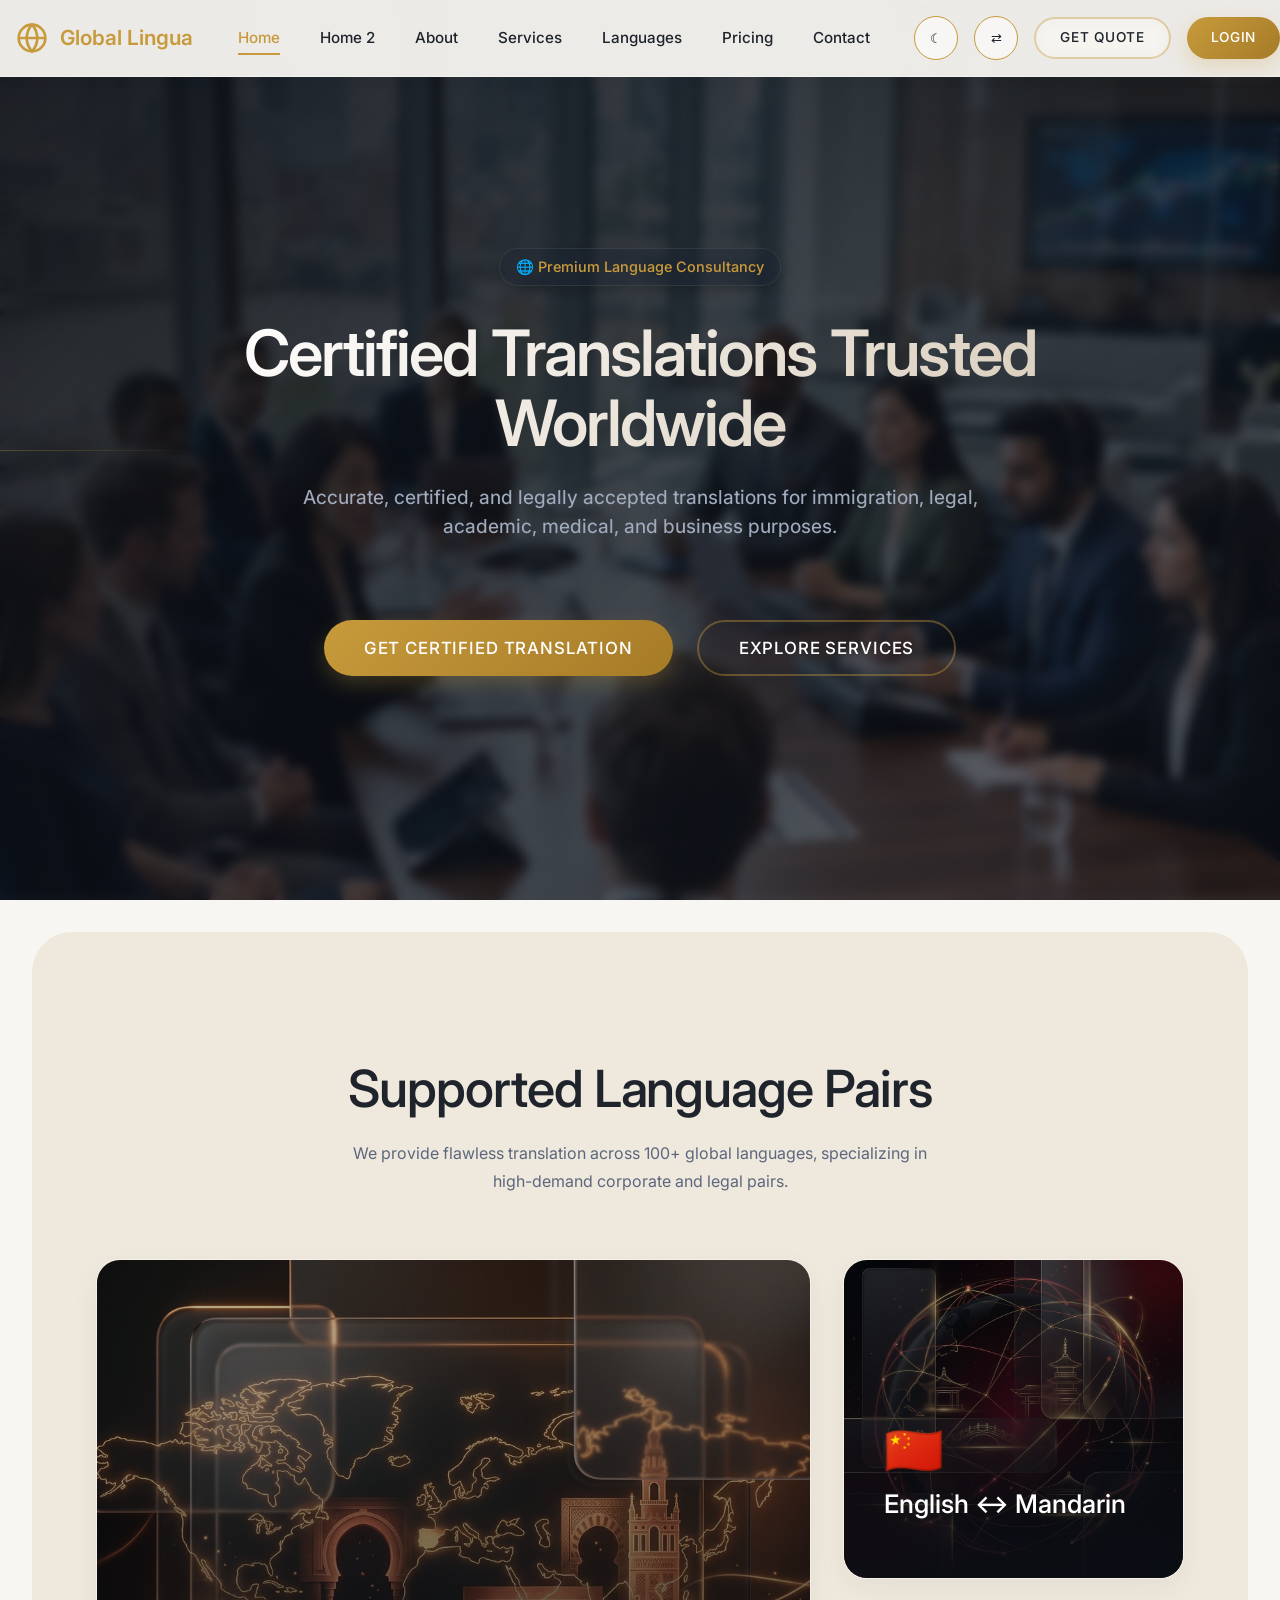
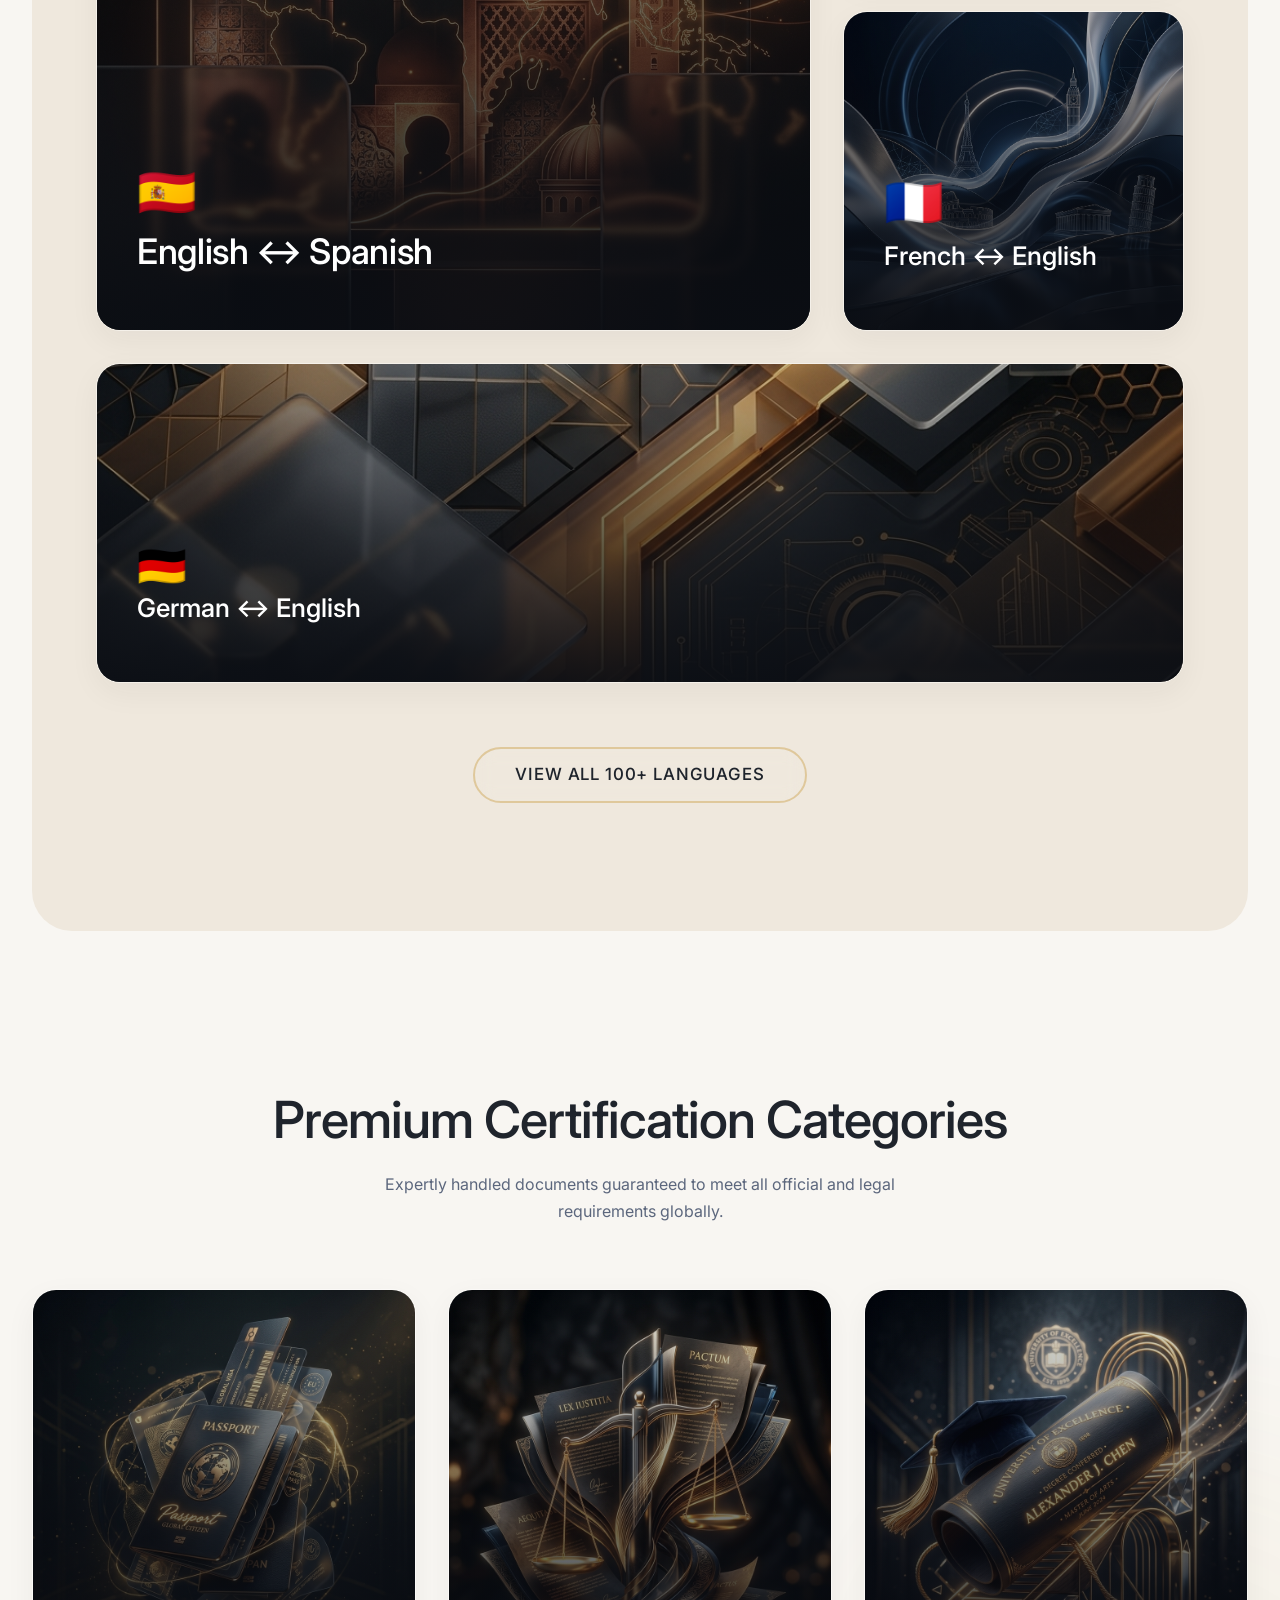
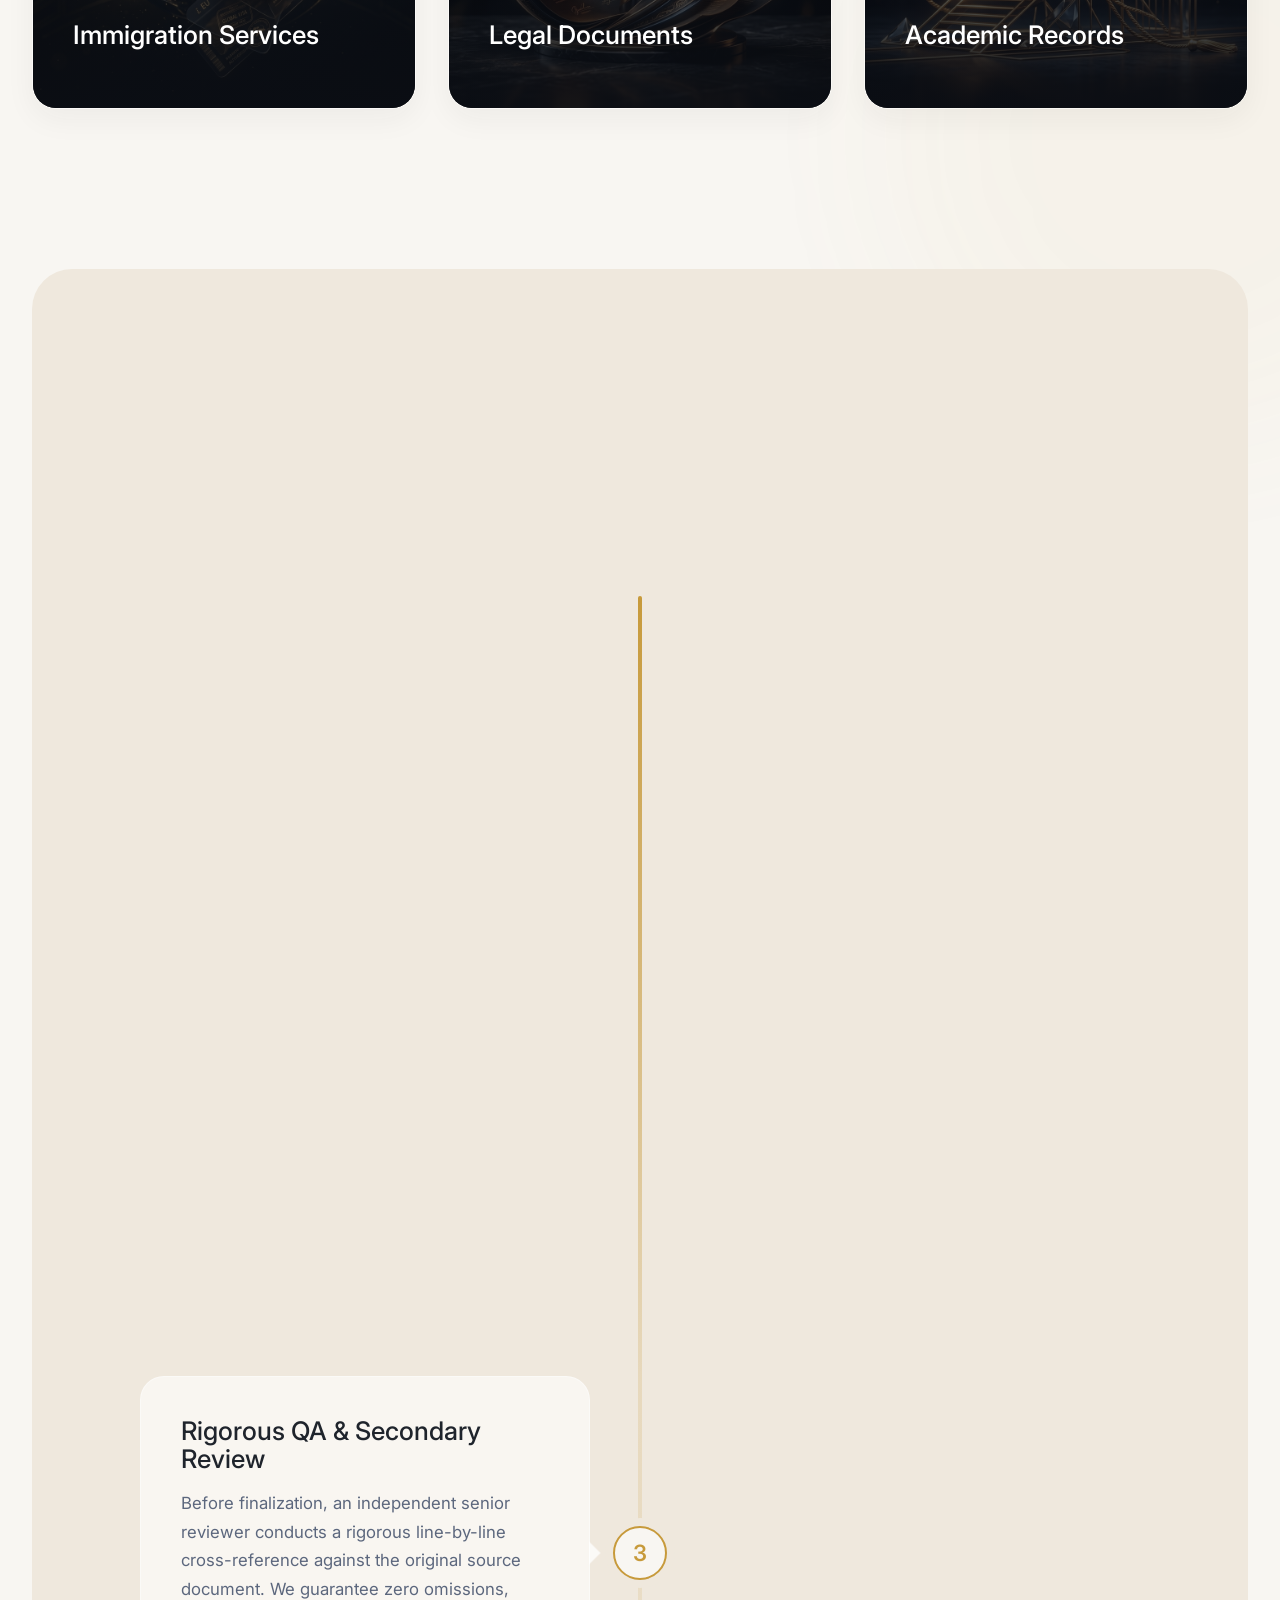
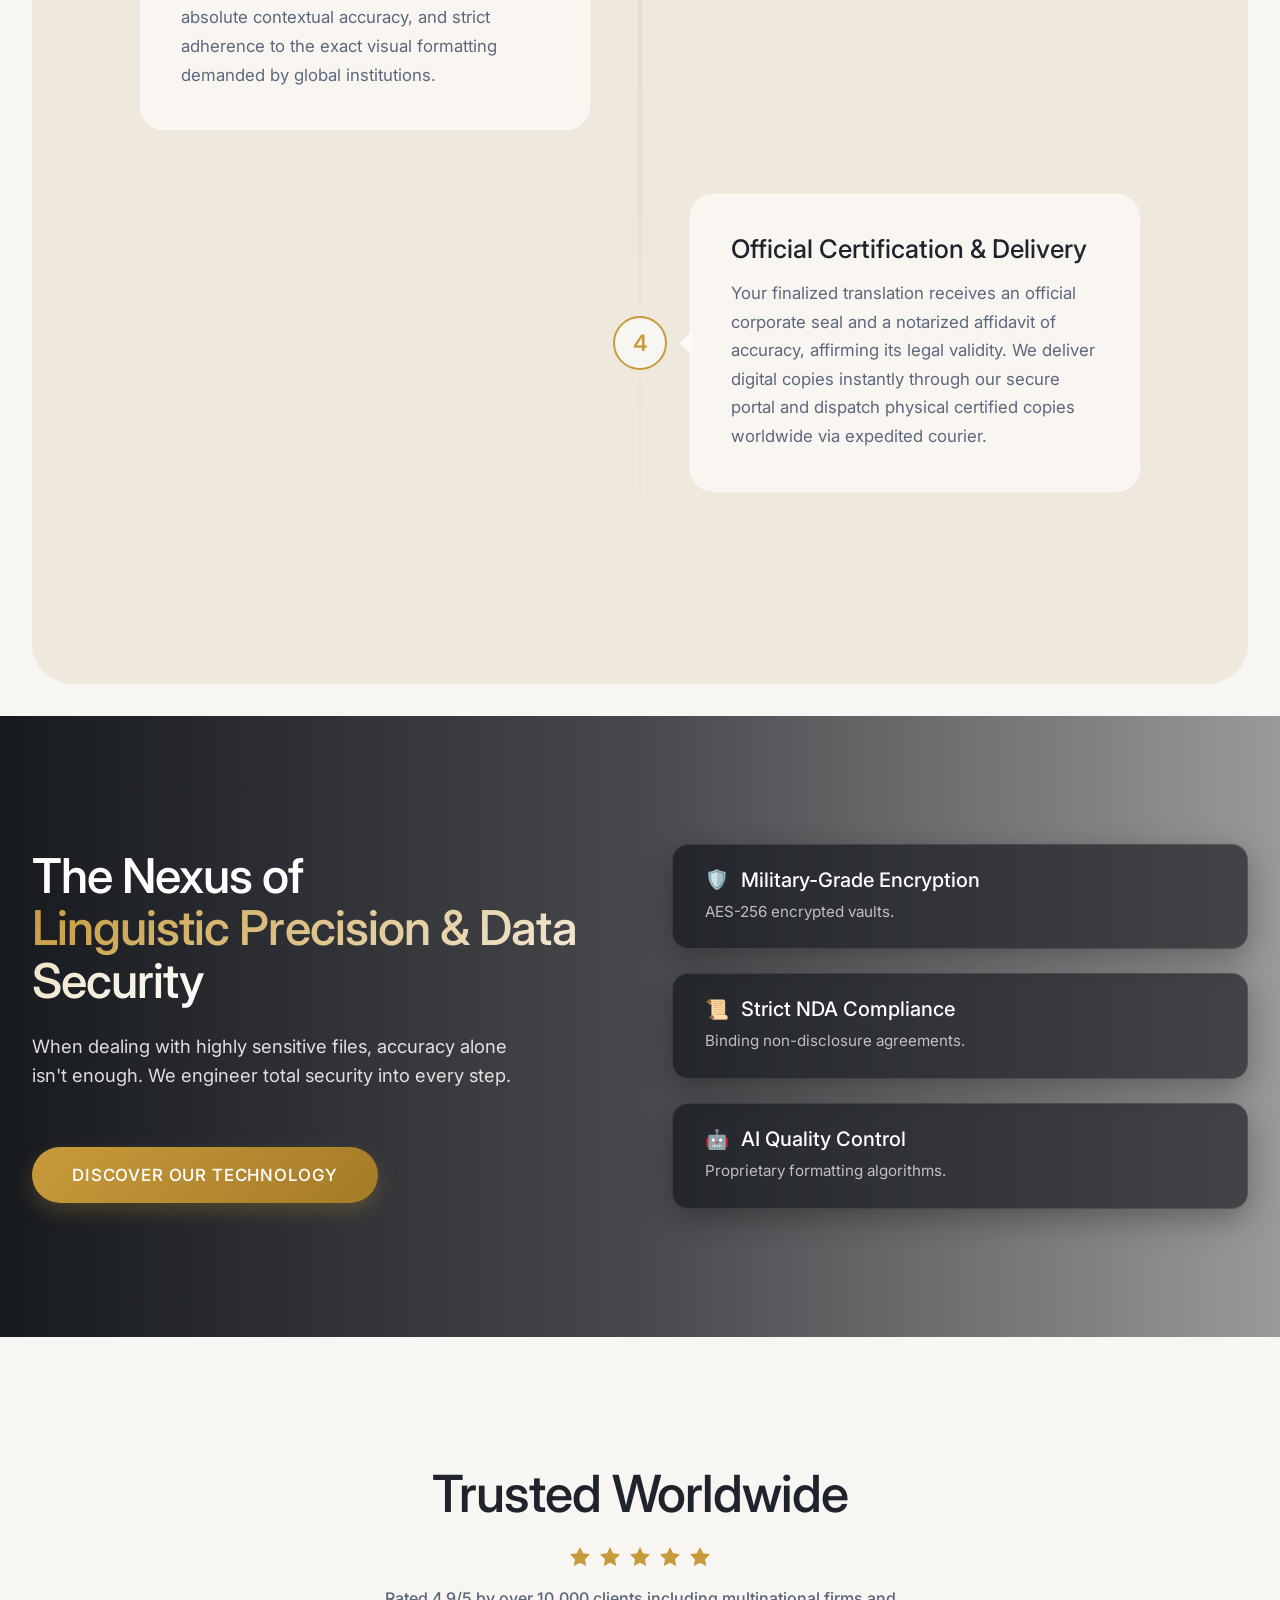
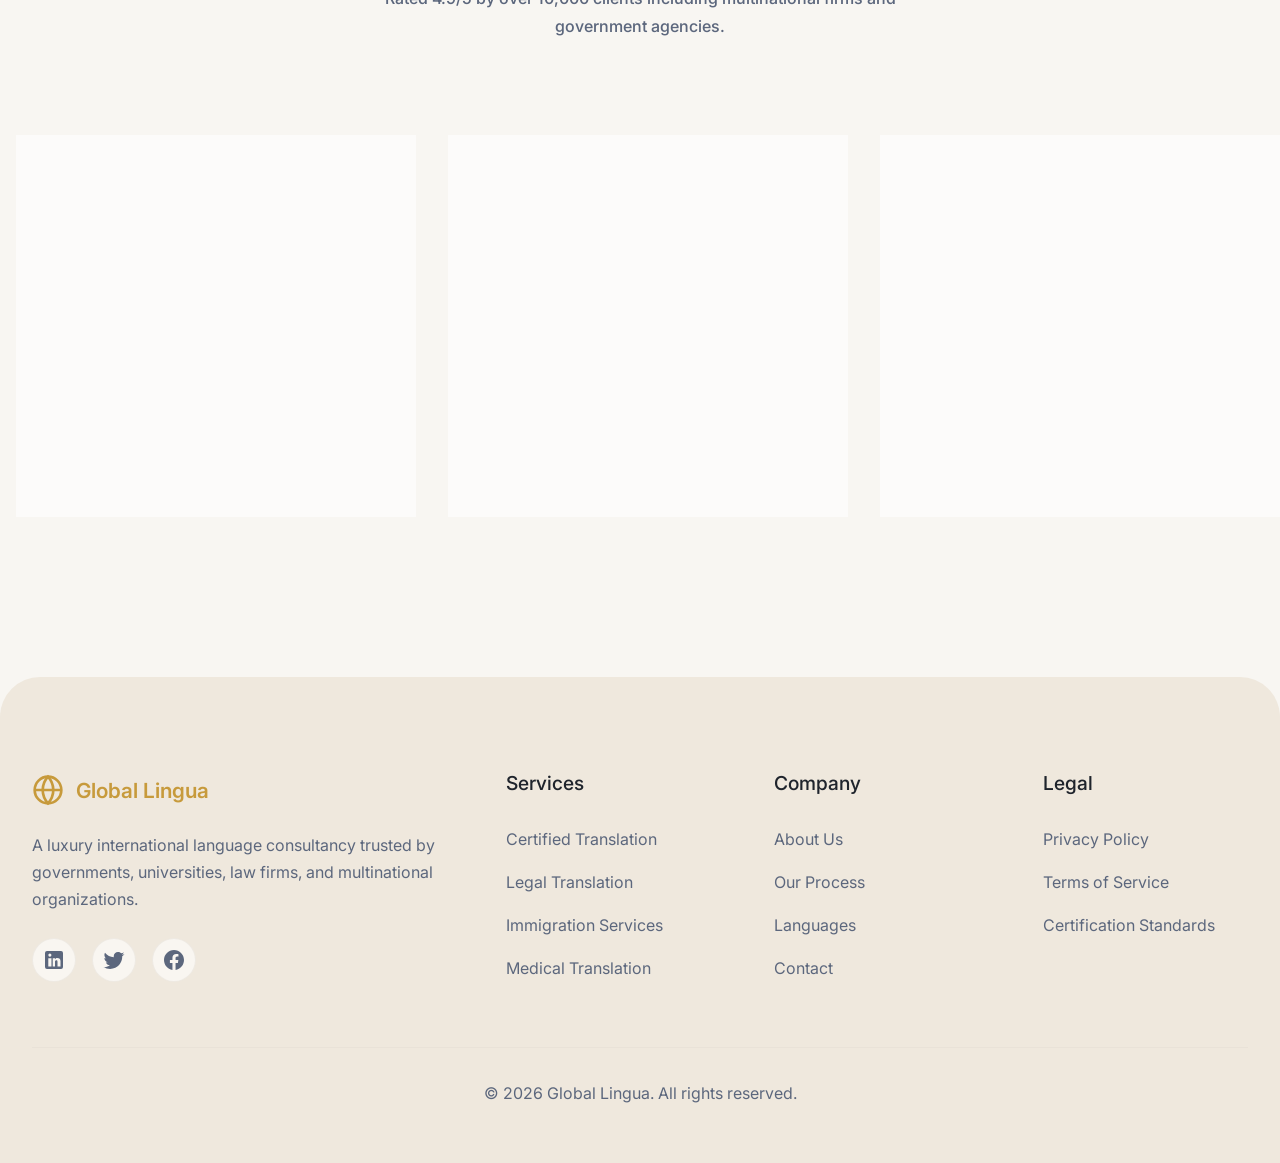
<file: index.html>
<!DOCTYPE html>
<html lang="en">
<head>
    <meta charset="UTF-8">
    <meta name="viewport" content="width=device-width, initial-scale=1.0">
    <title>Certified Translation Services | Global Language Consultancy</title>
    <meta name="description" content="Accurate, certified, and legally accepted translations for immigration, legal, academic, medical, and business purposes by professional international consultants.">
    <link href="https://fonts.googleapis.com/css2?family=Inter:wght@400;450;500;520;540;580&display=swap" rel="stylesheet">
    <link rel="stylesheet" href="css/style.css">
    <link rel="stylesheet" href="css/dark-mode.css">
    <link rel="stylesheet" href="css/rtl.css">
    <style>
        /* SVG Gradients globally defined */
        .svg-defs { display: none; }
        
        /* Ambient Blobs */
        .ambient-blob {
            position: absolute;
            border-radius: 50%;
            filter: blur(80px);
            opacity: 0.4;
            z-index: -1;
            pointer-events: none;
            animation: float 20s infinite ease-in-out alternate;
        }
        .blob-1 {
            width: 400px; height: 400px;
            background: rgba(199, 154, 59, 0.15); /* Gold */
            top: 10%; left: -100px;
        }
        .blob-2 {
            width: 600px; height: 600px;
            background: rgba(199, 154, 59, 0.1); /* Indigo */
            bottom: -200px; right: -200px;
            animation-delay: -5s;
        }
        [data-theme="dark"] .blob-1 { opacity: 0.1; }
        [data-theme="dark"] .blob-2 { opacity: 0.15; }

        @keyframes float {
            0% { transform: translate(0, 0) scale(1); }
            50% { transform: translate(50px, 30px) scale(1.1); }
            100% { transform: translate(-30px, 60px) scale(0.9); }
        }

        /* Hero 1 Animation - Global Language Flow */
        .hero-animation-overlay {
            position: absolute;
            top: 0; left: 0; width: 100%; height: 100%;
            pointer-events: none;
            overflow: hidden;
            z-index: 0;
            opacity: 0.8;
        }
        .flow-line {
            position: absolute;
            background: linear-gradient(90deg, transparent, rgba(199, 154, 59, 0.6), transparent);
            height: 1px;
            width: 400px;
            animation: flowStream 6s cubic-bezier(0.4, 0, 0.2, 1) infinite;
        }
        .flow-line:nth-child(1) { top: 30%; left: -400px; animation-delay: 0s; }
        .flow-line:nth-child(2) { top: 50%; left: -400px; animation-delay: 2s; width: 600px; }
        .flow-line:nth-child(3) { top: 70%; left: -400px; animation-delay: 4s; }
        
        .floating-word {
            position: absolute;
            color: rgba(255, 255, 255, 0.6);
            font-weight: 540;
            font-size: 1.5rem;
            animation: floatWord 15s linear infinite;
            opacity: 0;
            text-shadow: 0 4px 12px rgba(0,0,0,0.5);
            letter-spacing: 0.1em;
        }
        .w1 { top: 25%; left: 15%; animation-delay: 0s; }
        .w2 { top: 60%; left: 80%; animation-delay: 4s; }
        .w3 { top: 80%; left: 40%; animation-delay: 8s; }

        @media (max-width: 768px) {
            .hero-animation-overlay {
                display: none !important;
            }
        }

        @keyframes flowStream {
            0% { transform: translateX(0); opacity: 0; }
            50% { opacity: 1; }
            100% { transform: translateX(120vw); opacity: 0; }
        }
        @keyframes floatWord {
            0% { transform: translateY(60px) scale(0.9); opacity: 0; filter: blur(4px); }
            20% { opacity: 1; filter: blur(0px); transform: translateY(20px) scale(1); }
            80% { opacity: 1; filter: blur(0px); transform: translateY(-20px) scale(1); }
            100% { transform: translateY(-60px) scale(1.1); opacity: 0; filter: blur(4px); }
        }

        .hero {
            position: relative;
            padding-top: 120px;
            padding-bottom: 6rem;
            min-height: 100vh;
            display: flex;
            align-items: center;
            justify-content: center;
            overflow: hidden;
        }

        .hero-bg {
            position: absolute;
            top: 0; left: 0; width: 100%; height: 100%;
            background-image: url('images/hero_1.png');
            background-size: cover;
            background-position: center;
            z-index: -2;
            transform: scale(1.05); /* Slight scale for premium feel */
        }
        .hero-bg::after {
            content: '';
            position: absolute;
            top: 0; left: 0; width: 100%; height: 100%;
            background: linear-gradient(135deg, rgba(248, 246, 242, 0.95) 0%, rgba(248, 246, 242, 0.6) 100%);
            backdrop-filter: blur(3px); /* Glassmorphic hero */
        }
        [data-theme="dark"] .hero-bg::after {
            background: linear-gradient(135deg, rgba(11, 14, 20, 0.95) 0%, rgba(18, 23, 34, 0.6) 100%);
            backdrop-filter: blur(5px);
        }
        
        /* Premium Image Cards */
        .premium-img-card {
            position: relative;
            border-radius: var(--radius-lg);
            overflow: hidden;
            height: 420px;
            display: flex;
            flex-direction: column;
            justify-content: flex-end;
            border: 1px solid var(--glass-border);
            transition: all var(--transition-normal);
            box-shadow: var(--shadow-md);
        }
        
        .premium-img-card:hover {
            box-shadow: var(--shadow-lg);
            transform: translateY(-8px);
            border-color: var(--global-gold);
        }

        .premium-img-card img.bg-img {
            position: absolute;
            top: 0;
            left: 0;
            width: 100%;
            height: 100%;
            object-fit: cover;
            z-index: 0;
            transition: transform var(--transition-slow);
        }

        .premium-img-card:hover img.bg-img {
            transform: scale(1.08);
        }

        .premium-img-card::after {
            content: '';
            position: absolute;
            top: 0; left: 0; width: 100%; height: 100%;
            background: linear-gradient(to top, rgba(11, 14, 20, 0.95) 0%, rgba(11, 14, 20, 0.5) 50%, rgba(11, 14, 20, 0.1) 100%);
            z-index: 1;
        }

        .premium-img-content {
            position: relative;
            z-index: 2;
            padding: 2.5rem;
            color: #fff;
            transform: translateY(20px);
            transition: transform var(--transition-normal);
        }

        .premium-img-card:hover .premium-img-content {
            transform: translateY(0);
        }

        .premium-img-content h4 {
            color: #fff;
            margin-bottom: 0.75rem;
            font-size: 1.6rem;
            font-weight: 540;
        }

        .premium-img-content p {
            color: rgba(255, 255, 255, 0.85);
            font-size: 1rem;
            margin-bottom: 0;
            line-height: 1.6;
            opacity: 0;
            max-height: 0;
            overflow: hidden;
            transform: translateY(10px);
            transition: all var(--transition-normal);
        }
        
        .premium-img-card:hover .premium-img-content p {
            opacity: 1;
            max-height: 150px;
            margin-bottom: 1.5rem;
            transform: translateY(0);
        }

        .premium-img-content a {
            color: var(--global-gold);
            font-weight: 520;
            display: inline-flex;
            align-items: center;
            gap: 0.5rem;
            font-size: 0.95rem;
            text-transform: uppercase;
            letter-spacing: 0.05em;
            opacity: 0;
            max-height: 0;
            overflow: hidden;
            transition: all var(--transition-normal);
        }

        .premium-img-card:hover .premium-img-content a {
            opacity: 1;
            max-height: 50px;
        }
        
        .premium-img-content a:hover {
            color: #fff;
        }

        /* Premium Language Cards */
        .premium-lang-card {
            position: relative;
            border-radius: var(--radius-lg);
            overflow: hidden;
            height: 100%;
            min-height: 320px;
            display: flex;
            flex-direction: column;
            justify-content: flex-end;
            border: 1px solid var(--glass-border);
            transition: all var(--transition-normal);
            box-shadow: var(--shadow-md);
        }
        
        .bento-item-large.premium-lang-card {
            min-height: 500px;
        }

        /* Force Grid Fix to Override Caching */
        .bento-grid {
            display: grid !important;
            grid-template-columns: repeat(3, 1fr) !important;
            grid-auto-rows: minmax(320px, auto) !important;
            grid-template-rows: none !important;
            gap: 2rem !important;
            align-items: stretch !important;
        }
        
        .bento-item-large {
            grid-column: span 2 !important;
            grid-row: span 2 !important;
        }
        
        .bento-item-wide {
            grid-column: span 3 !important;
        }
        
        @media (max-width: 1024px) {
            .bento-grid { grid-template-columns: repeat(2, 1fr) !important; }
            .bento-item-large { grid-column: span 2 !important; grid-row: span 1 !important; }
            .bento-item-wide { grid-column: span 2 !important; }
            
            .hero-actions {
                display: flex !important;
                flex-direction: row !important;
                justify-content: center !important;
                gap: 1rem !important;
                width: 100% !important;
            }
            .hero-actions .btn {
                width: calc(50% - 0.5rem) !important;
                text-align: center !important;
                padding: 0.9rem 1rem !important;
                font-size: 0.85rem !important;
            }
        }
        
        @media (max-width: 767px) {
            .bento-grid { grid-template-columns: 1fr !important; }
            .bento-item-large { grid-column: span 1 !important; grid-row: span 1 !important; }
            .bento-item-wide { grid-column: span 1 !important; }
            
            .hero-actions {
                flex-direction: column !important;
            }
            .hero-actions .btn {
                width: 100% !important;
            }
        }

        .premium-lang-card:hover {
            box-shadow: var(--shadow-lg);
            transform: translateY(-5px);
            border-color: var(--global-gold);
        }

        .premium-lang-card img.bg-img {
            position: absolute;
            top: 0;
            left: 0;
            width: 100%;
            height: 100%;
            object-fit: cover;
            z-index: 0;
            transition: transform var(--transition-slow);
        }

        .premium-lang-card:hover img.bg-img {
            transform: scale(1.08);
        }

        .premium-lang-card::after {
            content: '';
            position: absolute;
            top: 0; left: 0; width: 100%; height: 100%;
            background: linear-gradient(to top, rgba(11, 14, 20, 0.95) 0%, rgba(11, 14, 20, 0.6) 50%, rgba(11, 14, 20, 0.2) 100%);
            z-index: 1;
        }

        .premium-lang-content {
            position: relative;
            z-index: 2;
            padding: 2.5rem;
            color: #fff;
            transform: translateY(20px);
            transition: transform var(--transition-normal);
        }

        .premium-lang-card:hover .premium-lang-content {
            transform: translateY(0);
        }

        .premium-lang-icon {
            font-size: 3rem;
            margin-bottom: 1rem;
            line-height: 1;
        }

        .premium-lang-content h3, .premium-lang-content h4 {
            color: #fff;
            margin-bottom: 0.75rem;
            font-size: 1.6rem;
            font-weight: 540;
        }
        
        .bento-item-large .premium-lang-content h3 {
            font-size: 2.2rem;
        }

        .premium-lang-content p {
            color: rgba(255, 255, 255, 0.85);
            font-size: 1rem;
            margin-bottom: 0;
            line-height: 1.6;
            opacity: 0;
            max-height: 0;
            overflow: hidden;
            transform: translateY(10px);
            transition: all var(--transition-normal);
        }
        
        .premium-lang-card:hover .premium-lang-content p {
            opacity: 1;
            max-height: 200px;
            margin-bottom: 1.5rem;
            transform: translateY(0);
        }

        .premium-lang-content a {
            color: var(--global-gold);
            font-weight: 520;
            display: inline-flex;
            align-items: center;
            gap: 0.5rem;
            font-size: 0.95rem;
            text-transform: uppercase;
            letter-spacing: 0.05em;
            opacity: 0;
            max-height: 0;
            overflow: hidden;
            transition: all var(--transition-normal);
        }

        .premium-lang-card:hover .premium-lang-content a {
            opacity: 1;
            max-height: 50px;
        }
        
        .premium-lang-content a:hover {
            color: #fff;
        }

        /* Premium Workflow Timeline */
        .workflow-timeline {
            position: relative;
            max-width: 1000px;
            margin: 0 auto;
            display: flex;
            flex-direction: column;
        }

        .workflow-timeline::before {
            content: '';
            position: absolute;
            top: 0; left: 50%;
            transform: translateX(-50%);
            width: 4px;
            height: 100%;
            background: linear-gradient(to bottom, var(--global-gold), rgba(199, 154, 59, 0.2), transparent);
            z-index: 0;
            border-radius: 4px;
        }

        .workflow-step {
            position: relative;
            margin-bottom: 4rem;
            z-index: 1;
            display: flex;
            align-items: center;
            width: 50%;
            padding-right: 50px;
            justify-content: flex-end;
        }

        .workflow-step:nth-child(even) {
            align-self: flex-end;
            padding-right: 0;
            padding-left: 50px;
            justify-content: flex-start;
        }

        .workflow-number {
            position: absolute;
            top: 50%; right: -27px;
            transform: translateY(-50%);
            width: 54px; height: 54px;
            background: var(--primary-bg);
            border: 2px solid var(--global-gold);
            border-radius: 50%;
            display: flex;
            align-items: center;
            justify-content: center;
            font-size: 1.4rem;
            font-weight: 580;
            color: var(--global-gold);
            box-shadow: 0 0 0 8px var(--secondary-bg);
            transition: all var(--transition-normal);
            z-index: 2;
        }

        .workflow-step:nth-child(even) .workflow-number {
            right: auto;
            left: -27px;
        }

        .workflow-step:hover .workflow-number {
            background: var(--global-gold);
            color: #fff;
            transform: translateY(-50%) scale(1.2);
            box-shadow: 0 0 25px rgba(199, 154, 59, 0.6), 0 0 0 8px var(--secondary-bg);
            border-color: var(--global-gold);
        }

        .workflow-content {
            background: var(--card-bg);
            border: 1px solid var(--glass-border);
            padding: 2.5rem;
            border-radius: var(--radius-lg);
            backdrop-filter: blur(12px);
            transition: all var(--transition-normal);
            width: 100%;
            position: relative;
        }

        .workflow-content::after {
            content: '';
            position: absolute;
            top: 50%;
            right: -12px;
            transform: translateY(-50%);
            border-width: 12px 0 12px 12px;
            border-style: solid;
            border-color: transparent transparent transparent var(--glass-border);
            z-index: 1;
            transition: all var(--transition-normal);
        }
        
        .workflow-content::before {
            content: '';
            position: absolute;
            top: 50%;
            right: -11px;
            transform: translateY(-50%);
            border-width: 11px 0 11px 11px;
            border-style: solid;
            border-color: transparent transparent transparent var(--card-bg);
            z-index: 2;
        }

        .workflow-step:nth-child(even) .workflow-content::after {
            right: auto;
            left: -12px;
            border-width: 12px 12px 12px 0;
            border-color: transparent var(--glass-border) transparent transparent;
        }
        
        .workflow-step:nth-child(even) .workflow-content::before {
            right: auto;
            left: -11px;
            border-width: 11px 11px 11px 0;
            border-color: transparent var(--card-bg) transparent transparent;
        }

        .workflow-step:hover .workflow-content {
            box-shadow: var(--glow-primary);
            border-color: var(--global-gold);
            transform: scale(1.02);
        }

        .workflow-step:hover .workflow-content::after {
            border-color: transparent transparent transparent var(--global-gold);
        }

        .workflow-step:nth-child(even):hover .workflow-content::after {
            border-color: transparent var(--global-gold) transparent transparent;
        }

        .workflow-content h4 {
            font-size: 1.6rem;
            margin-bottom: 1rem;
            color: var(--text-primary);
        }

        .workflow-content p {
            font-size: 1.05rem;
            margin-bottom: 0;
            color: var(--text-secondary);
            line-height: 1.7;
        }

        @media (max-width: 992px) {
            .workflow-timeline::before { left: 30px; transform: none; }
            .workflow-step { width: 100%; padding-left: 80px; padding-right: 0; justify-content: flex-start; margin-bottom: 3rem; align-self: flex-start; }
            .workflow-step:nth-child(even) { margin-left: 0; padding-left: 80px; padding-right: 0; align-self: flex-start; }
            .workflow-number { left: 5px; right: auto; top: 0; transform: translateY(0); width: 44px; height: 44px; font-size: 1.2rem; }
            .workflow-step:nth-child(even) .workflow-number { left: 5px; right: auto; }
            .workflow-step:hover .workflow-number { transform: translateY(0) scale(1.1); }
            .workflow-content::after, .workflow-content::before { display: none; }
            .workflow-content { padding: 1.8rem; }
            .workflow-step:hover .workflow-content { transform: translateX(10px); }
        }

        /* Premium Nexus Section */
        .nexus-section {
            position: relative;
            padding: 8rem 0;
            background: var(--primary-bg);
            min-height: 600px;
            display: flex;
            align-items: center;
        }

        .nexus-bento-bg {
            position: absolute;
            top: 0; left: 0; width: 100%; height: 100%;
            background-size: cover;
            background-position: center;
            background-attachment: fixed;
            z-index: 0;
        }

        .nexus-bento-overlay {
            position: absolute;
            top: 0; left: 0; width: 100%; height: 100%;
            background: linear-gradient(90deg, rgba(11, 14, 20, 0.95) 0%, rgba(11, 14, 20, 0.75) 50%, rgba(11, 14, 20, 0.4) 100%);
            z-index: 1;
        }

        .nexus-bento-content {
            position: relative;
            z-index: 2;
            display: grid;
            grid-template-columns: 1fr 1fr;
            gap: 4rem;
            width: 100%;
            align-items: center;
        }

        .nexus-header h2 {
            font-size: 3rem;
            line-height: 1.1;
            margin-bottom: 1.5rem;
            color: #fff;
        }

        .nexus-header h2 span {
            background: linear-gradient(135deg, var(--global-gold) 0%, #fff 100%);
            -webkit-background-clip: text;
            background-clip: text;
            -webkit-text-fill-color: transparent;
        }

        .nexus-header p {
            font-size: 1.15rem;
            color: rgba(255,255,255,0.85);
            margin-bottom: 2.5rem;
            max-width: 480px;
            line-height: 1.6;
        }

        .nexus-cards {
            display: grid;
            gap: 1.5rem;
        }

        .nexus-mini-card {
            background: rgba(11, 14, 20, 0.6);
            backdrop-filter: blur(16px);
            -webkit-backdrop-filter: blur(16px);
            border: 1px solid rgba(255,255,255,0.1);
            padding: 1.5rem 2rem;
            border-radius: var(--radius-md);
            transition: all var(--transition-normal);
            position: relative;
            overflow: hidden;
            box-shadow: 0 10px 30px rgba(0,0,0,0.3);
        }

        .nexus-mini-card:hover {
            background: rgba(11, 14, 20, 0.85);
            border-color: var(--global-gold);
            transform: translateX(-10px);
        }

        .nexus-mini-card::before {
            content: '';
            position: absolute;
            left: 0; top: 0; height: 100%; width: 4px;
            background: var(--global-gold);
            opacity: 0;
            transition: opacity var(--transition-normal);
        }

        .nexus-mini-card:hover::before {
            opacity: 1;
        }

        .nexus-mini-card h4 {
            color: #fff;
            margin: 0 0 0.5rem 0;
            font-size: 1.25rem;
            display: flex;
            align-items: center;
            gap: 0.75rem;
        }

        .nexus-mini-card p {
            margin: 0;
            color: rgba(255,255,255,0.7);
            font-size: 0.95rem;
        }

        @media (max-width: 992px) {
            .nexus-section {
                display: block !important;
                padding: 4rem 0 !important;
                min-height: auto !important;
                overflow: hidden !important;
                width: 100% !important;
                max-width: 100vw !important;
                box-sizing: border-box !important;
            }
            .nexus-section .container {
                display: block !important;
                width: 100% !important;
                max-width: 100% !important;
                padding: 0 1rem !important;
                margin: 0 !important;
                box-sizing: border-box !important;
                overflow: hidden !important;
            }
            .nexus-bento-content {
                display: flex !important;
                flex-direction: column !important;
                gap: 2rem !important;
                text-align: center !important;
                width: 100% !important;
                margin: 0 !important;
                padding: 0 !important;
                box-sizing: border-box !important;
            }
            .nexus-header {
                display: block !important;
                width: 100% !important;
                margin: 0 !important;
                padding: 0 !important;
                text-align: center !important;
                box-sizing: border-box !important;
            }
            .nexus-header h2 { 
                display: block !important;
                font-size: 2.2rem !important;
                text-align: center !important;
                width: 100% !important;
                margin: 0 0 1rem 0 !important;
                padding: 0 !important;
                box-sizing: border-box !important;
                word-wrap: break-word !important;
            }
            .nexus-header p {
                display: block !important;
                width: 100% !important;
                max-width: 100% !important;
                text-align: center !important;
                margin: 0 0 2rem 0 !important;
                padding: 0 !important;
                box-sizing: border-box !important;
                word-wrap: break-word !important;
                white-space: normal !important;
            }
            .nexus-header .btn {
                display: inline-block !important;
                width: 100% !important;
                max-width: 100% !important;
                margin: 0 !important;
                box-sizing: border-box !important;
            }
            .nexus-cards {
                display: flex !important;
                flex-direction: column !important;
                width: 100% !important;
                gap: 1.5rem !important;
                margin: 0 !important;
                padding: 0 !important;
                box-sizing: border-box !important;
            }
            .nexus-mini-card {
                display: block !important;
                text-align: center !important;
                width: 100% !important;
                margin: 0 !important;
                padding: 1.5rem 1rem !important;
                box-sizing: border-box !important;
            }
            .nexus-mini-card h4 {
                justify-content: center !important;
            }
            .nexus-bento-overlay {
                background: linear-gradient(180deg, rgba(11, 14, 20, 0.95) 0%, rgba(11, 14, 20, 0.8) 100%) !important;
            }
        }

        /* Testimonial Marquee */
        .marquee-container {
            width: 100%;
            overflow: hidden;
            position: relative;
            padding: 2rem 0;
            display: flex;
        }

        .marquee-container::before,
        .marquee-container::after {
            display: none;
        }

        .marquee-track {
            display: flex;
            gap: 2rem;
            width: max-content;
            animation: scrollMarquee 40s linear infinite;
            padding: 0 1rem;
        }

        .marquee-track:hover {
            animation-play-state: paused;
        }

        @keyframes scrollMarquee {
            0% { transform: translateX(0); }
            100% { transform: translateX(calc(-50% - 1rem)); }
        }

        /* Testimonial Card Animations */
        .testimonial-card {
            width: 400px;
            flex-shrink: 0;
            white-space: normal;
            transition: transform 0.4s cubic-bezier(0.175, 0.885, 0.32, 1.275), box-shadow 0.4s ease;
        }
        
        .testimonial-card:hover {
            transform: translateY(-12px);
        }

        .testimonial-avatar {
            transition: all 0.4s ease;
        }

        .testimonial-card:hover .testimonial-avatar {
            transform: scale(1.15) rotate(5deg);
            background: var(--global-gold) !important;
            color: #fff !important;
            box-shadow: 0 10px 20px rgba(199, 154, 59, 0.3);
        }

        .testimonial-stars svg {
            transition: transform 0.3s ease, filter 0.3s ease;
        }

        .testimonial-card:hover .testimonial-stars svg {
            transform: scale(1.2);
            filter: drop-shadow(0 0 5px rgba(199, 154, 59, 0.6));
        }
        
        .testimonial-card:hover .testimonial-stars svg:nth-child(1) { transition-delay: 0.0s; }
        .testimonial-card:hover .testimonial-stars svg:nth-child(2) { transition-delay: 0.05s; }
        .testimonial-card:hover .testimonial-stars svg:nth-child(3) { transition-delay: 0.1s; }
        .testimonial-card:hover .testimonial-stars svg:nth-child(4) { transition-delay: 0.15s; }
        .testimonial-card:hover .testimonial-stars svg:nth-child(5) { transition-delay: 0.2s; }
        /* Fix for Premium Certification Categories 3rd card on tablet */
        @media (max-width: 1024px) {
            .grid-3 > .premium-img-card:last-child {
                grid-column: 1 / -1;
                justify-self: center;
                width: calc(50% - 1rem);
            }
        }
        @media (max-width: 768px) {
            .grid-3 > .premium-img-card:last-child {
                grid-column: auto;
                justify-self: stretch;
                width: 100%;
            }
        }
    </style>
    <link rel="icon" type="image/svg+xml" href="images/favicon.svg">
</head>
<body>

    <svg class="svg-defs">
        <defs>
            <linearGradient id="gold-gradient" x1="0%" y1="0%" x2="100%" y2="100%">
                <stop offset="0%" stop-color="#E8C779" />
                <stop offset="100%" stop-color="#A67B27" />
            </linearGradient>
            <linearGradient id="indigo-gradient" x1="0%" y1="0%" x2="100%" y2="100%">
                <stop offset="0%" stop-color="#5C6BC0" />
                <stop offset="100%" stop-color="#283593" />
            </linearGradient>
        </defs>
    </svg>

        <!-- Navbar -->
    <nav class="navbar">
        <div class="container navbar-container">
            <a href="index.html" class="navbar-logo">
                <svg viewBox="0 0 24 24" fill="none" xmlns="http://www.w3.org/2000/svg">
                    <path d="M12 22C17.5228 22 22 17.5228 22 12C22 6.47715 17.5228 2 12 2C6.47715 2 2 6.47715 2 12C2 17.5228 6.47715 22 12 22Z" stroke="currentColor" stroke-width="2"/>
                    <path d="M2 12H22M12 2C14.5013 4.73835 15.9228 8.29203 16 12C15.9228 15.708 14.5013 19.2616 12 22C9.49872 19.2616 8.07725 15.708 8 12C8.07725 8.29203 9.49872 4.73835 12 2Z" stroke="currentColor" stroke-width="2"/>
                </svg>
                Global Lingua
            </a>
            
            <button class="mobile-menu-toggle" id="mobile-menu-toggle">☰</button>
            
            <ul class="navbar-menu">
                <li><a href="index.html" class="active">Home</a></li>
                <li><a href="home-2.html">Home 2</a></li>
                <li><a href="about.html">About</a></li>
                <li><a href="services.html">Services</a></li>
                <li><a href="languages.html">Languages</a></li>
                <li><a href="pricing.html">Pricing</a></li>
                <li><a href="contact.html">Contact</a></li>
            </ul>

            <div class="navbar-actions">
                <button class="icon-btn" id="theme-toggle" aria-label="Toggle Dark Mode">☾</button>
                <button class="icon-btn" id="rtl-toggle" aria-label="Toggle RTL">⇄</button>
                <a href="instant-quote.html" class="btn btn-secondary">Get Quote</a>
                <a href="login.html" class="btn btn-primary">Login</a>
            </div>
        </div>
    </nav>

    <!-- Hero Section -->
    <header class="hero" data-theme="dark">
        <div class="hero-bg"></div>
        <div class="ambient-blob blob-1"></div>
        
        <div class="hero-animation-overlay">
            <div class="flow-line"></div>
            <div class="flow-line"></div>
            <div class="flow-line"></div>
            <div class="floating-word w1">Traducción</div>
            <div class="floating-word w2">Übersetzung</div>
            <div class="floating-word w3">翻訳</div>
        </div>

        <div class="container hero-content animate-on-scroll text-center" style="margin: 0 auto; display: flex; flex-direction: column; align-items: center;">
            <div style="display: inline-block; padding: 6px 16px; border: 1px solid var(--glass-border); border-radius: 30px; background: var(--card-bg); backdrop-filter: blur(10px); margin-bottom: 2rem; font-size: 0.9rem; font-weight: 520; color: var(--global-gold); box-shadow: var(--shadow-sm);">
                🌐 Premium Language Consultancy
            </div>
            <h1>Certified Translations Trusted Worldwide</h1>
            <p class="subheading" style="max-width: 700px;">Accurate, certified, and legally accepted translations for immigration, legal, academic, medical, and business purposes.</p>
            <div class="hero-actions">
                <a href="instant-quote.html" class="btn btn-primary">Get Certified Translation</a>
                <a href="services.html" class="btn btn-secondary">Explore Services</a>
            </div>
        </div>
    </header>

    <!-- 1. Supported Language Pairs (Bento Grid) -->
    <section class="section section-bg-secondary">
        <div class="container">
            <div class="section-header text-center animate-on-scroll" style="margin-bottom: 4rem;">
                <h2>Supported Language Pairs</h2>
                <p style="max-width: 600px; margin: 0 auto;">We provide flawless translation across 100+ global languages, specializing in high-demand corporate and legal pairs.</p>
            </div>
            
            <div class="bento-grid">
                <div class="premium-lang-card bento-item-large animate-on-scroll">
                    <img src="images/lang_es.png" alt="English to Spanish Translation" class="bg-img">
                    <div class="premium-lang-content">
                        <div class="premium-lang-icon">🇪🇸</div>
                        <h3>English ↔ Spanish</h3>
                        <p>Comprehensive localization for North American, Latin American, and European markets. Expertly handling USCIS compliance, legal contracts, and medical trials with cultural nuance.</p>
                        <a href="languages.html">Explore Route</a>
                    </div>
                </div>
                
                <div class="premium-lang-card animate-on-scroll">
                    <img src="images/lang_cn.png" alt="English to Mandarin Translation" class="bg-img">
                    <div class="premium-lang-content">
                        <div class="premium-lang-icon">🇨🇳</div>
                        <h4>English ↔ Mandarin</h4>
                        <p>Corporate and technical translations ensuring precise localization for the Asian market.</p>
                        <a href="languages.html">Learn More</a>
                    </div>
                </div>
                
                <div class="premium-lang-card animate-on-scroll">
                    <img src="images/lang_fr.png" alt="French to English Translation" class="bg-img">
                    <div class="premium-lang-content">
                        <div class="premium-lang-icon">🇫🇷</div>
                        <h4>French ↔ English</h4>
                        <p>Certified immigration and academic documents for cross-border mobility in Canada and the EU.</p>
                        <a href="languages.html">Learn More</a>
                    </div>
                </div>
                
                <div class="premium-lang-card bento-item-wide animate-on-scroll">
                    <img src="images/lang_de.png" alt="German to English Translation" class="bg-img">
                    <div class="premium-lang-content">
                        <div class="premium-lang-icon" style="font-size: 2.5rem; margin-bottom: 0.5rem;">🇩🇪</div>
                        <h4>German ↔ English</h4>
                        <p>Engineering, technical manuals, and corporate communication accuracy for DACH regions.</p>
                        <a href="languages.html">Learn More</a>
                    </div>
                </div>
            </div>

            <div class="text-center" style="margin-top: 4rem;">
                <a href="languages.html" class="btn btn-secondary">View All 100+ Languages</a>
            </div>
        </div>
    </section>

    <!-- 2. Certified Translation Categories -->
    <section class="section">
        <div class="ambient-blob blob-2"></div>
        <div class="container">
            <div class="section-header text-center animate-on-scroll" style="margin-bottom: 4rem;">
                <h2>Premium Certification Categories</h2>
                <p style="max-width: 600px; margin: 0 auto;">Expertly handled documents guaranteed to meet all official and legal requirements globally.</p>
            </div>
            <div class="grid grid-3">
                <div class="premium-img-card animate-on-scroll">
                    <img src="images/immigration.png" alt="Immigration Services" class="bg-img">
                    <div class="premium-img-content">
                        <h4>Immigration Services</h4>
                        <p>USCIS accepted translations for birth certificates, marriage licenses, and visas. We ensure your application avoids RFE delays.</p>
                        <a href="service-details.html">Learn More</a>
                    </div>
                </div>
                <div class="premium-img-card animate-on-scroll">
                    <img src="images/legal.png" alt="Legal Documents" class="bg-img">
                    <div class="premium-img-content">
                        <h4>Legal Documents</h4>
                        <p>Contracts, court transcripts, and sworn declarations translated with absolute legal precision and strict confidentiality.</p>
                        <a href="service-details.html">Learn More</a>
                    </div>
                </div>
                <div class="premium-img-card animate-on-scroll">
                    <img src="images/academic.png" alt="Academic Records" class="bg-img">
                    <div class="premium-img-content">
                        <h4>Academic Records</h4>
                        <p>Diplomas, transcripts, and syllabus translations properly formatted for international university admissions.</p>
                        <a href="service-details.html">Learn More</a>
                    </div>
                </div>
            </div>
        </div>
    </section>

    <!-- 3. Translation Workflow -->
    <section class="section section-bg-secondary">
        <div class="container">
            <div class="section-header text-center animate-on-scroll" style="margin-bottom: 4rem;">
                <h2>Our Rigorous Workflow</h2>
                <p style="max-width: 600px; margin: 0 auto;">A stringent, globally recognized certification process guaranteeing precision and compliance from submission to delivery.</p>
            </div>
            
            <div class="workflow-timeline">
                <div class="workflow-step animate-on-scroll">
                    <div class="workflow-number">1</div>
                    <div class="workflow-content">
                        <h4>Secure Upload & Consultation</h4>
                        <p>Begin by submitting your files through our encrypted, compliance-ready portal. Within 30 minutes, a dedicated language consultant will provide a transparent project timeline, a precise quote, and identify any critical legal or academic formatting requirements necessary for your target destination.</p>
                    </div>
                </div>
                
                <div class="workflow-step animate-on-scroll">
                    <div class="workflow-number">2</div>
                    <div class="workflow-content">
                        <h4>Native-Speaker Translation</h4>
                        <p>Your documents are assigned exclusively to a certified linguist with verified subject-matter expertise. Our professionals ensure flawless cultural localization and precise terminology preservation, whether parsing a complex international merger agreement or translating a nuanced medical history.</p>
                    </div>
                </div>
                
                <div class="workflow-step animate-on-scroll">
                    <div class="workflow-number">3</div>
                    <div class="workflow-content">
                        <h4>Rigorous QA & Secondary Review</h4>
                        <p>Before finalization, an independent senior reviewer conducts a rigorous line-by-line cross-reference against the original source document. We guarantee zero omissions, absolute contextual accuracy, and strict adherence to the exact visual formatting demanded by global institutions.</p>
                    </div>
                </div>
                
                <div class="workflow-step animate-on-scroll">
                    <div class="workflow-number">4</div>
                    <div class="workflow-content">
                        <h4>Official Certification & Delivery</h4>
                        <p>Your finalized translation receives an official corporate seal and a notarized affidavit of accuracy, affirming its legal validity. We deliver digital copies instantly through our secure portal and dispatch physical certified copies worldwide via expedited courier.</p>
                    </div>
                </div>
            </div>
        </div>
    </section>

    <!-- Unmatched Scale & Security (Nexus Section) -->
    <section class="nexus-section">
        <div class="nexus-bento-bg" style="background-image: url('images/global_nexus.png');"></div>
        <div class="nexus-bento-overlay"></div>
        <div class="container" style="position: relative; z-index: 2;">
                
                <div class="nexus-bento-content animate-on-scroll">
                    <div class="nexus-header">
                        <h2>The Nexus of <br><span>Linguistic Precision & Data Security</span></h2>
                        <p>When dealing with highly sensitive files, accuracy alone isn't enough. We engineer total security into every step.</p>
                        <a href="about.html" class="btn btn-primary" style="margin-top: 1rem;">Discover Our Technology</a>
                    </div>
                    
                    <div class="nexus-cards">
                        <div class="nexus-mini-card">
                            <h4><span style="font-size: 1.2rem;">🛡️</span> Military-Grade Encryption</h4>
                            <p>AES-256 encrypted vaults.</p>
                        </div>
                        <div class="nexus-mini-card">
                            <h4><span style="font-size: 1.2rem;">📜</span> Strict NDA Compliance</h4>
                            <p>Binding non-disclosure agreements.</p>
                        </div>
                        <div class="nexus-mini-card">
                            <h4><span style="font-size: 1.2rem;">🤖</span> AI Quality Control</h4>
                            <p>Proprietary formatting algorithms.</p>
                        </div>
                    </div>
                </div>
        </div>
    </section>

    <!-- 4. Client Success Stories -->
    <section class="section">
        <div class="container">
            <div class="section-header text-center animate-on-scroll" style="margin-bottom: 4rem;">
                <h2>Trusted Worldwide</h2>
                <div style="display: flex; justify-content: center; gap: 6px; color: var(--global-gold); margin-bottom: 1rem;">
                    <svg width="24" height="24" viewBox="0 0 24 24" fill="currentColor"><path d="M12 2L15.09 8.26L22 9.27L17 14.14L18.18 21.02L12 17.77L5.82 21.02L7 14.14L2 9.27L8.91 8.26L12 2Z"/></svg>
                    <svg width="24" height="24" viewBox="0 0 24 24" fill="currentColor"><path d="M12 2L15.09 8.26L22 9.27L17 14.14L18.18 21.02L12 17.77L5.82 21.02L7 14.14L2 9.27L8.91 8.26L12 2Z"/></svg>
                    <svg width="24" height="24" viewBox="0 0 24 24" fill="currentColor"><path d="M12 2L15.09 8.26L22 9.27L17 14.14L18.18 21.02L12 17.77L5.82 21.02L7 14.14L2 9.27L8.91 8.26L12 2Z"/></svg>
                    <svg width="24" height="24" viewBox="0 0 24 24" fill="currentColor"><path d="M12 2L15.09 8.26L22 9.27L17 14.14L18.18 21.02L12 17.77L5.82 21.02L7 14.14L2 9.27L8.91 8.26L12 2Z"/></svg>
                    <svg width="24" height="24" viewBox="0 0 24 24" fill="currentColor"><path d="M12 2L15.09 8.26L22 9.27L17 14.14L18.18 21.02L12 17.77L5.82 21.02L7 14.14L2 9.27L8.91 8.26L12 2Z"/></svg>
                </div>
                <p style="max-width: 600px; margin: 0 auto; font-weight: 520;">Rated 4.9/5 by over 10,000 clients including multinational firms and government agencies.</p>
            </div>
        </div>
        <div class="marquee-container animate-on-scroll">
            <div class="marquee-track">
                    <!-- Card 1 -->
                    <div class="card testimonial-card" style="border-top: 4px solid var(--global-gold); display: flex; flex-direction: column; justify-content: space-between;">
                        <div>
                            <div class="testimonial-stars" style="display: flex; gap: 4px; color: var(--global-gold); margin-bottom: 1.5rem;">
                                <svg width="20" height="20" viewBox="0 0 24 24" fill="currentColor"><path d="M12 2L15.09 8.26L22 9.27L17 14.14L18.18 21.02L12 17.77L5.82 21.02L7 14.14L2 9.27L8.91 8.26L12 2Z"/></svg>
                                <svg width="20" height="20" viewBox="0 0 24 24" fill="currentColor"><path d="M12 2L15.09 8.26L22 9.27L17 14.14L18.18 21.02L12 17.77L5.82 21.02L7 14.14L2 9.27L8.91 8.26L12 2Z"/></svg>
                                <svg width="20" height="20" viewBox="0 0 24 24" fill="currentColor"><path d="M12 2L15.09 8.26L22 9.27L17 14.14L18.18 21.02L12 17.77L5.82 21.02L7 14.14L2 9.27L8.91 8.26L12 2Z"/></svg>
                                <svg width="20" height="20" viewBox="0 0 24 24" fill="currentColor"><path d="M12 2L15.09 8.26L22 9.27L17 14.14L18.18 21.02L12 17.77L5.82 21.02L7 14.14L2 9.27L8.91 8.26L12 2Z"/></svg>
                                <svg width="20" height="20" viewBox="0 0 24 24" fill="currentColor"><path d="M12 2L15.09 8.26L22 9.27L17 14.14L18.18 21.02L12 17.77L5.82 21.02L7 14.14L2 9.27L8.91 8.26L12 2Z"/></svg>
                            </div>
                            <p class="card-content" style="font-size: 1.1rem; font-style: italic; margin-bottom: 0;">"Global Lingua provided impeccable legal translations for our international merger. Their precision and speed were vital to our success."</p>
                        </div>
                        <div style="display: flex; align-items: center; gap: 1rem; margin-top: 2rem;">
                            <div class="testimonial-avatar" style="width: 48px; height: 48px; border-radius: 50%; background: var(--secondary-bg); display: flex; align-items: center; justify-content: center; font-weight: 580; color: var(--global-gold);">SJ</div>
                            <div>
                                <strong style="color: var(--text-primary);">Sarah Jenkins</strong><br>
                                <span style="font-size: 0.85rem; color: var(--text-secondary);">Partner, International Law Firm</span>
                            </div>
                        </div>
                    </div>
                    <!-- Card 2 -->
                    <div class="card testimonial-card" style="border-top: 4px solid var(--global-gold); display: flex; flex-direction: column; justify-content: space-between;">
                        <div>
                            <div class="testimonial-stars" style="display: flex; gap: 4px; color: var(--global-gold); margin-bottom: 1.5rem;">
                                <svg width="20" height="20" viewBox="0 0 24 24" fill="currentColor"><path d="M12 2L15.09 8.26L22 9.27L17 14.14L18.18 21.02L12 17.77L5.82 21.02L7 14.14L2 9.27L8.91 8.26L12 2Z"/></svg>
                                <svg width="20" height="20" viewBox="0 0 24 24" fill="currentColor"><path d="M12 2L15.09 8.26L22 9.27L17 14.14L18.18 21.02L12 17.77L5.82 21.02L7 14.14L2 9.27L8.91 8.26L12 2Z"/></svg>
                                <svg width="20" height="20" viewBox="0 0 24 24" fill="currentColor"><path d="M12 2L15.09 8.26L22 9.27L17 14.14L18.18 21.02L12 17.77L5.82 21.02L7 14.14L2 9.27L8.91 8.26L12 2Z"/></svg>
                                <svg width="20" height="20" viewBox="0 0 24 24" fill="currentColor"><path d="M12 2L15.09 8.26L22 9.27L17 14.14L18.18 21.02L12 17.77L5.82 21.02L7 14.14L2 9.27L8.91 8.26L12 2Z"/></svg>
                                <svg width="20" height="20" viewBox="0 0 24 24" fill="currentColor"><path d="M12 2L15.09 8.26L22 9.27L17 14.14L18.18 21.02L12 17.77L5.82 21.02L7 14.14L2 9.27L8.91 8.26L12 2Z"/></svg>
                            </div>
                            <p class="card-content" style="font-size: 1.1rem; font-style: italic; margin-bottom: 0;">"My USCIS application was approved without a hitch thanks to their perfectly certified birth certificate translation. Highly recommended."</p>
                        </div>
                        <div style="display: flex; align-items: center; gap: 1rem; margin-top: 2rem;">
                            <div class="testimonial-avatar" style="width: 48px; height: 48px; border-radius: 50%; background: var(--secondary-bg); display: flex; align-items: center; justify-content: center; font-weight: 580; color: var(--global-gold);">MR</div>
                            <div>
                                <strong style="color: var(--text-primary);">Mateo R.</strong><br>
                                <span style="font-size: 0.85rem; color: var(--text-secondary);">Immigration Client</span>
                            </div>
                        </div>
                    </div>
                    <!-- Card 3 -->
                    <div class="card testimonial-card" style="border-top: 4px solid var(--diplomatic-teal); display: flex; flex-direction: column; justify-content: space-between;">
                        <div>
                            <div class="testimonial-stars" style="display: flex; gap: 4px; color: var(--global-gold); margin-bottom: 1.5rem;">
                                <svg width="20" height="20" viewBox="0 0 24 24" fill="currentColor"><path d="M12 2L15.09 8.26L22 9.27L17 14.14L18.18 21.02L12 17.77L5.82 21.02L7 14.14L2 9.27L8.91 8.26L12 2Z"/></svg>
                                <svg width="20" height="20" viewBox="0 0 24 24" fill="currentColor"><path d="M12 2L15.09 8.26L22 9.27L17 14.14L18.18 21.02L12 17.77L5.82 21.02L7 14.14L2 9.27L8.91 8.26L12 2Z"/></svg>
                                <svg width="20" height="20" viewBox="0 0 24 24" fill="currentColor"><path d="M12 2L15.09 8.26L22 9.27L17 14.14L18.18 21.02L12 17.77L5.82 21.02L7 14.14L2 9.27L8.91 8.26L12 2Z"/></svg>
                                <svg width="20" height="20" viewBox="0 0 24 24" fill="currentColor"><path d="M12 2L15.09 8.26L22 9.27L17 14.14L18.18 21.02L12 17.77L5.82 21.02L7 14.14L2 9.27L8.91 8.26L12 2Z"/></svg>
                                <svg width="20" height="20" viewBox="0 0 24 24" fill="currentColor"><path d="M12 2L15.09 8.26L22 9.27L17 14.14L18.18 21.02L12 17.77L5.82 21.02L7 14.14L2 9.27L8.91 8.26L12 2Z"/></svg>
                            </div>
                            <p class="card-content" style="font-size: 1.1rem; font-style: italic; margin-bottom: 0;">"We rely on them for all our medical device localization. Absolute top-tier professionalism, accuracy, and incredible turnaround times."</p>
                        </div>
                        <div style="display: flex; align-items: center; gap: 1rem; margin-top: 2rem;">
                            <div class="testimonial-avatar" style="width: 48px; height: 48px; border-radius: 50%; background: var(--secondary-bg); display: flex; align-items: center; justify-content: center; font-weight: 580; color: var(--global-gold);">EC</div>
                            <div>
                                <strong style="color: var(--text-primary);">Dr. Emily Chen</strong><br>
                                <span style="font-size: 0.85rem; color: var(--text-secondary);">Director of Global Medical Affairs</span>
                            </div>
                        </div>
                    </div>
                    <!-- Card 4 (New) -->
                    <div class="card testimonial-card" style="border-top: 4px solid var(--text-secondary); display: flex; flex-direction: column; justify-content: space-between;">
                        <div>
                            <div class="testimonial-stars" style="display: flex; gap: 4px; color: var(--global-gold); margin-bottom: 1.5rem;">
                                <svg width="20" height="20" viewBox="0 0 24 24" fill="currentColor"><path d="M12 2L15.09 8.26L22 9.27L17 14.14L18.18 21.02L12 17.77L5.82 21.02L7 14.14L2 9.27L8.91 8.26L12 2Z"/></svg>
                                <svg width="20" height="20" viewBox="0 0 24 24" fill="currentColor"><path d="M12 2L15.09 8.26L22 9.27L17 14.14L18.18 21.02L12 17.77L5.82 21.02L7 14.14L2 9.27L8.91 8.26L12 2Z"/></svg>
                                <svg width="20" height="20" viewBox="0 0 24 24" fill="currentColor"><path d="M12 2L15.09 8.26L22 9.27L17 14.14L18.18 21.02L12 17.77L5.82 21.02L7 14.14L2 9.27L8.91 8.26L12 2Z"/></svg>
                                <svg width="20" height="20" viewBox="0 0 24 24" fill="currentColor"><path d="M12 2L15.09 8.26L22 9.27L17 14.14L18.18 21.02L12 17.77L5.82 21.02L7 14.14L2 9.27L8.91 8.26L12 2Z"/></svg>
                                <svg width="20" height="20" viewBox="0 0 24 24" fill="currentColor"><path d="M12 2L15.09 8.26L22 9.27L17 14.14L18.18 21.02L12 17.77L5.82 21.02L7 14.14L2 9.27L8.91 8.26L12 2Z"/></svg>
                            </div>
                            <p class="card-content" style="font-size: 1.1rem; font-style: italic; margin-bottom: 0;">"Exceptional quality for our academic transcripts. The formatting was preserved perfectly and the university accepted them immediately."</p>
                        </div>
                        <div style="display: flex; align-items: center; gap: 1rem; margin-top: 2rem;">
                            <div class="testimonial-avatar" style="width: 48px; height: 48px; border-radius: 50%; background: var(--secondary-bg); display: flex; align-items: center; justify-content: center; font-weight: 580; color: var(--global-gold);">AT</div>
                            <div>
                                <strong style="color: var(--text-primary);">Aisha T.</strong><br>
                                <span style="font-size: 0.85rem; color: var(--text-secondary);">International Student</span>
                            </div>
                        </div>
                    </div>
                    <!-- REPEAT FOR INFINITE MARQUEE -->
                    <!-- Card 1 -->
                    <div class="card testimonial-card" style="border-top: 4px solid var(--global-gold); display: flex; flex-direction: column; justify-content: space-between;">
                        <div>
                            <div class="testimonial-stars" style="display: flex; gap: 4px; color: var(--global-gold); margin-bottom: 1.5rem;">
                                <svg width="20" height="20" viewBox="0 0 24 24" fill="currentColor"><path d="M12 2L15.09 8.26L22 9.27L17 14.14L18.18 21.02L12 17.77L5.82 21.02L7 14.14L2 9.27L8.91 8.26L12 2Z"/></svg>
                                <svg width="20" height="20" viewBox="0 0 24 24" fill="currentColor"><path d="M12 2L15.09 8.26L22 9.27L17 14.14L18.18 21.02L12 17.77L5.82 21.02L7 14.14L2 9.27L8.91 8.26L12 2Z"/></svg>
                                <svg width="20" height="20" viewBox="0 0 24 24" fill="currentColor"><path d="M12 2L15.09 8.26L22 9.27L17 14.14L18.18 21.02L12 17.77L5.82 21.02L7 14.14L2 9.27L8.91 8.26L12 2Z"/></svg>
                                <svg width="20" height="20" viewBox="0 0 24 24" fill="currentColor"><path d="M12 2L15.09 8.26L22 9.27L17 14.14L18.18 21.02L12 17.77L5.82 21.02L7 14.14L2 9.27L8.91 8.26L12 2Z"/></svg>
                                <svg width="20" height="20" viewBox="0 0 24 24" fill="currentColor"><path d="M12 2L15.09 8.26L22 9.27L17 14.14L18.18 21.02L12 17.77L5.82 21.02L7 14.14L2 9.27L8.91 8.26L12 2Z"/></svg>
                            </div>
                            <p class="card-content" style="font-size: 1.1rem; font-style: italic; margin-bottom: 0;">"Global Lingua provided impeccable legal translations for our international merger. Their precision and speed were vital to our success."</p>
                        </div>
                        <div style="display: flex; align-items: center; gap: 1rem; margin-top: 2rem;">
                            <div class="testimonial-avatar" style="width: 48px; height: 48px; border-radius: 50%; background: var(--secondary-bg); display: flex; align-items: center; justify-content: center; font-weight: 580; color: var(--global-gold);">SJ</div>
                            <div>
                                <strong style="color: var(--text-primary);">Sarah Jenkins</strong><br>
                                <span style="font-size: 0.85rem; color: var(--text-secondary);">Partner, International Law Firm</span>
                            </div>
                        </div>
                    </div>
                    <!-- Card 2 -->
                    <div class="card testimonial-card" style="border-top: 4px solid var(--global-gold); display: flex; flex-direction: column; justify-content: space-between;">
                        <div>
                            <div class="testimonial-stars" style="display: flex; gap: 4px; color: var(--global-gold); margin-bottom: 1.5rem;">
                                <svg width="20" height="20" viewBox="0 0 24 24" fill="currentColor"><path d="M12 2L15.09 8.26L22 9.27L17 14.14L18.18 21.02L12 17.77L5.82 21.02L7 14.14L2 9.27L8.91 8.26L12 2Z"/></svg>
                                <svg width="20" height="20" viewBox="0 0 24 24" fill="currentColor"><path d="M12 2L15.09 8.26L22 9.27L17 14.14L18.18 21.02L12 17.77L5.82 21.02L7 14.14L2 9.27L8.91 8.26L12 2Z"/></svg>
                                <svg width="20" height="20" viewBox="0 0 24 24" fill="currentColor"><path d="M12 2L15.09 8.26L22 9.27L17 14.14L18.18 21.02L12 17.77L5.82 21.02L7 14.14L2 9.27L8.91 8.26L12 2Z"/></svg>
                                <svg width="20" height="20" viewBox="0 0 24 24" fill="currentColor"><path d="M12 2L15.09 8.26L22 9.27L17 14.14L18.18 21.02L12 17.77L5.82 21.02L7 14.14L2 9.27L8.91 8.26L12 2Z"/></svg>
                                <svg width="20" height="20" viewBox="0 0 24 24" fill="currentColor"><path d="M12 2L15.09 8.26L22 9.27L17 14.14L18.18 21.02L12 17.77L5.82 21.02L7 14.14L2 9.27L8.91 8.26L12 2Z"/></svg>
                            </div>
                            <p class="card-content" style="font-size: 1.1rem; font-style: italic; margin-bottom: 0;">"My USCIS application was approved without a hitch thanks to their perfectly certified birth certificate translation. Highly recommended."</p>
                        </div>
                        <div style="display: flex; align-items: center; gap: 1rem; margin-top: 2rem;">
                            <div class="testimonial-avatar" style="width: 48px; height: 48px; border-radius: 50%; background: var(--secondary-bg); display: flex; align-items: center; justify-content: center; font-weight: 580; color: var(--global-gold);">MR</div>
                            <div>
                                <strong style="color: var(--text-primary);">Mateo R.</strong><br>
                                <span style="font-size: 0.85rem; color: var(--text-secondary);">Immigration Client</span>
                            </div>
                        </div>
                    </div>
                    <!-- Card 3 -->
                    <div class="card testimonial-card" style="border-top: 4px solid var(--diplomatic-teal); display: flex; flex-direction: column; justify-content: space-between;">
                        <div>
                            <div class="testimonial-stars" style="display: flex; gap: 4px; color: var(--global-gold); margin-bottom: 1.5rem;">
                                <svg width="20" height="20" viewBox="0 0 24 24" fill="currentColor"><path d="M12 2L15.09 8.26L22 9.27L17 14.14L18.18 21.02L12 17.77L5.82 21.02L7 14.14L2 9.27L8.91 8.26L12 2Z"/></svg>
                                <svg width="20" height="20" viewBox="0 0 24 24" fill="currentColor"><path d="M12 2L15.09 8.26L22 9.27L17 14.14L18.18 21.02L12 17.77L5.82 21.02L7 14.14L2 9.27L8.91 8.26L12 2Z"/></svg>
                                <svg width="20" height="20" viewBox="0 0 24 24" fill="currentColor"><path d="M12 2L15.09 8.26L22 9.27L17 14.14L18.18 21.02L12 17.77L5.82 21.02L7 14.14L2 9.27L8.91 8.26L12 2Z"/></svg>
                                <svg width="20" height="20" viewBox="0 0 24 24" fill="currentColor"><path d="M12 2L15.09 8.26L22 9.27L17 14.14L18.18 21.02L12 17.77L5.82 21.02L7 14.14L2 9.27L8.91 8.26L12 2Z"/></svg>
                                <svg width="20" height="20" viewBox="0 0 24 24" fill="currentColor"><path d="M12 2L15.09 8.26L22 9.27L17 14.14L18.18 21.02L12 17.77L5.82 21.02L7 14.14L2 9.27L8.91 8.26L12 2Z"/></svg>
                            </div>
                            <p class="card-content" style="font-size: 1.1rem; font-style: italic; margin-bottom: 0;">"We rely on them for all our medical device localization. Absolute top-tier professionalism, accuracy, and incredible turnaround times."</p>
                        </div>
                        <div style="display: flex; align-items: center; gap: 1rem; margin-top: 2rem;">
                            <div class="testimonial-avatar" style="width: 48px; height: 48px; border-radius: 50%; background: var(--secondary-bg); display: flex; align-items: center; justify-content: center; font-weight: 580; color: var(--global-gold);">EC</div>
                            <div>
                                <strong style="color: var(--text-primary);">Dr. Emily Chen</strong><br>
                                <span style="font-size: 0.85rem; color: var(--text-secondary);">Director of Global Medical Affairs</span>
                            </div>
                        </div>
                    </div>
                    <!-- Card 4 (New) -->
                    <div class="card testimonial-card" style="border-top: 4px solid var(--text-secondary); display: flex; flex-direction: column; justify-content: space-between;">
                        <div>
                            <div class="testimonial-stars" style="display: flex; gap: 4px; color: var(--global-gold); margin-bottom: 1.5rem;">
                                <svg width="20" height="20" viewBox="0 0 24 24" fill="currentColor"><path d="M12 2L15.09 8.26L22 9.27L17 14.14L18.18 21.02L12 17.77L5.82 21.02L7 14.14L2 9.27L8.91 8.26L12 2Z"/></svg>
                                <svg width="20" height="20" viewBox="0 0 24 24" fill="currentColor"><path d="M12 2L15.09 8.26L22 9.27L17 14.14L18.18 21.02L12 17.77L5.82 21.02L7 14.14L2 9.27L8.91 8.26L12 2Z"/></svg>
                                <svg width="20" height="20" viewBox="0 0 24 24" fill="currentColor"><path d="M12 2L15.09 8.26L22 9.27L17 14.14L18.18 21.02L12 17.77L5.82 21.02L7 14.14L2 9.27L8.91 8.26L12 2Z"/></svg>
                                <svg width="20" height="20" viewBox="0 0 24 24" fill="currentColor"><path d="M12 2L15.09 8.26L22 9.27L17 14.14L18.18 21.02L12 17.77L5.82 21.02L7 14.14L2 9.27L8.91 8.26L12 2Z"/></svg>
                                <svg width="20" height="20" viewBox="0 0 24 24" fill="currentColor"><path d="M12 2L15.09 8.26L22 9.27L17 14.14L18.18 21.02L12 17.77L5.82 21.02L7 14.14L2 9.27L8.91 8.26L12 2Z"/></svg>
                            </div>
                            <p class="card-content" style="font-size: 1.1rem; font-style: italic; margin-bottom: 0;">"Exceptional quality for our academic transcripts. The formatting was preserved perfectly and the university accepted them immediately."</p>
                        </div>
                        <div style="display: flex; align-items: center; gap: 1rem; margin-top: 2rem;">
                            <div class="testimonial-avatar" style="width: 48px; height: 48px; border-radius: 50%; background: var(--secondary-bg); display: flex; align-items: center; justify-content: center; font-weight: 580; color: var(--global-gold);">AT</div>
                            <div>
                                <strong style="color: var(--text-primary);">Aisha T.</strong><br>
                                <span style="font-size: 0.85rem; color: var(--text-secondary);">International Student</span>
                            </div>
                        </div>
                    </div>
                </div>
            </div>
    </section>

    <!-- Footer -->
    <footer class="footer">
        <div class="container">
            <div class="footer-grid">
                <div class="footer-brand animate-on-scroll">
                    <a href="index.html" class="navbar-logo" style="padding-left: 0; margin-bottom: 1.5rem;">
                        <svg viewBox="0 0 24 24" fill="none" xmlns="http://www.w3.org/2000/svg">
                            <path d="M12 22C17.5228 22 22 17.5228 22 12C22 6.47715 17.5228 2 12 2C6.47715 2 2 6.47715 2 12C2 17.5228 6.47715 22 12 22Z" stroke="currentColor" stroke-width="2"/>
                            <path d="M2 12H22M12 2C14.5013 4.73835 15.9228 8.29203 16 12C15.9228 15.708 14.5013 19.2616 12 22C9.49872 19.2616 8.07725 15.708 8 12C8.07725 8.29203 9.49872 4.73835 12 2Z" stroke="currentColor" stroke-width="2"/>
                        </svg>
                        Global Lingua
                    </a>
                    <p>A luxury international language consultancy trusted by governments, universities, law firms, and multinational organizations.</p>
                    <div class="social-icons" style="display: flex; gap: 1rem; margin-top: 1.5rem;">
                        <a href="#" class="social-icon" aria-label="LinkedIn">
                            <svg width="24" height="24" viewBox="0 0 24 24" fill="currentColor"><path d="M19 3A2 2 0 0 1 21 5V19A2 2 0 0 1 19 21H5A2 2 0 0 1 3 19V5A2 2 0 0 1 5 3H19M18.5 18.5V13.2A3.26 3.26 0 0 0 15.24 9.94C14 9.94 13.4 10.61 13 11.16V10.13H10.74V18.5H13V13.78C13 12.54 13.9 12.18 14.54 12.18C15.28 12.18 15.5 12.8 15.5 13.78V18.5H18.5M7.88 8.66A1.56 1.56 0 1 0 7.88 5.54A1.56 1.56 0 0 0 7.88 8.66M6.3 18.5H9.46V10.13H6.3V18.5Z"/></svg>
                        </a>
                        <a href="#" class="social-icon" aria-label="Twitter">
                            <svg width="24" height="24" viewBox="0 0 24 24" fill="currentColor"><path d="M22.46 6C21.69 6.35 20.86 6.58 20 6.69C20.88 6.16 21.56 5.32 21.88 4.31C21.05 4.81 20.13 5.16 19.16 5.36C18.37 4.5 17.26 4 16 4C13.65 4 11.73 5.92 11.73 8.29C11.73 8.63 11.77 8.96 11.84 9.27C8.28 9.09 5.11 7.38 3 4.79C2.63 5.42 2.42 6.16 2.42 6.94C2.42 8.43 3.17 9.75 4.33 10.5C3.62 10.5 2.96 10.3 2.38 10V10.03C2.38 12.11 3.86 13.85 5.82 14.24C5.46 14.34 5.08 14.39 4.69 14.39C4.42 14.39 4.15 14.36 3.89 14.31C4.43 16.03 6.03 17.27 7.92 17.31C6.44 18.47 4.58 19.15 2.56 19.15C2.22 19.15 1.88 19.13 1.54 19.09C3.44 20.31 5.68 21 8.08 21C15.93 21 20.22 14.5 20.22 8.86C20.22 8.67 20.22 8.49 20.2 8.3C21.04 7.69 21.81 6.9 22.46 6Z"/></svg>
                        </a>
                        <a href="#" class="social-icon" aria-label="Facebook">
                            <svg width="24" height="24" viewBox="0 0 24 24" fill="currentColor"><path d="M12 2.04C6.5 2.04 2 6.53 2 12.06C2 17.06 5.66 21.21 10.44 21.96V14.96H7.9V12.06H10.44V9.85C10.44 7.34 11.93 5.96 14.22 5.96C15.31 5.96 16.45 6.15 16.45 6.15V8.62H15.19C13.95 8.62 13.56 9.39 13.56 10.18V12.06H16.34L15.89 14.96H13.56V21.96C18.34 21.21 22 17.06 22 12.06C22 6.53 17.5 2.04 12 2.04Z"/></svg>
                        </a>
                    </div>
                </div>
                <div class="animate-on-scroll">
                    <h4 class="footer-heading">Services</h4>
                    <ul class="footer-links">
                        <li><a href="service-details.html">Certified Translation</a></li>
                        <li><a href="service-details.html">Legal Translation</a></li>
                        <li><a href="service-details.html">Immigration Services</a></li>
                        <li><a href="service-details.html">Medical Translation</a></li>
                    </ul>
                </div>
                <div class="animate-on-scroll">
                    <h4 class="footer-heading">Company</h4>
                    <ul class="footer-links">
                        <li><a href="about.html">About Us</a></li>
                        <li><a href="translation-process.html">Our Process</a></li>
                        <li><a href="languages.html">Languages</a></li>
                        <li><a href="contact.html">Contact</a></li>
                    </ul>
                </div>
                <div class="animate-on-scroll">
                    <h4 class="footer-heading">Legal</h4>
                    <ul class="footer-links">
                        <li><a href="#">Privacy Policy</a></li>
                        <li><a href="#">Terms of Service</a></li>
                        <li><a href="#">Certification Standards</a></li>
                    </ul>
                </div>
            </div>
            <div class="footer-bottom" style="justify-content: center; text-align: center;">
                <p>&copy; 2026 Global Lingua. All rights reserved.</p>
            </div>
        </div>
    </footer>

    <script src="js/main.js"></script>
</body>
</html>
</file>
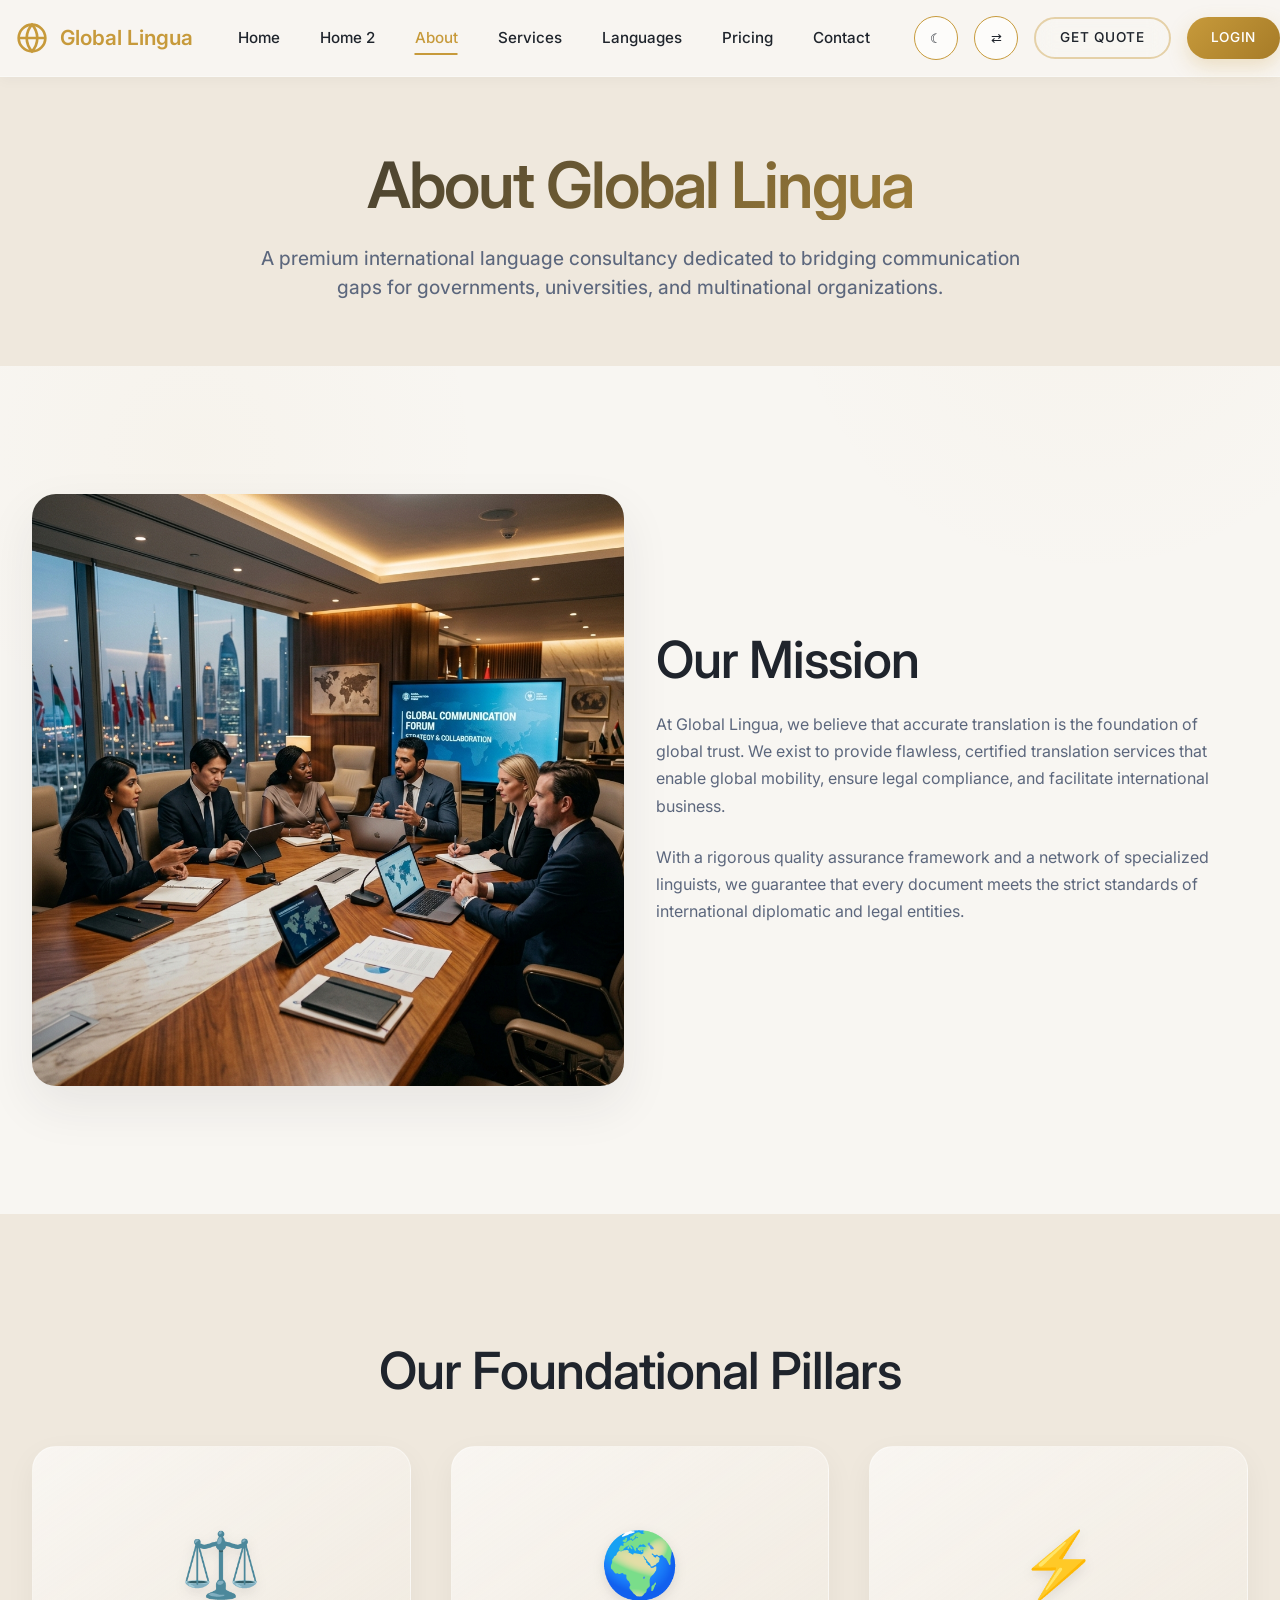
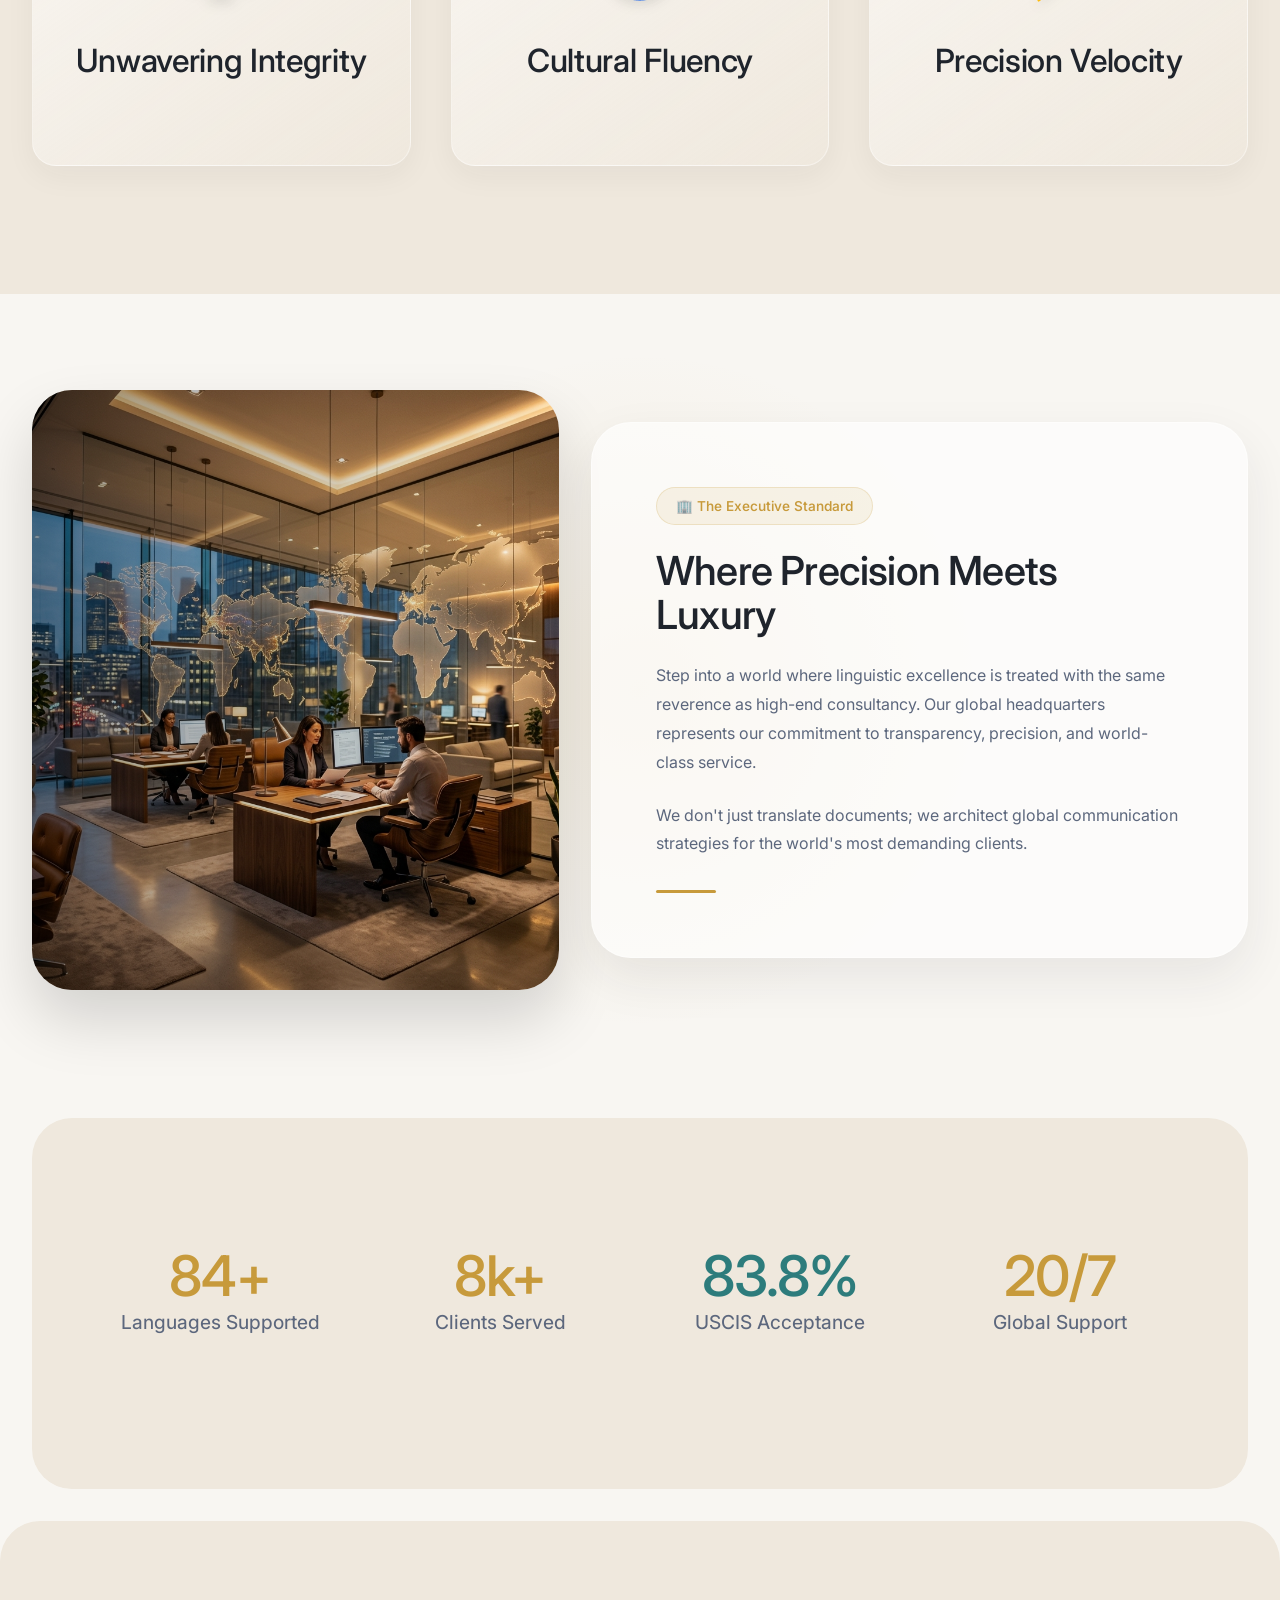
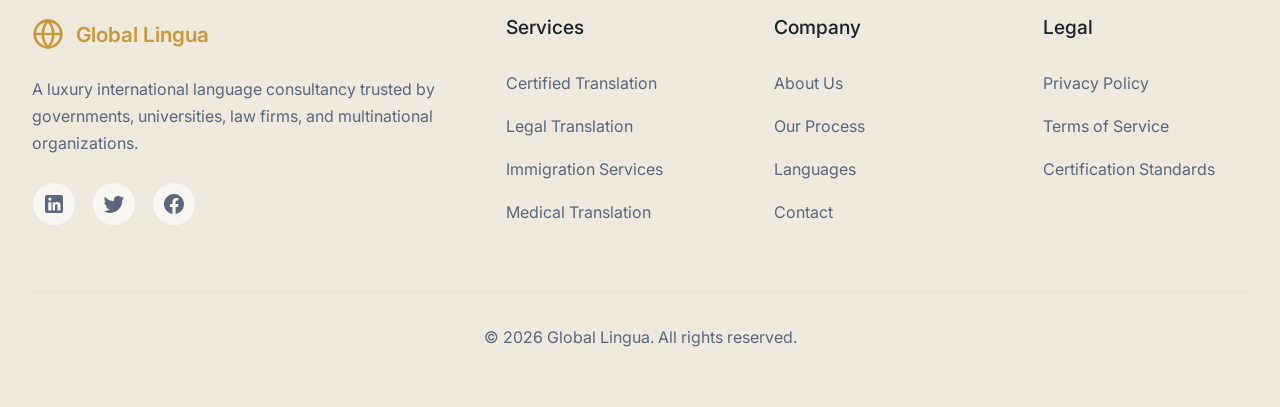
<file: about.html>
<!DOCTYPE html>
<html lang="en">
<head>
    <meta charset="UTF-8">
    <meta name="viewport" content="width=device-width, initial-scale=1.0">
    <title>About Us | Global Lingua</title>
    <link href="https://fonts.googleapis.com/css2?family=Inter:wght@400;450;500;520;540;580&display=swap" rel="stylesheet">
    <link rel="stylesheet" href="css/style.css">
    <link rel="stylesheet" href="css/dark-mode.css">
    <link rel="stylesheet" href="css/rtl.css">
    <style>
        /* Unique Flip Cards Animation */
        .flip-grid {
            display: grid;
            grid-template-columns: repeat(3, 1fr);
            gap: 2.5rem;
            perspective: 1000px;
        }
        
        .flip-card {
            background-color: transparent;
            height: 320px;
            perspective: 1000px;
            cursor: pointer;
        }

        .flip-card-inner {
            position: relative;
            width: 100%;
            height: 100%;
            text-align: center;
            transition: transform 0.8s cubic-bezier(0.4, 0, 0.2, 1);
            transform-style: preserve-3d;
            border-radius: var(--radius-lg);
            box-shadow: var(--shadow-md);
        }

        .flip-card:hover .flip-card-inner {
            transform: rotateY(180deg);
        }

        .flip-card-front, .flip-card-back {
            position: absolute;
            width: 100%;
            height: 100%;
            -webkit-backface-visibility: hidden;
            backface-visibility: hidden;
            border-radius: var(--radius-lg);
            display: flex;
            flex-direction: column;
            align-items: center;
            justify-content: center;
            padding: 2.5rem;
            border: 1px solid var(--glass-border);
        }

        .flip-card-front {
            background: linear-gradient(145deg, var(--card-bg), var(--secondary-bg));
            color: var(--text-primary);
        }

        .flip-card-back {
            background: linear-gradient(145deg, var(--global-gold), #A67B27);
            color: white;
            transform: rotateY(180deg);
            border: none;
        }

        .flip-card-back p {
            color: white;
            font-size: 1.05rem;
            line-height: 1.6;
        }

        .flip-icon {
            font-size: 4rem;
            margin-bottom: 1.5rem;
            filter: drop-shadow(0 4px 6px rgba(0,0,0,0.1));
        }

        /* Unique Asymmetrical Layout & Animations */
        .unique-split-layout {
            display: flex;
            align-items: center;
            gap: 2rem;
            position: relative;
        }

        .usl-image-wrapper {
            flex: 1;
            position: relative;
            border-radius: var(--radius-xl);
            overflow: hidden;
            box-shadow: 0 30px 60px rgba(0,0,0,0.15);
            z-index: 1;
            animation: slowFloat 8s ease-in-out infinite;
        }

        .usl-image {
            width: 100%;
            height: 600px;
            object-fit: cover;
            display: block;
            transition: transform 1.5s ease;
        }

        .usl-image-wrapper:hover .usl-image {
            transform: scale(1.08);
        }

        .usl-image-overlay {
            position: absolute;
            inset: 0;
            background: linear-gradient(to right, rgba(0,0,0,0.4), transparent);
            pointer-events: none;
        }

        .usl-content-panel {
            flex: 1;
            background: var(--card-bg);
            backdrop-filter: blur(20px);
            -webkit-backdrop-filter: blur(20px);
            padding: 4rem;
            border-radius: var(--radius-xl);
            border: 1px solid var(--glass-border);
            box-shadow: var(--shadow-lg);
            z-index: 2;
        }

        .signature-line {
            width: 60px;
            height: 3px;
            background: var(--global-gold);
            border-radius: 3px;
            transition: width 0.5s ease;
        }

        .usl-content-panel:hover .signature-line {
            width: 100%;
        }

        .animated-blob {
            position: absolute;
            top: 50%;
            left: 50%;
            transform: translate(-50%, -50%);
            width: 800px;
            height: 800px;
            background: radial-gradient(circle, rgba(199, 154, 59, 0.1) 0%, transparent 60%);
            border-radius: 50%;
            animation: pulseBlob 10s infinite alternate;
            z-index: 0;
            pointer-events: none;
        }

        @keyframes slowFloat {
            0% { transform: translateY(0px); }
            50% { transform: translateY(-20px); }
            100% { transform: translateY(0px); }
        }

        @keyframes pulseBlob {
            0% { transform: translate(-50%, -50%) scale(1); opacity: 0.5; }
            100% { transform: translate(-50%, -50%) scale(1.2); opacity: 1; }
        }

        @media (max-width: 992px) {
            .flip-grid { grid-template-columns: 1fr; }
            .unique-split-layout {
                flex-direction: column;
                gap: 2rem;
                text-align: center;
                align-items: center;
            }
            .usl-image-wrapper { transform: none; width: 100%; }
            .usl-content-panel {
                transform: none;
                width: 100%;
                padding: 2rem;
                text-align: center;
                display: flex;
                flex-direction: column;
                align-items: center;
            }
            .usl-content-panel h2,
            .usl-content-panel h3,
            .usl-content-panel p,
            .usl-content-panel blockquote { text-align: center !important; }
            .signature-line { margin: 0 auto; }
            .usl-image { height: 400px; }
        }

        @media (max-width: 768px) {
            .usl-image { height: 260px; }
            .usl-content-panel { padding: 1.5rem; }
            .flip-card { height: 260px; }
        }

        /* Our Mission section - mobile center alignment */
        @media (max-width: 992px) {
            .section .grid.grid-2 {
                display: flex !important;
                flex-direction: column !important;
                gap: 2rem !important;
            }
            .section .grid.grid-2 > div {
                width: 100% !important;
                text-align: center !important;
            }
            .section .grid.grid-2 > div h2,
            .section .grid.grid-2 > div p {
                text-align: center !important;
            }
            .section .grid.grid-2 img {
                width: 100% !important;
                border-radius: var(--radius-lg) !important;
            }
        }
    </style>
    <link rel="icon" type="image/svg+xml" href="images/favicon.svg">
</head>
<body>

    <svg class="svg-defs">
        <defs>
            <linearGradient id="gold-gradient" x1="0%" y1="0%" x2="100%" y2="100%">
                <stop offset="0%" stop-color="#E8C779" />
                <stop offset="100%" stop-color="#A67B27" />
            </linearGradient>
            <linearGradient id="indigo-gradient" x1="0%" y1="0%" x2="100%" y2="100%">
                <stop offset="0%" stop-color="#5C6BC0" />
                <stop offset="100%" stop-color="#283593" />
            </linearGradient>
        </defs>
    </svg>


        <!-- Navbar -->
    <nav class="navbar">
        <div class="container navbar-container">
            <a href="index.html" class="navbar-logo">
                <svg viewBox="0 0 24 24" fill="none" xmlns="http://www.w3.org/2000/svg">
                    <path d="M12 22C17.5228 22 22 17.5228 22 12C22 6.47715 17.5228 2 12 2C6.47715 2 2 6.47715 2 12C2 17.5228 6.47715 22 12 22Z" stroke="currentColor" stroke-width="2"/>
                    <path d="M2 12H22M12 2C14.5013 4.73835 15.9228 8.29203 16 12C15.9228 15.708 14.5013 19.2616 12 22C9.49872 19.2616 8.07725 15.708 8 12C8.07725 8.29203 9.49872 4.73835 12 2Z" stroke="currentColor" stroke-width="2"/>
                </svg>
                Global Lingua
            </a>
            
            <button class="mobile-menu-toggle" id="mobile-menu-toggle">☰</button>
            
            <ul class="navbar-menu">
                <li><a href="index.html">Home</a></li>
                <li><a href="home-2.html">Home 2</a></li>
                <li><a href="about.html" class="active">About</a></li>
                <li><a href="services.html">Services</a></li>
                <li><a href="languages.html">Languages</a></li>
                <li><a href="pricing.html">Pricing</a></li>
                <li><a href="contact.html">Contact</a></li>
            </ul>

                        <div class="navbar-actions">
                <button class="icon-btn" id="theme-toggle" aria-label="Toggle Dark Mode">☾</button>
                <button class="icon-btn" id="rtl-toggle" aria-label="Toggle RTL">⇄</button>
                <a href="instant-quote.html" class="btn btn-secondary">Get Quote</a>
                <a href="login.html" class="btn btn-primary">Login</a>
            </div>
        </div>
    </nav>

    <header class="section section-bg-secondary" style="padding-top: 150px; padding-bottom: 4rem;">
        <div class="container text-center animate-on-scroll">
            <h1>About Global Lingua</h1>
            <p class="subheading" style="max-width: 800px; margin: 0 auto;">A premium international language consultancy dedicated to bridging communication gaps for governments, universities, and multinational organizations.</p>
        </div>
    </header>

    <section class="section">
        <div class="container animate-on-scroll">
            <div class="grid grid-2" style="align-items: center;">
                <div>
                    <img src="images/hero_4.png" alt="Global Communication Team" style="border-radius: var(--radius-lg); box-shadow: var(--shadow-lg);">
                </div>
                <div>
                    <h2>Our Mission</h2>
                    <p>At Global Lingua, we believe that accurate translation is the foundation of global trust. We exist to provide flawless, certified translation services that enable global mobility, ensure legal compliance, and facilitate international business.</p>
                    <p>With a rigorous quality assurance framework and a network of specialized linguists, we guarantee that every document meets the strict standards of international diplomatic and legal entities.</p>
                </div>
            </div>
        </div>
    </section>

    <!-- Section 1: Unique Flip Cards -->
    <section class="section" style="position: relative; overflow: hidden; background: var(--secondary-bg);">
        <div class="container text-center animate-on-scroll">
            <h2 style="margin-bottom: 3rem;">Our Foundational Pillars</h2>
            
            <div class="flip-grid">
                <!-- Flip Card 1 -->
                <div class="flip-card">
                    <div class="flip-card-inner">
                        <div class="flip-card-front">
                            <div class="flip-icon">⚖️</div>
                            <h3>Unwavering Integrity</h3>
                        </div>
                        <div class="flip-card-back">
                            <p>We maintain the highest ethical standards, ensuring complete confidentiality and zero-compromise accuracy in every translation.</p>
                        </div>
                    </div>
                </div>
                <!-- Flip Card 2 -->
                <div class="flip-card">
                    <div class="flip-card-inner">
                        <div class="flip-card-front">
                            <div class="flip-icon">🌍</div>
                            <h3>Cultural Fluency</h3>
                        </div>
                        <div class="flip-card-back">
                            <p>Translation is beyond words. We adapt the cultural nuances to make your documents resonate perfectly with local jurisdictions.</p>
                        </div>
                    </div>
                </div>
                <!-- Flip Card 3 -->
                <div class="flip-card">
                    <div class="flip-card-inner">
                        <div class="flip-card-front">
                            <div class="flip-icon">⚡</div>
                            <h3>Precision Velocity</h3>
                        </div>
                        <div class="flip-card-back">
                            <p>Our optimized workflows allow us to deliver flawlessly certified documents at unprecedented speeds for urgent matters.</p>
                        </div>
                    </div>
                </div>
            </div>
        </div>
    </section>

    <!-- Section 2: Unique Asymmetrical Layout with Generated Image -->
    <section class="section" style="position: relative; padding: 6rem 0; overflow: hidden;">
        <!-- Glowing animated background blob -->
        <div class="animated-blob"></div>
        
        <div class="container animate-on-scroll" style="position: relative; z-index: 2;">
            <div class="unique-split-layout">
                <div class="usl-image-wrapper">
                    <img src="images/luxury_office.png" alt="Global Lingua Luxury Office" class="usl-image">
                    <div class="usl-image-overlay"></div>
                </div>
                <div class="usl-content-panel">
                    <div style="display: inline-block; padding: 0.4rem 1.2rem; background: rgba(199, 154, 59, 0.1); color: var(--global-gold); border-radius: 50px; font-weight: 540; font-size: 0.85rem; margin-bottom: 1.5rem; border: 1px solid rgba(199, 154, 59, 0.2);">
                        🏢 The Executive Standard
                    </div>
                    <h2 style="font-size: 2.5rem; margin-bottom: 1.5rem;">Where Precision Meets Luxury</h2>
                    <p style="margin-bottom: 1.5rem; color: var(--text-secondary); line-height: 1.8;">Step into a world where linguistic excellence is treated with the same reverence as high-end consultancy. Our global headquarters represents our commitment to transparency, precision, and world-class service.</p>
                    <p style="margin-bottom: 2rem; color: var(--text-secondary); line-height: 1.8;">We don't just translate documents; we architect global communication strategies for the world's most demanding clients.</p>
                    <div class="signature-line"></div>
                </div>
            </div>
        </div>
    </section>

    <!-- Global Reach Stats -->
    <section class="section section-bg-secondary">
        <div class="container animate-on-scroll text-center">
            <div class="grid grid-4">
                <div>
                    <h2 class="stat-counter" data-target="100" data-suffix="+" style="color: var(--global-gold); font-size: 3.5rem; margin-bottom: 0;">0+</h2>
                    <p class="subheading">Languages Supported</p>
                </div>
                <div>
                    <h2 class="stat-counter" data-target="10" data-suffix="k+" style="color: var(--global-gold); font-size: 3.5rem; margin-bottom: 0;">0k+</h2>
                    <p class="subheading">Clients Served</p>
                </div>
                <div>
                    <h2 class="stat-counter" data-target="99.9" data-suffix="%" data-decimals="1" style="color: var(--diplomatic-teal); font-size: 3.5rem; margin-bottom: 0;">0.0%</h2>
                    <p class="subheading">USCIS Acceptance</p>
                </div>
                <div>
                    <h2 class="stat-counter" data-target="24" data-suffix="/7" style="color: var(--global-gold); font-size: 3.5rem; margin-bottom: 0;">0/7</h2>
                    <p class="subheading">Global Support</p>
                </div>
            </div>
        </div>
    </section>

        <!-- Footer -->
    <footer class="footer">
        <div class="container">
            <div class="footer-grid">
                <div class="footer-brand animate-on-scroll">
                    <a href="index.html" class="navbar-logo" style="padding-left: 0; margin-bottom: 1.5rem;">
                        <svg viewBox="0 0 24 24" fill="none" xmlns="http://www.w3.org/2000/svg">
                            <path d="M12 22C17.5228 22 22 17.5228 22 12C22 6.47715 17.5228 2 12 2C6.47715 2 2 6.47715 2 12C2 17.5228 6.47715 22 12 22Z" stroke="currentColor" stroke-width="2"/>
                            <path d="M2 12H22M12 2C14.5013 4.73835 15.9228 8.29203 16 12C15.9228 15.708 14.5013 19.2616 12 22C9.49872 19.2616 8.07725 15.708 8 12C8.07725 8.29203 9.49872 4.73835 12 2Z" stroke="currentColor" stroke-width="2"/>
                        </svg>
                        Global Lingua
                    </a>
                    <p>A luxury international language consultancy trusted by governments, universities, law firms, and multinational organizations.</p>
                    <div class="social-icons" style="display: flex; gap: 1rem; margin-top: 1.5rem;">
                        <a href="#" class="social-icon" aria-label="LinkedIn">
                            <svg width="24" height="24" viewBox="0 0 24 24" fill="currentColor"><path d="M19 3A2 2 0 0 1 21 5V19A2 2 0 0 1 19 21H5A2 2 0 0 1 3 19V5A2 2 0 0 1 5 3H19M18.5 18.5V13.2A3.26 3.26 0 0 0 15.24 9.94C14 9.94 13.4 10.61 13 11.16V10.13H10.74V18.5H13V13.78C13 12.54 13.9 12.18 14.54 12.18C15.28 12.18 15.5 12.8 15.5 13.78V18.5H18.5M7.88 8.66A1.56 1.56 0 1 0 7.88 5.54A1.56 1.56 0 0 0 7.88 8.66M6.3 18.5H9.46V10.13H6.3V18.5Z"/></svg>
                        </a>
                        <a href="#" class="social-icon" aria-label="Twitter">
                            <svg width="24" height="24" viewBox="0 0 24 24" fill="currentColor"><path d="M22.46 6C21.69 6.35 20.86 6.58 20 6.69C20.88 6.16 21.56 5.32 21.88 4.31C21.05 4.81 20.13 5.16 19.16 5.36C18.37 4.5 17.26 4 16 4C13.65 4 11.73 5.92 11.73 8.29C11.73 8.63 11.77 8.96 11.84 9.27C8.28 9.09 5.11 7.38 3 4.79C2.63 5.42 2.42 6.16 2.42 6.94C2.42 8.43 3.17 9.75 4.33 10.5C3.62 10.5 2.96 10.3 2.38 10V10.03C2.38 12.11 3.86 13.85 5.82 14.24C5.46 14.34 5.08 14.39 4.69 14.39C4.42 14.39 4.15 14.36 3.89 14.31C4.43 16.03 6.03 17.27 7.92 17.31C6.44 18.47 4.58 19.15 2.56 19.15C2.22 19.15 1.88 19.13 1.54 19.09C3.44 20.31 5.68 21 8.08 21C15.93 21 20.22 14.5 20.22 8.86C20.22 8.67 20.22 8.49 20.2 8.3C21.04 7.69 21.81 6.9 22.46 6Z"/></svg>
                        </a>
                        <a href="#" class="social-icon" aria-label="Facebook">
                            <svg width="24" height="24" viewBox="0 0 24 24" fill="currentColor"><path d="M12 2.04C6.5 2.04 2 6.53 2 12.06C2 17.06 5.66 21.21 10.44 21.96V14.96H7.9V12.06H10.44V9.85C10.44 7.34 11.93 5.96 14.22 5.96C15.31 5.96 16.45 6.15 16.45 6.15V8.62H15.19C13.95 8.62 13.56 9.39 13.56 10.18V12.06H16.34L15.89 14.96H13.56V21.96C18.34 21.21 22 17.06 22 12.06C22 6.53 17.5 2.04 12 2.04Z"/></svg>
                        </a>
                    </div>
                </div>
                <div class="animate-on-scroll">
                    <h4 class="footer-heading">Services</h4>
                    <ul class="footer-links">
                        <li><a href="service-details.html">Certified Translation</a></li>
                        <li><a href="service-details.html">Legal Translation</a></li>
                        <li><a href="service-details.html">Immigration Services</a></li>
                        <li><a href="service-details.html">Medical Translation</a></li>
                    </ul>
                </div>
                <div class="animate-on-scroll">
                    <h4 class="footer-heading">Company</h4>
                    <ul class="footer-links">
                        <li><a href="about.html">About Us</a></li>
                        <li><a href="translation-process.html">Our Process</a></li>
                        <li><a href="languages.html">Languages</a></li>
                        <li><a href="contact.html">Contact</a></li>
                    </ul>
                </div>
                <div class="animate-on-scroll">
                    <h4 class="footer-heading">Legal</h4>
                    <ul class="footer-links">
                        <li><a href="#">Privacy Policy</a></li>
                        <li><a href="#">Terms of Service</a></li>
                        <li><a href="#">Certification Standards</a></li>
                    </ul>
                </div>
            </div>
            <div class="footer-bottom" style="justify-content: center; text-align: center;">
                <p>&copy; 2026 Global Lingua. All rights reserved.</p>
            </div>
        </div>
    </footer>


    <script src="js/main.js"></script>
</body>
</html>
</file>
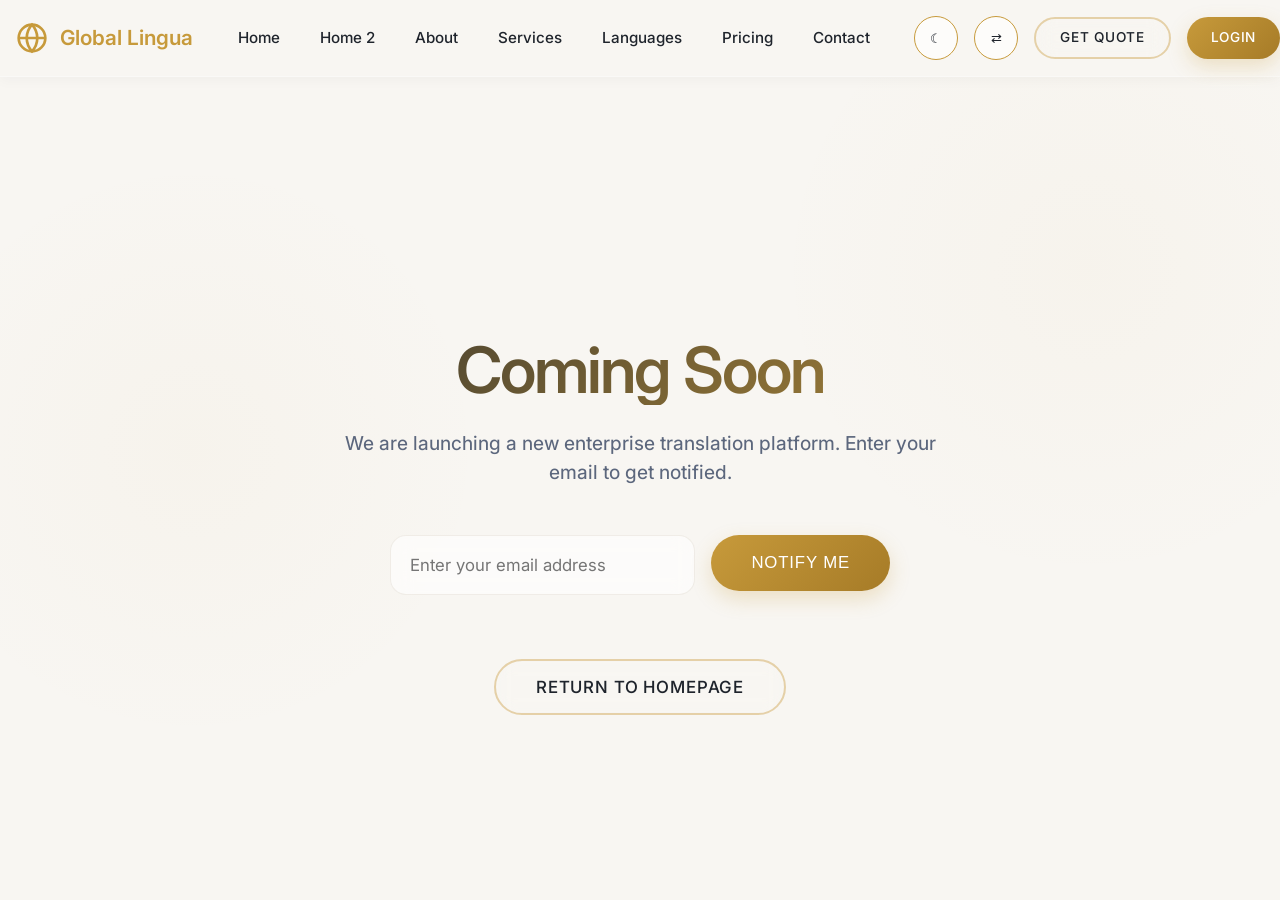
<file: coming-soon.html>
<!DOCTYPE html>
<html lang="en">
<head>
    <meta charset="UTF-8">
    <meta name="viewport" content="width=device-width, initial-scale=1.0">
    <title>Coming Soon | Global Lingua</title>
    <link href="https://fonts.googleapis.com/css2?family=Inter:wght@400;450;500;520;540;580&display=swap" rel="stylesheet">
    <link rel="stylesheet" href="css/style.css">
    <link rel="stylesheet" href="css/dark-mode.css">
    <link rel="stylesheet" href="css/rtl.css">
    <link rel="icon" type="image/svg+xml" href="images/favicon.svg">
</head>
<body>

    <svg class="svg-defs">
        <defs>
            <linearGradient id="gold-gradient" x1="0%" y1="0%" x2="100%" y2="100%">
                <stop offset="0%" stop-color="#E8C779" />
                <stop offset="100%" stop-color="#A67B27" />
            </linearGradient>
            <linearGradient id="indigo-gradient" x1="0%" y1="0%" x2="100%" y2="100%">
                <stop offset="0%" stop-color="#5C6BC0" />
                <stop offset="100%" stop-color="#283593" />
            </linearGradient>
        </defs>
    </svg>


        <!-- Navbar -->
    <nav class="navbar">
        <div class="container navbar-container">
            <a href="index.html" class="navbar-logo">
                <svg viewBox="0 0 24 24" fill="none" xmlns="http://www.w3.org/2000/svg">
                    <path d="M12 22C17.5228 22 22 17.5228 22 12C22 6.47715 17.5228 2 12 2C6.47715 2 2 6.47715 2 12C2 17.5228 6.47715 22 12 22Z" stroke="currentColor" stroke-width="2"/>
                    <path d="M2 12H22M12 2C14.5013 4.73835 15.9228 8.29203 16 12C15.9228 15.708 14.5013 19.2616 12 22C9.49872 19.2616 8.07725 15.708 8 12C8.07725 8.29203 9.49872 4.73835 12 2Z" stroke="currentColor" stroke-width="2"/>
                </svg>
                Global Lingua
            </a>
            
            <button class="mobile-menu-toggle" id="mobile-menu-toggle">☰</button>
            
            <ul class="navbar-menu">
                <li><a href="index.html">Home</a></li>
                <li><a href="home-2.html">Home 2</a></li>
                <li><a href="about.html">About</a></li>
                <li><a href="services.html">Services</a></li>
                <li><a href="languages.html">Languages</a></li>
                <li><a href="pricing.html">Pricing</a></li>
                <li><a href="contact.html">Contact</a></li>
            </ul>

                        <div class="navbar-actions">
                <button class="icon-btn" id="theme-toggle" aria-label="Toggle Dark Mode">☾</button>
                <button class="icon-btn" id="rtl-toggle" aria-label="Toggle RTL">⇄</button>
                <a href="instant-quote.html" class="btn btn-secondary">Get Quote</a>
                <a href="login.html" class="btn btn-primary">Login</a>
            </div>
        </div>
    </nav>

    <header class="hero" style="min-height: 100vh; display: flex; align-items: center; justify-content: center; text-align: center;">
        <div class="hero-bg" style="background-image: url('images/hero_1.png'); opacity: 0.1;"></div>
        <div class="container" style="position: relative; z-index: 1;">
            <h1 style="color: var(--global-gold);">Coming Soon</h1>
            <p class="subheading" style="max-width: 600px; margin: 0 auto 3rem;">We are launching a new enterprise translation platform. Enter your email to get notified.</p>
            
            <form style="max-width: 500px; margin: 0 auto; display: flex; gap: 1rem;">
                <input type="email" class="form-control" placeholder="Enter your email address" style="flex: 1;">
                <button type="button" class="btn btn-primary">Notify Me</button>
            </form>
            
            <div style="margin-top: 4rem;">
                <a href="index.html" class="btn btn-secondary">Return to Homepage</a>
            </div>
        </div>
    </header>

    <script src="js/main.js"></script>
</body>
</html>
</file>
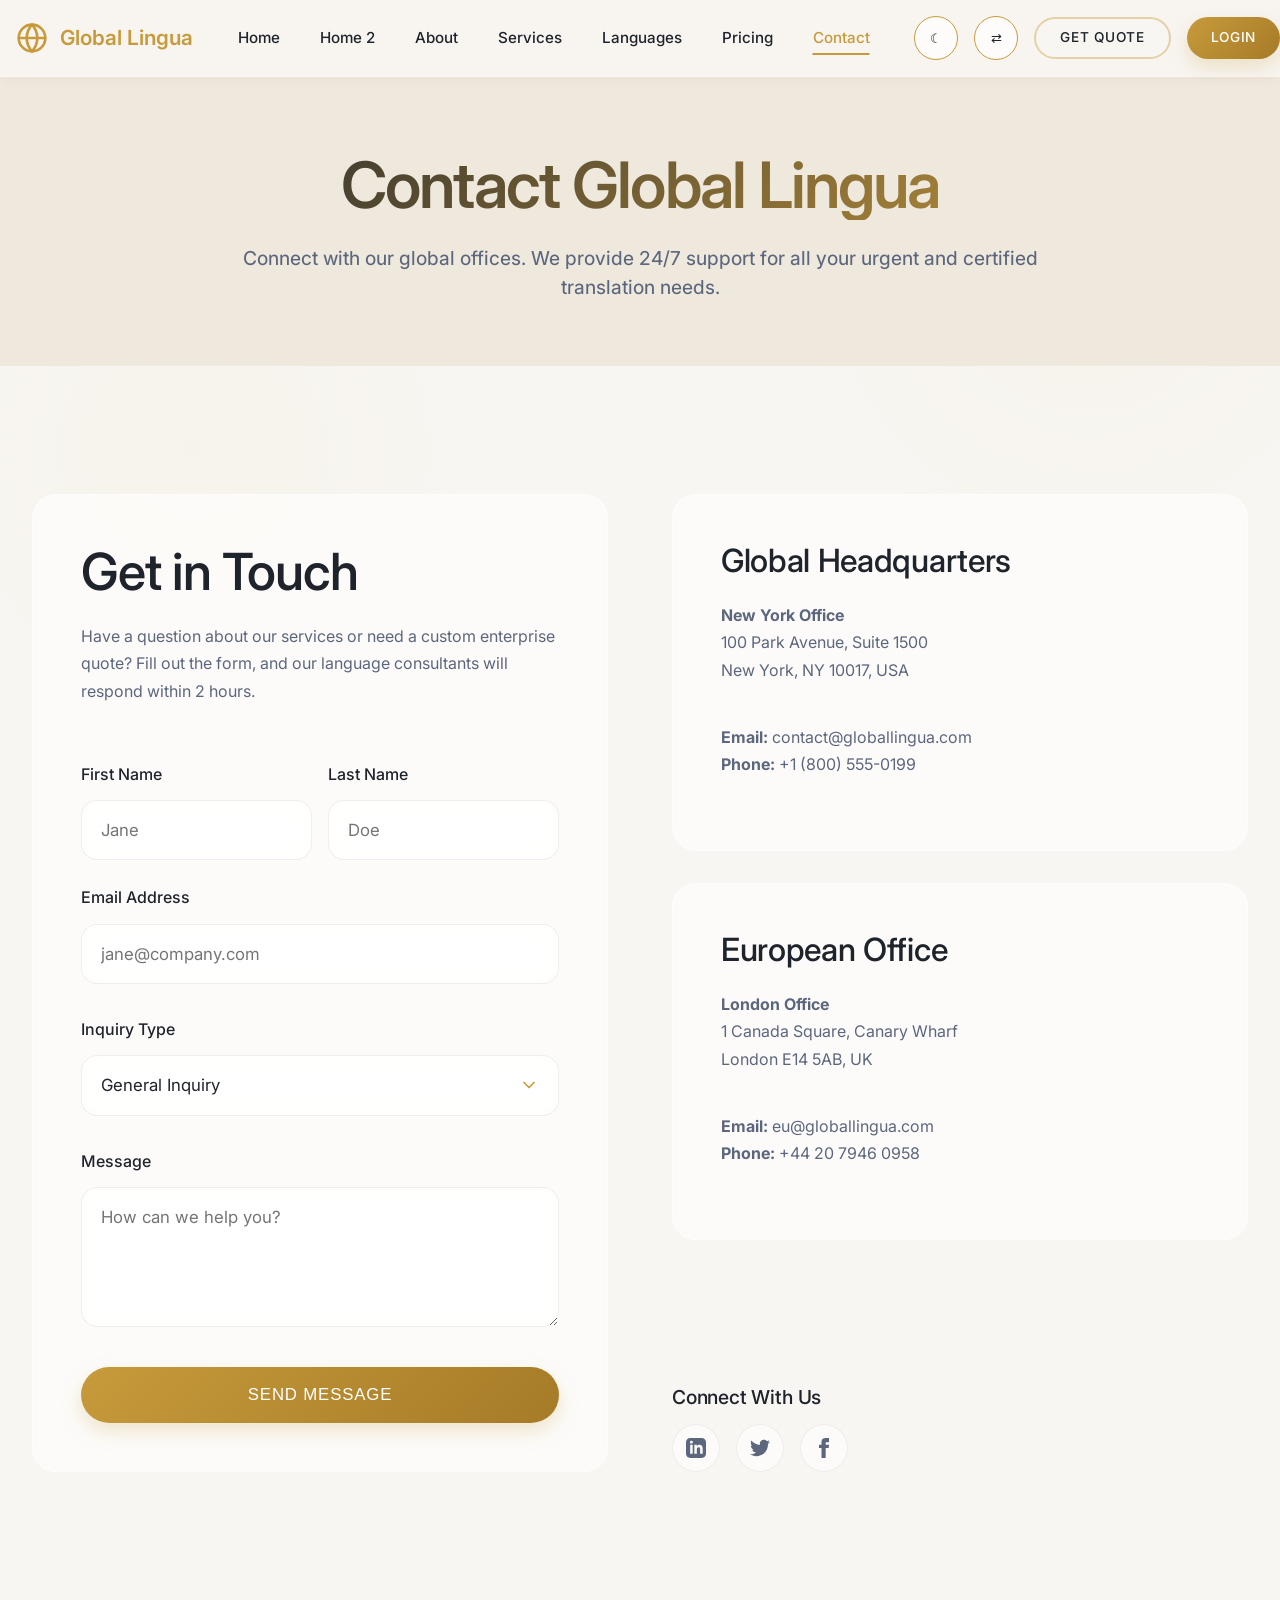
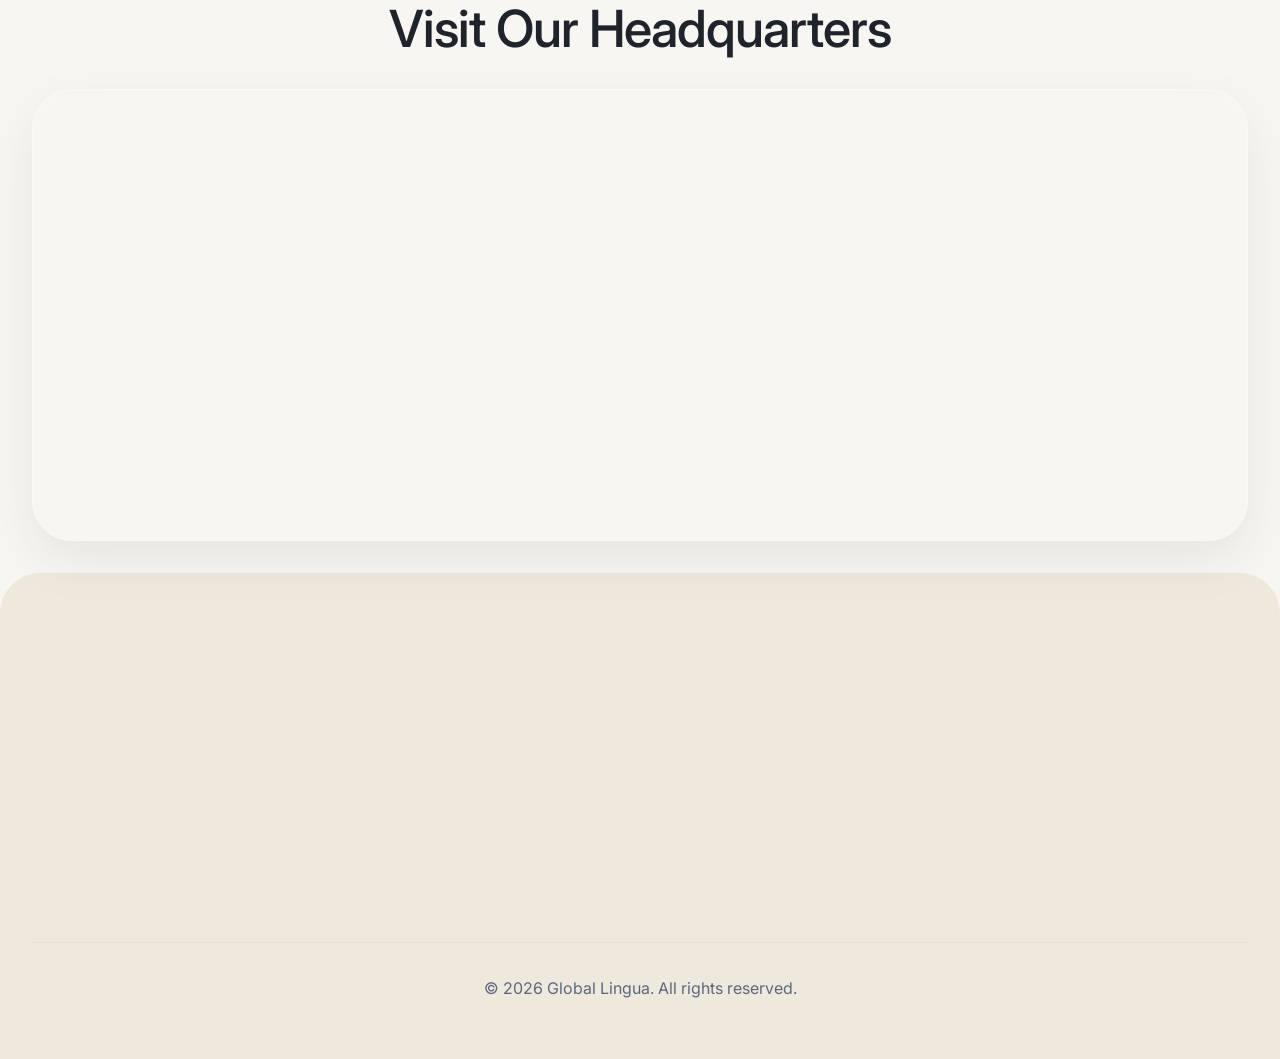
<file: contact.html>
<!DOCTYPE html>
<html lang="en">
<head>
    <meta charset="UTF-8">
    <meta name="viewport" content="width=device-width, initial-scale=1.0">
    <title>Contact Us | Global Lingua</title>
    <link href="https://fonts.googleapis.com/css2?family=Inter:wght@400;450;500;520;540;580&display=swap" rel="stylesheet">
    <link rel="stylesheet" href="css/style.css">
    <link rel="stylesheet" href="css/dark-mode.css">
    <link rel="stylesheet" href="css/rtl.css">
    <style>
        .social-icon {
            display: flex;
            align-items: center;
            justify-content: center;
            width: 48px;
            height: 48px;
            border-radius: 50%;
            background: var(--card-bg);
            border: 1px solid var(--border-color);
            color: var(--text-secondary);
            transition: all var(--transition-normal);
            text-decoration: none;
        }

        .social-icon:hover {
            background: linear-gradient(135deg, var(--global-gold), #2c3886);
            color: #fff;
            transform: translateY(-5px);
            box-shadow: var(--shadow-md);
            border-color: transparent;
        }
    
        .contact-grid {
            grid-template-columns: 1fr 1fr;
            gap: 4rem;
            align-items: stretch;
        }
        .form-grid {
            grid-template-columns: 1fr 1fr;
            gap: 1rem;
            margin-bottom: 1.5rem;
        }
        @media (max-width: 992px) {
            .contact-grid, .form-grid {
                grid-template-columns: 1fr !important;
                display: flex !important;
                flex-direction: column !important;
                gap: 2rem !important;
            }
            .contact-grid form {
                width: 100% !important;
                display: block !important;
            }
            .form-grid {
                width: 100% !important;
            }
            .form-control {
                width: 100% !important;
                box-sizing: border-box !important;
                max-width: 100% !important;
            }
            .form-group {
                width: 100% !important;
                text-align: center !important;
            }
            .btn {
                width: 100% !important;
            }
        }
        @media (max-width: 768px) {
            .connect-section {
                text-align: center !important;
                display: flex !important;
                flex-direction: column !important;
                align-items: center !important;
            }
            .social-links-container {
                justify-content: center !important;
            }
        }
    </style>
    <link rel="icon" type="image/svg+xml" href="images/favicon.svg">
</head>
<body>

    <svg class="svg-defs">
        <defs>
            <linearGradient id="gold-gradient" x1="0%" y1="0%" x2="100%" y2="100%">
                <stop offset="0%" stop-color="#E8C779" />
                <stop offset="100%" stop-color="#A67B27" />
            </linearGradient>
            <linearGradient id="indigo-gradient" x1="0%" y1="0%" x2="100%" y2="100%">
                <stop offset="0%" stop-color="#5C6BC0" />
                <stop offset="100%" stop-color="#283593" />
            </linearGradient>
        </defs>
    </svg>


        <!-- Navbar -->
    <nav class="navbar">
        <div class="container navbar-container">
            <a href="index.html" class="navbar-logo">
                <svg viewBox="0 0 24 24" fill="none" xmlns="http://www.w3.org/2000/svg">
                    <path d="M12 22C17.5228 22 22 17.5228 22 12C22 6.47715 17.5228 2 12 2C6.47715 2 2 6.47715 2 12C2 17.5228 6.47715 22 12 22Z" stroke="currentColor" stroke-width="2"/>
                    <path d="M2 12H22M12 2C14.5013 4.73835 15.9228 8.29203 16 12C15.9228 15.708 14.5013 19.2616 12 22C9.49872 19.2616 8.07725 15.708 8 12C8.07725 8.29203 9.49872 4.73835 12 2Z" stroke="currentColor" stroke-width="2"/>
                </svg>
                Global Lingua
            </a>
            
            <button class="mobile-menu-toggle" id="mobile-menu-toggle">☰</button>
            
            <ul class="navbar-menu">
                <li><a href="index.html">Home</a></li>
                <li><a href="home-2.html">Home 2</a></li>
                <li><a href="about.html">About</a></li>
                <li><a href="services.html">Services</a></li>
                <li><a href="languages.html">Languages</a></li>
                <li><a href="pricing.html">Pricing</a></li>
                <li><a href="contact.html" class="active">Contact</a></li>
            </ul>

                        <div class="navbar-actions">
                <button class="icon-btn" id="theme-toggle" aria-label="Toggle Dark Mode">☾</button>
                <button class="icon-btn" id="rtl-toggle" aria-label="Toggle RTL">⇄</button>
                <a href="instant-quote.html" class="btn btn-secondary">Get Quote</a>
                <a href="login.html" class="btn btn-primary">Login</a>
            </div>
        </div>
    </nav>

    <header class="section section-bg-secondary" style="padding-top: 150px; padding-bottom: 4rem;">
        <div class="container text-center animate-on-scroll">
            <h1>Contact Global Lingua</h1>
            <p class="subheading" style="max-width: 800px; margin: 0 auto;">Connect with our global offices. We provide 24/7 support for all your urgent and certified translation needs.</p>
        </div>
    </header>

    <section class="section">
        <div class="container animate-on-scroll">
            <div class="grid contact-grid">
                
                <div class="card">
                    <h2>Get in Touch</h2>
                    <p>Have a question about our services or need a custom enterprise quote? Fill out the form, and our language consultants will respond within 2 hours.</p>
                    
                    <form style="margin-top: 2rem;">
                        <div class="grid form-grid">
                            <div class="form-group" style="margin-bottom: 0;">
                                <label class="form-label">First Name</label>
                                <input type="text" class="form-control" placeholder="Jane">
                            </div>
                            <div class="form-group" style="margin-bottom: 0;">
                                <label class="form-label">Last Name</label>
                                <input type="text" class="form-control" placeholder="Doe">
                            </div>
                        </div>
                        <div class="form-group">
                            <label class="form-label">Email Address</label>
                            <input type="email" class="form-control" placeholder="jane@company.com">
                        </div>
                        <div class="form-group">
                            <label class="form-label">Inquiry Type</label>
                            <select class="form-control">
                                <option>General Inquiry</option>
                                <option>Enterprise Partnership</option>
                                <option>Support/Status Update</option>
                            </select>
                        </div>
                        <div class="form-group">
                            <label class="form-label">Message</label>
                            <textarea class="form-control" rows="5" placeholder="How can we help you?"></textarea>
                        </div>
                        <button class="btn btn-primary" style="width: 100%;">Send Message</button>
                    </form>
                </div>

                <div style="display: flex; flex-direction: column; height: 100%;">
                    <div style="display: flex; flex-direction: column; gap: 2rem;">
                        <div class="card" style="height: auto;">
                            <h3 style="margin-bottom: 1.5rem;">Global Headquarters</h3>
                            <p><strong>New York Office</strong><br>100 Park Avenue, Suite 1500<br>New York, NY 10017, USA</p>
                            <p style="margin-top: 1rem;"><strong>Email:</strong> contact@globallingua.com<br><strong>Phone:</strong> +1 (800) 555-0199</p>
                        </div>

                        <div class="card" style="height: auto;">
                            <h3 style="margin-bottom: 1.5rem;">European Office</h3>
                            <p><strong>London Office</strong><br>1 Canada Square, Canary Wharf<br>London E14 5AB, UK</p>
                            <p style="margin-top: 1rem;"><strong>Email:</strong> eu@globallingua.com<br><strong>Phone:</strong> +44 20 7946 0958</p>
                        </div>
                    </div>

                    <div class="connect-section" style="margin-top: auto; padding-top: 2rem;">
                        <h3 style="margin-bottom: 1rem; font-size: 1.2rem;">Connect With Us</h3>
                        <div class="social-links-container" style="display: flex; gap: 1rem;">
                            <a href="#" class="social-icon" aria-label="LinkedIn">
                                <svg width="20" height="20" viewBox="0 0 24 24" fill="currentColor"><path d="M19 0h-14c-2.761 0-5 2.239-5 5v14c0 2.761 2.239 5 5 5h14c2.762 0 5-2.239 5-5v-14c0-2.761-2.238-5-5-5zm-11 19h-3v-11h3v11zm-1.5-12.268c-.966 0-1.75-.79-1.75-1.764s.784-1.764 1.75-1.764 1.75.79 1.75 1.764-.783 1.764-1.75 1.764zm13.5 12.268h-3v-5.604c0-3.368-4-3.113-4 0v5.604h-3v-11h3v1.765c1.396-2.586 7-2.777 7 2.476v6.759z"/></svg>
                            </a>
                            <a href="#" class="social-icon" aria-label="Twitter">
                                <svg width="20" height="20" viewBox="0 0 24 24" fill="currentColor"><path d="M24 4.557c-.883.392-1.832.656-2.828.775 1.017-.609 1.798-1.574 2.165-2.724-.951.564-2.005.974-3.127 1.195-.897-.957-2.178-1.555-3.594-1.555-3.179 0-5.515 2.966-4.797 6.045-4.091-.205-7.719-2.165-10.148-5.144-1.29 2.213-.669 5.108 1.523 6.574-.806-.026-1.566-.247-2.229-.616-.054 2.281 1.581 4.415 3.949 4.89-.693.188-1.452.232-2.224.084.626 1.956 2.444 3.379 4.6 3.419-2.07 1.623-4.678 2.348-7.29 2.04 2.179 1.397 4.768 2.212 7.548 2.212 9.142 0 14.307-7.721 13.995-14.646.962-.695 1.797-1.562 2.457-2.549z"/></svg>
                            </a>
                            <a href="#" class="social-icon" aria-label="Facebook">
                                <svg width="20" height="20" viewBox="0 0 24 24" fill="currentColor"><path d="M9 8h-3v4h3v12h5v-12h3.642l.358-4h-4v-1.667c0-.955.192-1.333 1.115-1.333h2.885v-5h-3.808c-3.596 0-5.192 1.583-5.192 4.615v3.385z"/></svg>
                            </a>
                        </div>
                    </div>
                </div>

            </div>
        </div>
    </section>

    <!-- Location Map -->
    <section class="section" style="padding-top: 0; padding-bottom: 2rem;">
        <div class="container animate-on-scroll">
            <h2 style="margin-bottom: 2rem; text-align: center;">Visit Our Headquarters</h2>
            <div style="border-radius: var(--radius-xl); overflow: hidden; border: 1px solid var(--glass-border); box-shadow: var(--shadow-lg); line-height: 0; position: relative;">
                <iframe src="https://www.google.com/maps/embed?pb=!1m18!1m12!1m3!1d3022.30230302391!2d-73.9805404845938!3d40.75213617932766!2m3!1f0!2f0!3f0!3m2!1i1024!2i768!4f13.1!3m3!1m2!1s0x89c25901306e9275%3A0xc3910eb6cd79c09!2s100%20Park%20Ave%2C%20New%20York%2C%20NY%2010017!5e0!3m2!1sen!2sus!4v1700000000000!5m2!1sen!2sus" width="100%" height="450" style="border:0; filter: grayscale(80%) contrast(1.1) opacity(0.9);" allowfullscreen="" loading="lazy" referrerpolicy="no-referrer-when-downgrade"></iframe>
            </div>
        </div>
    </section>

        <!-- Footer -->
    <footer class="footer">
        <div class="container">
            <div class="footer-grid">
                <div class="footer-brand animate-on-scroll">
                    <a href="index.html" class="navbar-logo" style="padding-left: 0; margin-bottom: 1.5rem;">
                        <svg viewBox="0 0 24 24" fill="none" xmlns="http://www.w3.org/2000/svg">
                            <path d="M12 22C17.5228 22 22 17.5228 22 12C22 6.47715 17.5228 2 12 2C6.47715 2 2 6.47715 2 12C2 17.5228 6.47715 22 12 22Z" stroke="currentColor" stroke-width="2"/>
                            <path d="M2 12H22M12 2C14.5013 4.73835 15.9228 8.29203 16 12C15.9228 15.708 14.5013 19.2616 12 22C9.49872 19.2616 8.07725 15.708 8 12C8.07725 8.29203 9.49872 4.73835 12 2Z" stroke="currentColor" stroke-width="2"/>
                        </svg>
                        Global Lingua
                    </a>
                    <p>A luxury international language consultancy trusted by governments, universities, law firms, and multinational organizations.</p>
                    <div class="social-icons" style="display: flex; gap: 1rem; margin-top: 1.5rem;">
                        <a href="#" class="social-icon" aria-label="LinkedIn">
                            <svg width="24" height="24" viewBox="0 0 24 24" fill="currentColor"><path d="M19 3A2 2 0 0 1 21 5V19A2 2 0 0 1 19 21H5A2 2 0 0 1 3 19V5A2 2 0 0 1 5 3H19M18.5 18.5V13.2A3.26 3.26 0 0 0 15.24 9.94C14 9.94 13.4 10.61 13 11.16V10.13H10.74V18.5H13V13.78C13 12.54 13.9 12.18 14.54 12.18C15.28 12.18 15.5 12.8 15.5 13.78V18.5H18.5M7.88 8.66A1.56 1.56 0 1 0 7.88 5.54A1.56 1.56 0 0 0 7.88 8.66M6.3 18.5H9.46V10.13H6.3V18.5Z"/></svg>
                        </a>
                        <a href="#" class="social-icon" aria-label="Twitter">
                            <svg width="24" height="24" viewBox="0 0 24 24" fill="currentColor"><path d="M22.46 6C21.69 6.35 20.86 6.58 20 6.69C20.88 6.16 21.56 5.32 21.88 4.31C21.05 4.81 20.13 5.16 19.16 5.36C18.37 4.5 17.26 4 16 4C13.65 4 11.73 5.92 11.73 8.29C11.73 8.63 11.77 8.96 11.84 9.27C8.28 9.09 5.11 7.38 3 4.79C2.63 5.42 2.42 6.16 2.42 6.94C2.42 8.43 3.17 9.75 4.33 10.5C3.62 10.5 2.96 10.3 2.38 10V10.03C2.38 12.11 3.86 13.85 5.82 14.24C5.46 14.34 5.08 14.39 4.69 14.39C4.42 14.39 4.15 14.36 3.89 14.31C4.43 16.03 6.03 17.27 7.92 17.31C6.44 18.47 4.58 19.15 2.56 19.15C2.22 19.15 1.88 19.13 1.54 19.09C3.44 20.31 5.68 21 8.08 21C15.93 21 20.22 14.5 20.22 8.86C20.22 8.67 20.22 8.49 20.2 8.3C21.04 7.69 21.81 6.9 22.46 6Z"/></svg>
                        </a>
                        <a href="#" class="social-icon" aria-label="Facebook">
                            <svg width="24" height="24" viewBox="0 0 24 24" fill="currentColor"><path d="M12 2.04C6.5 2.04 2 6.53 2 12.06C2 17.06 5.66 21.21 10.44 21.96V14.96H7.9V12.06H10.44V9.85C10.44 7.34 11.93 5.96 14.22 5.96C15.31 5.96 16.45 6.15 16.45 6.15V8.62H15.19C13.95 8.62 13.56 9.39 13.56 10.18V12.06H16.34L15.89 14.96H13.56V21.96C18.34 21.21 22 17.06 22 12.06C22 6.53 17.5 2.04 12 2.04Z"/></svg>
                        </a>
                    </div>
                </div>
                <div class="animate-on-scroll">
                    <h4 class="footer-heading">Services</h4>
                    <ul class="footer-links">
                        <li><a href="service-details.html">Certified Translation</a></li>
                        <li><a href="service-details.html">Legal Translation</a></li>
                        <li><a href="service-details.html">Immigration Services</a></li>
                        <li><a href="service-details.html">Medical Translation</a></li>
                    </ul>
                </div>
                <div class="animate-on-scroll">
                    <h4 class="footer-heading">Company</h4>
                    <ul class="footer-links">
                        <li><a href="about.html">About Us</a></li>
                        <li><a href="translation-process.html">Our Process</a></li>
                        <li><a href="languages.html">Languages</a></li>
                        <li><a href="contact.html">Contact</a></li>
                    </ul>
                </div>
                <div class="animate-on-scroll">
                    <h4 class="footer-heading">Legal</h4>
                    <ul class="footer-links">
                        <li><a href="#">Privacy Policy</a></li>
                        <li><a href="#">Terms of Service</a></li>
                        <li><a href="#">Certification Standards</a></li>
                    </ul>
                </div>
            </div>
            <div class="footer-bottom" style="justify-content: center; text-align: center;">
                <p>&copy; 2026 Global Lingua. All rights reserved.</p>
            </div>
        </div>
    </footer>


    <script src="js/main.js"></script>
</body>
</html>
</file>
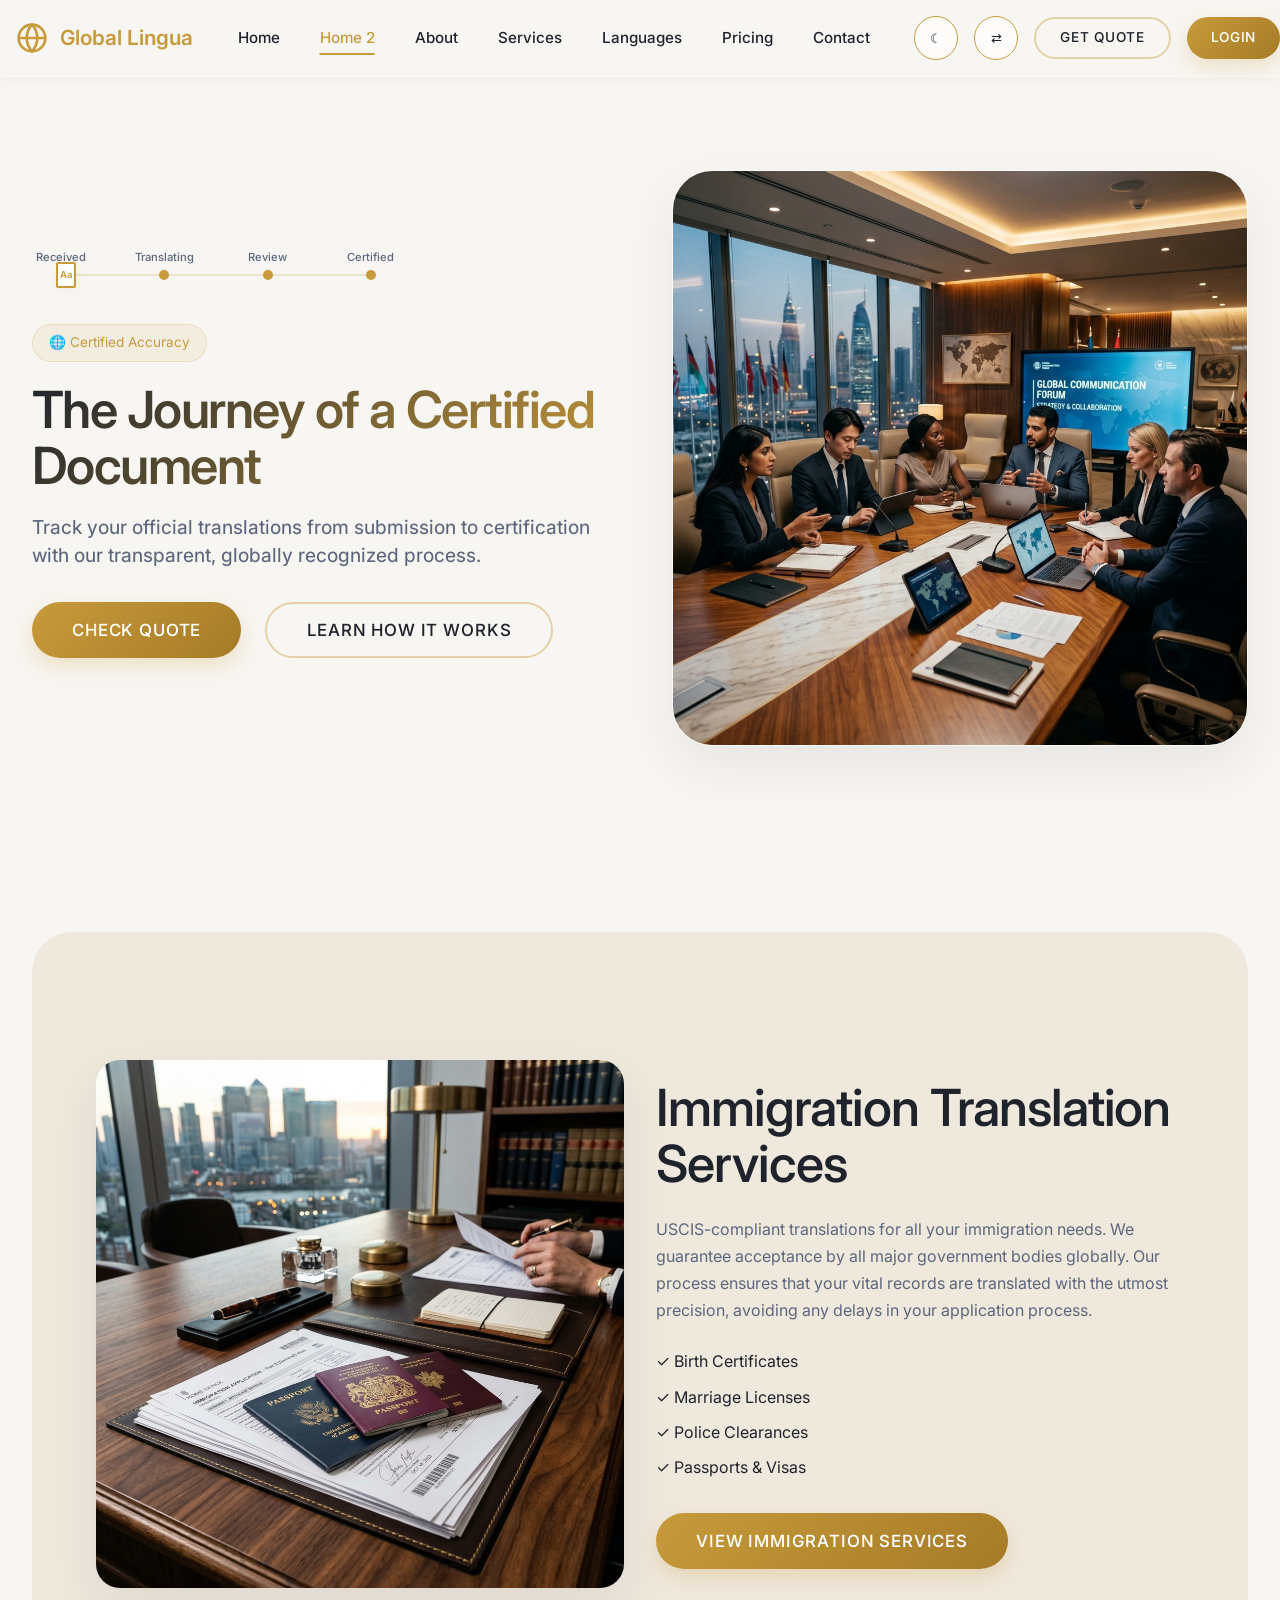
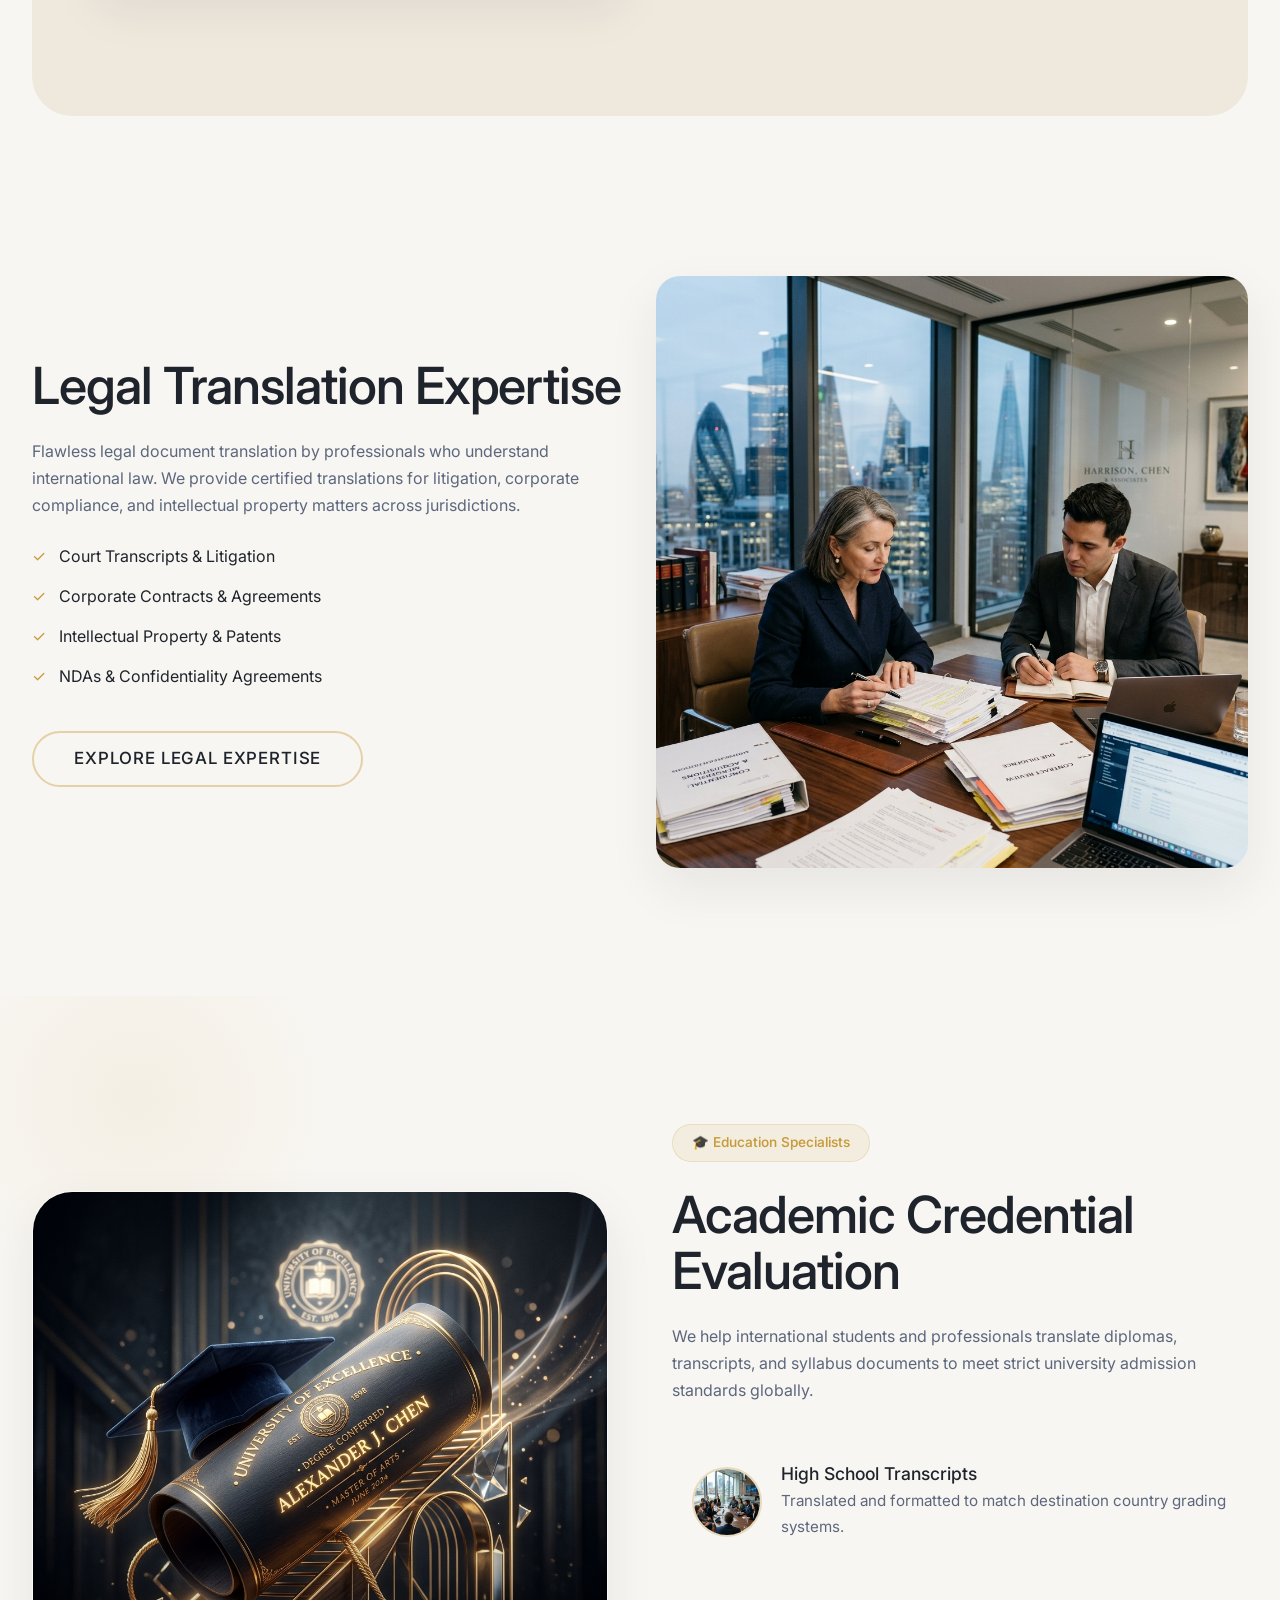
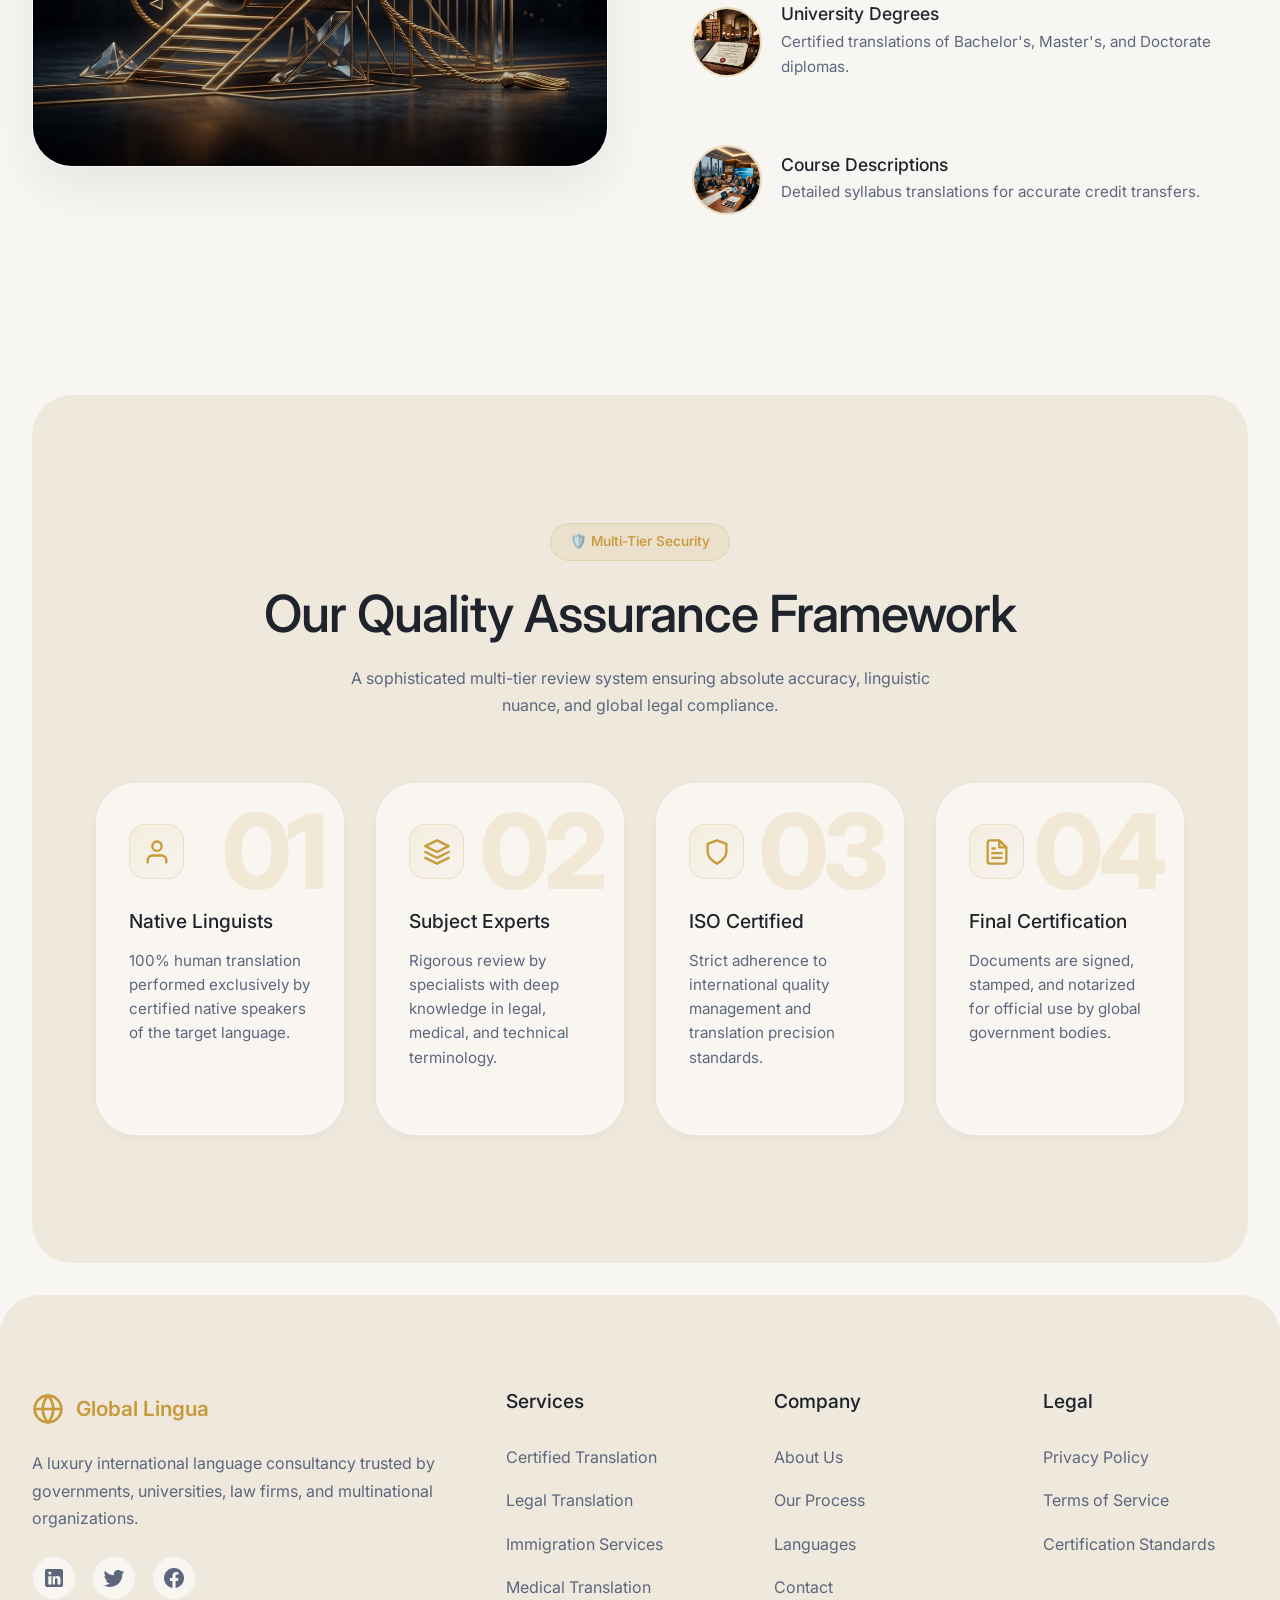
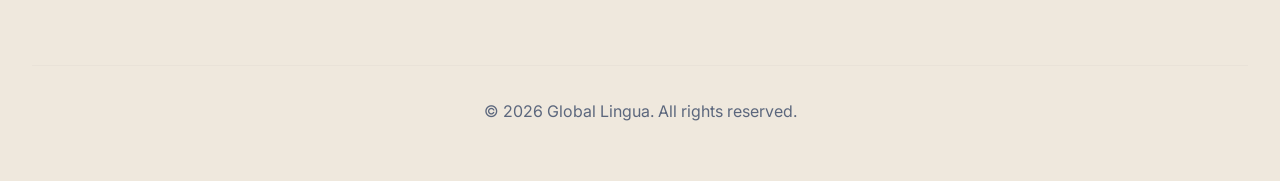
<file: home-2.html>
<!DOCTYPE html>
<html lang="en">
<head>
    <meta charset="UTF-8">
    <meta name="viewport" content="width=device-width, initial-scale=1.0">
    <title>Certified Translation Services | Global Language Consultancy</title>
    <link href="https://fonts.googleapis.com/css2?family=Inter:wght@400;450;500;520;540;580&display=swap" rel="stylesheet">
    <link rel="stylesheet" href="css/style.css">
    <link rel="stylesheet" href="css/dark-mode.css">
    <link rel="stylesheet" href="css/rtl.css">
    <style>
        .doc-path {
            width: 100%;
            max-width: 320px;
            height: 2px;
            background: rgba(199, 154, 59, 0.2);
            position: relative;
            display: flex;
            justify-content: space-between;
            margin: 1rem 1.5rem 3rem 1.5rem; /* Space at both start and end points */
        }
        
        .doc-milestone {
            width: 10px; height: 10px;
            border-radius: 50%;
            background: var(--global-gold);
            transform: translateY(-4px);
            position: relative;
        }
        
        .doc-milestone::after {
            content: '';
            position: absolute;
            top: -22px; left: 50%;
            transform: translateX(-50%);
            color: var(--text-secondary);
            font-size: 0.7rem;
            white-space: nowrap;
            font-weight: 500;
        }
        
        .m1::after { content: 'Received'; }
        .m2::after { content: 'Translating'; }
        .m3::after { content: 'Review'; }
        .m4::after { content: 'Certified'; }
        
        .doc-traveler {
            position: absolute;
            top: -12px; left: 0;
            width: 20px; height: 26px;
            background: #fff;
            border: 2px solid var(--global-gold);
            border-radius: 2px;
            animation: docJourney 8s ease-in-out infinite;
            display: flex;
            align-items: center;
            justify-content: center;
            font-size: 0.6rem;
            font-weight: 600;
            color: var(--global-gold);
            box-shadow: var(--shadow-sm);
        }
        
        @keyframes docJourney {
            0% { left: 0; opacity: 0; }
            10% { opacity: 1; left: 0; }
            30% { left: 33%; }
            50% { left: 66%; color: var(--global-gold); }
            70% { left: 100%; }
            90% { opacity: 1; left: 100%; }
            100% { left: 100%; opacity: 0; }
        }

        /* Academic Credential List Animation */
        .academic-list-item {
            display: flex;
            align-items: center;
            gap: 1.2rem;
            padding: 1.2rem;
            border-radius: var(--radius-lg);
            background: rgba(255, 255, 255, 0.02);
            border: 1px solid transparent;
            transition: all 0.3s ease;
        }
        
        .academic-list-item:hover {
            background: var(--bg-secondary);
            border-color: rgba(199, 154, 59, 0.2);
            transform: translateX(10px);
            box-shadow: var(--shadow-sm);
        }

        .academic-item-img {
            width: 70px;
            height: 70px;
            border-radius: 50%;
            object-fit: cover;
            border: 2px solid rgba(199, 154, 59, 0.3);
            flex-shrink: 0;
            transition: all 0.3s ease;
        }

        .academic-list-item:hover .academic-item-img {
            border-color: var(--global-gold);
            transform: scale(1.05);
        }

        /* Quality Assurance Cards */
        /* Quality Assurance Cards */
        .qa-card {
            background: var(--card-bg);
            backdrop-filter: blur(12px);
            -webkit-backdrop-filter: blur(12px);
            border: 1px solid var(--glass-border);
            border-radius: var(--radius-xl);
            padding: 2.5rem 2rem;
            position: relative;
            overflow: hidden;
            transition: all 0.4s cubic-bezier(0.4, 0, 0.2, 1);
            z-index: 1;
            text-align: left;
            box-shadow: var(--shadow-sm);
        }
        
        .qa-card > * {
            position: relative;
            z-index: 2;
        }

        .qa-card::before {
            content: attr(data-step);
            position: absolute;
            top: 15px;
            right: 20px;
            font-size: 6.5rem;
            font-weight: 800;
            color: rgba(199, 154, 59, 0.15);
            z-index: 0;
            transition: all 0.5s cubic-bezier(0.4, 0, 0.2, 1);
            line-height: 1;
            font-family: 'Inter', sans-serif;
            letter-spacing: -0.05em;
            pointer-events: none;
        }

        .qa-card:hover {
            transform: translateY(-10px);
            border-color: rgba(199, 154, 59, 0.4);
            box-shadow: 0 20px 40px rgba(0, 0, 0, 0.08);
        }

        .qa-card:hover::before {
            color: rgba(199, 154, 59, 0.35);
            transform: scale(1.05);
        }

        .qa-icon-box {
            width: 55px;
            height: 55px;
            border-radius: var(--radius-md);
            background: linear-gradient(135deg, rgba(199, 154, 59, 0.1), rgba(199, 154, 59, 0.02));
            border: 1px solid rgba(199, 154, 59, 0.2);
            display: flex;
            align-items: center;
            justify-content: center;
            margin-bottom: 2rem;
            color: var(--global-gold);
            transition: all 0.4s ease;
        }

        @media (max-width: 1024px) and (min-width: 993px) {
            .hero .grid-2 {
                grid-template-columns: minmax(0, 1fr) minmax(0, 1fr) !important;
            }
            .hero .hero-actions {
                display: flex !important;
                flex-wrap: nowrap !important;
                gap: 0.8rem !important;
                width: 100% !important;
            }
            .hero .hero-actions .btn {
                font-size: 0.8rem !important;
                padding: 0.8rem 1rem !important;
                white-space: nowrap !important;
                flex: 1 !important;
                text-align: center !important;
            }
        }

        @media (max-width: 992px) {
            html, body { overflow-x: hidden; max-width: 100vw; }
            .hero {
                overflow: hidden;
                width: 100%;
                max-width: 100vw;
                box-sizing: border-box;
            }
            .hero .container,
            .hero .hero-content {
                width: 100% !important;
                max-width: 100% !important;
                padding: 0 1.25rem !important;
                box-sizing: border-box;
                overflow: hidden;
            }
            .hero .grid-2 {
                display: flex !important;
                flex-direction: column !important;
                gap: 2rem !important;
                width: 100% !important;
            }
            .hero .grid-2 > div {
                width: 100% !important;
                order: unset !important;
            }
            .hero-content-left {
                display: flex !important;
                flex-direction: column !important;
                align-items: center !important;
                text-align: center !important;
                width: 100% !important;
                box-sizing: border-box;
            }
            .hero-content-left h1,
            .hero-content-left p,
            .hero-content-left > div { text-align: center !important; }
            .hero-content-left .hero-actions {
                display: flex !important;
                flex-direction: row !important;
                justify-content: center !important;
                width: 100% !important;
                gap: 1rem !important;
            }
            .hero-content-left .hero-actions a {
                width: calc(50% - 0.5rem) !important;
                text-align: center !important;
                box-sizing: border-box;
                font-size: 0.85rem !important;
                padding: 0.9rem 1rem !important;
            }
            .doc-path { 
                display: flex !important; 
                margin: 1rem auto 3rem auto !important;
                max-width: 260px !important;
            }
            .hero {
                min-height: auto !important;
                height: auto !important;
                padding-top: 8rem !important;
                padding-bottom: 3rem !important;
            }
            .hero-content-left .hero-actions a.btn-primary {
                background: var(--global-gold) !important;
                color: #fff !important;
                border-color: var(--global-gold) !important;
                font-weight: 600 !important;
                height: auto !important;
            }
            .hero-content-left .hero-actions a.btn-secondary {
                height: auto !important;
            }

            /* Hero image - add padding so it doesn't touch edges */
            .hero .grid-2 > div:last-child {
                padding: 0 1rem;
                margin-top: 2rem !important;
                margin-bottom: 1rem;
            }
            .hero .grid-2 > div:last-child img,
            .hero .grid-2 > div:last-child > div {
                border-radius: var(--radius-lg) !important;
            }

            /* All sections below hero - stack grid & center text */
            .section .grid-2,
            .section-bg-secondary .grid-2 {
                display: flex !important;
                flex-direction: column !important;
                gap: 2rem !important;
                width: 100% !important;
            }
            .section .grid-2 > div,
            .section-bg-secondary .grid-2 > div {
                order: unset !important;
                width: 100% !important;
                text-align: center !important;
            }
            .section-bg-secondary .grid-4 {
                display: grid !important;
                grid-template-columns: minmax(0, 1fr) minmax(0, 1fr) !important;
                gap: 2rem !important;
            }
            .section h2, .section-bg-secondary h2,
            .section p, .section-bg-secondary p {
                text-align: center !important;
            }
            .section ul, .section-bg-secondary ul {
                display: inline-block !important;
                text-align: left !important;
                margin: 0 auto 2rem auto !important;
            }
            .section ul li, .section-bg-secondary ul li {
                justify-content: flex-start !important;
                text-align: left !important;
            }
            .section img, .section-bg-secondary img {
                width: 100% !important;
                max-width: 100% !important;
                border-radius: var(--radius-lg) !important;
                padding: 0 1rem;
                box-sizing: border-box;
            }
            .section .btn, .section-bg-secondary .btn {
                width: 100% !important;
                display: flex !important;
                justify-content: center !important;
                box-sizing: border-box;
            }

            /* Fix QA cards text alignment on tablet/mobile */
            .qa-card, .qa-card p, .qa-card h4 {
                text-align: left !important;
            }

            /* Restore Academic circular images and horizontal layout on tablet */
            .academic-list-item {
                display: flex !important;
                flex-direction: row !important;
                align-items: center !important;
                text-align: left !important;
                gap: 1.2rem !important;
            }
            .academic-list-item > div {
                text-align: left !important;
            }
            .academic-list-item h4,
            .academic-list-item p {
                text-align: left !important;
            }
            .section img.academic-item-img {
                width: 70px !important;
                min-width: 70px !important;
                max-width: 70px !important;
                height: 70px !important;
                padding: 0 !important;
                border-radius: 50% !important;
                flex-shrink: 0 !important;
                margin-bottom: 0 !important;
                object-fit: cover !important;
            }

            /* Prevent academic section image side panel overflow */
            .section .grid-2 > div[style*="position: relative"] {
                padding: 0 1rem !important;
                box-sizing: border-box !important;
            }
        }
        
        @media (max-width: 767px) {
            /* Hero CTA Mobile Stack */
            .hero-content-left .hero-actions {
                flex-direction: column !important;
                gap: 1rem !important;
            }
            .hero-content-left .hero-actions a {
                width: 100% !important;
            }

            /* Academic Credentials - stack image + text vertically on mobile only */
            .academic-list-item {
                flex-direction: column !important;
                align-items: center !important;
                text-align: center !important;
                padding: 1.5rem 1rem !important;
                width: 100% !important;
                box-sizing: border-box;
            }
            .academic-item-img {
                width: 100% !important;
                height: 180px !important;
                border-radius: var(--radius-lg) !important;
                object-fit: cover !important;
                margin-bottom: 1rem !important;
                flex-shrink: unset !important;
            }
            .academic-list-item > div {
                width: 100% !important;
                text-align: center !important;
            }
            .academic-list-item h4,
            .academic-list-item p {
                text-align: center !important;
            }
            .section-bg-secondary .grid-4 {
                display: flex !important;
                flex-direction: column !important;
            }
        }
    </style>
    <link rel="icon" type="image/svg+xml" href="images/favicon.svg">
</head>
<body>

    <svg class="svg-defs">
        <defs>
            <linearGradient id="gold-gradient" x1="0%" y1="0%" x2="100%" y2="100%">
                <stop offset="0%" stop-color="#E8C779" />
                <stop offset="100%" stop-color="#A67B27" />
            </linearGradient>
        </defs>
    </svg>

    <!-- Navbar -->
    <nav class="navbar">
        <div class="container navbar-container">
            <a href="index.html" class="navbar-logo">
                <svg viewBox="0 0 24 24" fill="none" xmlns="http://www.w3.org/2000/svg">
                    <path d="M12 22C17.5228 22 22 17.5228 22 12C22 6.47715 17.5228 2 12 2C6.47715 2 2 6.47715 2 12C2 17.5228 6.47715 22 12 22Z" stroke="currentColor" stroke-width="2"/>
                    <path d="M2 12H22M12 2C14.5013 4.73835 15.9228 8.29203 16 12C15.9228 15.708 14.5013 19.2616 12 22C9.49872 19.2616 8.07725 15.708 8 12C8.07725 8.29203 9.49872 4.73835 12 2Z" stroke="currentColor" stroke-width="2"/>
                </svg>
                Global Lingua
            </a>
            <button class="mobile-menu-toggle" id="mobile-menu-toggle">&#9776;</button>
            <ul class="navbar-menu">
                <li><a href="index.html">Home</a></li>
                <li><a href="home-2.html" class="active">Home 2</a></li>
                <li><a href="about.html">About</a></li>
                <li><a href="services.html">Services</a></li>
                <li><a href="languages.html">Languages</a></li>
                <li><a href="pricing.html">Pricing</a></li>
                <li><a href="contact.html">Contact</a></li>
            </ul>
            <div class="navbar-actions">
                <button class="icon-btn" id="theme-toggle" aria-label="Toggle Dark Mode">☾</button>
                <button class="icon-btn" id="rtl-toggle" aria-label="Toggle RTL">⇄</button>
                <a href="instant-quote.html" class="btn btn-secondary">Get Quote</a>
                <a href="login.html" class="btn btn-primary">Login</a>
            </div>
        </div>
    </nav>

    <!-- Hero Section -->
    <header class="hero" style="padding-top: 5rem; padding-bottom: 4rem; background: var(--primary-bg);">
        <div class="container animate-on-scroll" style="margin: 0 auto; position: relative; z-index: 10; height: 100%; display: flex; align-items: center; max-width: 1320px !important;">
            <div class="grid grid-2" style="align-items: center; gap: 4rem; width: 100%;">
                <div class="hero-content-left" style="order: 1;">
                    <div class="doc-path">
                        <div class="doc-milestone m1"></div>
                        <div class="doc-milestone m2"></div>
                        <div class="doc-milestone m3"></div>
                        <div class="doc-milestone m4"></div>
                        <div class="doc-traveler">Aa</div>
                    </div>
                    <div style="display:inline-block;padding:0.4rem 1rem;background:rgba(199,154,59,0.1);color:var(--global-gold);border-radius:50px;font-size:0.85rem;margin-bottom:1.2rem;border:1px solid rgba(199,154,59,0.2);">
                        &#127760; Certified Accuracy
                    </div>
                    <h1 style="margin-bottom:1.2rem;font-size:clamp(2.5rem,4vw,3.8rem);">The Journey of a Certified Document</h1>
                    <p class="subheading" style="max-width:600px;margin-bottom:2rem;">Track your official translations from submission to certification with our transparent, globally recognized process.</p>
                    <div class="hero-actions" style="margin-top:0;">
                        <a href="instant-quote.html" class="btn btn-primary">check Quote</a>
                        <a href="translation-process.html" class="btn btn-secondary">Learn How It Works</a>
                    </div>
                </div>
                <div style="order:2;position:relative;" class="animate-on-scroll">
                    <div style="position:relative;border-radius:var(--radius-xl);overflow:hidden;box-shadow:var(--shadow-lg);border:1px solid var(--glass-border);width:100%;">
                        <img src="images/hero_4.png" alt="Document Journey" style="width:100%;height:100%;object-fit:cover;display:block;transform:scale(1.02);">
                    </div>
                </div>
            </div>
        </div>
    </header>

    <!-- 1. Immigration Translation Services -->
    <section class="section section-bg-secondary">
        <div class="container">
            <div class="grid grid-2 animate-on-scroll" style="align-items: center;">
                <div style="order: 2;">
                    <h2>Immigration Translation Services</h2>
                    <p>USCIS-compliant translations for all your immigration needs. We guarantee acceptance by all major government bodies globally. Our process ensures that your vital records are translated with the utmost precision, avoiding any delays in your application process.</p>
                    <ul style="list-style: none; padding: 0; margin-bottom: 2rem;">
                        <li style="margin-bottom: 0.5rem;">✓ Birth Certificates</li>
                        <li style="margin-bottom: 0.5rem;">✓ Marriage Licenses</li>
                        <li style="margin-bottom: 0.5rem;">✓ Police Clearances</li>
                        <li style="margin-bottom: 0.5rem;">✓ Passports & Visas</li>
                    </ul>
                    <a href="service-details.html" class="btn btn-primary">View Immigration Services</a>
                </div>
                <div style="order: 1;">
                    <img src="images/hero_3.png" alt="Immigration Documents" style="border-radius: var(--radius-lg); box-shadow: var(--shadow-lg);">
                </div>
            </div>
        </div>
    </section>

    <!-- 2. Legal Translation Expertise -->
    <section class="section">
        <div class="container">
            <div class="grid grid-2 animate-on-scroll" style="align-items: center;">
                <div>
                    <h2>Legal Translation Expertise</h2>
                    <p>Flawless legal document translation by professionals who understand international law. We provide certified translations for litigation, corporate compliance, and intellectual property matters across jurisdictions.</p>
                    <ul style="list-style: none; padding: 0; margin-bottom: 2.5rem;">
                        <li style="margin-bottom: 0.8rem; display: flex; align-items: center; gap: 0.8rem;"><span style="color: var(--global-gold);">✓</span> Court Transcripts & Litigation</li>
                        <li style="margin-bottom: 0.8rem; display: flex; align-items: center; gap: 0.8rem;"><span style="color: var(--global-gold);">✓</span> Corporate Contracts & Agreements</li>
                        <li style="margin-bottom: 0.8rem; display: flex; align-items: center; gap: 0.8rem;"><span style="color: var(--global-gold);">✓</span> Intellectual Property & Patents</li>
                        <li style="margin-bottom: 0.8rem; display: flex; align-items: center; gap: 0.8rem;"><span style="color: var(--global-gold);">✓</span> NDAs & Confidentiality Agreements</li>
                    </ul>
                    <a href="service-details.html" class="btn btn-secondary">Explore Legal Expertise</a>
                </div>
                <div>
                    <img src="images/hero_2.png" alt="Legal Document Review" style="border-radius: var(--radius-lg); box-shadow: var(--shadow-lg);">
                </div>
            </div>
        </div>
    </section>

    <!-- 3. Academic Credential Evaluation -->
    <section class="section" style="position: relative; overflow: hidden; background: var(--bg-primary);">
        <!-- Animated Background Elements -->
        <div style="position: absolute; top: -10%; left: -5%; width: 400px; height: 400px; background: radial-gradient(circle, rgba(199, 154, 59, 0.08) 0%, transparent 70%); border-radius: 50%; animation: float 8s infinite alternate; pointer-events: none;"></div>
        
        <div class="container animate-on-scroll" style="position: relative; z-index: 2;">
            <div class="grid grid-2" style="align-items: center; gap: 4rem;">
                
                <!-- Left: Large Image -->
                <div style="position: relative;">
                    <div style="border-radius: var(--radius-xl); overflow: hidden; box-shadow: var(--shadow-lg); border: 1px solid var(--glass-border); position: relative;">
                        <img src="images/academic.png" alt="Academic Credentials" style="width: 100%; height: auto; display: block; object-fit: cover;">
                        <!-- Overlay gradient for luxury feel -->
                        <div style="position: absolute; inset: 0; background: linear-gradient(to top, rgba(0,0,0,0.4) 0%, transparent 50%); pointer-events: none;"></div>
                    </div>
                    
                </div>

                <!-- Right: Content & List -->
                <div>
                    <div style="display: inline-block; padding: 0.4rem 1.2rem; background: rgba(199, 154, 59, 0.1); color: var(--global-gold); border-radius: 50px; font-weight: 540; font-size: 0.85rem; margin-bottom: 1.5rem; border: 1px solid rgba(199, 154, 59, 0.2);">
                        🎓 Education Specialists
                    </div>
                    <h2 style="margin-bottom: 1.5rem;">Academic Credential Evaluation</h2>
                    <p style="margin-bottom: 2.5rem;">We help international students and professionals translate diplomas, transcripts, and syllabus documents to meet strict university admission standards globally.</p>
                    
                    <div style="display: flex; flex-direction: column; gap: 1.5rem;">
                        
                        <!-- List Item 1 -->
                        <div class="academic-list-item">
                            <img src="images/hero_1.png" alt="High School Transcripts" class="academic-item-img">
                            <div>
                                <h4 style="margin-bottom: 0.3rem; font-size: 1.1rem;">High School Transcripts</h4>
                                <p style="margin-bottom: 0; font-size: 0.95rem; color: var(--text-secondary);">Translated and formatted to match destination country grading systems.</p>
                            </div>
                        </div>

                        <!-- List Item 2 -->
                        <div class="academic-list-item">
                            <img src="images/svc_academic.png" alt="University Degrees" class="academic-item-img">
                            <div>
                                <h4 style="margin-bottom: 0.3rem; font-size: 1.1rem;">University Degrees</h4>
                                <p style="margin-bottom: 0; font-size: 0.95rem; color: var(--text-secondary);">Certified translations of Bachelor's, Master's, and Doctorate diplomas.</p>
                            </div>
                        </div>

                        <!-- List Item 3 -->
                        <div class="academic-list-item">
                            <img src="images/hero_4.png" alt="Course Descriptions" class="academic-item-img">
                            <div>
                                <h4 style="margin-bottom: 0.3rem; font-size: 1.1rem;">Course Descriptions</h4>
                                <p style="margin-bottom: 0; font-size: 0.95rem; color: var(--text-secondary);">Detailed syllabus translations for accurate credit transfers.</p>
                            </div>
                        </div>

                    </div>
                </div>

            </div>
        </div>
    </section>

    <!-- 4. Quality Assurance Framework -->
    <section class="section section-bg-secondary">
        <div class="container">
            <div class="section-header text-center animate-on-scroll" style="margin-bottom: 4rem;">
                <div style="display: inline-block; padding: 0.4rem 1.2rem; background: rgba(199, 154, 59, 0.1); color: var(--global-gold); border-radius: 50px; font-weight: 540; font-size: 0.85rem; margin-bottom: 1.5rem; border: 1px solid rgba(199, 154, 59, 0.2);">
                    🛡️ Multi-Tier Security
                </div>
                <h2>Our Quality Assurance Framework</h2>
                <p style="max-width: 600px; margin: 0 auto;">A sophisticated multi-tier review system ensuring absolute accuracy, linguistic nuance, and global legal compliance.</p>
            </div>
            
            <div class="grid grid-4 animate-on-scroll" style="gap: 2rem;">
                <!-- Step 1 -->
                <div class="qa-card" data-step="01">
                    <div class="qa-icon-box">
                        <svg width="28" height="28" viewBox="0 0 24 24" fill="none" stroke="currentColor" stroke-width="2" stroke-linecap="round" stroke-linejoin="round"><path d="M20 21v-2a4 4 0 0 0-4-4H8a4 4 0 0 0-4 4v2"></path><circle cx="12" cy="7" r="4"></circle></svg>
                    </div>
                    <h4 style="margin-bottom: 1rem; font-size: 1.2rem;">Native Linguists</h4>
                    <p style="color: var(--text-secondary); font-size: 0.95rem; line-height: 1.6;">100% human translation performed exclusively by certified native speakers of the target language.</p>
                </div>
                
                <!-- Step 2 -->
                <div class="qa-card" data-step="02">
                    <div class="qa-icon-box">
                        <svg width="28" height="28" viewBox="0 0 24 24" fill="none" stroke="currentColor" stroke-width="2" stroke-linecap="round" stroke-linejoin="round"><polygon points="12 2 2 7 12 12 22 7 12 2"></polygon><polyline points="2 17 12 22 22 17"></polyline><polyline points="2 12 12 17 22 12"></polyline></svg>
                    </div>
                    <h4 style="margin-bottom: 1rem; font-size: 1.2rem;">Subject Experts</h4>
                    <p style="color: var(--text-secondary); font-size: 0.95rem; line-height: 1.6;">Rigorous review by specialists with deep knowledge in legal, medical, and technical terminology.</p>
                </div>
                
                <!-- Step 3 -->
                <div class="qa-card" data-step="03">
                    <div class="qa-icon-box">
                        <svg width="28" height="28" viewBox="0 0 24 24" fill="none" stroke="currentColor" stroke-width="2" stroke-linecap="round" stroke-linejoin="round"><path d="M12 22s8-4 8-10V5l-8-3-8 3v7c0 6 8 10 8 10z"></path></svg>
                    </div>
                    <h4 style="margin-bottom: 1rem; font-size: 1.2rem;">ISO Certified</h4>
                    <p style="color: var(--text-secondary); font-size: 0.95rem; line-height: 1.6;">Strict adherence to international quality management and translation precision standards.</p>
                </div>
                
                <!-- Step 4 -->
                <div class="qa-card" data-step="04">
                    <div class="qa-icon-box">
                        <svg width="28" height="28" viewBox="0 0 24 24" fill="none" stroke="currentColor" stroke-width="2" stroke-linecap="round" stroke-linejoin="round"><path d="M14 2H6a2 2 0 0 0-2 2v16a2 2 0 0 0 2 2h12a2 2 0 0 0 2-2V8z"></path><polyline points="14 2 14 8 20 8"></polyline><path d="M16 13H8"></path><path d="M16 17H8"></path><path d="M10 9H8"></path></svg>
                    </div>
                    <h4 style="margin-bottom: 1rem; font-size: 1.2rem;">Final Certification</h4>
                    <p style="color: var(--text-secondary); font-size: 0.95rem; line-height: 1.6;">Documents are signed, stamped, and notarized for official use by global government bodies.</p>
                </div>
            </div>
        </div>
    </section>

    <!-- Footer -->
    <footer class="footer">
        <div class="container">
            <div class="footer-grid">
                <div class="footer-brand animate-on-scroll">
                    <a href="index.html" class="navbar-logo" style="padding-left: 0; margin-bottom: 1.5rem;">
                        <svg viewBox="0 0 24 24" fill="none" xmlns="http://www.w3.org/2000/svg">
                            <path d="M12 22C17.5228 22 22 17.5228 22 12C22 6.47715 17.5228 2 12 2C6.47715 2 2 6.47715 2 12C2 17.5228 6.47715 22 12 22Z" stroke="currentColor" stroke-width="2"/>
                            <path d="M2 12H22M12 2C14.5013 4.73835 15.9228 8.29203 16 12C15.9228 15.708 14.5013 19.2616 12 22C9.49872 19.2616 8.07725 15.708 8 12C8.07725 8.29203 9.49872 4.73835 12 2Z" stroke="currentColor" stroke-width="2"/>
                        </svg>
                        Global Lingua
                    </a>
                    <p>A luxury international language consultancy trusted by governments, universities, law firms, and multinational organizations.</p>
                    <div class="social-icons" style="display: flex; gap: 1rem; margin-top: 1.5rem;">
                        <a href="#" class="social-icon" aria-label="LinkedIn">
                            <svg width="24" height="24" viewBox="0 0 24 24" fill="currentColor"><path d="M19 3A2 2 0 0 1 21 5V19A2 2 0 0 1 19 21H5A2 2 0 0 1 3 19V5A2 2 0 0 1 5 3H19M18.5 18.5V13.2A3.26 3.26 0 0 0 15.24 9.94C14 9.94 13.4 10.61 13 11.16V10.13H10.74V18.5H13V13.78C13 12.54 13.9 12.18 14.54 12.18C15.28 12.18 15.5 12.8 15.5 13.78V18.5H18.5M7.88 8.66A1.56 1.56 0 1 0 7.88 5.54A1.56 1.56 0 0 0 7.88 8.66M6.3 18.5H9.46V10.13H6.3V18.5Z"/></svg>
                        </a>
                        <a href="#" class="social-icon" aria-label="Twitter">
                            <svg width="24" height="24" viewBox="0 0 24 24" fill="currentColor"><path d="M22.46 6C21.69 6.35 20.86 6.58 20 6.69C20.88 6.16 21.56 5.32 21.88 4.31C21.05 4.81 20.13 5.16 19.16 5.36C18.37 4.5 17.26 4 16 4C13.65 4 11.73 5.92 11.73 8.29C11.73 8.63 11.77 8.96 11.84 9.27C8.28 9.09 5.11 7.38 3 4.79C2.63 5.42 2.42 6.16 2.42 6.94C2.42 8.43 3.17 9.75 4.33 10.5C3.62 10.5 2.96 10.3 2.38 10V10.03C2.38 12.11 3.86 13.85 5.82 14.24C5.46 14.34 5.08 14.39 4.69 14.39C4.42 14.39 4.15 14.36 3.89 14.31C4.43 16.03 6.03 17.27 7.92 17.31C6.44 18.47 4.58 19.15 2.56 19.15C2.22 19.15 1.88 19.13 1.54 19.09C3.44 20.31 5.68 21 8.08 21C15.93 21 20.22 14.5 20.22 8.86C20.22 8.67 20.22 8.49 20.2 8.3C21.04 7.69 21.81 6.9 22.46 6Z"/></svg>
                        </a>
                        <a href="#" class="social-icon" aria-label="Facebook">
                            <svg width="24" height="24" viewBox="0 0 24 24" fill="currentColor"><path d="M12 2.04C6.5 2.04 2 6.53 2 12.06C2 17.06 5.66 21.21 10.44 21.96V14.96H7.9V12.06H10.44V9.85C10.44 7.34 11.93 5.96 14.22 5.96C15.31 5.96 16.45 6.15 16.45 6.15V8.62H15.19C13.95 8.62 13.56 9.39 13.56 10.18V12.06H16.34L15.89 14.96H13.56V21.96C18.34 21.21 22 17.06 22 12.06C22 6.53 17.5 2.04 12 2.04Z"/></svg>
                        </a>
                    </div>
                </div>
                <div class="animate-on-scroll">
                    <h4 class="footer-heading">Services</h4>
                    <ul class="footer-links">
                        <li><a href="service-details.html">Certified Translation</a></li>
                        <li><a href="service-details.html">Legal Translation</a></li>
                        <li><a href="service-details.html">Immigration Services</a></li>
                        <li><a href="service-details.html">Medical Translation</a></li>
                    </ul>
                </div>
                <div class="animate-on-scroll">
                    <h4 class="footer-heading">Company</h4>
                    <ul class="footer-links">
                        <li><a href="about.html">About Us</a></li>
                        <li><a href="translation-process.html">Our Process</a></li>
                        <li><a href="languages.html">Languages</a></li>
                        <li><a href="contact.html">Contact</a></li>
                    </ul>
                </div>
                <div class="animate-on-scroll">
                    <h4 class="footer-heading">Legal</h4>
                    <ul class="footer-links">
                        <li><a href="#">Privacy Policy</a></li>
                        <li><a href="#">Terms of Service</a></li>
                        <li><a href="#">Certification Standards</a></li>
                    </ul>
                </div>
            </div>
            <div class="footer-bottom" style="justify-content: center; text-align: center;">
                <p>&copy; 2026 Global Lingua. All rights reserved.</p>
            </div>
        </div>
    </footer>

    <script src="js/main.js"></script>
</body>
</html>
</file>
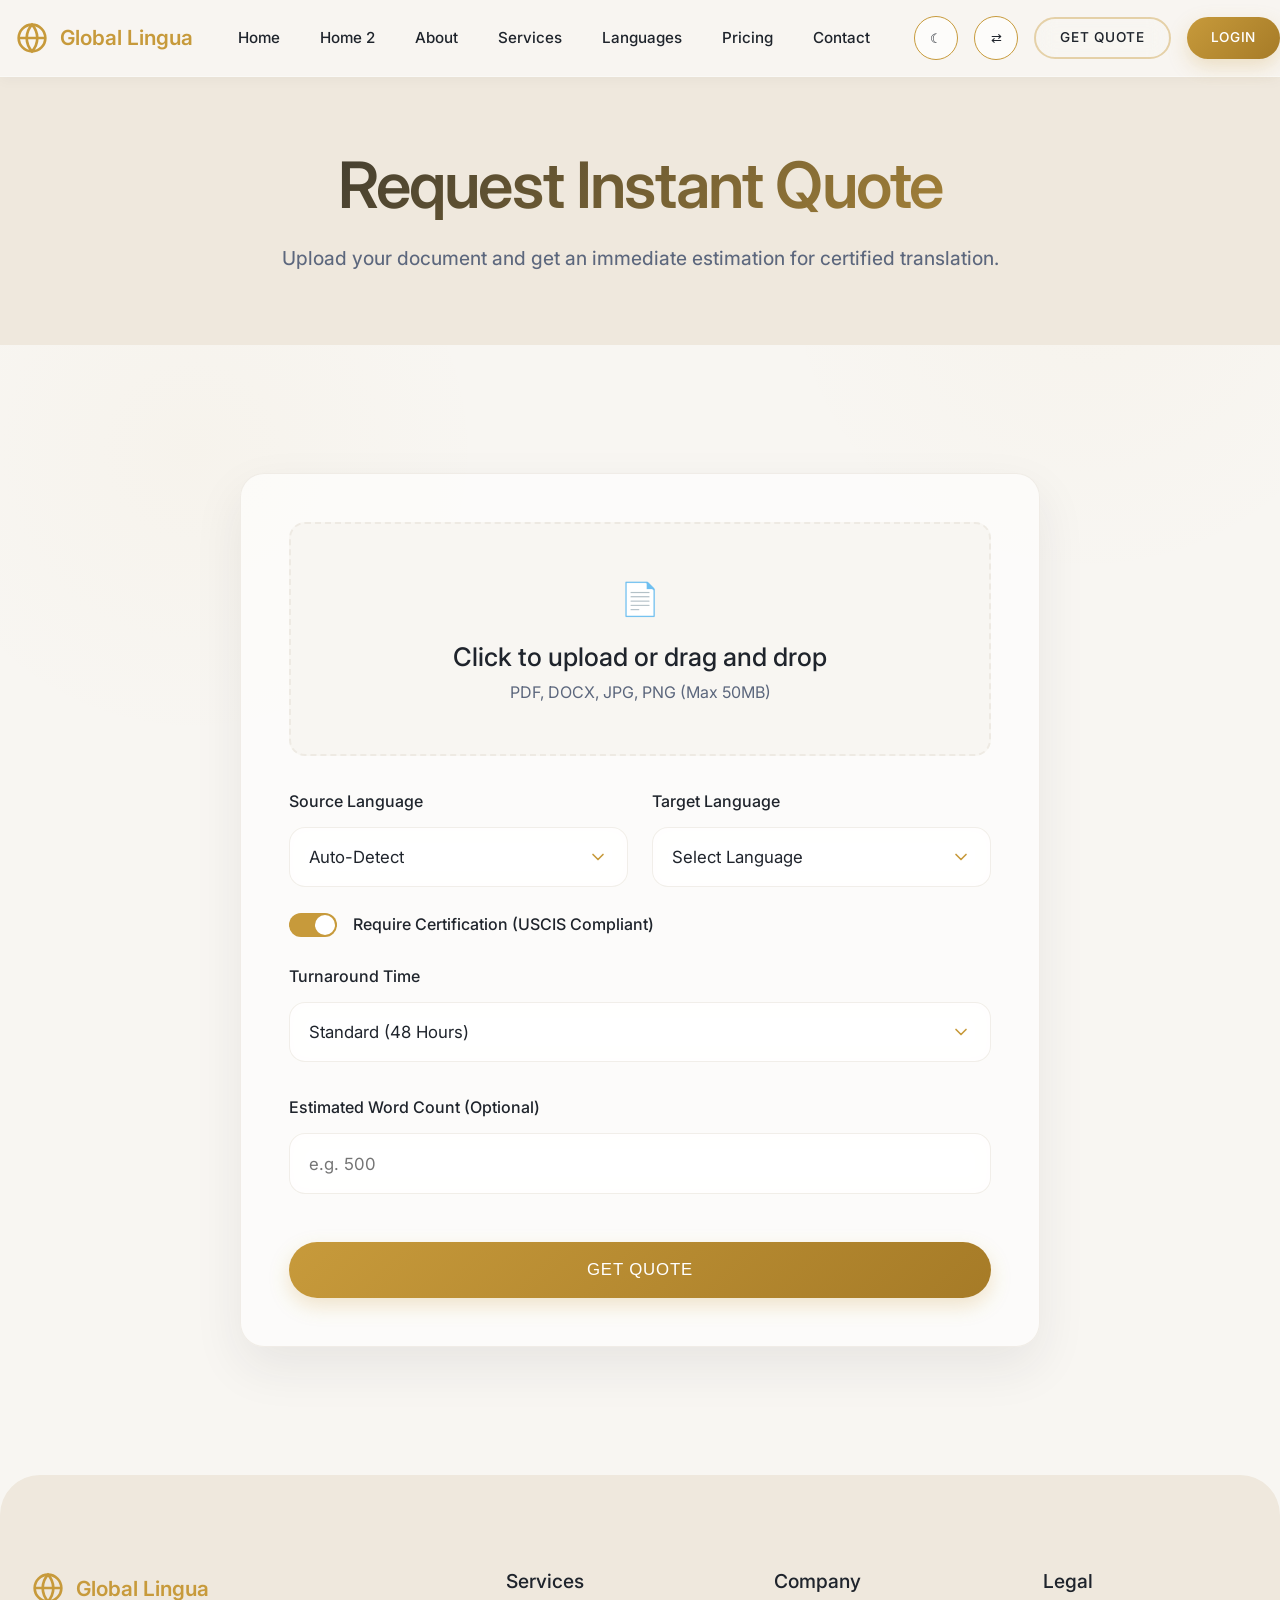
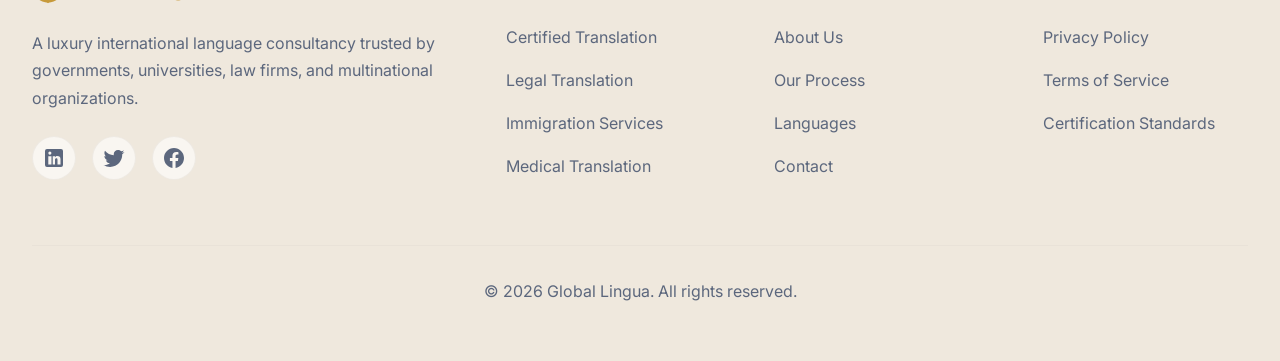
<file: instant-quote.html>
<!DOCTYPE html>
<html lang="en">
<head>
    <meta charset="UTF-8">
    <meta name="viewport" content="width=device-width, initial-scale=1.0">
    <title>Instant Quote | Global Lingua</title>
    <link href="https://fonts.googleapis.com/css2?family=Inter:wght@400;450;500;520;540;580&display=swap" rel="stylesheet">
    <link rel="stylesheet" href="css/style.css">
    <link rel="stylesheet" href="css/dark-mode.css">
    <link rel="stylesheet" href="css/rtl.css">
    <style>
        .quote-form-container {
            max-width: 800px;
            margin: 0 auto;
            background: var(--card-bg);
            padding: 3rem;
            border-radius: var(--radius-lg);
            box-shadow: var(--shadow-lg);
            border: 1px solid var(--border-color);
        }
        .file-upload-zone {
            border: 2px dashed var(--border-color);
            border-radius: var(--radius-md);
            padding: 3rem 2rem;
            text-align: center;
            background: var(--primary-bg);
            cursor: pointer;
            transition: all var(--transition-fast);
            margin-bottom: 2rem;
        }
        .file-upload-zone:hover {
            border-color: var(--global-gold);
            background: var(--secondary-bg);
        }
        .toggle-switch {
            display: flex;
            align-items: center;
            gap: 1rem;
            margin-bottom: 1.5rem;
        }
        .toggle-switch input[type="checkbox"] {
            width: 48px;
            height: 24px;
            appearance: none;
            background: var(--border-color);
            border-radius: 12px;
            position: relative;
            cursor: pointer;
            outline: none;
            transition: background var(--transition-fast);
        }
        .toggle-switch input[type="checkbox"]::after {
            content: '';
            position: absolute;
            top: 2px;
            left: 2px;
            width: 20px;
            height: 20px;
            background: #fff;
            border-radius: 50%;
            transition: transform var(--transition-fast);
        }
        .toggle-switch input[type="checkbox"]:checked {
            background: var(--global-gold);
        }
        .toggle-switch input[type="checkbox"]:checked::after {
            transform: translateX(24px);
        }
        @media (max-width: 768px) {
            .quote-form-container { padding: 1.5rem; }
        }
    </style>
    <link rel="icon" type="image/svg+xml" href="images/favicon.svg">
</head>
<body>

    <svg class="svg-defs">
        <defs>
            <linearGradient id="gold-gradient" x1="0%" y1="0%" x2="100%" y2="100%">
                <stop offset="0%" stop-color="#E8C779" />
                <stop offset="100%" stop-color="#A67B27" />
            </linearGradient>
            <linearGradient id="indigo-gradient" x1="0%" y1="0%" x2="100%" y2="100%">
                <stop offset="0%" stop-color="#5C6BC0" />
                <stop offset="100%" stop-color="#283593" />
            </linearGradient>
        </defs>
    </svg>


        <!-- Navbar -->
    <nav class="navbar">
        <div class="container navbar-container">
            <a href="index.html" class="navbar-logo">
                <svg viewBox="0 0 24 24" fill="none" xmlns="http://www.w3.org/2000/svg">
                    <path d="M12 22C17.5228 22 22 17.5228 22 12C22 6.47715 17.5228 2 12 2C6.47715 2 2 6.47715 2 12C2 17.5228 6.47715 22 12 22Z" stroke="currentColor" stroke-width="2"/>
                    <path d="M2 12H22M12 2C14.5013 4.73835 15.9228 8.29203 16 12C15.9228 15.708 14.5013 19.2616 12 22C9.49872 19.2616 8.07725 15.708 8 12C8.07725 8.29203 9.49872 4.73835 12 2Z" stroke="currentColor" stroke-width="2"/>
                </svg>
                Global Lingua
            </a>
            
            <button class="mobile-menu-toggle" id="mobile-menu-toggle">☰</button>
            
            <ul class="navbar-menu">
                <li><a href="index.html">Home</a></li>
                <li><a href="home-2.html">Home 2</a></li>
                <li><a href="about.html">About</a></li>
                <li><a href="services.html">Services</a></li>
                <li><a href="languages.html">Languages</a></li>
                <li><a href="pricing.html">Pricing</a></li>
                <li><a href="contact.html">Contact</a></li>
            </ul>

                        <div class="navbar-actions">
                <button class="icon-btn" id="theme-toggle" aria-label="Toggle Dark Mode">☾</button>
                <button class="icon-btn" id="rtl-toggle" aria-label="Toggle RTL">⇄</button>
                <a href="instant-quote.html" class="btn btn-secondary">Get Quote</a>
                <a href="login.html" class="btn btn-primary">Login</a>
            </div>
        </div>
    </nav>

    <header class="section section-bg-secondary" style="padding-top: 150px; padding-bottom: 3rem;">
        <div class="container text-center animate-on-scroll">
            <h1>Request Instant Quote</h1>
            <p class="subheading">Upload your document and get an immediate estimation for certified translation.</p>
        </div>
    </header>

    <section class="section">
        <div class="container animate-on-scroll">
            <div class="quote-form-container">
                <div class="file-upload-zone">
                    <div style="font-size: 2rem; margin-bottom: 1rem; color: var(--global-gold);">📄</div>
                    <h4 style="margin-bottom: 0.5rem;">Click to upload or drag and drop</h4>
                    <p style="margin-bottom: 0;">PDF, DOCX, JPG, PNG (Max 50MB)</p>
                </div>
                
                <div class="grid grid-2" style="margin-bottom: 1.5rem; gap: 1.5rem;">
                    <div class="form-group" style="margin-bottom: 0;">
                        <label class="form-label">Source Language</label>
                        <select class="form-control">
                            <option>Auto-Detect</option>
                            <option>English</option>
                            <option>Spanish</option>
                            <option>French</option>
                        </select>
                    </div>
                    <div class="form-group" style="margin-bottom: 0;">
                        <label class="form-label">Target Language</label>
                        <select class="form-control">
                            <option>Select Language</option>
                            <option>English</option>
                            <option>Spanish</option>
                            <option>French</option>
                        </select>
                    </div>
                </div>

                <div class="toggle-switch">
                    <input type="checkbox" id="certification" checked>
                    <label for="certification" class="form-label" style="margin: 0;">Require Certification (USCIS Compliant)</label>
                </div>
                
                <div class="form-group">
                    <label class="form-label">Turnaround Time</label>
                    <select class="form-control">
                        <option>Standard (48 Hours)</option>
                        <option>Expedited (12-24 Hours)</option>
                    </select>
                </div>
                
                <div class="form-group">
                    <label class="form-label">Estimated Word Count (Optional)</label>
                    <input type="number" class="form-control" placeholder="e.g. 500">
                </div>

                <button class="btn btn-primary" style="width: 100%; margin-top: 1rem;">Get Quote</button>
            </div>
        </div>
    </section>

    <footer class="footer">
        <div class="container">
            <div class="footer-grid">
                <div class="footer-brand animate-on-scroll">
                    <a href="index.html" class="navbar-logo" style="padding-left: 0; margin-bottom: 1.5rem;">
                        <svg viewBox="0 0 24 24" fill="none" xmlns="http://www.w3.org/2000/svg">
                            <path d="M12 22C17.5228 22 22 17.5228 22 12C22 6.47715 17.5228 2 12 2C6.47715 2 2 6.47715 2 12C2 17.5228 6.47715 22 12 22Z" stroke="currentColor" stroke-width="2"/>
                            <path d="M2 12H22M12 2C14.5013 4.73835 15.9228 8.29203 16 12C15.9228 15.708 14.5013 19.2616 12 22C9.49872 19.2616 8.07725 15.708 8 12C8.07725 8.29203 9.49872 4.73835 12 2Z" stroke="currentColor" stroke-width="2"/>
                        </svg>
                        Global Lingua
                    </a>
                    <p>A luxury international language consultancy trusted by governments, universities, law firms, and multinational organizations.</p>
                    <div class="social-icons" style="display: flex; gap: 1rem; margin-top: 1.5rem;">
                        <a href="#" class="social-icon" aria-label="LinkedIn">
                            <svg width="24" height="24" viewBox="0 0 24 24" fill="currentColor"><path d="M19 3A2 2 0 0 1 21 5V19A2 2 0 0 1 19 21H5A2 2 0 0 1 3 19V5A2 2 0 0 1 5 3H19M18.5 18.5V13.2A3.26 3.26 0 0 0 15.24 9.94C14 9.94 13.4 10.61 13 11.16V10.13H10.74V18.5H13V13.78C13 12.54 13.9 12.18 14.54 12.18C15.28 12.18 15.5 12.8 15.5 13.78V18.5H18.5M7.88 8.66A1.56 1.56 0 1 0 7.88 5.54A1.56 1.56 0 0 0 7.88 8.66M6.3 18.5H9.46V10.13H6.3V18.5Z"/></svg>
                        </a>
                        <a href="#" class="social-icon" aria-label="Twitter">
                            <svg width="24" height="24" viewBox="0 0 24 24" fill="currentColor"><path d="M22.46 6C21.69 6.35 20.86 6.58 20 6.69C20.88 6.16 21.56 5.32 21.88 4.31C21.05 4.81 20.13 5.16 19.16 5.36C18.37 4.5 17.26 4 16 4C13.65 4 11.73 5.92 11.73 8.29C11.73 8.63 11.77 8.96 11.84 9.27C8.28 9.09 5.11 7.38 3 4.79C2.63 5.42 2.42 6.16 2.42 6.94C2.42 8.43 3.17 9.75 4.33 10.5C3.62 10.5 2.96 10.3 2.38 10V10.03C2.38 12.11 3.86 13.85 5.82 14.24C5.46 14.34 5.08 14.39 4.69 14.39C4.42 14.39 4.15 14.36 3.89 14.31C4.43 16.03 6.03 17.27 7.92 17.31C6.44 18.47 4.58 19.15 2.56 19.15C2.22 19.15 1.88 19.13 1.54 19.09C3.44 20.31 5.68 21 8.08 21C15.93 21 20.22 14.5 20.22 8.86C20.22 8.67 20.22 8.49 20.2 8.3C21.04 7.69 21.81 6.9 22.46 6Z"/></svg>
                        </a>
                        <a href="#" class="social-icon" aria-label="Facebook">
                            <svg width="24" height="24" viewBox="0 0 24 24" fill="currentColor"><path d="M12 2.04C6.5 2.04 2 6.53 2 12.06C2 17.06 5.66 21.21 10.44 21.96V14.96H7.9V12.06H10.44V9.85C10.44 7.34 11.93 5.96 14.22 5.96C15.31 5.96 16.45 6.15 16.45 6.15V8.62H15.19C13.95 8.62 13.56 9.39 13.56 10.18V12.06H16.34L15.89 14.96H13.56V21.96C18.34 21.21 22 17.06 22 12.06C22 6.53 17.5 2.04 12 2.04Z"/></svg>
                        </a>
                    </div>
                </div>
                <div class="animate-on-scroll">
                    <h4 class="footer-heading">Services</h4>
                    <ul class="footer-links">
                        <li><a href="service-details.html">Certified Translation</a></li>
                        <li><a href="service-details.html">Legal Translation</a></li>
                        <li><a href="service-details.html">Immigration Services</a></li>
                        <li><a href="service-details.html">Medical Translation</a></li>
                    </ul>
                </div>
                <div class="animate-on-scroll">
                    <h4 class="footer-heading">Company</h4>
                    <ul class="footer-links">
                        <li><a href="about.html">About Us</a></li>
                        <li><a href="translation-process.html">Our Process</a></li>
                        <li><a href="languages.html">Languages</a></li>
                        <li><a href="contact.html">Contact</a></li>
                    </ul>
                </div>
                <div class="animate-on-scroll">
                    <h4 class="footer-heading">Legal</h4>
                    <ul class="footer-links">
                        <li><a href="#">Privacy Policy</a></li>
                        <li><a href="#">Terms of Service</a></li>
                        <li><a href="#">Certification Standards</a></li>
                    </ul>
                </div>
            </div>
            <div class="footer-bottom" style="justify-content: center; text-align: center;">
                <p>&copy; 2026 Global Lingua. All rights reserved.</p>
            </div>
        </div>
    </footer>

    <script src="js/main.js"></script>
</body>
</html>
</file>
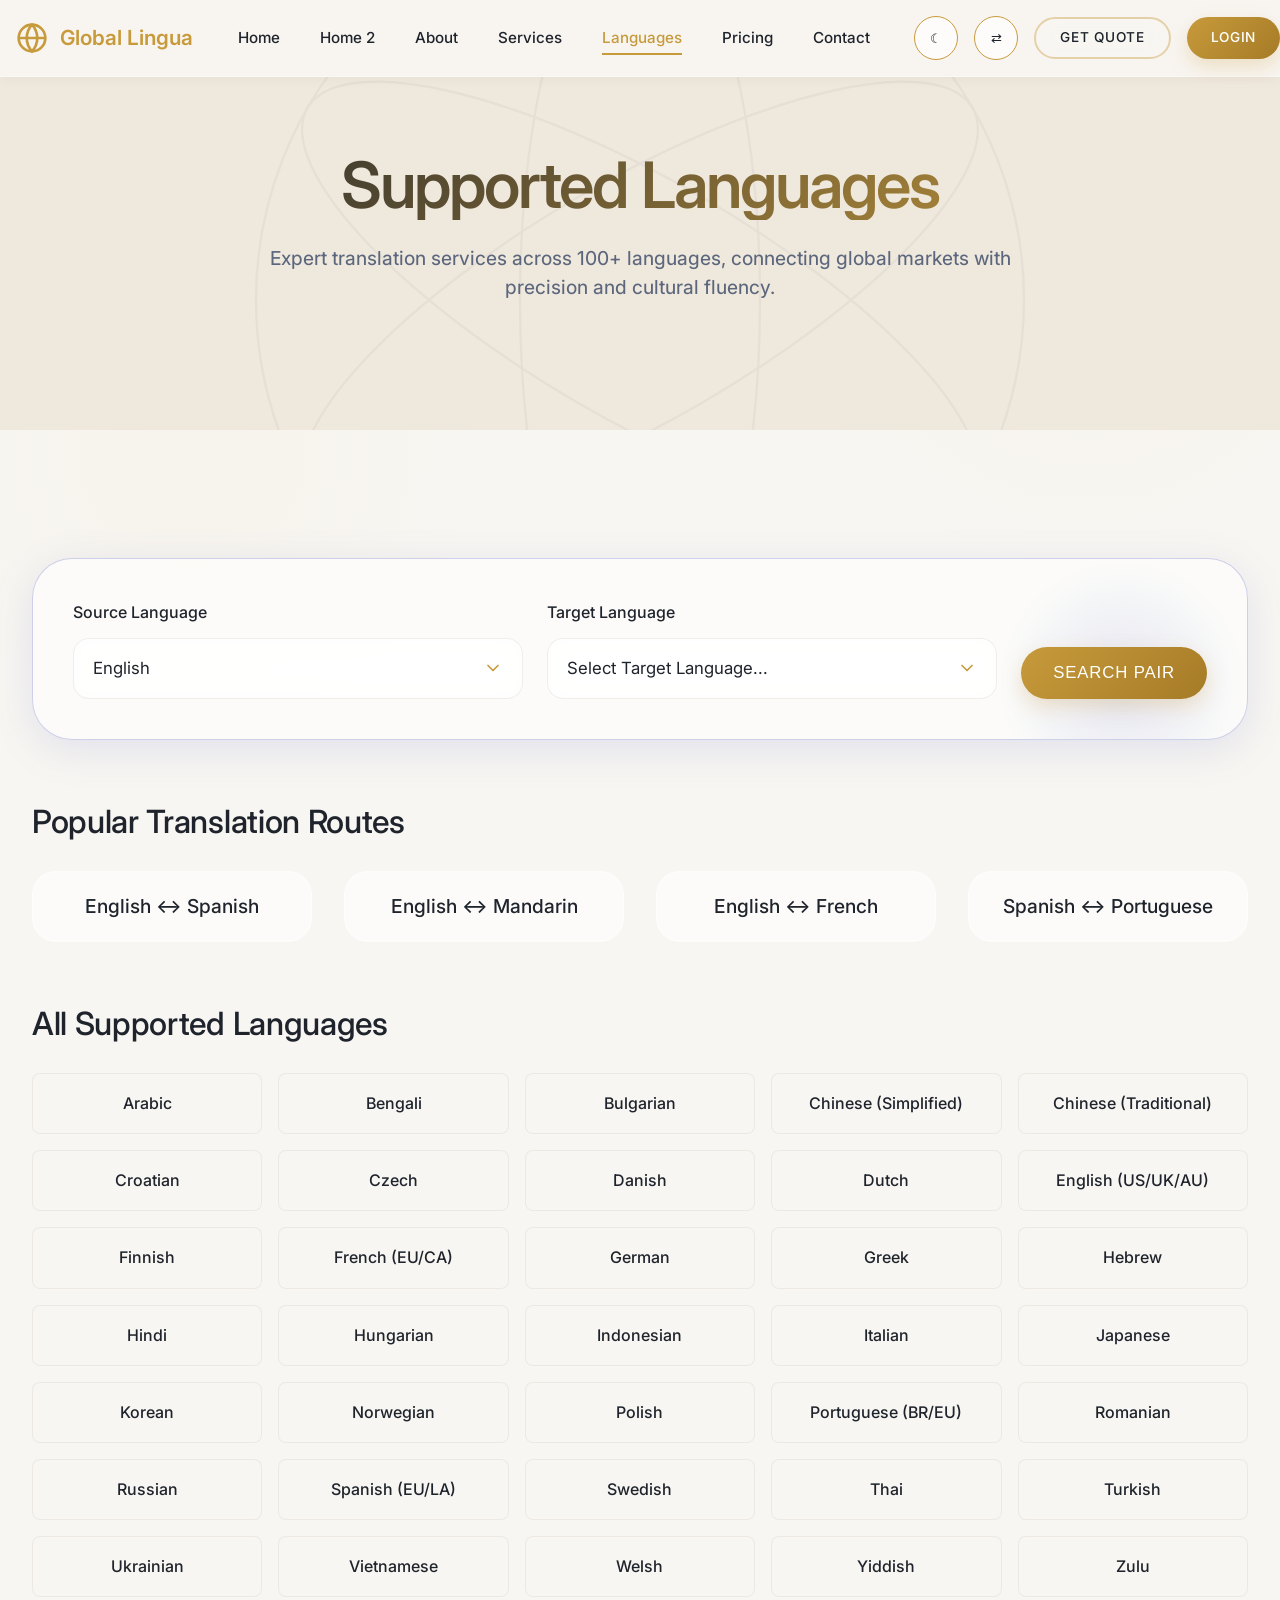
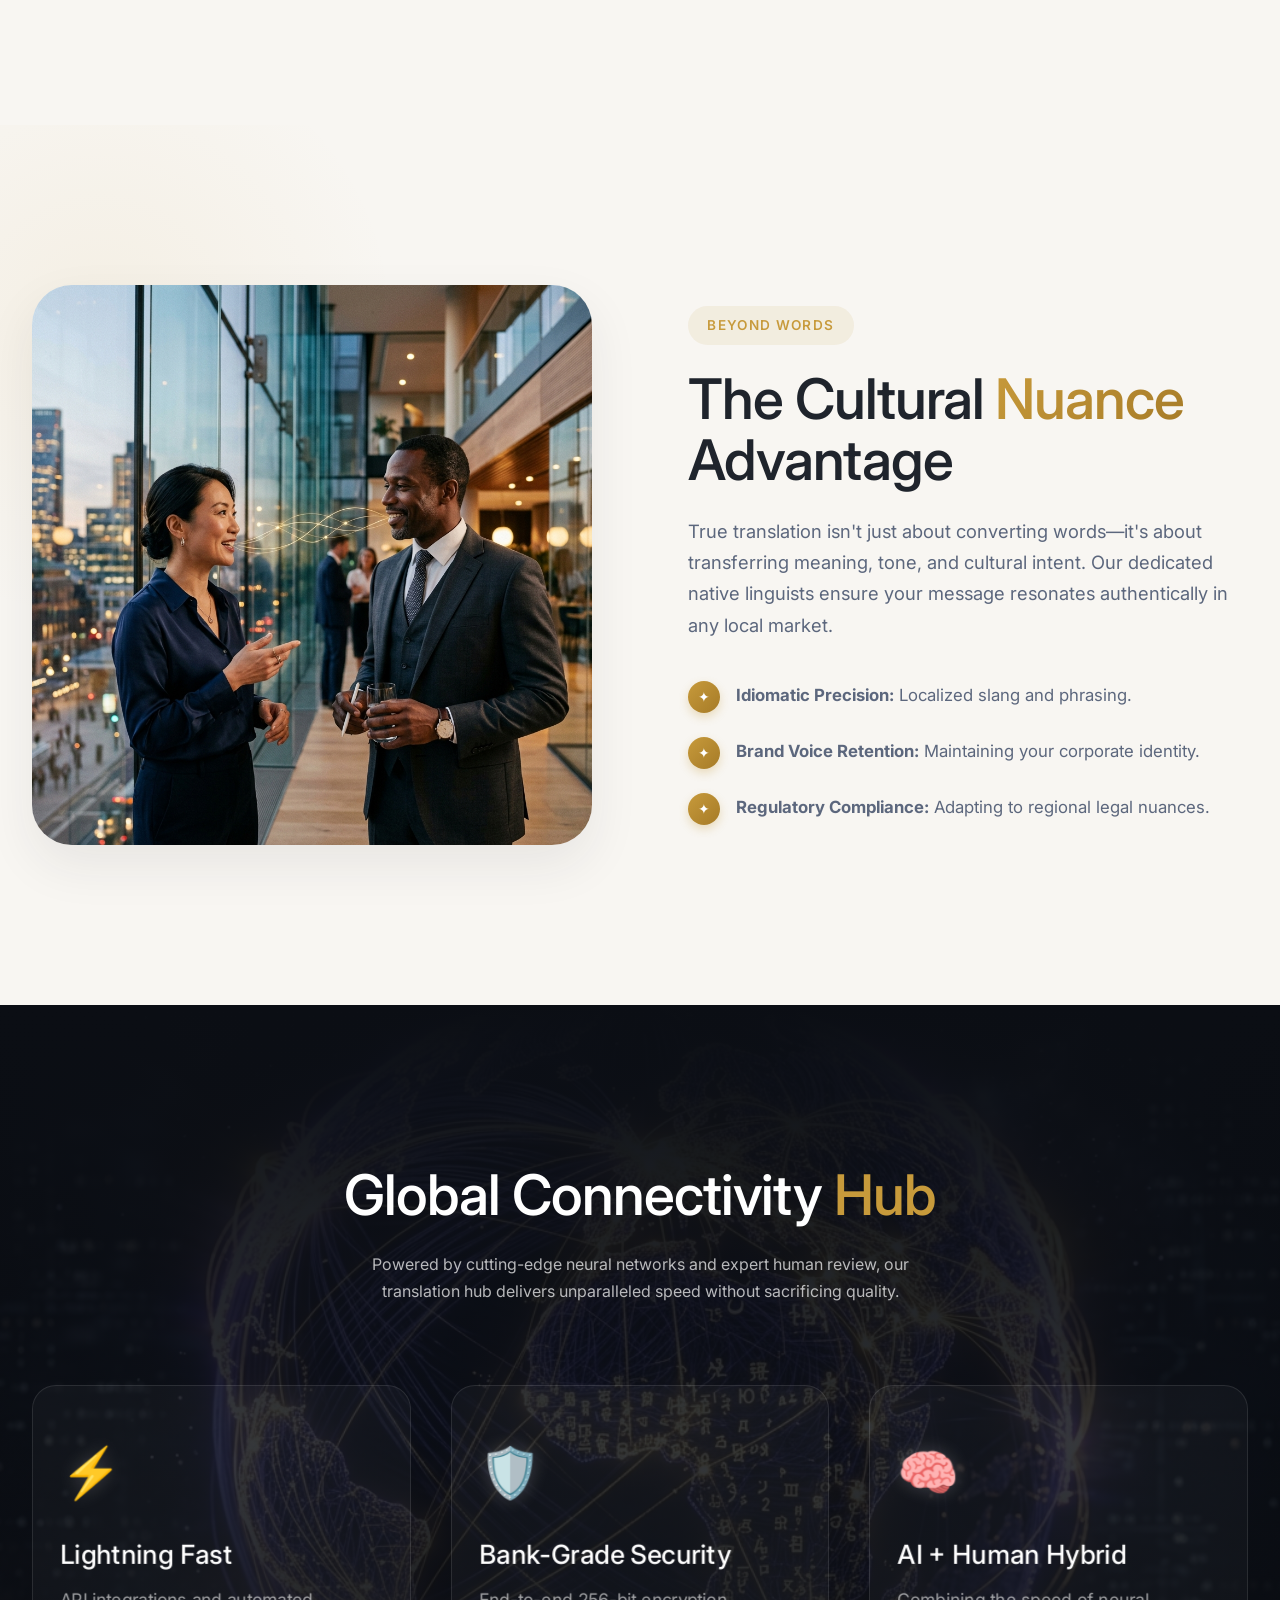
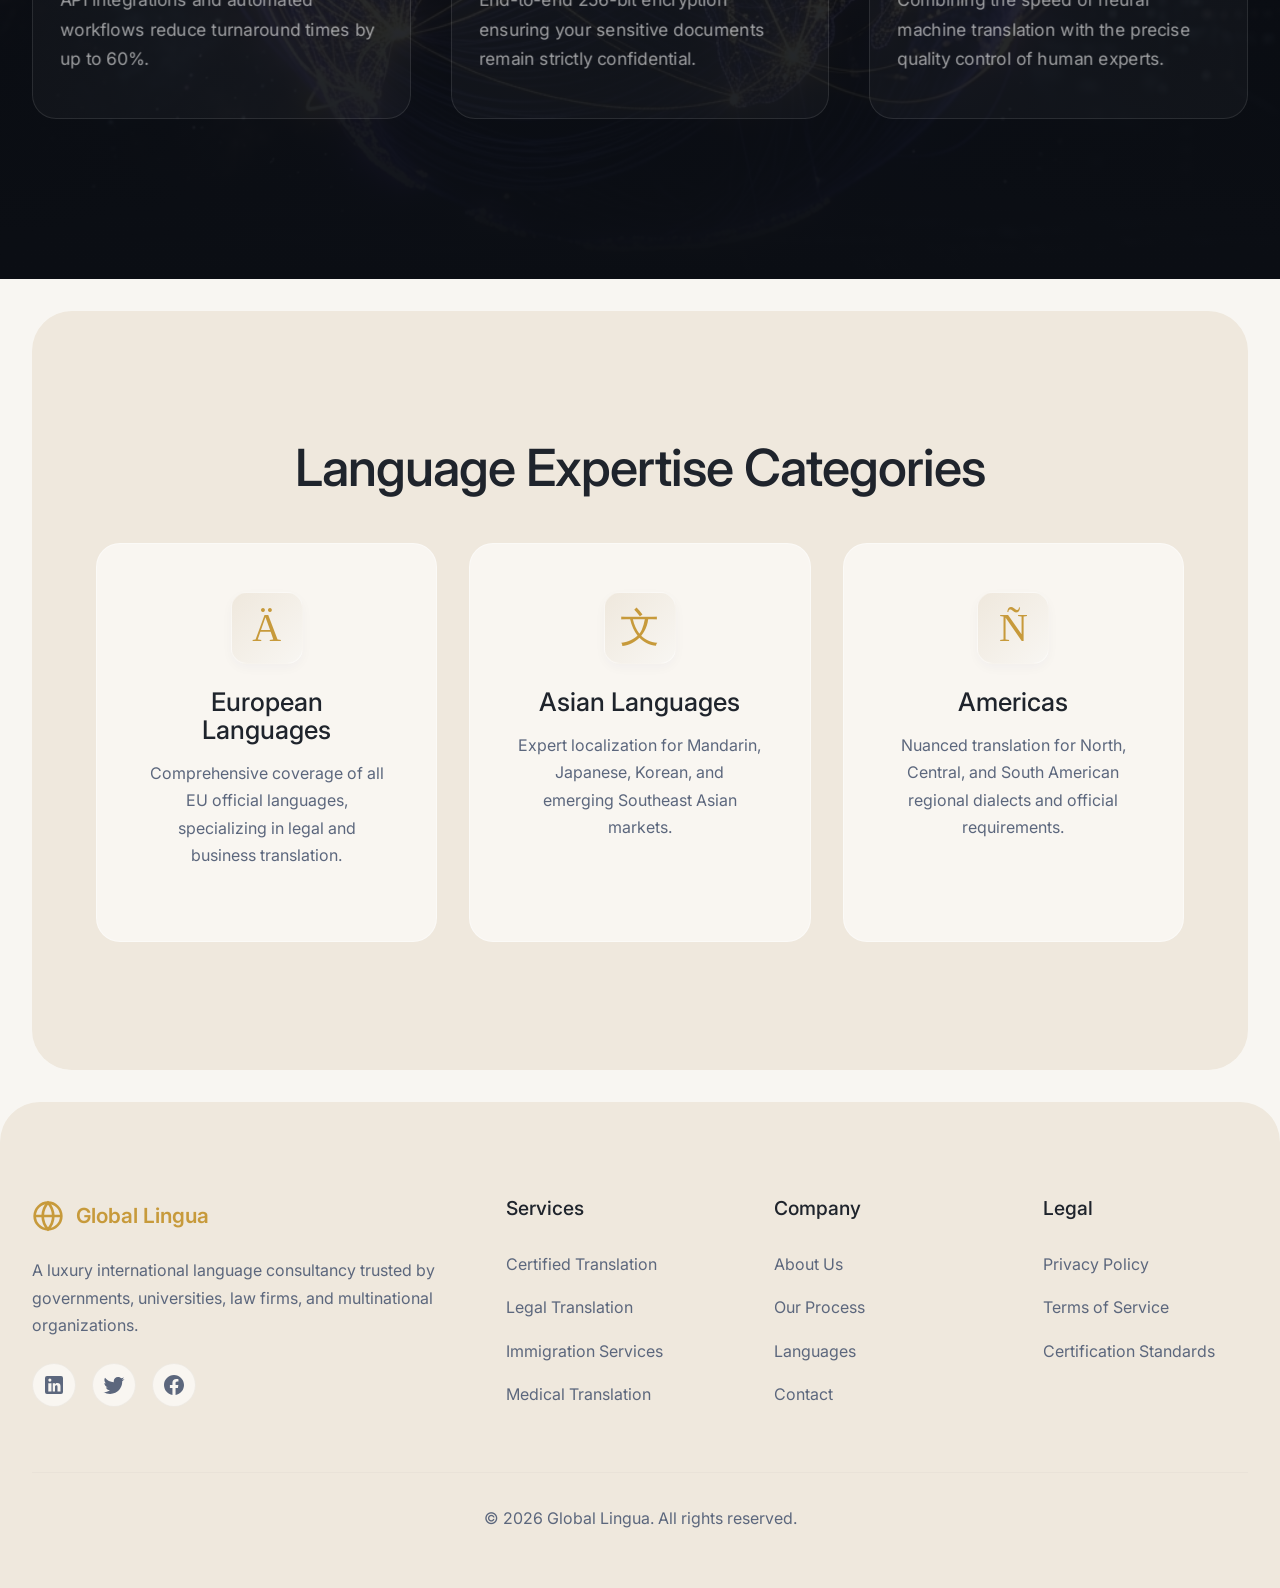
<file: languages.html>
<!DOCTYPE html>
<html lang="en">
<head>
    <meta charset="UTF-8">
    <meta name="viewport" content="width=device-width, initial-scale=1.0">
    <title>Languages | Global Lingua Translation</title>
    <link href="https://fonts.googleapis.com/css2?family=Inter:wght@400;450;500;520;540;580&display=swap" rel="stylesheet">
    <link rel="stylesheet" href="css/style.css">
    <link rel="stylesheet" href="css/dark-mode.css">
    <link rel="stylesheet" href="css/rtl.css">
    <style>
        .filter-container {
            background: var(--card-bg);
            backdrop-filter: blur(12px);
            padding: 2.5rem;
            border-radius: var(--radius-xl);
            box-shadow: 0 10px 40px rgba(92, 107, 192, 0.15);
            margin-bottom: 4rem;
            border: 1px solid rgba(92, 107, 192, 0.3);
            position: relative;
            overflow: hidden;
        }
        .filter-container::after {
            content: '';
            position: absolute;
            top: 0; right: 0;
            width: 250px; height: 250px;
            background: radial-gradient(circle, rgba(92, 107, 192, 0.15) 0%, transparent 70%);
            pointer-events: none;
        }
        .filter-grid {
            display: grid;
            grid-template-columns: 1fr 1fr auto;
            gap: 1.5rem;
            align-items: end;
        }
        @media (max-width: 1024px) {
            .cultural-split {
                flex-direction: column !important;
                text-align: center !important;
                align-items: center !important;
            }
            .cultural-content {
                display: flex !important;
                flex-direction: column !important;
                align-items: center !important;
                text-align: center !important;
            }
            .cultural-title, .cultural-desc, .section-label {
                text-align: center !important;
            }
            .cultural-list li {
                justify-content: flex-start !important;
                text-align: start !important;
            }
            .cultural-list li .icon-box {
                flex-shrink: 0 !important;
            }
            .cultural-list li span {
                text-align: start !important;
            }
            .language-list {
                display: flex !important;
                flex-wrap: wrap !important;
                justify-content: center !important;
            }
            .language-item {
                flex: 1 1 200px !important;
                max-width: 250px !important;
            }
        }
        @media (max-width: 500px) {
            .language-item {
                max-width: 100% !important;
            }
        }
        @media (max-width: 1024px) and (min-width: 769px) {
            .expertise-grid .card:nth-child(3) {
                grid-column: 1 / -1;
                width: calc(50% - 1rem);
                justify-self: center;
            }
        }
        @media (max-width: 1200px) and (min-width: 993px) {
            .hub-card h4 {
                min-height: 3.8rem;
            }
        }
        @media (max-width: 768px) {
            .filter-grid { grid-template-columns: 1fr; }
            .filter-container .form-control {
                font-size: 0.85rem !important;
                padding: 0.8rem 1rem !important;
                width: 100% !important;
                box-sizing: border-box !important;
            }
        }
        .language-list {
            display: grid;
            grid-template-columns: repeat(auto-fill, minmax(200px, 1fr));
            gap: 1rem;
        }
        .language-item {
            padding: 1rem;
            border: 1px solid var(--border-color);
            border-radius: var(--radius-sm);
            background: var(--primary-bg);
            text-align: center;
            font-weight: 500;
            transition: all 0.4s cubic-bezier(0.4, 0, 0.2, 1);
            position: relative;
            overflow: hidden;
            z-index: 1;
            cursor: pointer;
        }
        .language-item::before {
            content: '';
            position: absolute;
            top: 0; left: 0; right: 0; bottom: 0;
            background: linear-gradient(135deg, var(--global-gold) 0%, #283593 100%);
            z-index: -1;
            transform: scaleY(0);
            transform-origin: bottom;
            transition: transform 0.4s cubic-bezier(0.4, 0, 0.2, 1);
        }
        .language-item:hover::before {
            transform: scaleY(1);
        }
        .language-item:hover {
            color: white;
            border-color: transparent;
            box-shadow: var(--shadow-md);
            transform: translateY(-3px);
        }

        @keyframes spinGlobe {
            0% { transform: rotate(0deg); }
            100% { transform: rotate(360deg); }
        }
        @keyframes bounceHorizontal {
            0% { transform: translateX(-4px); }
            100% { transform: translateX(4px); }
        }
        .route-card {
            cursor: pointer;
        }
        .route-card .route-arrow {
            display: inline-block;
            transition: color 0.3s ease;
        }
        .route-card:hover .route-arrow {
            color: var(--global-gold);
            animation: bounceHorizontal 0.6s infinite alternate ease-in-out;
        }
    </style>
    <link rel="icon" type="image/svg+xml" href="images/favicon.svg">
</head>
<body>

    <svg class="svg-defs">
        <defs>
            <linearGradient id="gold-gradient" x1="0%" y1="0%" x2="100%" y2="100%">
                <stop offset="0%" stop-color="#E8C779" />
                <stop offset="100%" stop-color="#A67B27" />
            </linearGradient>
            <linearGradient id="indigo-gradient" x1="0%" y1="0%" x2="100%" y2="100%">
                <stop offset="0%" stop-color="#5C6BC0" />
                <stop offset="100%" stop-color="#283593" />
            </linearGradient>
        </defs>
    </svg>


        <!-- Navbar -->
    <nav class="navbar">
        <div class="container navbar-container">
            <a href="index.html" class="navbar-logo">
                <svg viewBox="0 0 24 24" fill="none" xmlns="http://www.w3.org/2000/svg">
                    <path d="M12 22C17.5228 22 22 17.5228 22 12C22 6.47715 17.5228 2 12 2C6.47715 2 2 6.47715 2 12C2 17.5228 6.47715 22 12 22Z" stroke="currentColor" stroke-width="2"/>
                    <path d="M2 12H22M12 2C14.5013 4.73835 15.9228 8.29203 16 12C15.9228 15.708 14.5013 19.2616 12 22C9.49872 19.2616 8.07725 15.708 8 12C8.07725 8.29203 9.49872 4.73835 12 2Z" stroke="currentColor" stroke-width="2"/>
                </svg>
                Global Lingua
            </a>
            
            <button class="mobile-menu-toggle" id="mobile-menu-toggle">☰</button>
            
            <ul class="navbar-menu">
                <li><a href="index.html">Home</a></li>
                <li><a href="home-2.html">Home 2</a></li>
                <li><a href="about.html">About</a></li>
                <li><a href="services.html">Services</a></li>
                <li><a href="languages.html" class="active">Languages</a></li>
                <li><a href="pricing.html">Pricing</a></li>
                <li><a href="contact.html">Contact</a></li>
            </ul>

                        <div class="navbar-actions">
                <button class="icon-btn" id="theme-toggle" aria-label="Toggle Dark Mode">☾</button>
                <button class="icon-btn" id="rtl-toggle" aria-label="Toggle RTL">⇄</button>
                <a href="instant-quote.html" class="btn btn-secondary">Get Quote</a>
                <a href="login.html" class="btn btn-primary">Login</a>
            </div>
        </div>
    </nav>

    <header class="section section-bg-secondary" style="padding-top: 150px; position: relative; overflow: hidden;">
        <div style="position: absolute; top: -100px; left: 50%; transform: translateX(-50%); opacity: 0.04; pointer-events: none;">
            <svg width="800" height="800" viewBox="0 0 100 100" style="animation: spinGlobe 40s linear infinite;">
                <circle cx="50" cy="50" r="48" fill="none" stroke="currentColor" stroke-width="0.3"/>
                <ellipse cx="50" cy="50" rx="48" ry="15" fill="none" stroke="currentColor" stroke-width="0.3" transform="rotate(30 50 50)"/>
                <ellipse cx="50" cy="50" rx="48" ry="15" fill="none" stroke="currentColor" stroke-width="0.3" transform="rotate(-30 50 50)"/>
                <ellipse cx="50" cy="50" rx="15" ry="48" fill="none" stroke="currentColor" stroke-width="0.3"/>
            </svg>
        </div>
        <div class="container text-center animate-on-scroll" style="position: relative; z-index: 1;">
            <h1>Supported Languages</h1>
            <p class="subheading" style="max-width: 800px; margin: 0 auto;">Expert translation services across 100+ languages, connecting global markets with precision and cultural fluency.</p>
        </div>
    </header>

    <section class="section">
        <div class="container animate-on-scroll">
            <div class="filter-container">
                <div class="filter-grid">
                    <div class="form-group" style="margin-bottom: 0;">
                        <label class="form-label">Source Language</label>
                        <select class="form-control">
                            <option>English</option>
                            <option>Spanish</option>
                            <option>French</option>
                            <option>German</option>
                            <option>Mandarin</option>
                        </select>
                    </div>
                    <div class="form-group" style="margin-bottom: 0;">
                        <label class="form-label">Target Language</label>
                        <select class="form-control">
                            <option>Select Target Language...</option>
                            <option>Spanish</option>
                            <option>French</option>
                            <option>German</option>
                            <option>Mandarin</option>
                            <option>Arabic</option>
                            <option>Japanese</option>
                        </select>
                    </div>
                    <button class="btn btn-primary" style="height: auto; padding: 1rem 2rem;">Search Pair</button>
                </div>
            </div>

            <h3 style="margin-bottom: 2rem;">Popular Translation Routes</h3>
            <div class="grid grid-4" style="margin-bottom: 4rem;">
                <div class="card route-card text-center" style="padding: 1.5rem 1rem;">
                    <h4 class="card-title" style="margin-bottom: 0; white-space: nowrap; font-size: clamp(0.9rem, 1.5vw, 1.2rem);">English <span class="route-arrow">↔</span> Spanish</h4>
                </div>
                <div class="card route-card text-center" style="padding: 1.5rem 1rem;">
                    <h4 class="card-title" style="margin-bottom: 0; white-space: nowrap; font-size: clamp(0.9rem, 1.5vw, 1.2rem);">English <span class="route-arrow">↔</span> Mandarin</h4>
                </div>
                <div class="card route-card text-center" style="padding: 1.5rem 1rem;">
                    <h4 class="card-title" style="margin-bottom: 0; white-space: nowrap; font-size: clamp(0.9rem, 1.5vw, 1.2rem);">English <span class="route-arrow">↔</span> French</h4>
                </div>
                <div class="card route-card text-center" style="padding: 1.5rem 1rem;">
                    <h4 class="card-title" style="margin-bottom: 0; white-space: nowrap; font-size: clamp(0.9rem, 1.5vw, 1.2rem);">Spanish <span class="route-arrow">↔</span> Portuguese</h4>
                </div>
            </div>

            <h3 style="margin-bottom: 2rem;">All Supported Languages</h3>
            <div class="language-list">
                <div class="language-item">Arabic</div>
                <div class="language-item">Bengali</div>
                <div class="language-item">Bulgarian</div>
                <div class="language-item">Chinese (Simplified)</div>
                <div class="language-item">Chinese (Traditional)</div>
                <div class="language-item">Croatian</div>
                <div class="language-item">Czech</div>
                <div class="language-item">Danish</div>
                <div class="language-item">Dutch</div>
                <div class="language-item">English (US/UK/AU)</div>
                <div class="language-item">Finnish</div>
                <div class="language-item">French (EU/CA)</div>
                <div class="language-item">German</div>
                <div class="language-item">Greek</div>
                <div class="language-item">Hebrew</div>
                <div class="language-item">Hindi</div>
                <div class="language-item">Hungarian</div>
                <div class="language-item">Indonesian</div>
                <div class="language-item">Italian</div>
                <div class="language-item">Japanese</div>
                <div class="language-item">Korean</div>
                <div class="language-item">Norwegian</div>
                <div class="language-item">Polish</div>
                <div class="language-item">Portuguese (BR/EU)</div>
                <div class="language-item">Romanian</div>
                <div class="language-item">Russian</div>
                <div class="language-item">Spanish (EU/LA)</div>
                <div class="language-item">Swedish</div>
                <div class="language-item">Thai</div>
                <div class="language-item">Turkish</div>
                <div class="language-item">Ukrainian</div>
                <div class="language-item">Vietnamese</div>
                <div class="language-item">Welsh</div>
                <div class="language-item">Yiddish</div>
                <div class="language-item">Zulu</div>
            </div>
        </div>
    </section>

    <!-- Unique Section 1: Cultural Nuance -->
    <section class="section unique-section-1" style="overflow: hidden; position: relative;">
        <!-- decorative animated elements -->
        <div class="glow-orb orb-left"></div>
        <div class="container animate-on-scroll">
            <div class="cultural-split">
                <div style="position: relative;">
                    <div class="cultural-img-wrapper">
                        <img src="images/cultural_nuance.png" alt="Cultural Nuance in Translation" class="cultural-img">
                    </div>
                    
                </div>
                <div class="cultural-content">
                    <div class="section-label">Beyond Words</div>
                    <h2 class="cultural-title">The Cultural <span class="text-gradient">Nuance</span> Advantage</h2>
                    <p class="cultural-desc">True translation isn't just about converting words—it's about transferring meaning, tone, and cultural intent. Our dedicated native linguists ensure your message resonates authentically in any local market.</p>
                    <ul class="cultural-list">
                        <li>
                            <div class="icon-box">✦</div>
                            <span><strong>Idiomatic Precision:</strong> Localized slang and phrasing.</span>
                        </li>
                        <li>
                            <div class="icon-box">✦</div>
                            <span><strong>Brand Voice Retention:</strong> Maintaining your corporate identity.</span>
                        </li>
                        <li>
                            <div class="icon-box">✦</div>
                            <span><strong>Regulatory Compliance:</strong> Adapting to regional legal nuances.</span>
                        </li>
                    </ul>
                </div>
            </div>
        </div>
    </section>

    <!-- Unique Section 2: Global Connectivity Hub -->
    <section class="section unique-section-2" style="background: #0B0E14; color: white; position: relative; overflow: hidden; padding: 10rem 0;">
        <img src="images/global_hub.png" alt="Global Data Hub" class="hub-bg-img parallax-img">
        <div class="hub-overlay"></div>
        
        <div class="container animate-on-scroll" style="position: relative; z-index: 2;">
            <div class="text-center" style="margin-bottom: 5rem;">
                <h2 style="color: white; font-size: 3.5rem;">Global Connectivity <span style="color: var(--global-gold);">Hub</span></h2>
                <p style="color: rgba(255,255,255,0.7); max-width: 600px; margin: 0 auto;">Powered by cutting-edge neural networks and expert human review, our translation hub delivers unparalleled speed without sacrificing quality.</p>
            </div>
            
            <div class="hub-cards-grid">
                <div class="hub-card hover-tilt">
                    <div class="hub-card-inner">
                        <div class="hub-card-icon">⚡</div>
                        <h4>Lightning Fast</h4>
                        <p>API integrations and automated workflows reduce turnaround times by up to 60%.</p>
                    </div>
                </div>
                <div class="hub-card hover-tilt delay-1">
                    <div class="hub-card-inner">
                        <div class="hub-card-icon">🛡️</div>
                        <h4>Bank-Grade Security</h4>
                        <p>End-to-end 256-bit encryption ensuring your sensitive documents remain strictly confidential.</p>
                    </div>
                </div>
                <div class="hub-card hover-tilt delay-2">
                    <div class="hub-card-inner">
                        <div class="hub-card-icon">🧠</div>
                        <h4>AI + Human Hybrid</h4>
                        <p>Combining the speed of neural machine translation with the precise quality control of human experts.</p>
                    </div>
                </div>
            </div>
        </div>
    </section>

    <!-- Language Expertise Categories -->
    <section class="section section-bg-secondary">
        <div class="container text-center animate-on-scroll">
            <h2 style="margin-bottom: 3rem;">Language Expertise Categories</h2>
            <div class="grid grid-3 expertise-grid">
                <div class="card">
                    <div class="card-icon" style="margin: 0 auto 1.5rem; font-family: 'Georgia', serif; font-size: 2.5rem; color: var(--global-gold);">Ä</div>
                    <h4 class="card-title">European Languages</h4>
                    <p class="card-content">Comprehensive coverage of all EU official languages, specializing in legal and business translation.</p>
                </div>
                <div class="card">
                    <div class="card-icon" style="margin: 0 auto 1.5rem; font-family: 'Georgia', serif; font-size: 2.5rem; color: var(--global-gold);">文</div>
                    <h4 class="card-title">Asian Languages</h4>
                    <p class="card-content">Expert localization for Mandarin, Japanese, Korean, and emerging Southeast Asian markets.</p>
                </div>
                <div class="card">
                    <div class="card-icon" style="margin: 0 auto 1.5rem; font-family: 'Georgia', serif; font-size: 2.5rem; color: var(--global-gold);">Ñ</div>
                    <h4 class="card-title">Americas</h4>
                    <p class="card-content">Nuanced translation for North, Central, and South American regional dialects and official requirements.</p>
                </div>
            </div>
        </div>
    </section>

    <!-- Language Modal -->
    <div class="modal-overlay" id="language-modal">
        <div class="modal-content">
            <button class="modal-close" id="modal-close-btn" aria-label="Close Modal">✕</button>
            <div class="modal-header">
                <div class="modal-icon" id="modal-lang-icon">🌐</div>
                <h3 class="modal-title" id="modal-lang-title">Language Name</h3>
            </div>
            <div class="modal-body">
                <p>We offer comprehensive, certified translation services for <strong id="modal-lang-name">Language Name</strong>. Our native-speaking linguists ensure perfect cultural nuance and strict adherence to international legal standards.</p>
                
                <div class="modal-features">
                    <div class="feature-item">
                        <span class="feature-icon">✓</span>
                        <span>USCIS Certified Translation</span>
                    </div>
                    <div class="feature-item">
                        <span class="feature-icon">✓</span>
                        <span>Legal & Corporate Documents</span>
                    </div>
                    <div class="feature-item">
                        <span class="feature-icon">✓</span>
                        <span>24-48 Hour Turnaround</span>
                    </div>
                </div>
            </div>
            <div class="modal-footer">
                <a href="instant-quote.html" class="btn btn-primary" style="width: 100%;">Get a Quote</a>
            </div>
        </div>
    </div>

    <!-- Route Modal -->
    <div class="modal-overlay" id="route-modal">
        <div class="modal-content">
            <button class="modal-close" id="route-modal-close-btn" aria-label="Close Modal">✕</button>
            <div class="modal-header">
                <div class="modal-icon" style="color: var(--global-gold);">🔄</div>
                <h3 class="modal-title" id="modal-route-title">Translation Route</h3>
                <p style="margin-top: 0.5rem; color: var(--text-secondary); font-size: 0.95rem;">Dedicated Corridor Services</p>
            </div>
            <div class="modal-body">
                <p>We provide specialized linguistic teams dedicated to the <strong id="modal-route-name" style="color: var(--global-gold);">Route Name</strong> corridor. Whether you need corporate, legal, or technical translations, our native experts ensure seamless cross-border communication.</p>
                
                <div class="modal-features">
                    <div class="feature-item">
                        <span class="feature-icon">✨</span>
                        <span>High-Volume Translation Capacity</span>
                    </div>
                    <div class="feature-item">
                        <span class="feature-icon">✨</span>
                        <span>Dedicated Corridor Project Manager</span>
                    </div>
                    <div class="feature-item">
                        <span class="feature-icon">✨</span>
                        <span>Industry-Specific Terminology Glossaries</span>
                    </div>
                </div>
            </div>
            <div class="modal-footer">
                <a href="instant-quote.html" class="btn btn-primary" style="width: 100%;">Request Corridor Pricing</a>
            </div>
        </div>
    </div>

    <footer class="footer">
        <div class="container">
            <div class="footer-grid">
                <div class="footer-brand animate-on-scroll">
                    <a href="index.html" class="navbar-logo" style="padding-left: 0; margin-bottom: 1.5rem;">
                        <svg viewBox="0 0 24 24" fill="none" xmlns="http://www.w3.org/2000/svg">
                            <path d="M12 22C17.5228 22 22 17.5228 22 12C22 6.47715 17.5228 2 12 2C6.47715 2 2 6.47715 2 12C2 17.5228 6.47715 22 12 22Z" stroke="currentColor" stroke-width="2"/>
                            <path d="M2 12H22M12 2C14.5013 4.73835 15.9228 8.29203 16 12C15.9228 15.708 14.5013 19.2616 12 22C9.49872 19.2616 8.07725 15.708 8 12C8.07725 8.29203 9.49872 4.73835 12 2Z" stroke="currentColor" stroke-width="2"/>
                        </svg>
                        Global Lingua
                    </a>
                    <p>A luxury international language consultancy trusted by governments, universities, law firms, and multinational organizations.</p>
                    <div class="social-icons" style="display: flex; gap: 1rem; margin-top: 1.5rem;">
                        <a href="#" class="social-icon" aria-label="LinkedIn">
                            <svg width="24" height="24" viewBox="0 0 24 24" fill="currentColor"><path d="M19 3A2 2 0 0 1 21 5V19A2 2 0 0 1 19 21H5A2 2 0 0 1 3 19V5A2 2 0 0 1 5 3H19M18.5 18.5V13.2A3.26 3.26 0 0 0 15.24 9.94C14 9.94 13.4 10.61 13 11.16V10.13H10.74V18.5H13V13.78C13 12.54 13.9 12.18 14.54 12.18C15.28 12.18 15.5 12.8 15.5 13.78V18.5H18.5M7.88 8.66A1.56 1.56 0 1 0 7.88 5.54A1.56 1.56 0 0 0 7.88 8.66M6.3 18.5H9.46V10.13H6.3V18.5Z"/></svg>
                        </a>
                        <a href="#" class="social-icon" aria-label="Twitter">
                            <svg width="24" height="24" viewBox="0 0 24 24" fill="currentColor"><path d="M22.46 6C21.69 6.35 20.86 6.58 20 6.69C20.88 6.16 21.56 5.32 21.88 4.31C21.05 4.81 20.13 5.16 19.16 5.36C18.37 4.5 17.26 4 16 4C13.65 4 11.73 5.92 11.73 8.29C11.73 8.63 11.77 8.96 11.84 9.27C8.28 9.09 5.11 7.38 3 4.79C2.63 5.42 2.42 6.16 2.42 6.94C2.42 8.43 3.17 9.75 4.33 10.5C3.62 10.5 2.96 10.3 2.38 10V10.03C2.38 12.11 3.86 13.85 5.82 14.24C5.46 14.34 5.08 14.39 4.69 14.39C4.42 14.39 4.15 14.36 3.89 14.31C4.43 16.03 6.03 17.27 7.92 17.31C6.44 18.47 4.58 19.15 2.56 19.15C2.22 19.15 1.88 19.13 1.54 19.09C3.44 20.31 5.68 21 8.08 21C15.93 21 20.22 14.5 20.22 8.86C20.22 8.67 20.22 8.49 20.2 8.3C21.04 7.69 21.81 6.9 22.46 6Z"/></svg>
                        </a>
                        <a href="#" class="social-icon" aria-label="Facebook">
                            <svg width="24" height="24" viewBox="0 0 24 24" fill="currentColor"><path d="M12 2.04C6.5 2.04 2 6.53 2 12.06C2 17.06 5.66 21.21 10.44 21.96V14.96H7.9V12.06H10.44V9.85C10.44 7.34 11.93 5.96 14.22 5.96C15.31 5.96 16.45 6.15 16.45 6.15V8.62H15.19C13.95 8.62 13.56 9.39 13.56 10.18V12.06H16.34L15.89 14.96H13.56V21.96C18.34 21.21 22 17.06 22 12.06C22 6.53 17.5 2.04 12 2.04Z"/></svg>
                        </a>
                    </div>
                </div>
                <div class="animate-on-scroll">
                    <h4 class="footer-heading">Services</h4>
                    <ul class="footer-links">
                        <li><a href="service-details.html">Certified Translation</a></li>
                        <li><a href="service-details.html">Legal Translation</a></li>
                        <li><a href="service-details.html">Immigration Services</a></li>
                        <li><a href="service-details.html">Medical Translation</a></li>
                    </ul>
                </div>
                <div class="animate-on-scroll">
                    <h4 class="footer-heading">Company</h4>
                    <ul class="footer-links">
                        <li><a href="about.html">About Us</a></li>
                        <li><a href="translation-process.html">Our Process</a></li>
                        <li><a href="languages.html">Languages</a></li>
                        <li><a href="contact.html">Contact</a></li>
                    </ul>
                </div>
                <div class="animate-on-scroll">
                    <h4 class="footer-heading">Legal</h4>
                    <ul class="footer-links">
                        <li><a href="#">Privacy Policy</a></li>
                        <li><a href="#">Terms of Service</a></li>
                        <li><a href="#">Certification Standards</a></li>
                    </ul>
                </div>
            </div>
            <div class="footer-bottom" style="justify-content: center; text-align: center;">
                <p>&copy; 2026 Global Lingua. All rights reserved.</p>
            </div>
        </div>
    </footer>

    <script src="js/main.js"></script>
</body>
</html>
</file>
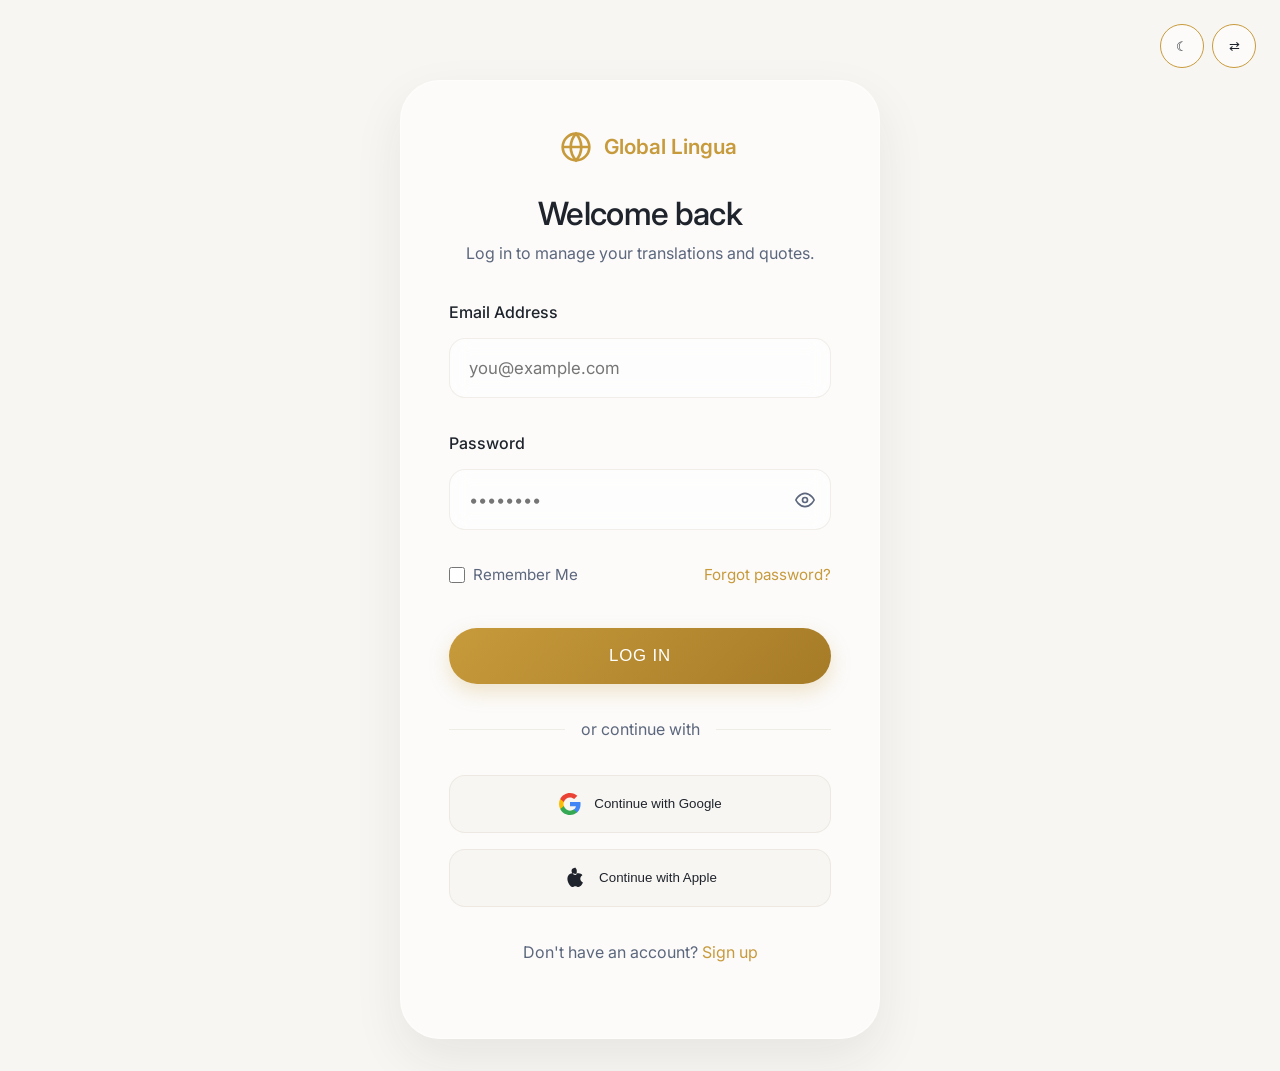
<file: login.html>
<!DOCTYPE html>
<html lang="en">
<head>
    <meta charset="UTF-8">
    <meta name="viewport" content="width=device-width, initial-scale=1.0">
    <title>Login | Global Lingua</title>
    <link href="https://fonts.googleapis.com/css2?family=Inter:wght@400;450;500;520;540;580&display=swap" rel="stylesheet">
    <link rel="stylesheet" href="css/style.css">
    <link rel="stylesheet" href="css/dark-mode.css">
    <link rel="stylesheet" href="css/rtl.css">
    <style>
        .auth-container {
            display: flex;
            min-height: 100vh;
            align-items: center;
            justify-content: center;
            background: var(--primary-bg);
            padding: 5rem 1rem 2rem 1rem;
            position: relative;
        }
        .auth-form-wrapper {
            width: 100%;
            max-width: 480px;
            padding: 3rem;
            background: var(--card-bg);
            border-radius: var(--radius-xl);
            box-shadow: var(--shadow-lg);
            border: 1px solid var(--glass-border);
            position: relative;
        }
        @media (max-width: 768px) {
            .auth-form-wrapper { padding: 1.5rem; }
            .auth-container { padding: 5rem 1rem 2rem 1rem !important; }
            .login-helpers, .login-helpers label, .login-helpers a { font-size: 0.85rem !important; }
            .footer-text { font-size: 0.9rem; }
        }
        .fixed-toggles {
            position: fixed;
            top: 1.5rem;
            right: 1.5rem;
            display: flex;
            gap: 0.5rem;
            z-index: 9999;
        }
        .social-btn {
            display: flex;
            align-items: center;
            justify-content: center;
            gap: 0.75rem;
            width: 100%;
            padding: 1rem;
            border: 1px solid var(--border-color);
            border-radius: var(--radius-md);
            background: var(--primary-bg);
            color: var(--text-primary);
            font-weight: 520;
            cursor: pointer;
            transition: all var(--transition-fast);
            margin-bottom: 1rem;
        }
        .social-btn:hover {
            background: var(--secondary-bg);
            border-color: var(--text-secondary);
        }
        .divider {
            display: flex;
            align-items: center;
            text-align: center;
            margin: 2rem 0;
            color: var(--text-secondary);
        }
        .divider::before, .divider::after {
            content: '';
            flex: 1;
            border-bottom: 1px solid var(--border-color);
        }
        .divider:not(:empty)::before { margin-right: 1rem; }
        .divider:not(:empty)::after { margin-left: 1rem; }
        
        .password-input-wrapper {
            position: relative;
            display: flex;
            align-items: center;
        }
        .password-toggle {
            position: absolute;
            right: 1rem;
            background: none;
            border: none;
            color: var(--text-secondary);
            cursor: pointer;
            padding: 0;
            display: flex;
            align-items: center;
            justify-content: center;
        }
    </style>
    <link rel="icon" type="image/svg+xml" href="images/favicon.svg">
</head>
<body>

    <svg class="svg-defs">
        <defs>
            <linearGradient id="gold-gradient" x1="0%" y1="0%" x2="100%" y2="100%">
                <stop offset="0%" stop-color="#E8C779" />
                <stop offset="100%" stop-color="#A67B27" />
            </linearGradient>
            <linearGradient id="indigo-gradient" x1="0%" y1="0%" x2="100%" y2="100%">
                <stop offset="0%" stop-color="#5C6BC0" />
                <stop offset="100%" stop-color="#283593" />
            </linearGradient>
        </defs>
    </svg>


    <div class="fixed-toggles">
        <button class="icon-btn" id="theme-toggle" aria-label="Toggle Dark Mode">☾</button>
        <button class="icon-btn" id="rtl-toggle" aria-label="Toggle RTL">⇄</button>
    </div>

    <div class="auth-container">
        <div class="auth-form-wrapper">
            <div class="auth-form-inner">
                
                <div style="display: flex; justify-content: center; margin-bottom: 2rem;">
                    <a href="index.html" class="navbar-logo" style="margin: 0;">
                        <svg viewBox="0 0 24 24" fill="none" xmlns="http://www.w3.org/2000/svg">
                    <path d="M12 22C17.5228 22 22 17.5228 22 12C22 6.47715 17.5228 2 12 2C6.47715 2 2 6.47715 2 12C2 17.5228 6.47715 22 12 22Z" stroke="currentColor" stroke-width="2"/>
                    <path d="M2 12H22M12 2C14.5013 4.73835 15.9228 8.29203 16 12C15.9228 15.708 14.5013 19.2616 12 22C9.49872 19.2616 8.07725 15.708 8 12C8.07725 8.29203 9.49872 4.73835 12 2Z" stroke="currentColor" stroke-width="2"/>
                </svg>
                        Global Lingua
                    </a>
                </div>

                <h2 style="margin-bottom: 0.5rem; text-align: center; font-size: 2rem;">Welcome back</h2>
                <p style="margin-bottom: 2rem; color: var(--text-secondary); text-align: center;">Log in to manage your translations and quotes.</p>

                <form>
                    <div class="form-group">
                        <label class="form-label">Email Address</label>
                        <input type="email" class="form-control" placeholder="you@example.com">
                    </div>
                    <div class="form-group">
                        <label class="form-label">Password</label>
                        <div class="password-input-wrapper">
                            <input type="password" class="form-control" placeholder="••••••••" id="login-password">
                            <button type="button" class="password-toggle" onclick="togglePassword('login-password')">
                                <svg width="20" height="20" viewBox="0 0 24 24" fill="none" stroke="currentColor" stroke-width="2" stroke-linecap="round" stroke-linejoin="round"><path d="M1 12s4-8 11-8 11 8 11 8-4 8-11 8-11-8-11-8z"></path><circle cx="12" cy="12" r="3"></circle></svg>
                            </button>
                        </div>
                    </div>
                    <div class="login-helpers" style="display: flex; justify-content: space-between; align-items: center; margin-bottom: 1.5rem; flex-wrap: nowrap; gap: 0.5rem;">
                        <label style="display: flex; align-items: center; gap: 0.5rem; color: var(--text-secondary); font-size: 0.95rem; cursor: pointer; white-space: nowrap;">
                            <input type="checkbox" style="width: 16px; height: 16px; flex-shrink: 0;"> Remember Me
                        </label>
                        <a href="#" style="font-size: 0.95rem; white-space: nowrap;">Forgot password?</a>
                    </div>
                    <button class="btn btn-primary" style="width: 100%; margin-top: 1rem;">Log In</button>
                </form>

                <div class="divider">or continue with</div>

                <button class="social-btn">
                    <svg width="24" height="24" viewBox="0 0 24 24"><path fill="#4285F4" d="M22.56 12.25c0-.78-.07-1.53-.2-2.25H12v4.26h5.92c-.26 1.37-1.04 2.53-2.21 3.31v2.77h3.57c2.08-1.92 3.28-4.74 3.28-8.09z"/><path fill="#34A853" d="M12 23c2.97 0 5.46-.98 7.28-2.66l-3.57-2.77c-.98.66-2.23 1.06-3.71 1.06-2.86 0-5.29-1.93-6.16-4.53H2.18v2.84C3.99 20.53 7.7 23 12 23z"/><path fill="#FBBC05" d="M5.84 14.09c-.22-.66-.35-1.36-.35-2.09s.13-1.43.35-2.09V7.07H2.18C1.43 8.55 1 10.22 1 12s.43 3.45 1.18 4.93l2.85-2.22.81-.62z"/><path fill="#EA4335" d="M12 5.38c1.62 0 3.06.56 4.21 1.64l3.15-3.15C17.45 2.09 14.97 1 12 1 7.7 1 3.99 3.47 2.18 7.07l3.66 2.84c.87-2.6 3.3-4.53 6.16-4.53z"/></svg>
                    Continue with Google
                </button>
                <button class="social-btn" style="margin-bottom: 0;">
                    <svg width="24" height="24" viewBox="0 0 24 24" fill="currentColor"><path d="M17.05 20.28c-.98.95-2.05.8-3.08.35-1.09-.46-2.09-.48-3.24 0-1.44.62-2.2.44-3.06-.35C2.79 15.25 3.51 7.59 9.05 7.31c1.35.05 2.53.68 3.14.68.65 0 2.01-.76 3.55-.64 1.48.06 2.81.59 3.68 1.83-3.14 1.81-2.61 5.99.5 7.2-.68 1.63-1.54 3.07-2.87 3.9zm-3.32-14.2c.45-1.74-.29-3.48-1.58-4.58C11.13 2.5 9.4 1.94 8.7 3.65c-.53 1.68.3 3.5 1.6 4.54 1.05.85 2.58 1.34 3.43-.11z"/></svg>
                    Continue with Apple
                </button>

                <p class="footer-text" style="text-align: center; margin-top: 2rem; white-space: nowrap; display: flex; justify-content: center; gap: 0.25rem;">
                    Don't have an account? <a href="register.html">Sign up</a>
                </p>

            </div>
        </div>
    </div>

    <script src="js/main.js"></script>
    <script>
        function togglePassword(inputId) {
            const input = document.getElementById(inputId);
            if (input.type === 'password') {
                input.type = 'text';
            } else {
                input.type = 'password';
            }
        }
    </script>
</body>
</html>
</file>
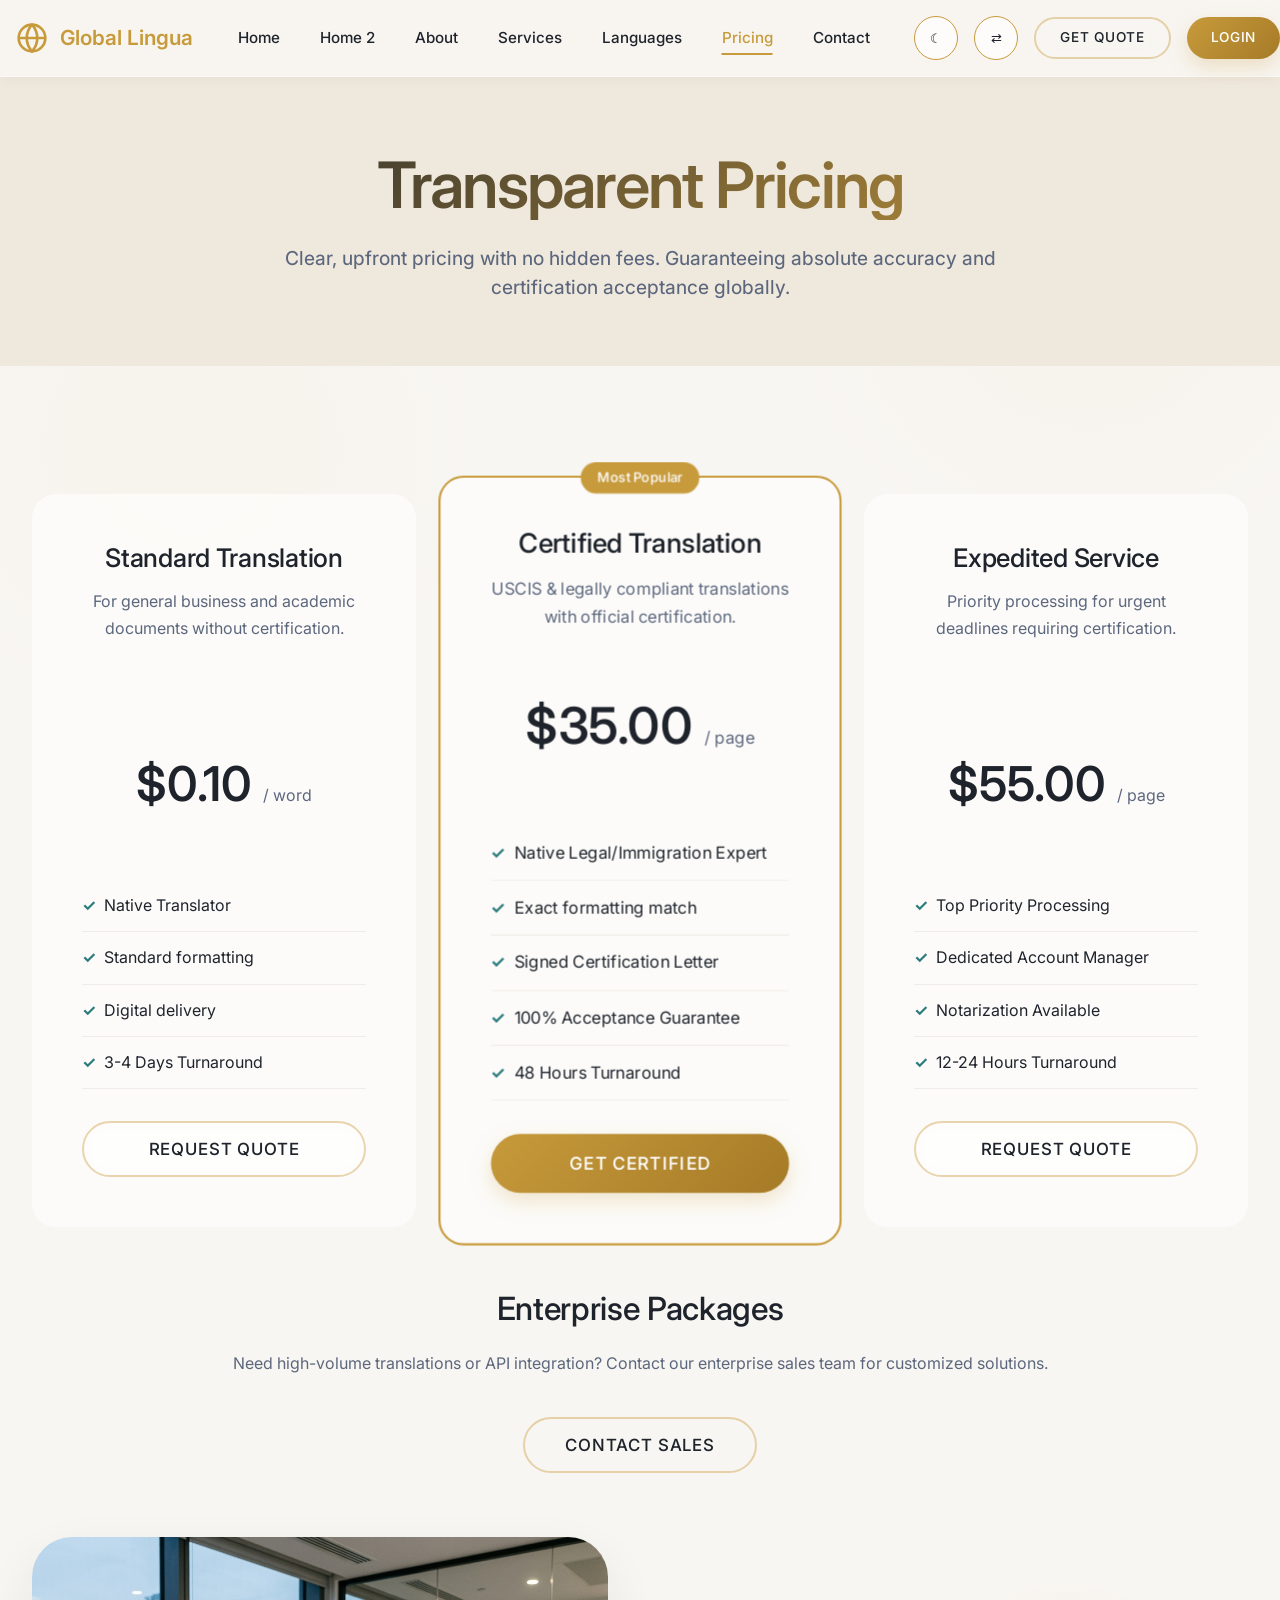
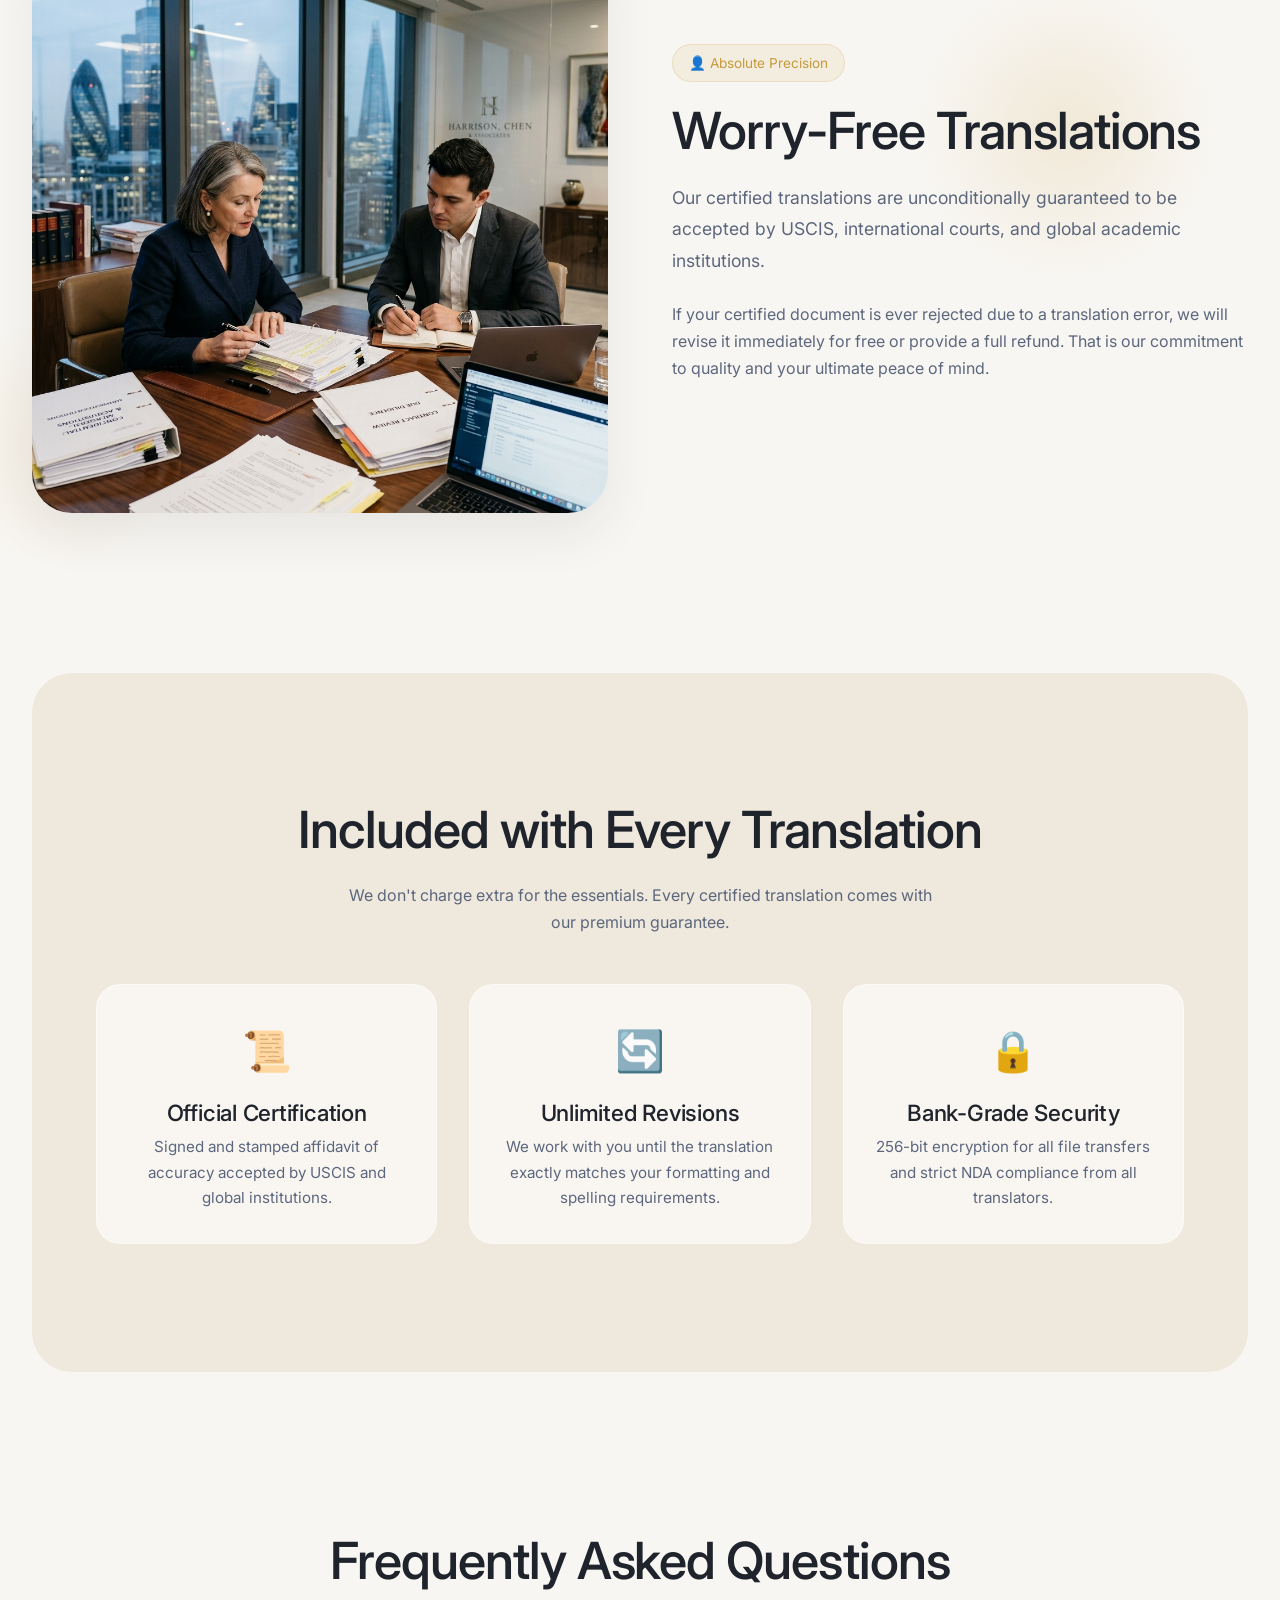
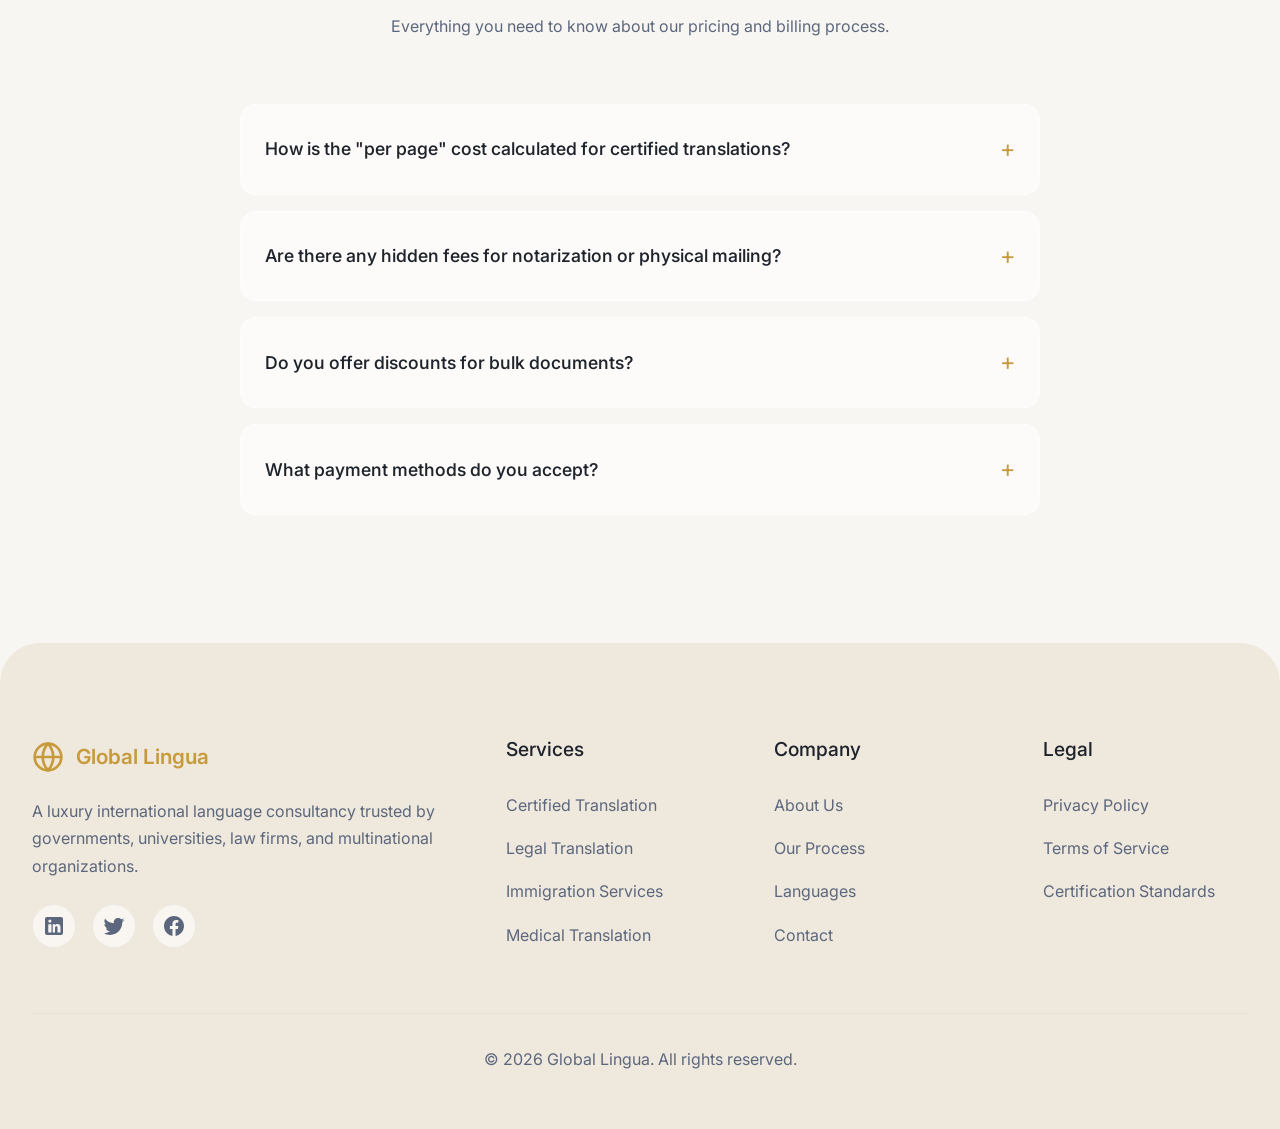
<file: pricing.html>
<!DOCTYPE html>
<html lang="en">
<head>
    <meta charset="UTF-8">
    <meta name="viewport" content="width=device-width, initial-scale=1.0">
    <title>Pricing | Global Lingua</title>
    <link href="https://fonts.googleapis.com/css2?family=Inter:wght@400;450;500;520;540;580&display=swap" rel="stylesheet">
    <link rel="stylesheet" href="css/style.css">
    <link rel="stylesheet" href="css/dark-mode.css">
    <link rel="stylesheet" href="css/rtl.css">
    <style>
        .pricing-card {
            border: 2px solid transparent;
            position: relative;
        }
        .pricing-card.featured {
            border-color: var(--global-gold);
            transform: scale(1.05);
            overflow: visible !important;
        }
        .pricing-card.featured::after {
            content: 'Most Popular';
            position: absolute;
            top: -15px;
            left: 50%;
            transform: translateX(-50%);
            background: var(--global-gold);
            color: #fff;
            padding: 4px 16px;
            border-radius: 20px;
            font-size: 0.8rem;
            font-weight: 520;
            z-index: 10;
        }
        .price {
            font-size: 3rem;
            font-weight: 580;
            color: var(--text-primary);
            margin: 1.5rem 0;
        }
        .price span {
            font-size: 1rem;
            color: var(--text-secondary);
            font-weight: 400;
        }
        .pricing-features {
            list-style: none;
            text-align: left;
            margin: 2rem 0;
            width: 100%;
        }
        .pricing-features li {
            width: 100%;
            padding: 0.75rem 0;
            border-bottom: 1px solid var(--border-color);
            display: flex;
            align-items: center;
            justify-content: flex-start;
            gap: 0.5rem;
        }
        .pricing-features li::before {
            content: '✓';
            color: var(--diplomatic-teal);
            font-weight: bold;
        }
        
        /* Layout Fixes for Grid */
        @media (max-width: 1024px) {
            .section .grid-3 {
                display: grid !important;
                grid-template-columns: minmax(0, 1fr) minmax(0, 1fr) !important;
                gap: 2rem !important;
            }
            .section .grid-3 > div:last-child {
                grid-column: 1 / -1 !important;
                justify-self: center !important;
                width: calc(50% - 1rem) !important;
            }
            .pricing-card.featured {
                transform: scale(1) !important;
            }
            .trust-content {
                text-align: center !important;
            }
        }
        @media (max-width: 767px) {
            .section .grid-3 {
                display: flex !important;
                flex-direction: column !important;
                gap: 2rem !important;
            }
            .pricing-card .btn {
                font-size: 0.85rem !important;
                padding: 0.8rem 1rem !important;
                white-space: normal !important;
                height: auto !important;
            }
            .section .grid-3 > div {
                flex: 1 1 100% !important;
                max-width: 100% !important;
                width: 100% !important;
            }
            .section .grid-3 > div:last-child {
                width: 100% !important;
            }
        }
        
        /* FAQ Dropdown Styles */
        .faq-card {
            background: var(--card-bg);
            border: 1px solid var(--glass-border);
            border-radius: var(--radius-md);
            padding: 1.5rem;
            cursor: pointer;
            transition: all var(--transition-fast);
        }
        .faq-card:hover {
            border-color: var(--global-gold);
            box-shadow: var(--shadow-sm);
        }
        .faq-question {
            font-size: 1.1rem;
            font-weight: 540;
            color: var(--text-primary);
            list-style: none;
            display: flex;
            justify-content: space-between;
            align-items: center;
            margin: 0;
        }
        .faq-question::-webkit-details-marker {
            display: none;
        }
        .faq-question::after {
            content: '+';
            font-size: 1.5rem;
            color: var(--global-gold);
            transition: transform var(--transition-fast);
            font-weight: 400;
        }
        details[open] .faq-question::after {
            transform: rotate(45deg);
        }
        .faq-answer {
            margin-top: 1rem;
            padding-top: 1rem;
            border-top: 1px solid var(--border-color);
            color: var(--text-secondary);
            font-size: 1rem;
            line-height: 1.6;
        }
    </style>
    <link rel="icon" type="image/svg+xml" href="images/favicon.svg">
</head>
<body>

    <svg class="svg-defs">
        <defs>
            <linearGradient id="gold-gradient" x1="0%" y1="0%" x2="100%" y2="100%">
                <stop offset="0%" stop-color="#E8C779" />
                <stop offset="100%" stop-color="#A67B27" />
            </linearGradient>
            <linearGradient id="indigo-gradient" x1="0%" y1="0%" x2="100%" y2="100%">
                <stop offset="0%" stop-color="#5C6BC0" />
                <stop offset="100%" stop-color="#283593" />
            </linearGradient>
        </defs>
    </svg>


        <!-- Navbar -->
    <nav class="navbar">
        <div class="container navbar-container">
            <a href="index.html" class="navbar-logo">
                <svg viewBox="0 0 24 24" fill="none" xmlns="http://www.w3.org/2000/svg">
                    <path d="M12 22C17.5228 22 22 17.5228 22 12C22 6.47715 17.5228 2 12 2C6.47715 2 2 6.47715 2 12C2 17.5228 6.47715 22 12 22Z" stroke="currentColor" stroke-width="2"/>
                    <path d="M2 12H22M12 2C14.5013 4.73835 15.9228 8.29203 16 12C15.9228 15.708 14.5013 19.2616 12 22C9.49872 19.2616 8.07725 15.708 8 12C8.07725 8.29203 9.49872 4.73835 12 2Z" stroke="currentColor" stroke-width="2"/>
                </svg>
                Global Lingua
            </a>
            
            <button class="mobile-menu-toggle" id="mobile-menu-toggle">☰</button>
            
            <ul class="navbar-menu">
                <li><a href="index.html">Home</a></li>
                <li><a href="home-2.html">Home 2</a></li>
                <li><a href="about.html">About</a></li>
                <li><a href="services.html">Services</a></li>
                <li><a href="languages.html">Languages</a></li>
                <li><a href="pricing.html" class="active">Pricing</a></li>
                <li><a href="contact.html">Contact</a></li>
            </ul>

                        <div class="navbar-actions">
                <button class="icon-btn" id="theme-toggle" aria-label="Toggle Dark Mode">☾</button>
                <button class="icon-btn" id="rtl-toggle" aria-label="Toggle RTL">⇄</button>
                <a href="instant-quote.html" class="btn btn-secondary">Get Quote</a>
                <a href="login.html" class="btn btn-primary">Login</a>
            </div>
        </div>
    </nav>

    <header class="section section-bg-secondary" style="padding-top: 150px; padding-bottom: 4rem;">
        <div class="container text-center animate-on-scroll">
            <h1>Transparent Pricing</h1>
            <p class="subheading" style="max-width: 800px; margin: 0 auto;">Clear, upfront pricing with no hidden fees. Guaranteeing absolute accuracy and certification acceptance globally.</p>
        </div>
    </header>

    <section class="section" style="padding-bottom: 2rem;">
        <div class="container animate-on-scroll">
            <div class="grid grid-3">
                
                <!-- Standard Translation -->
                <div class="card pricing-card text-center">
                    <h3 class="card-title">Standard Translation</h3>
                    <p class="card-content">For general business and academic documents without certification.</p>
                    <div class="price">$0.10 <span>/ word</span></div>
                    <ul class="pricing-features">
                        <li>Native Translator</li>
                        <li>Standard formatting</li>
                        <li>Digital delivery</li>
                        <li>3-4 Days Turnaround</li>
                    </ul>
                    <a href="instant-quote.html" class="btn btn-secondary" style="width: 100%;">Request Quote</a>
                </div>

                <!-- Certified Translation -->
                <div class="card pricing-card featured text-center">
                    <h3 class="card-title">Certified Translation</h3>
                    <p class="card-content">USCIS & legally compliant translations with official certification.</p>
                    <div class="price">$35.00 <span>/ page</span></div>
                    <ul class="pricing-features">
                        <li>Native Legal/Immigration Expert</li>
                        <li>Exact formatting match</li>
                        <li>Signed Certification Letter</li>
                        <li>100% Acceptance Guarantee</li>
                        <li>48 Hours Turnaround</li>
                    </ul>
                    <a href="instant-quote.html" class="btn btn-primary" style="width: 100%;">Get Certified</a>
                </div>

                <!-- Expedited Service -->
                <div class="card pricing-card text-center">
                    <h3 class="card-title">Expedited Service</h3>
                    <p class="card-content">Priority processing for urgent deadlines requiring certification.</p>
                    <div class="price">$55.00 <span>/ page</span></div>
                    <ul class="pricing-features">
                        <li>Top Priority Processing</li>
                       
                        <li>Dedicated Account Manager</li>
                        <li>Notarization Available</li>
                        <li>12-24 Hours Turnaround</li>
                    </ul>
                    <a href="instant-quote.html" class="btn btn-secondary" style="width: 100%;">Request Quote</a>
                </div>

            </div>
            
            <div class="text-center" style="margin-top: 4rem;">
                <h3>Enterprise Packages</h3>
                <p>Need high-volume translations or API integration? Contact our enterprise sales team for customized solutions.</p>
                <a href="contact.html" class="btn btn-secondary" style="margin-top: 1rem;">Contact Sales</a>
            </div>
        </div>
    </section>

    <!-- Trust Guarantee Animated Section -->
    <section class="section" style="overflow: hidden; position: relative; padding-top: 2rem;">
        <!-- decorative animated elements -->
        <div style="position: absolute; top: 10%; right: 5%; width: 300px; height: 300px; background: radial-gradient(circle, rgba(199, 154, 59, 0.15) 0%, transparent 70%); border-radius: 50%; animation: float 6s infinite alternate; pointer-events: none;"></div>
        <div style="position: absolute; bottom: 10%; left: -5%; width: 250px; height: 250px; background: radial-gradient(circle, rgba(199, 154, 59, 0.1) 0%, transparent 70%); border-radius: 50%; animation: float 8s infinite alternate-reverse; pointer-events: none;"></div>
        
        <div class="container animate-on-scroll">
            <div class="grid grid-2" style="align-items: center; gap: 4rem;">
                <div style="position: relative;">
                    <img src="images/hero_2.png" alt="Trust Guarantee" style="width: 100%; border-radius: var(--radius-xl); box-shadow: var(--shadow-lg);">
                    
                
                </div>
                <div class="trust-content">
                    <div style="display:inline-block;padding:0.4rem 1rem;background:rgba(199,154,59,0.1);color:var(--global-gold);border-radius:50px;font-size:0.85rem;margin-bottom:1.2rem;border:1px solid rgba(199,154,59,0.2);">
                        &#128100; Absolute Precision
                    </div>
                    <h2 style="margin-bottom: 1.5rem;">Worry-Free Translations</h2>
                    <p style="margin-bottom: 1.5rem; font-size: 1.1rem; line-height: 1.8;">Our certified translations are unconditionally guaranteed to be accepted by USCIS, international courts, and global academic institutions.</p>
                    <p style="color: var(--text-secondary);">If your certified document is ever rejected due to a translation error, we will revise it immediately for free or provide a full refund. That is our commitment to quality and your ultimate peace of mind.</p>
                </div>
            </div>
        </div>
    </section>

    <!-- What's Included Section -->
    <section class="section section-bg-secondary">
        <div class="container animate-on-scroll">
            <div class="section-header text-center" style="margin-bottom: 3rem;">
                <h2>Included with Every Translation</h2>
                <p style="max-width: 600px; margin: 0 auto;">We don't charge extra for the essentials. Every certified translation comes with our premium guarantee.</p>
            </div>
            <div class="grid grid-3">
                <div class="card text-center" style="padding: 2rem;">
                    <div style="font-size: 2.5rem; margin-bottom: 1rem;">📜</div>
                    <h3 style="font-size: 1.4rem; margin-bottom: 0.5rem;">Official Certification</h3>
                    <p style="font-size: 0.95rem; margin: 0;">Signed and stamped affidavit of accuracy accepted by USCIS and global institutions.</p>
                </div>
                <div class="card text-center" style="padding: 2rem;">
                    <div style="font-size: 2.5rem; margin-bottom: 1rem;">🔄</div>
                    <h3 style="font-size: 1.4rem; margin-bottom: 0.5rem;">Unlimited Revisions</h3>
                    <p style="font-size: 0.95rem; margin: 0;">We work with you until the translation exactly matches your formatting and spelling requirements.</p>
                </div>
                <div class="card text-center" style="padding: 2rem;">
                    <div style="font-size: 2.5rem; margin-bottom: 1rem;">🔒</div>
                    <h3 style="font-size: 1.4rem; margin-bottom: 0.5rem;">Bank-Grade Security</h3>
                    <p style="font-size: 0.95rem; margin: 0;">256-bit encryption for all file transfers and strict NDA compliance from all translators.</p>
                </div>
            </div>
        </div>
    </section>

    <!-- Pricing FAQ Section -->
    <section class="section">
        <div class="container animate-on-scroll">
            <div class="section-header text-center" style="margin-bottom: 4rem;">
                <h2>Frequently Asked Questions</h2>
                <p>Everything you need to know about our pricing and billing process.</p>
            </div>
            
            <div style="max-width: 800px; margin: 0 auto; display: flex; flex-direction: column; gap: 1rem;">
                <details class="faq-card">
                    <summary class="faq-question">How is the "per page" cost calculated for certified translations?</summary>
                    <div class="faq-answer">
                        <p style="margin: 0;">For certified translations, the industry standard defines a "page" as up to 250 words. If your document has dense text exceeding 250 words, it will be calculated proportionally. There are no hidden fees for complex formatting.</p>
                    </div>
                </details>
                
                <details class="faq-card">
                    <summary class="faq-question">Are there any hidden fees for notarization or physical mailing?</summary>
                    <div class="faq-answer">
                        <p style="margin: 0;">Digital delivery of your certified translation is always free and typically universally accepted. If you specifically require physical notarization or hard copies mailed via FedEx, these are available as optional add-ons during checkout.</p>
                    </div>
                </details>

                <details class="faq-card">
                    <summary class="faq-question">Do you offer discounts for bulk documents?</summary>
                    <div class="faq-answer">
                        <p style="margin: 0;">Yes. If you are translating a large portfolio of documents (over 20 pages), please contact our enterprise team. We offer volume-based discounts and dedicated account management for bulk orders.</p>
                    </div>
                </details>

                <details class="faq-card">
                    <summary class="faq-question">What payment methods do you accept?</summary>
                    <div class="faq-answer">
                        <p style="margin: 0;">We accept all major credit cards (Visa, MasterCard, Amex), PayPal, and wire transfers for corporate accounts. All payments are processed securely via Stripe.</p>
                    </div>
                </details>
            </div>
        </div>
    </section>

        <!-- Footer -->
    <footer class="footer">
        <div class="container">
            <div class="footer-grid">
                <div class="footer-brand animate-on-scroll">
                    <a href="index.html" class="navbar-logo" style="padding-left: 0; margin-bottom: 1.5rem;">
                        <svg viewBox="0 0 24 24" fill="none" xmlns="http://www.w3.org/2000/svg">
                            <path d="M12 22C17.5228 22 22 17.5228 22 12C22 6.47715 17.5228 2 12 2C6.47715 2 2 6.47715 2 12C2 17.5228 6.47715 22 12 22Z" stroke="currentColor" stroke-width="2"/>
                            <path d="M2 12H22M12 2C14.5013 4.73835 15.9228 8.29203 16 12C15.9228 15.708 14.5013 19.2616 12 22C9.49872 19.2616 8.07725 15.708 8 12C8.07725 8.29203 9.49872 4.73835 12 2Z" stroke="currentColor" stroke-width="2"/>
                        </svg>
                        Global Lingua
                    </a>
                    <p>A luxury international language consultancy trusted by governments, universities, law firms, and multinational organizations.</p>
                    <div class="social-icons" style="display: flex; gap: 1rem; margin-top: 1.5rem;">
                        <a href="#" class="social-icon" aria-label="LinkedIn">
                            <svg width="24" height="24" viewBox="0 0 24 24" fill="currentColor"><path d="M19 3A2 2 0 0 1 21 5V19A2 2 0 0 1 19 21H5A2 2 0 0 1 3 19V5A2 2 0 0 1 5 3H19M18.5 18.5V13.2A3.26 3.26 0 0 0 15.24 9.94C14 9.94 13.4 10.61 13 11.16V10.13H10.74V18.5H13V13.78C13 12.54 13.9 12.18 14.54 12.18C15.28 12.18 15.5 12.8 15.5 13.78V18.5H18.5M7.88 8.66A1.56 1.56 0 1 0 7.88 5.54A1.56 1.56 0 0 0 7.88 8.66M6.3 18.5H9.46V10.13H6.3V18.5Z"/></svg>
                        </a>
                        <a href="#" class="social-icon" aria-label="Twitter">
                            <svg width="24" height="24" viewBox="0 0 24 24" fill="currentColor"><path d="M22.46 6C21.69 6.35 20.86 6.58 20 6.69C20.88 6.16 21.56 5.32 21.88 4.31C21.05 4.81 20.13 5.16 19.16 5.36C18.37 4.5 17.26 4 16 4C13.65 4 11.73 5.92 11.73 8.29C11.73 8.63 11.77 8.96 11.84 9.27C8.28 9.09 5.11 7.38 3 4.79C2.63 5.42 2.42 6.16 2.42 6.94C2.42 8.43 3.17 9.75 4.33 10.5C3.62 10.5 2.96 10.3 2.38 10V10.03C2.38 12.11 3.86 13.85 5.82 14.24C5.46 14.34 5.08 14.39 4.69 14.39C4.42 14.39 4.15 14.36 3.89 14.31C4.43 16.03 6.03 17.27 7.92 17.31C6.44 18.47 4.58 19.15 2.56 19.15C2.22 19.15 1.88 19.13 1.54 19.09C3.44 20.31 5.68 21 8.08 21C15.93 21 20.22 14.5 20.22 8.86C20.22 8.67 20.22 8.49 20.2 8.3C21.04 7.69 21.81 6.9 22.46 6Z"/></svg>
                        </a>
                        <a href="#" class="social-icon" aria-label="Facebook">
                            <svg width="24" height="24" viewBox="0 0 24 24" fill="currentColor"><path d="M12 2.04C6.5 2.04 2 6.53 2 12.06C2 17.06 5.66 21.21 10.44 21.96V14.96H7.9V12.06H10.44V9.85C10.44 7.34 11.93 5.96 14.22 5.96C15.31 5.96 16.45 6.15 16.45 6.15V8.62H15.19C13.95 8.62 13.56 9.39 13.56 10.18V12.06H16.34L15.89 14.96H13.56V21.96C18.34 21.21 22 17.06 22 12.06C22 6.53 17.5 2.04 12 2.04Z"/></svg>
                        </a>
                    </div>
                </div>
                <div class="animate-on-scroll">
                    <h4 class="footer-heading">Services</h4>
                    <ul class="footer-links">
                        <li><a href="service-details.html">Certified Translation</a></li>
                        <li><a href="service-details.html">Legal Translation</a></li>
                        <li><a href="service-details.html">Immigration Services</a></li>
                        <li><a href="service-details.html">Medical Translation</a></li>
                    </ul>
                </div>
                <div class="animate-on-scroll">
                    <h4 class="footer-heading">Company</h4>
                    <ul class="footer-links">
                        <li><a href="about.html">About Us</a></li>
                        <li><a href="translation-process.html">Our Process</a></li>
                        <li><a href="languages.html">Languages</a></li>
                        <li><a href="contact.html">Contact</a></li>
                    </ul>
                </div>
                <div class="animate-on-scroll">
                    <h4 class="footer-heading">Legal</h4>
                    <ul class="footer-links">
                        <li><a href="#">Privacy Policy</a></li>
                        <li><a href="#">Terms of Service</a></li>
                        <li><a href="#">Certification Standards</a></li>
                    </ul>
                </div>
            </div>
            <div class="footer-bottom" style="justify-content: center; text-align: center;">
                <p>&copy; 2026 Global Lingua. All rights reserved.</p>
            </div>
        </div>
    </footer>


    <script src="js/main.js"></script>
</body>
</html>
</file>
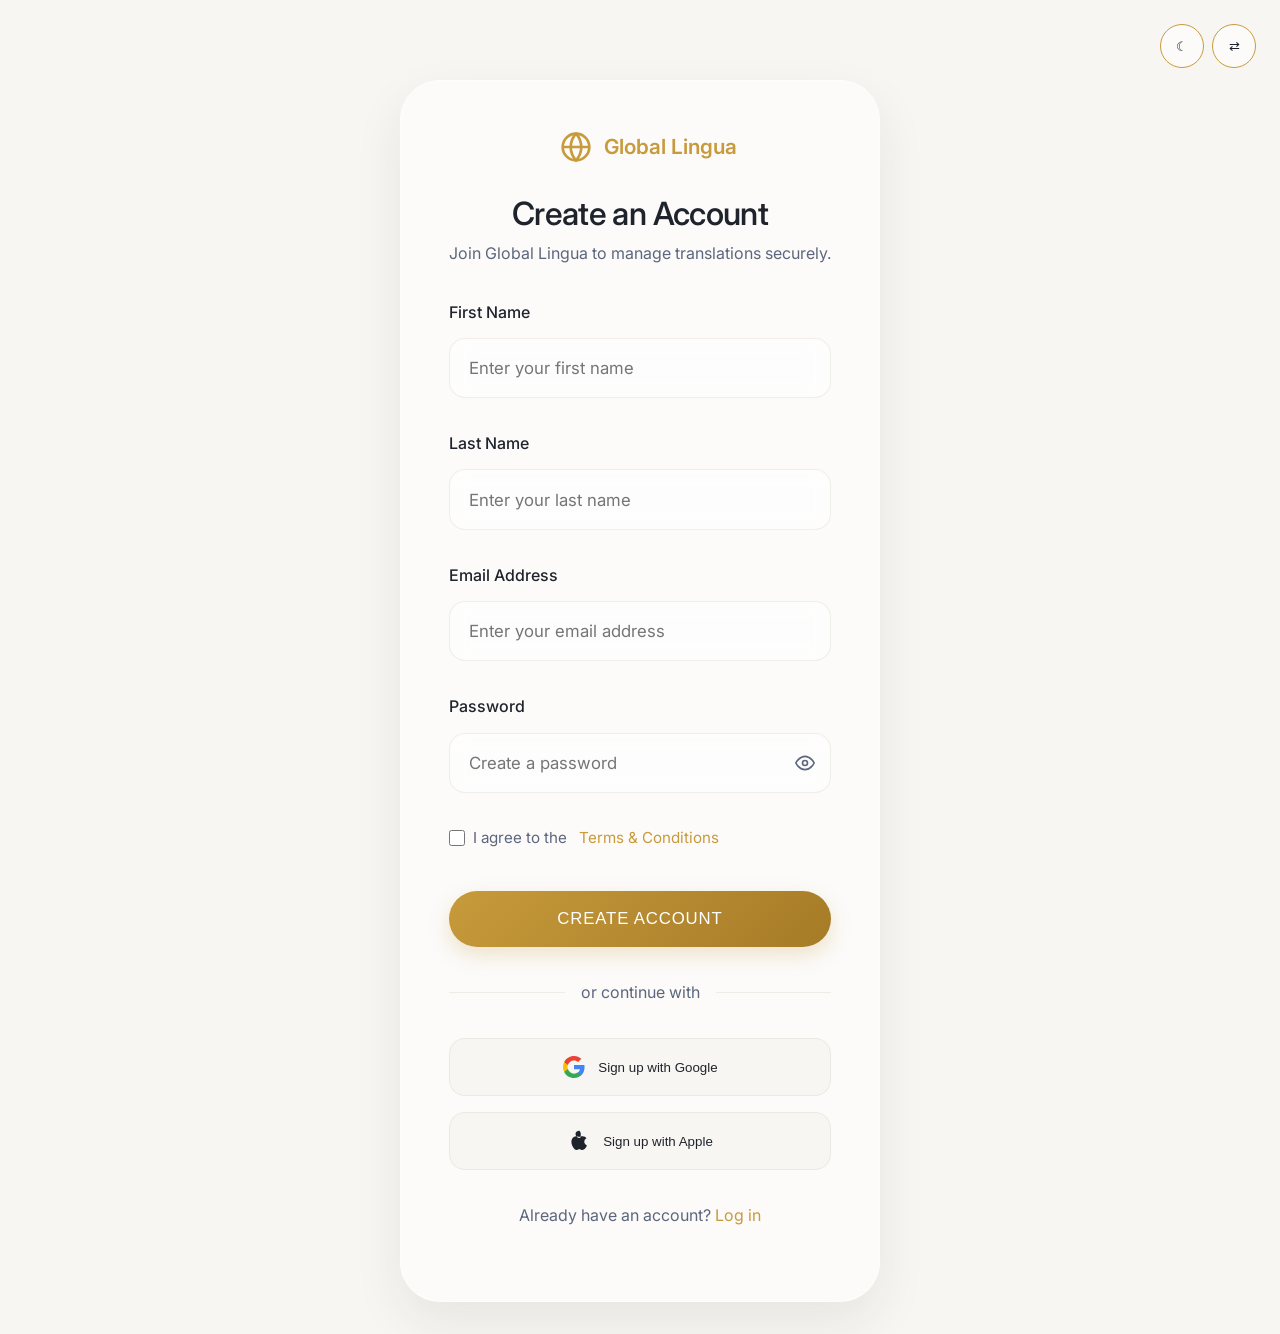
<file: register.html>
<!DOCTYPE html>
<html lang="en">
<head>
    <meta charset="UTF-8">
    <meta name="viewport" content="width=device-width, initial-scale=1.0">
    <title>Register | Global Lingua</title>
    <link href="https://fonts.googleapis.com/css2?family=Inter:wght@400;450;500;520;540;580&display=swap" rel="stylesheet">
    <link rel="stylesheet" href="css/style.css">
    <link rel="stylesheet" href="css/dark-mode.css">
    <link rel="stylesheet" href="css/rtl.css">
    <style>
        .auth-container {
            display: flex;
            min-height: 100vh;
            align-items: center;
            justify-content: center;
            background: var(--primary-bg);
            padding: 5rem 1rem 2rem 1rem;
            position: relative;
        }
        .auth-form-wrapper {
            width: 100%;
            max-width: 480px;
            padding: 3rem;
            background: var(--card-bg);
            border-radius: var(--radius-xl);
            box-shadow: var(--shadow-lg);
            border: 1px solid var(--glass-border);
            position: relative;
        }
        @media (max-width: 768px) {
            .auth-form-wrapper { padding: 1.5rem; }
            .auth-container { padding: 5rem 1rem 2rem 1rem !important; }
            .login-helpers, .login-helpers label, .login-helpers a { font-size: 0.85rem !important; }
            .footer-text { font-size: 0.9rem; }
        }
        .fixed-toggles {
            position: fixed;
            top: 1.5rem;
            right: 1.5rem;
            display: flex;
            gap: 0.5rem;
            z-index: 9999;
        }
        .social-btn {
            display: flex;
            align-items: center;
            justify-content: center;
            gap: 0.75rem;
            width: 100%;
            padding: 1rem;
            border: 1px solid var(--border-color);
            border-radius: var(--radius-md);
            background: var(--primary-bg);
            color: var(--text-primary);
            font-weight: 520;
            cursor: pointer;
            transition: all var(--transition-fast);
            margin-bottom: 1rem;
        }
        .social-btn:hover {
            background: var(--secondary-bg);
            border-color: var(--text-secondary);
        }
        .divider {
            display: flex;
            align-items: center;
            text-align: center;
            margin: 2rem 0;
            color: var(--text-secondary);
        }
        .divider::before, .divider::after {
            content: '';
            flex: 1;
            border-bottom: 1px solid var(--border-color);
        }
        .divider:not(:empty)::before { margin-right: 1rem; }
        .divider:not(:empty)::after { margin-left: 1rem; }
        
        .password-input-wrapper {
            position: relative;
            display: flex;
            align-items: center;
        }
        .password-toggle {
            position: absolute;
            right: 1rem;
            background: none;
            border: none;
            color: var(--text-secondary);
            cursor: pointer;
            padding: 0;
            display: flex;
            align-items: center;
            justify-content: center;
        }
    </style>
    <link rel="icon" type="image/svg+xml" href="images/favicon.svg">
</head>
<body>

    <svg class="svg-defs">
        <defs>
            <linearGradient id="gold-gradient" x1="0%" y1="0%" x2="100%" y2="100%">
                <stop offset="0%" stop-color="#E8C779" />
                <stop offset="100%" stop-color="#A67B27" />
            </linearGradient>
            <linearGradient id="indigo-gradient" x1="0%" y1="0%" x2="100%" y2="100%">
                <stop offset="0%" stop-color="#5C6BC0" />
                <stop offset="100%" stop-color="#283593" />
            </linearGradient>
        </defs>
    </svg>


    <div class="fixed-toggles">
        <button class="icon-btn" id="theme-toggle" aria-label="Toggle Dark Mode">☾</button>
        <button class="icon-btn" id="rtl-toggle" aria-label="Toggle RTL">⇄</button>
    </div>

    <div class="auth-container">
        <div class="auth-form-wrapper">
            <div class="auth-form-inner">
                
                <div style="display: flex; justify-content: center; margin-bottom: 2rem;">
                    <a href="index.html" class="navbar-logo" style="margin: 0;">
                        <svg viewBox="0 0 24 24" fill="none" xmlns="http://www.w3.org/2000/svg">
                    <path d="M12 22C17.5228 22 22 17.5228 22 12C22 6.47715 17.5228 2 12 2C6.47715 2 2 6.47715 2 12C2 17.5228 6.47715 22 12 22Z" stroke="currentColor" stroke-width="2"/>
                    <path d="M2 12H22M12 2C14.5013 4.73835 15.9228 8.29203 16 12C15.9228 15.708 14.5013 19.2616 12 22C9.49872 19.2616 8.07725 15.708 8 12C8.07725 8.29203 9.49872 4.73835 12 2Z" stroke="currentColor" stroke-width="2"/>
                </svg>
                        Global Lingua
                    </a>
                </div>

                <h2 style="margin-bottom: 0.5rem; text-align: center; font-size: 2rem;">Create an Account</h2>
                <p style="margin-bottom: 2rem; color: var(--text-secondary); text-align: center;">Join Global Lingua to manage translations securely.</p>

                <form>
                    <div class="form-group">
                        <label class="form-label">First Name</label>
                        <input type="text" class="form-control" placeholder="Enter your first name">
                    </div>
                    <div class="form-group">
                        <label class="form-label">Last Name</label>
                        <input type="text" class="form-control" placeholder="Enter your last name">
                    </div>
                    <div class="form-group">
                        <label class="form-label">Email Address</label>
                        <input type="email" class="form-control" placeholder="Enter your email address">
                    </div>
                    <div class="form-group">
                        <label class="form-label">Password</label>
                        <div class="password-input-wrapper">
                            <input type="password" class="form-control" placeholder="Create a password" id="register-password">
                            <button type="button" class="password-toggle" onclick="togglePassword('register-password')">
                                <svg width="20" height="20" viewBox="0 0 24 24" fill="none" stroke="currentColor" stroke-width="2" stroke-linecap="round" stroke-linejoin="round"><path d="M1 12s4-8 11-8 11 8 11 8-4 8-11 8-11-8-11-8z"></path><circle cx="12" cy="12" r="3"></circle></svg>
                            </button>
                        </div>
                    </div>
                    <div class="login-helpers" style="display: flex; justify-content: space-between; align-items: center; margin-bottom: 1.5rem; flex-wrap: nowrap; gap: 0.5rem;">
                        <label style="display: flex; align-items: center; gap: 0.5rem; color: var(--text-secondary); font-size: 0.95rem; cursor: pointer; white-space: nowrap;">
                            <input type="checkbox" style="width: 16px; height: 16px; flex-shrink: 0;" required> I agree to the <a href="#" style="font-size: inherit; margin-left: 0.25rem;">Terms & Conditions</a>
                        </label>
                    </div>
                    <button class="btn btn-primary" style="width: 100%; margin-top: 1rem;">Create Account</button>
                </form>

                <div class="divider">or continue with</div>

                <button class="social-btn">
                    <svg width="24" height="24" viewBox="0 0 24 24"><path fill="#4285F4" d="M22.56 12.25c0-.78-.07-1.53-.2-2.25H12v4.26h5.92c-.26 1.37-1.04 2.53-2.21 3.31v2.77h3.57c2.08-1.92 3.28-4.74 3.28-8.09z"/><path fill="#34A853" d="M12 23c2.97 0 5.46-.98 7.28-2.66l-3.57-2.77c-.98.66-2.23 1.06-3.71 1.06-2.86 0-5.29-1.93-6.16-4.53H2.18v2.84C3.99 20.53 7.7 23 12 23z"/><path fill="#FBBC05" d="M5.84 14.09c-.22-.66-.35-1.36-.35-2.09s.13-1.43.35-2.09V7.07H2.18C1.43 8.55 1 10.22 1 12s.43 3.45 1.18 4.93l2.85-2.22.81-.62z"/><path fill="#EA4335" d="M12 5.38c1.62 0 3.06.56 4.21 1.64l3.15-3.15C17.45 2.09 14.97 1 12 1 7.7 1 3.99 3.47 2.18 7.07l3.66 2.84c.87-2.6 3.3-4.53 6.16-4.53z"/></svg>
                    Sign up with Google
                </button>
                <button class="social-btn" style="margin-bottom: 0;">
                    <svg width="24" height="24" viewBox="0 0 24 24" fill="currentColor"><path d="M17.05 20.28c-.98.95-2.05.8-3.08.35-1.09-.46-2.09-.48-3.24 0-1.44.62-2.2.44-3.06-.35C2.79 15.25 3.51 7.59 9.05 7.31c1.35.05 2.53.68 3.14.68.65 0 2.01-.76 3.55-.64 1.48.06 2.81.59 3.68 1.83-3.14 1.81-2.61 5.99.5 7.2-.68 1.63-1.54 3.07-2.87 3.9zm-3.32-14.2c.45-1.74-.29-3.48-1.58-4.58C11.13 2.5 9.4 1.94 8.7 3.65c-.53 1.68.3 3.5 1.6 4.54 1.05.85 2.58 1.34 3.43-.11z"/></svg>
                    Sign up with Apple
                </button>

                <p class="footer-text" style="text-align: center; margin-top: 2rem; white-space: nowrap; display: flex; justify-content: center; gap: 0.25rem;">
                    Already have an account? <a href="login.html">Log in</a>
                </p>

            </div>
        </div>
    </div>

    <script src="js/main.js"></script>
    <script>
        function togglePassword(inputId) {
            const input = document.getElementById(inputId);
            if (input.type === 'password') {
                input.type = 'text';
            } else {
                input.type = 'password';
            }
        }
    </script>
</body>
</html>
</file>
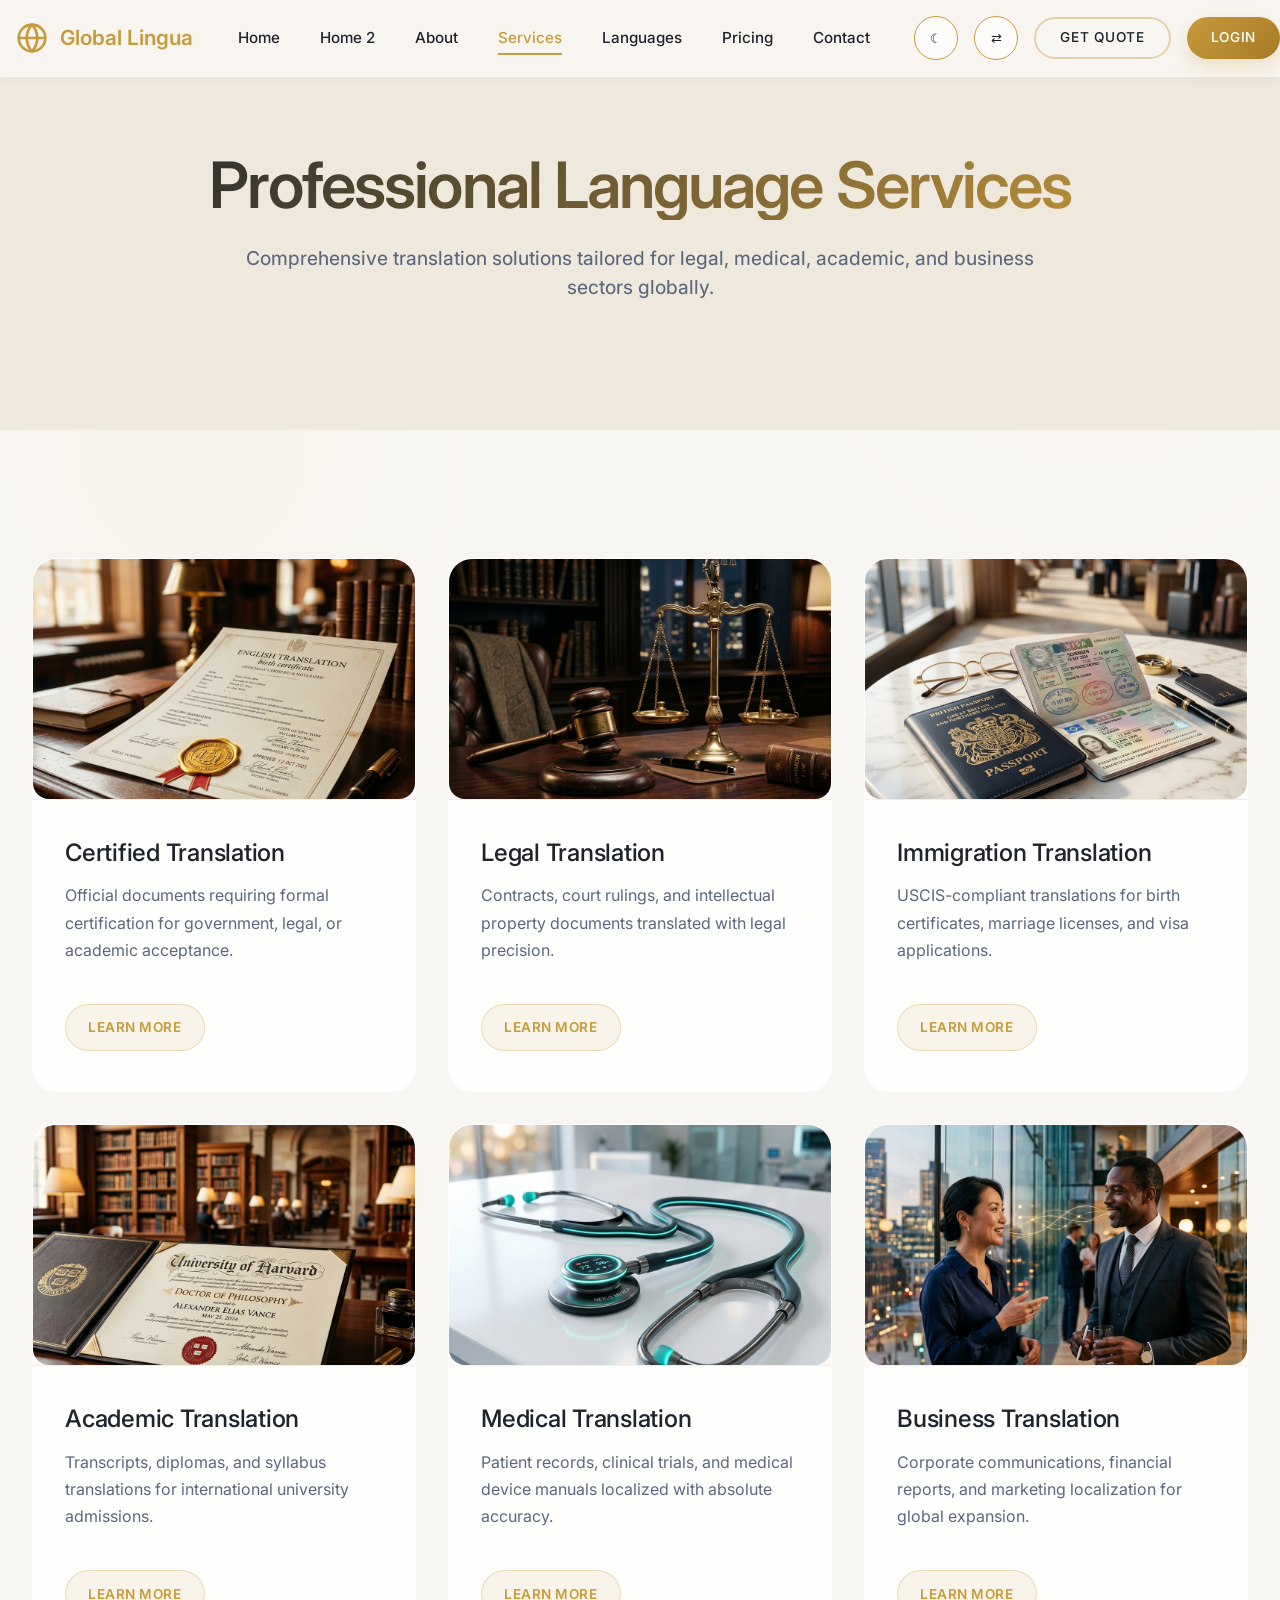
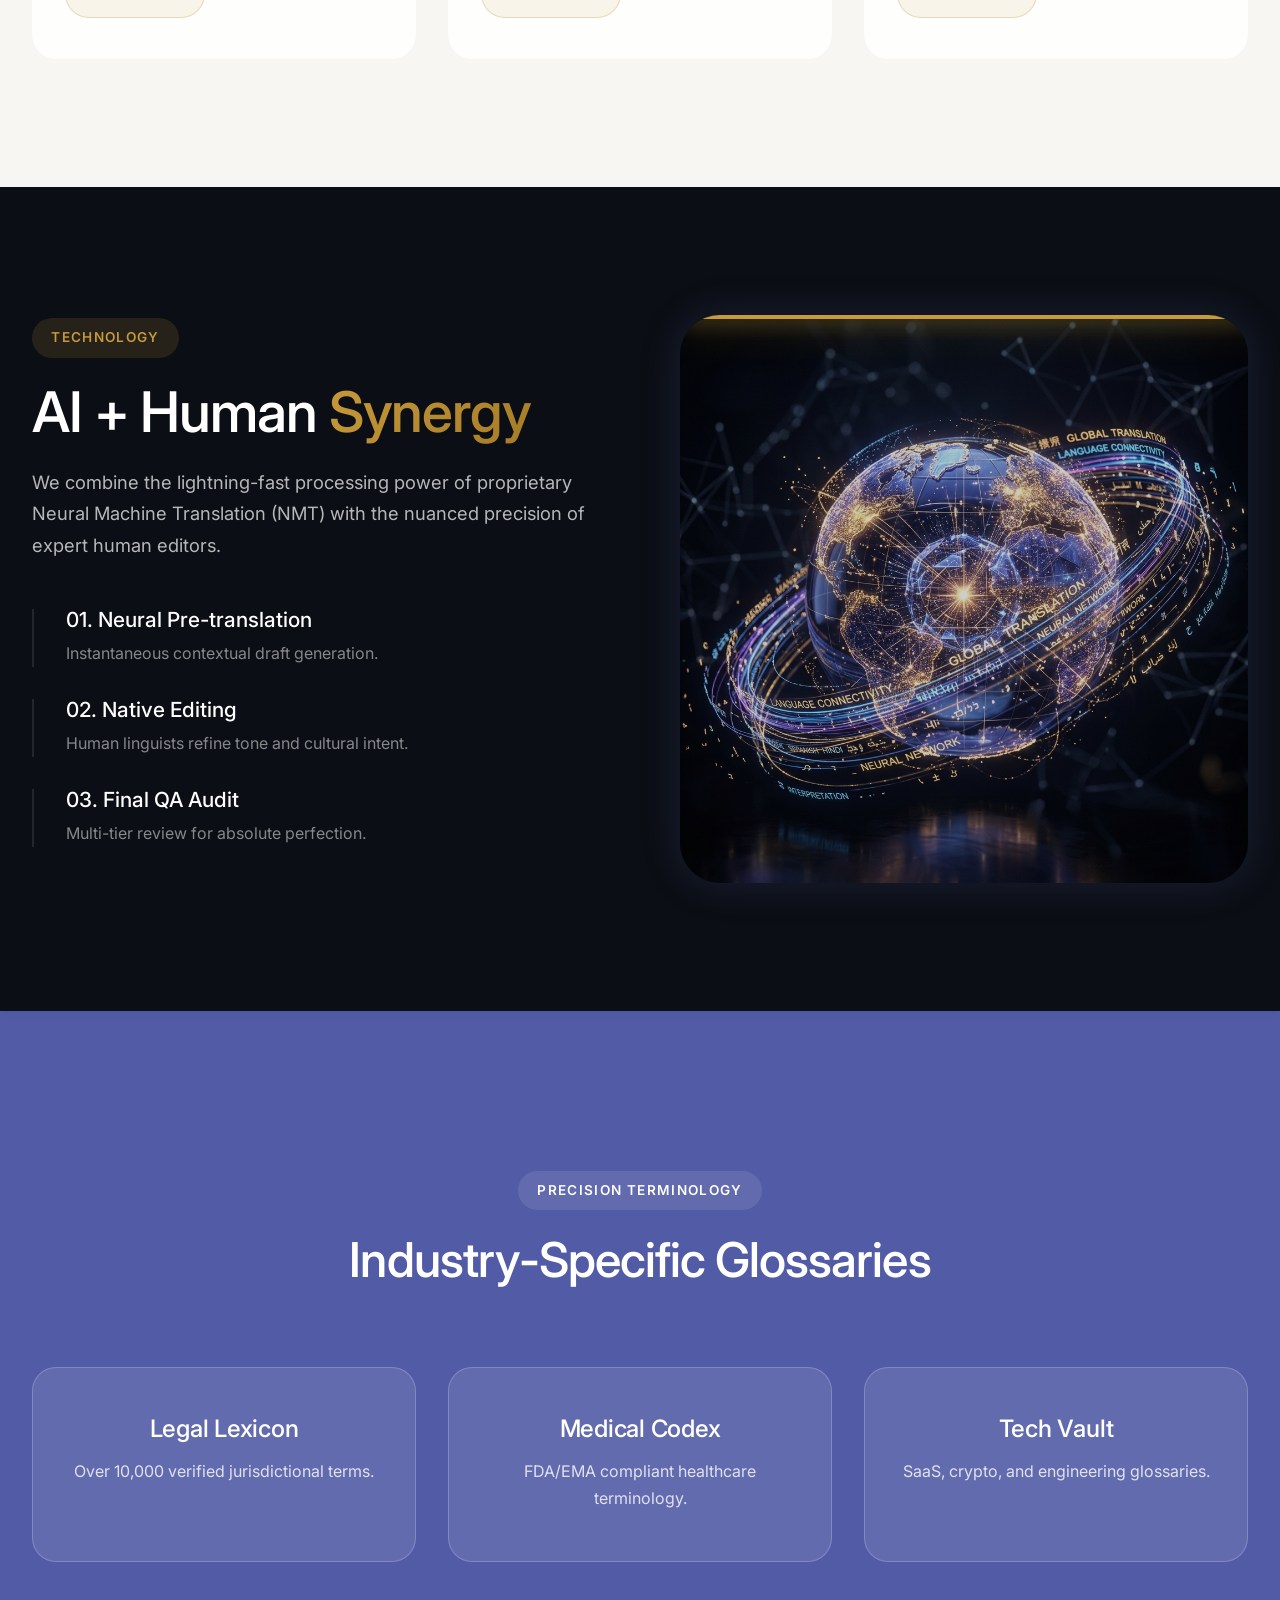
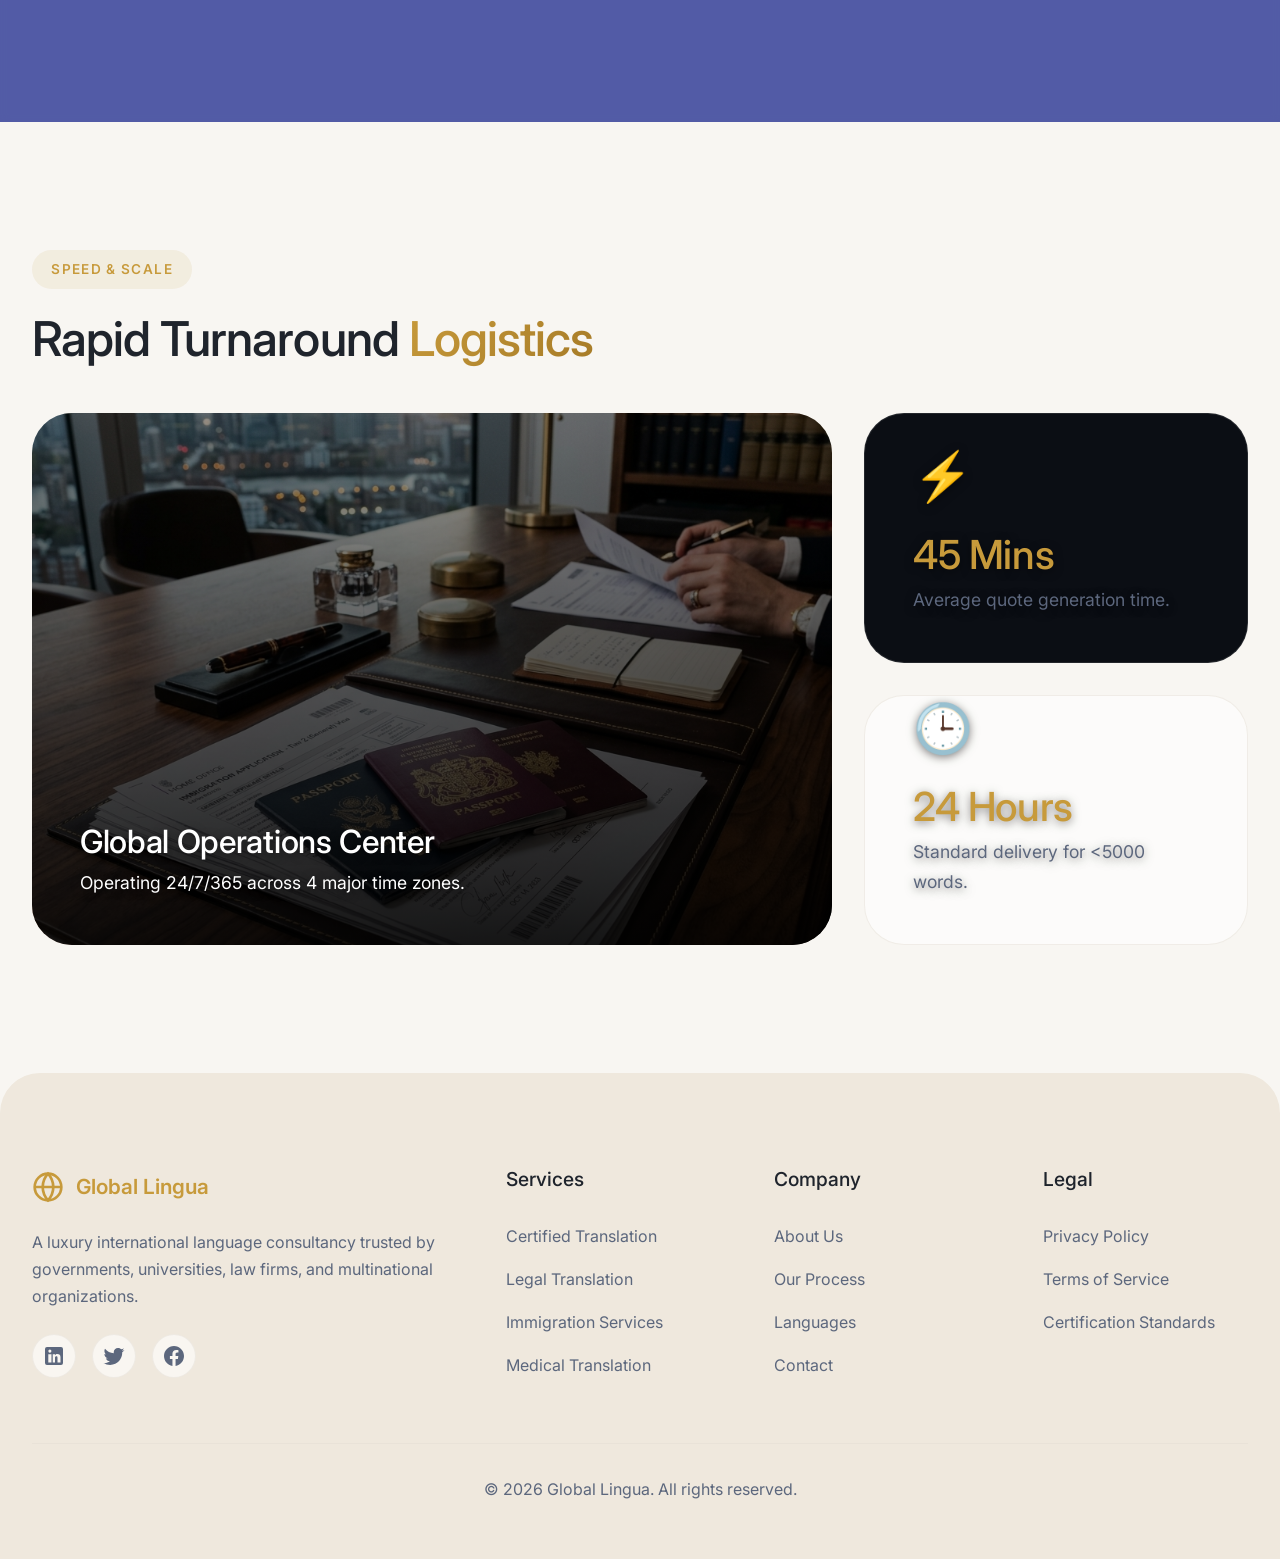
<file: services.html>
<!DOCTYPE html>
<html lang="en">
<head>
    <meta charset="UTF-8">
    <meta name="viewport" content="width=device-width, initial-scale=1.0">
    <title>Services | Global Lingua</title>
    <link href="https://fonts.googleapis.com/css2?family=Inter:wght@400;450;500;520;540;580&display=swap" rel="stylesheet">
    <link rel="stylesheet" href="css/style.css">
    <link rel="stylesheet" href="css/dark-mode.css">
    <link rel="stylesheet" href="css/rtl.css">
    <style>
        .service-action-btn {
            display: inline-flex;
            align-items: center;
            justify-content: center;
            background: rgba(199, 154, 59, 0.1);
            color: var(--global-gold);
            border: 1px solid rgba(199, 154, 59, 0.3);
            padding: 0.7rem 1.4rem;
            border-radius: 50px;
            font-size: 0.85rem;
            font-weight: 600;
            text-transform: uppercase;
            letter-spacing: 0.5px;
            transition: all 0.3s ease;
            text-decoration: none;
            margin-top: 1rem;
            width: fit-content;
        }
        .service-action-btn:hover {
            background: var(--global-gold);
            color: #fff;
            box-shadow: 0 5px 15px rgba(199, 154, 59, 0.4);
            transform: translateY(-2px);
            border-color: var(--global-gold);
        }
        @media (max-width: 1024px) {
            .section .grid-3 {
                display: grid !important;
                grid-template-columns: minmax(0, 1fr) minmax(0, 1fr) !important;
                gap: 2rem !important;
            }
            .bento-grid {
                display: grid !important;
                grid-template-columns: 1fr 1fr !important;
                gap: 2rem !important;
            }
            .bento-grid .box-large {
                grid-column: 1 / -1 !important;
            }
        }
        @media (max-width: 992px) {
            .synergy-grid {
                display: flex !important;
                flex-direction: column !important;
                gap: 2rem !important;
            }
            .synergy-content {
                text-align: center !important;
                display: flex !important;
                flex-direction: column !important;
                align-items: center !important;
                width: 100% !important;
            }
            .synergy-title,
            .synergy-desc,
            .section-label-gold { text-align: center !important; }
            .synergy-features { 
                width: fit-content !important; 
                margin: 0 auto !important;
            }
            .syn-feature { text-align: left !important; }
            .syn-feature h4, .syn-feature p { text-align: left !important; }
            .synergy-visual { width: 100% !important; }
            .synergy-visual img, .scanner-image-wrapper {
                width: 100% !important;
                max-width: 100% !important;
            }
            .logistics-section .section-label {
                display: block !important;
                width: fit-content !important;
                margin: 0 auto 1.5rem auto !important;
                text-align: center !important;
            }
            .logistics-section h2 {
                text-align: center !important;
            }
        }
        @media (max-width: 767px) {
            .section .grid-3 {
                display: flex !important;
                flex-direction: column !important;
            }
            .bento-grid {
                display: flex !important;
                flex-direction: column !important;
            }
        }
    </style>
    <link rel="icon" type="image/svg+xml" href="images/favicon.svg">
</head>
<body>

    <svg class="svg-defs">
        <defs>
            <linearGradient id="gold-gradient" x1="0%" y1="0%" x2="100%" y2="100%">
                <stop offset="0%" stop-color="#E8C779" />
                <stop offset="100%" stop-color="#A67B27" />
            </linearGradient>
            <linearGradient id="indigo-gradient" x1="0%" y1="0%" x2="100%" y2="100%">
                <stop offset="0%" stop-color="#5C6BC0" />
                <stop offset="100%" stop-color="#283593" />
            </linearGradient>
        </defs>
    </svg>


        <!-- Navbar -->
    <nav class="navbar">
        <div class="container navbar-container">
            <a href="index.html" class="navbar-logo">
                <svg viewBox="0 0 24 24" fill="none" xmlns="http://www.w3.org/2000/svg">
                    <path d="M12 22C17.5228 22 22 17.5228 22 12C22 6.47715 17.5228 2 12 2C6.47715 2 2 6.47715 2 12C2 17.5228 6.47715 22 12 22Z" stroke="currentColor" stroke-width="2"/>
                    <path d="M2 12H22M12 2C14.5013 4.73835 15.9228 8.29203 16 12C15.9228 15.708 14.5013 19.2616 12 22C9.49872 19.2616 8.07725 15.708 8 12C8.07725 8.29203 9.49872 4.73835 12 2Z" stroke="currentColor" stroke-width="2"/>
                </svg>
                Global Lingua
            </a>
            
            <button class="mobile-menu-toggle" id="mobile-menu-toggle">☰</button>
            
            <ul class="navbar-menu">
                <li><a href="index.html">Home</a></li>
                <li><a href="home-2.html">Home 2</a></li>
                <li><a href="about.html">About</a></li>
                <li><a href="services.html" class="active">Services</a></li>
                <li><a href="languages.html">Languages</a></li>
                <li><a href="pricing.html">Pricing</a></li>
                <li><a href="contact.html">Contact</a></li>
            </ul>

                        <div class="navbar-actions">
                <button class="icon-btn" id="theme-toggle" aria-label="Toggle Dark Mode">☾</button>
                <button class="icon-btn" id="rtl-toggle" aria-label="Toggle RTL">⇄</button>
                <a href="instant-quote.html" class="btn btn-secondary">Get Quote</a>
                <a href="login.html" class="btn btn-primary">Login</a>
            </div>
        </div>
    </nav>

    <header class="section section-bg-secondary" style="padding-top: 150px;">
        <div class="container text-center animate-on-scroll">
            <h1>Professional Language Services</h1>
            <p class="subheading" style="max-width: 800px; margin: 0 auto;">Comprehensive translation solutions tailored for legal, medical, academic, and business sectors globally.</p>
        </div>
    </header>

    <section class="section">
        <div class="container animate-on-scroll">
            <div class="grid grid-3">
                <div class="card service-card">
                    <div class="service-img-wrapper">
                        <img src="images/svc_certified.png" alt="Certified Translation" class="service-img">
                        <div class="service-overlay"></div>
                    </div>
                    <div class="service-card-body">
                        <h3 class="card-title">Certified Translation</h3>
                        <p class="card-content">Official documents requiring formal certification for government, legal, or academic acceptance.</p>
                        <a href="instant-quote.html" class="service-action-btn">Learn More</a>
                    </div>
                </div>
                
                <div class="card service-card">
                    <div class="service-img-wrapper">
                        <img src="images/svc_legal.png" alt="Legal Translation" class="service-img">
                        <div class="service-overlay"></div>
                    </div>
                    <div class="service-card-body">
                        <h3 class="card-title">Legal Translation</h3>
                        <p class="card-content">Contracts, court rulings, and intellectual property documents translated with legal precision.</p>
                        <a href="instant-quote.html" class="service-action-btn">Learn More</a>
                    </div>
                </div>
                
                <div class="card service-card">
                    <div class="service-img-wrapper">
                        <img src="images/svc_immigration.png" alt="Immigration Translation" class="service-img">
                        <div class="service-overlay"></div>
                    </div>
                    <div class="service-card-body">
                        <h3 class="card-title">Immigration Translation</h3>
                        <p class="card-content">USCIS-compliant translations for birth certificates, marriage licenses, and visa applications.</p>
                        <a href="instant-quote.html" class="service-action-btn">Learn More</a>
                    </div>
                </div>
                
                <div class="card service-card">
                    <div class="service-img-wrapper">
                        <img src="images/svc_academic.png" alt="Academic Translation" class="service-img">
                        <div class="service-overlay"></div>
                    </div>
                    <div class="service-card-body">
                        <h3 class="card-title">Academic Translation</h3>
                        <p class="card-content">Transcripts, diplomas, and syllabus translations for international university admissions.</p>
                        <a href="instant-quote.html" class="service-action-btn">Learn More</a>
                    </div>
                </div>
                
                <div class="card service-card">
                    <div class="service-img-wrapper">
                        <img src="images/svc_medical.png" alt="Medical Translation" class="service-img">
                        <div class="service-overlay"></div>
                    </div>
                    <div class="service-card-body">
                        <h3 class="card-title">Medical Translation</h3>
                        <p class="card-content">Patient records, clinical trials, and medical device manuals localized with absolute accuracy.</p>
                        <a href="instant-quote.html" class="service-action-btn">Learn More</a>
                    </div>
                </div>
                
                <div class="card service-card">
                    <div class="service-img-wrapper">
                        <img src="images/svc_business.png" alt="Business Translation" class="service-img">
                        <div class="service-overlay"></div>
                    </div>
                    <div class="service-card-body">
                        <h3 class="card-title">Business Translation</h3>
                        <p class="card-content">Corporate communications, financial reports, and marketing localization for global expansion.</p>
                        <a href="instant-quote.html" class="service-action-btn">Learn More</a>
                    </div>
                </div>
            </div>
        </div>
    </section>

    <!-- Synergy Section -->
    <section class="section synergy-section">
        <div class="container animate-on-scroll">
            <div class="synergy-grid">
                <div class="synergy-content">
                    <div class="section-label-gold">Technology</div>
                    <h2 class="synergy-title">AI + Human <span class="text-gradient">Synergy</span></h2>
                    <p class="synergy-desc">We combine the lightning-fast processing power of proprietary Neural Machine Translation (NMT) with the nuanced precision of expert human editors.</p>
                    <div class="synergy-features">
                        <div class="syn-feature">
                            <h4>01. Neural Pre-translation</h4>
                            <p>Instantaneous contextual draft generation.</p>
                        </div>
                        <div class="syn-feature">
                            <h4>02. Native Editing</h4>
                            <p>Human linguists refine tone and cultural intent.</p>
                        </div>
                        <div class="syn-feature">
                            <h4>03. Final QA Audit</h4>
                            <p>Multi-tier review for absolute perfection.</p>
                        </div>
                    </div>
                </div>
                <div class="synergy-visual">
                    <div class="scanner-image-wrapper">
                        <img src="images/global_nexus.png" alt="AI Synergy">
                        <div class="scanner-line"></div>
                    </div>
                </div>
            </div>
        </div>
    </section>

    <!-- Glossaries Section -->
    <section class="section glossaries-section" style="position: relative; overflow: hidden; padding: 10rem 0;">
        <div class="glossary-bg" style="background-image: url('images/academic.png');"></div>
        <div class="glossary-overlay"></div>
        <div class="container animate-on-scroll" style="position: relative; z-index: 2;">
            <div class="text-center" style="margin-bottom: 5rem;">
                <div class="section-label" style="background: rgba(255,255,255,0.1); color: white;">Precision Terminology</div>
                <h2 style="color: white; font-size: 3rem;">Industry-Specific Glossaries</h2>
            </div>
            <div class="glossary-cards">
                <div class="g-card hover-lift">
                    <h3>Legal Lexicon</h3>
                    <p>Over 10,000 verified jurisdictional terms.</p>
                </div>
                <div class="g-card hover-lift delay-1">
                    <h3>Medical Codex</h3>
                    <p>FDA/EMA compliant healthcare terminology.</p>
                </div>
                <div class="g-card hover-lift delay-2">
                    <h3>Tech Vault</h3>
                    <p>SaaS, crypto, and engineering glossaries.</p>
                </div>
            </div>
        </div>
    </section>

    <!-- Logistics Section -->
    <section class="section logistics-section">
        <div class="container animate-on-scroll">
            <div class="section-label">Speed & Scale</div>
            <h2 style="margin-bottom: 3rem; font-size: 3rem;">Rapid Turnaround <span class="text-gradient">Logistics</span></h2>
            
            <div class="bento-grid">
                <div class="bento-box box-large glow-hover">
                    <img src="images/hero_3.png" alt="Logistics" class="bento-bg">
                    <div class="bento-content text-white">
                        <h3>Global Operations Center</h3>
                        <p>Operating 24/7/365 across 4 major time zones.</p>
                    </div>
                </div>
                <div class="bento-box glow-hover dark-box">
                    <div class="bento-content">
                        <div style="font-size: 3rem; margin-bottom: 1rem; color: var(--global-gold);">⚡</div>
                        <h3 class="text-gold">45 Mins</h3>
                        <p>Average quote generation time.</p>
                    </div>
                </div>
                <div class="bento-box glow-hover light-box">
                    <div class="bento-content">
                        <div style="font-size: 3rem; margin-bottom: 1rem; color: var(--global-gold);">🕒</div>
                        <h3 class="text-indigo">24 Hours</h3>
                        <p>Standard delivery for &lt;5000 words.</p>
                    </div>
                </div>
            </div>
        </div>
    </section>

        <!-- Footer -->
    <footer class="footer">
        <div class="container">
            <div class="footer-grid">
                <div class="footer-brand animate-on-scroll">
                    <a href="index.html" class="navbar-logo" style="padding-left: 0; margin-bottom: 1.5rem;">
                        <svg viewBox="0 0 24 24" fill="none" xmlns="http://www.w3.org/2000/svg">
                            <path d="M12 22C17.5228 22 22 17.5228 22 12C22 6.47715 17.5228 2 12 2C6.47715 2 2 6.47715 2 12C2 17.5228 6.47715 22 12 22Z" stroke="currentColor" stroke-width="2"/>
                            <path d="M2 12H22M12 2C14.5013 4.73835 15.9228 8.29203 16 12C15.9228 15.708 14.5013 19.2616 12 22C9.49872 19.2616 8.07725 15.708 8 12C8.07725 8.29203 9.49872 4.73835 12 2Z" stroke="currentColor" stroke-width="2"/>
                        </svg>
                        Global Lingua
                    </a>
                    <p>A luxury international language consultancy trusted by governments, universities, law firms, and multinational organizations.</p>
                    <div class="social-icons" style="display: flex; gap: 1rem; margin-top: 1.5rem;">
                        <a href="#" class="social-icon" aria-label="LinkedIn">
                            <svg width="24" height="24" viewBox="0 0 24 24" fill="currentColor"><path d="M19 3A2 2 0 0 1 21 5V19A2 2 0 0 1 19 21H5A2 2 0 0 1 3 19V5A2 2 0 0 1 5 3H19M18.5 18.5V13.2A3.26 3.26 0 0 0 15.24 9.94C14 9.94 13.4 10.61 13 11.16V10.13H10.74V18.5H13V13.78C13 12.54 13.9 12.18 14.54 12.18C15.28 12.18 15.5 12.8 15.5 13.78V18.5H18.5M7.88 8.66A1.56 1.56 0 1 0 7.88 5.54A1.56 1.56 0 0 0 7.88 8.66M6.3 18.5H9.46V10.13H6.3V18.5Z"/></svg>
                        </a>
                        <a href="#" class="social-icon" aria-label="Twitter">
                            <svg width="24" height="24" viewBox="0 0 24 24" fill="currentColor"><path d="M22.46 6C21.69 6.35 20.86 6.58 20 6.69C20.88 6.16 21.56 5.32 21.88 4.31C21.05 4.81 20.13 5.16 19.16 5.36C18.37 4.5 17.26 4 16 4C13.65 4 11.73 5.92 11.73 8.29C11.73 8.63 11.77 8.96 11.84 9.27C8.28 9.09 5.11 7.38 3 4.79C2.63 5.42 2.42 6.16 2.42 6.94C2.42 8.43 3.17 9.75 4.33 10.5C3.62 10.5 2.96 10.3 2.38 10V10.03C2.38 12.11 3.86 13.85 5.82 14.24C5.46 14.34 5.08 14.39 4.69 14.39C4.42 14.39 4.15 14.36 3.89 14.31C4.43 16.03 6.03 17.27 7.92 17.31C6.44 18.47 4.58 19.15 2.56 19.15C2.22 19.15 1.88 19.13 1.54 19.09C3.44 20.31 5.68 21 8.08 21C15.93 21 20.22 14.5 20.22 8.86C20.22 8.67 20.22 8.49 20.2 8.3C21.04 7.69 21.81 6.9 22.46 6Z"/></svg>
                        </a>
                        <a href="#" class="social-icon" aria-label="Facebook">
                            <svg width="24" height="24" viewBox="0 0 24 24" fill="currentColor"><path d="M12 2.04C6.5 2.04 2 6.53 2 12.06C2 17.06 5.66 21.21 10.44 21.96V14.96H7.9V12.06H10.44V9.85C10.44 7.34 11.93 5.96 14.22 5.96C15.31 5.96 16.45 6.15 16.45 6.15V8.62H15.19C13.95 8.62 13.56 9.39 13.56 10.18V12.06H16.34L15.89 14.96H13.56V21.96C18.34 21.21 22 17.06 22 12.06C22 6.53 17.5 2.04 12 2.04Z"/></svg>
                        </a>
                    </div>
                </div>
                <div class="animate-on-scroll">
                    <h4 class="footer-heading">Services</h4>
                    <ul class="footer-links">
                        <li><a href="service-details.html">Certified Translation</a></li>
                        <li><a href="service-details.html">Legal Translation</a></li>
                        <li><a href="service-details.html">Immigration Services</a></li>
                        <li><a href="service-details.html">Medical Translation</a></li>
                    </ul>
                </div>
                <div class="animate-on-scroll">
                    <h4 class="footer-heading">Company</h4>
                    <ul class="footer-links">
                        <li><a href="about.html">About Us</a></li>
                        <li><a href="translation-process.html">Our Process</a></li>
                        <li><a href="languages.html">Languages</a></li>
                        <li><a href="contact.html">Contact</a></li>
                    </ul>
                </div>
                <div class="animate-on-scroll">
                    <h4 class="footer-heading">Legal</h4>
                    <ul class="footer-links">
                        <li><a href="#">Privacy Policy</a></li>
                        <li><a href="#">Terms of Service</a></li>
                        <li><a href="#">Certification Standards</a></li>
                    </ul>
                </div>
            </div>
            <div class="footer-bottom" style="justify-content: center; text-align: center;">
                <p>&copy; 2026 Global Lingua. All rights reserved.</p>
            </div>
        </div>
    </footer>


    <script src="js/main.js"></script>
</body>
</html>
</file>
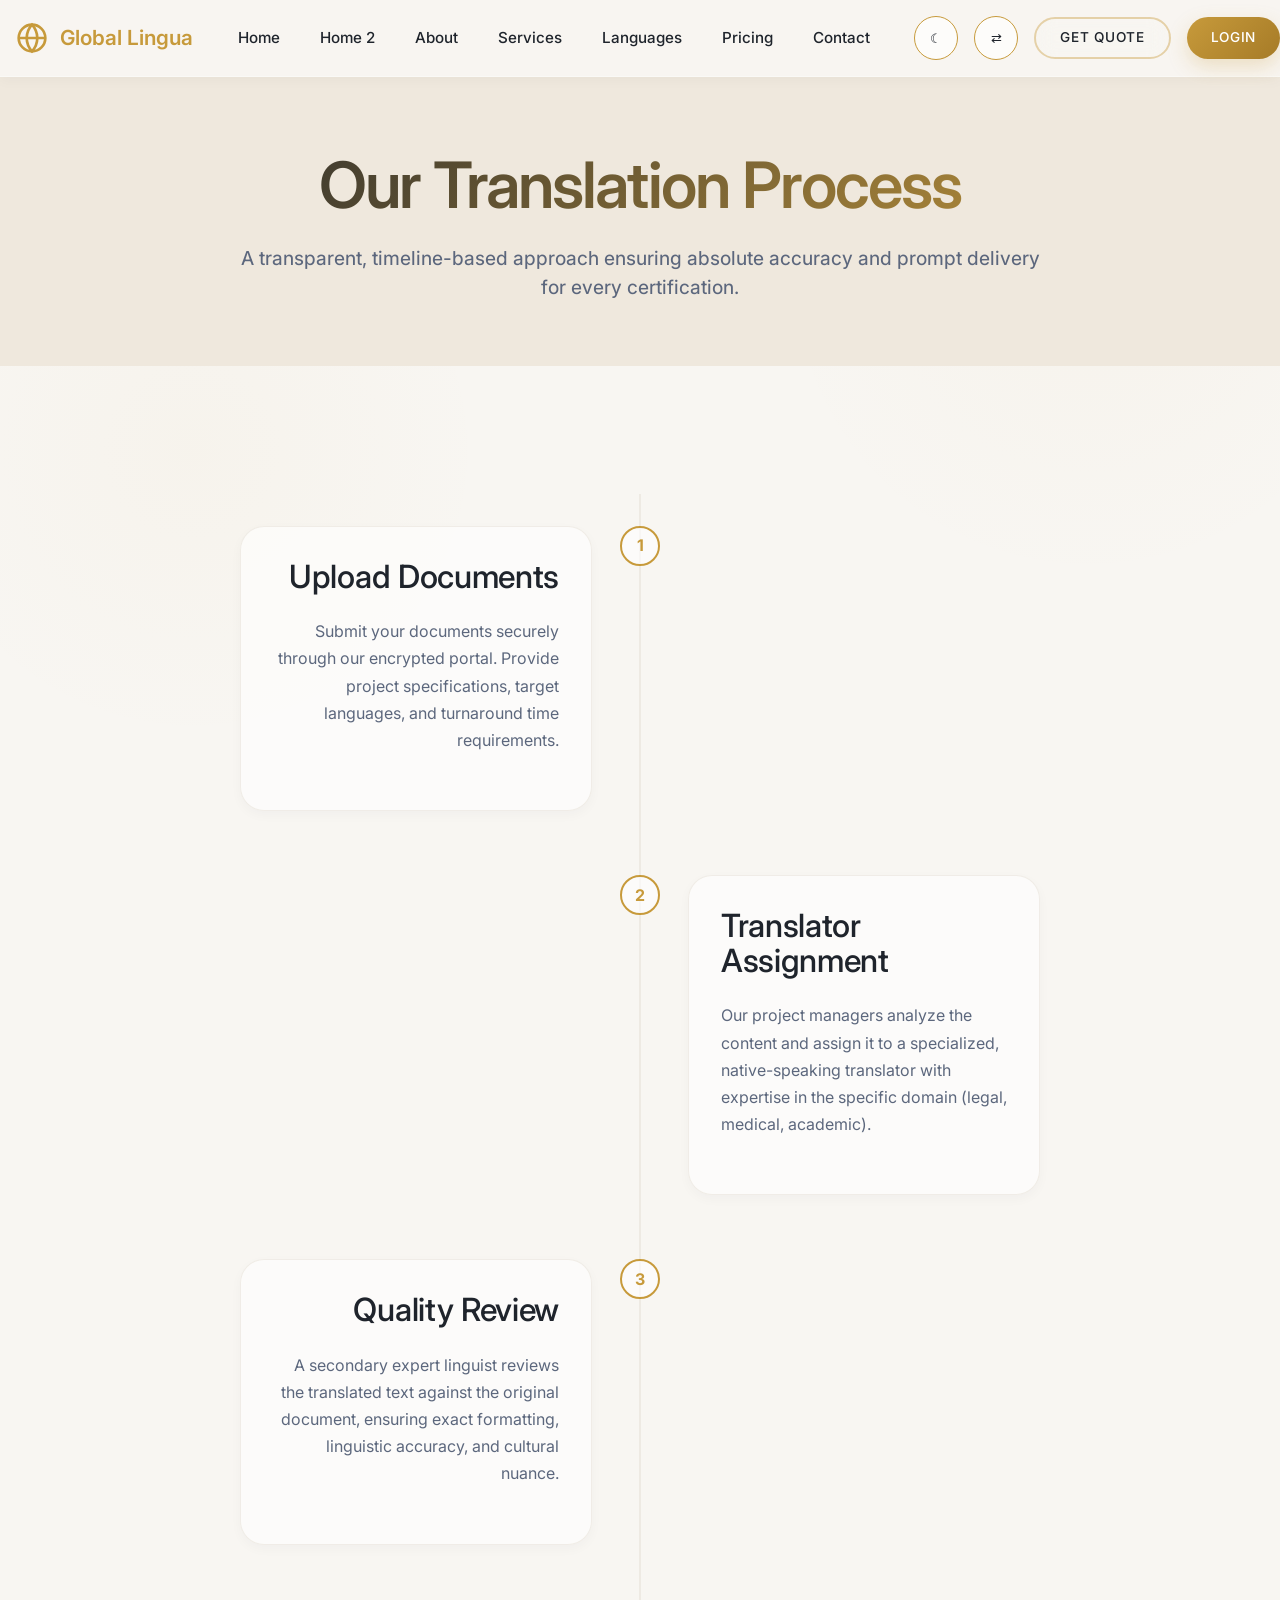
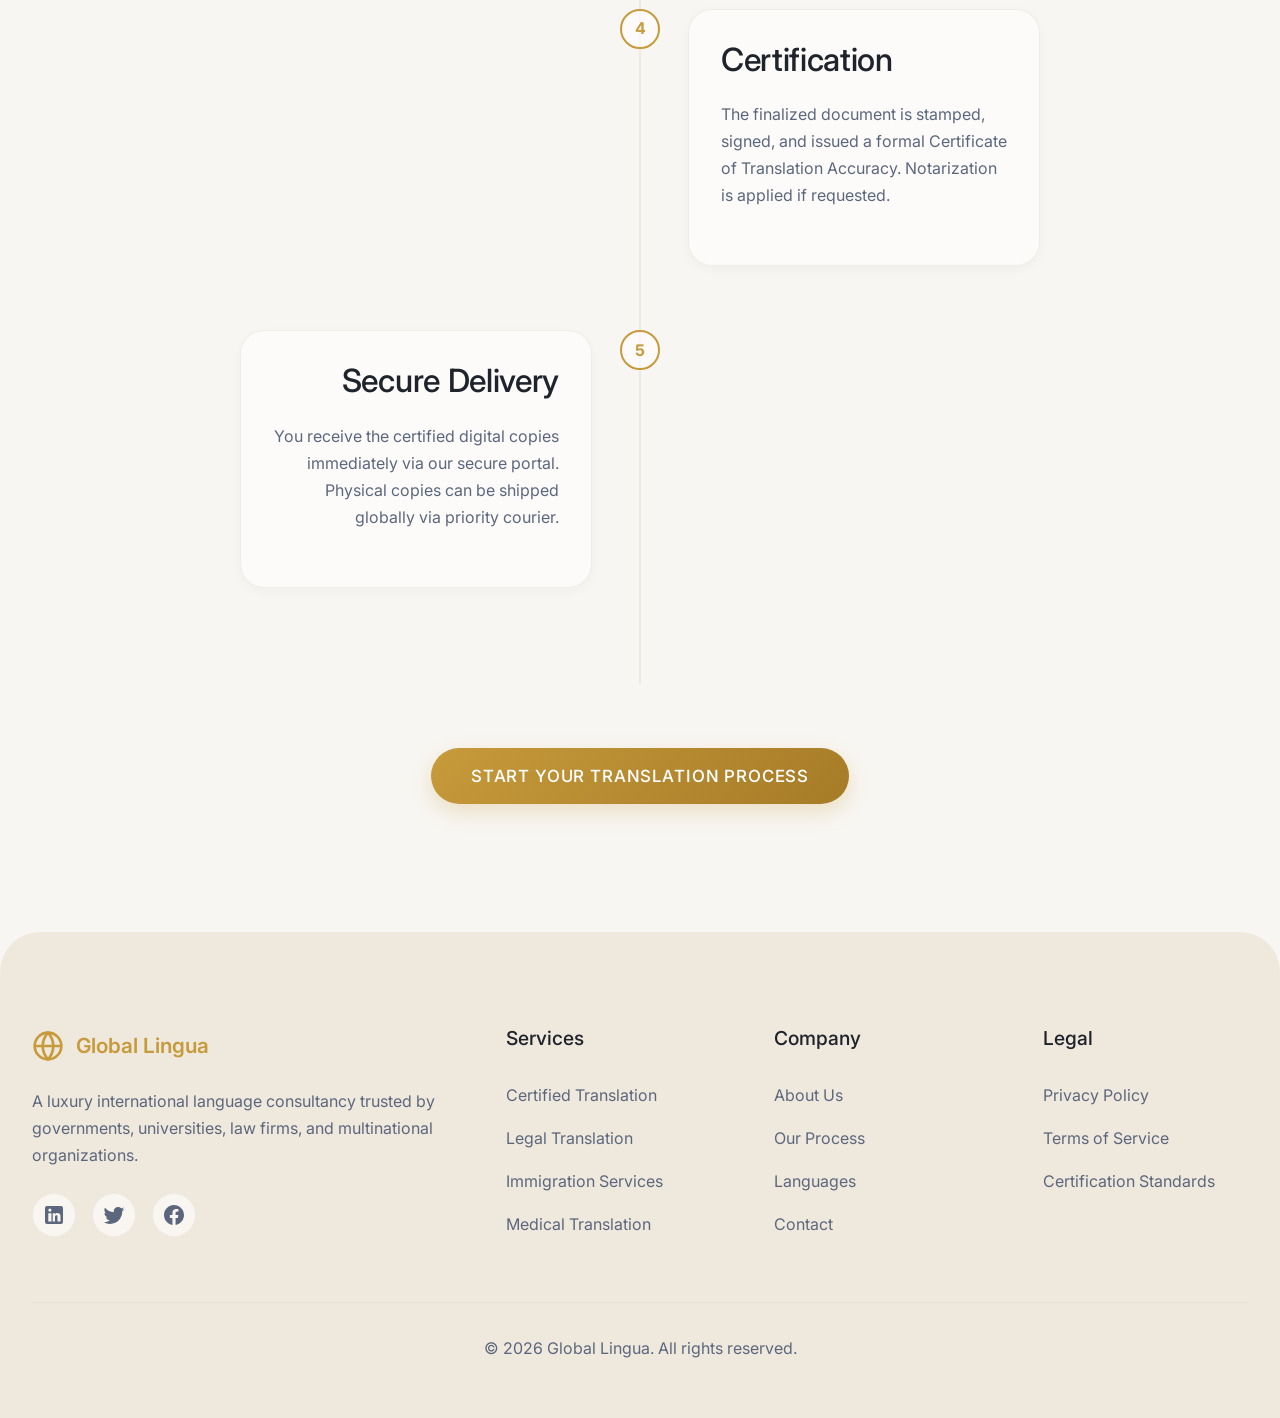
<file: translation-process.html>
<!DOCTYPE html>
<html lang="en">
<head>
    <meta charset="UTF-8">
    <meta name="viewport" content="width=device-width, initial-scale=1.0">
    <title>Translation Process | Global Lingua</title>
    <link href="https://fonts.googleapis.com/css2?family=Inter:wght@400;450;500;520;540;580&display=swap" rel="stylesheet">
    <link rel="stylesheet" href="css/style.css">
    <link rel="stylesheet" href="css/dark-mode.css">
    <link rel="stylesheet" href="css/rtl.css">
    <style>
        .timeline {
            position: relative;
            max-width: 800px;
            margin: 0 auto;
            padding: 2rem 0;
        }
        .timeline::before {
            content: '';
            position: absolute;
            top: 0; left: 50%;
            width: 2px; height: 100%;
            background: var(--border-color);
            transform: translateX(-50%);
        }
        .timeline-item {
            position: relative;
            margin-bottom: 4rem;
            width: 50%;
        }
        .timeline-item:nth-child(odd) {
            left: 0;
            padding-right: 3rem;
            text-align: right;
        }
        .timeline-item:nth-child(even) {
            left: 50%;
            padding-left: 3rem;
        }
        .timeline-marker {
            position: absolute;
            top: 0;
            width: 40px; height: 40px;
            background: var(--card-bg);
            border: 2px solid var(--global-gold);
            border-radius: 50%;
            display: flex;
            align-items: center;
            justify-content: center;
            font-weight: bold;
            color: var(--global-gold);
            z-index: 1;
        }
        .timeline-item:nth-child(odd) .timeline-marker {
            right: -20px;
        }
        .timeline-item:nth-child(even) .timeline-marker {
            left: -20px;
        }
        .timeline-content {
            background: var(--card-bg);
            padding: 2rem;
            border-radius: var(--radius-lg);
            border: 1px solid var(--border-color);
            box-shadow: var(--shadow-sm);
        }
        @media (max-width: 768px) {
            .timeline::before { left: 20px; }
            .timeline-item { width: 100%; left: 0 !important; padding-left: 60px !important; padding-right: 0 !important; text-align: left !important; }
            .timeline-marker { left: 0 !important; right: auto !important; }
        }
    </style>
    <link rel="icon" type="image/svg+xml" href="images/favicon.svg">
</head>
<body>

    <svg class="svg-defs">
        <defs>
            <linearGradient id="gold-gradient" x1="0%" y1="0%" x2="100%" y2="100%">
                <stop offset="0%" stop-color="#E8C779" />
                <stop offset="100%" stop-color="#A67B27" />
            </linearGradient>
            <linearGradient id="indigo-gradient" x1="0%" y1="0%" x2="100%" y2="100%">
                <stop offset="0%" stop-color="#5C6BC0" />
                <stop offset="100%" stop-color="#283593" />
            </linearGradient>
        </defs>
    </svg>


        <!-- Navbar -->
    <nav class="navbar">
        <div class="container navbar-container">
            <a href="index.html" class="navbar-logo">
                <svg viewBox="0 0 24 24" fill="none" xmlns="http://www.w3.org/2000/svg">
                    <path d="M12 22C17.5228 22 22 17.5228 22 12C22 6.47715 17.5228 2 12 2C6.47715 2 2 6.47715 2 12C2 17.5228 6.47715 22 12 22Z" stroke="currentColor" stroke-width="2"/>
                    <path d="M2 12H22M12 2C14.5013 4.73835 15.9228 8.29203 16 12C15.9228 15.708 14.5013 19.2616 12 22C9.49872 19.2616 8.07725 15.708 8 12C8.07725 8.29203 9.49872 4.73835 12 2Z" stroke="currentColor" stroke-width="2"/>
                </svg>
                Global Lingua
            </a>
            
            <button class="mobile-menu-toggle" id="mobile-menu-toggle">☰</button>
            
            <ul class="navbar-menu">
                <li><a href="index.html">Home</a></li>
                <li><a href="home-2.html">Home 2</a></li>
                <li><a href="about.html">About</a></li>
                <li><a href="services.html">Services</a></li>
                <li><a href="languages.html">Languages</a></li>
                <li><a href="pricing.html">Pricing</a></li>
                <li><a href="contact.html">Contact</a></li>
            </ul>

                        <div class="navbar-actions">
                <button class="icon-btn" id="theme-toggle" aria-label="Toggle Dark Mode">☾</button>
                <button class="icon-btn" id="rtl-toggle" aria-label="Toggle RTL">⇄</button>
                <a href="instant-quote.html" class="btn btn-secondary">Get Quote</a>
                <a href="login.html" class="btn btn-primary">Login</a>
            </div>
        </div>
    </nav>

    <header class="section section-bg-secondary" style="padding-top: 150px; padding-bottom: 4rem;">
        <div class="container text-center animate-on-scroll">
            <h1>Our Translation Process</h1>
            <p class="subheading" style="max-width: 800px; margin: 0 auto;">A transparent, timeline-based approach ensuring absolute accuracy and prompt delivery for every certification.</p>
        </div>
    </header>

    <section class="section">
        <div class="container animate-on-scroll">
            <div class="timeline">
                
                <div class="timeline-item">
                    <div class="timeline-marker">1</div>
                    <div class="timeline-content">
                        <h3>Upload Documents</h3>
                        <p>Submit your documents securely through our encrypted portal. Provide project specifications, target languages, and turnaround time requirements.</p>
                    </div>
                </div>

                <div class="timeline-item">
                    <div class="timeline-marker">2</div>
                    <div class="timeline-content">
                        <h3>Translator Assignment</h3>
                        <p>Our project managers analyze the content and assign it to a specialized, native-speaking translator with expertise in the specific domain (legal, medical, academic).</p>
                    </div>
                </div>

                <div class="timeline-item">
                    <div class="timeline-marker">3</div>
                    <div class="timeline-content">
                        <h3>Quality Review</h3>
                        <p>A secondary expert linguist reviews the translated text against the original document, ensuring exact formatting, linguistic accuracy, and cultural nuance.</p>
                    </div>
                </div>

                <div class="timeline-item">
                    <div class="timeline-marker">4</div>
                    <div class="timeline-content">
                        <h3>Certification</h3>
                        <p>The finalized document is stamped, signed, and issued a formal Certificate of Translation Accuracy. Notarization is applied if requested.</p>
                    </div>
                </div>

                <div class="timeline-item">
                    <div class="timeline-marker">5</div>
                    <div class="timeline-content">
                        <h3>Secure Delivery</h3>
                        <p>You receive the certified digital copies immediately via our secure portal. Physical copies can be shipped globally via priority courier.</p>
                    </div>
                </div>

            </div>
            
            <div class="text-center" style="margin-top: 4rem;">
                <a href="instant-quote.html" class="btn btn-primary">Start Your Translation Process</a>
            </div>
        </div>
    </section>

        <!-- Footer -->
    <footer class="footer">
        <div class="container">
            <div class="footer-grid">
                <div class="footer-brand animate-on-scroll">
                    <a href="index.html" class="navbar-logo" style="padding-left: 0; margin-bottom: 1.5rem;">
                        <svg viewBox="0 0 24 24" fill="none" xmlns="http://www.w3.org/2000/svg">
                            <path d="M12 22C17.5228 22 22 17.5228 22 12C22 6.47715 17.5228 2 12 2C6.47715 2 2 6.47715 2 12C2 17.5228 6.47715 22 12 22Z" stroke="currentColor" stroke-width="2"/>
                            <path d="M2 12H22M12 2C14.5013 4.73835 15.9228 8.29203 16 12C15.9228 15.708 14.5013 19.2616 12 22C9.49872 19.2616 8.07725 15.708 8 12C8.07725 8.29203 9.49872 4.73835 12 2Z" stroke="currentColor" stroke-width="2"/>
                        </svg>
                        Global Lingua
                    </a>
                    <p>A luxury international language consultancy trusted by governments, universities, law firms, and multinational organizations.</p>
                    <div class="social-icons" style="display: flex; gap: 1rem; margin-top: 1.5rem;">
                        <a href="#" class="social-icon" aria-label="LinkedIn">
                            <svg width="24" height="24" viewBox="0 0 24 24" fill="currentColor"><path d="M19 3A2 2 0 0 1 21 5V19A2 2 0 0 1 19 21H5A2 2 0 0 1 3 19V5A2 2 0 0 1 5 3H19M18.5 18.5V13.2A3.26 3.26 0 0 0 15.24 9.94C14 9.94 13.4 10.61 13 11.16V10.13H10.74V18.5H13V13.78C13 12.54 13.9 12.18 14.54 12.18C15.28 12.18 15.5 12.8 15.5 13.78V18.5H18.5M7.88 8.66A1.56 1.56 0 1 0 7.88 5.54A1.56 1.56 0 0 0 7.88 8.66M6.3 18.5H9.46V10.13H6.3V18.5Z"/></svg>
                        </a>
                        <a href="#" class="social-icon" aria-label="Twitter">
                            <svg width="24" height="24" viewBox="0 0 24 24" fill="currentColor"><path d="M22.46 6C21.69 6.35 20.86 6.58 20 6.69C20.88 6.16 21.56 5.32 21.88 4.31C21.05 4.81 20.13 5.16 19.16 5.36C18.37 4.5 17.26 4 16 4C13.65 4 11.73 5.92 11.73 8.29C11.73 8.63 11.77 8.96 11.84 9.27C8.28 9.09 5.11 7.38 3 4.79C2.63 5.42 2.42 6.16 2.42 6.94C2.42 8.43 3.17 9.75 4.33 10.5C3.62 10.5 2.96 10.3 2.38 10V10.03C2.38 12.11 3.86 13.85 5.82 14.24C5.46 14.34 5.08 14.39 4.69 14.39C4.42 14.39 4.15 14.36 3.89 14.31C4.43 16.03 6.03 17.27 7.92 17.31C6.44 18.47 4.58 19.15 2.56 19.15C2.22 19.15 1.88 19.13 1.54 19.09C3.44 20.31 5.68 21 8.08 21C15.93 21 20.22 14.5 20.22 8.86C20.22 8.67 20.22 8.49 20.2 8.3C21.04 7.69 21.81 6.9 22.46 6Z"/></svg>
                        </a>
                        <a href="#" class="social-icon" aria-label="Facebook">
                            <svg width="24" height="24" viewBox="0 0 24 24" fill="currentColor"><path d="M12 2.04C6.5 2.04 2 6.53 2 12.06C2 17.06 5.66 21.21 10.44 21.96V14.96H7.9V12.06H10.44V9.85C10.44 7.34 11.93 5.96 14.22 5.96C15.31 5.96 16.45 6.15 16.45 6.15V8.62H15.19C13.95 8.62 13.56 9.39 13.56 10.18V12.06H16.34L15.89 14.96H13.56V21.96C18.34 21.21 22 17.06 22 12.06C22 6.53 17.5 2.04 12 2.04Z"/></svg>
                        </a>
                    </div>
                </div>
                <div class="animate-on-scroll">
                    <h4 class="footer-heading">Services</h4>
                    <ul class="footer-links">
                        <li><a href="service-details.html">Certified Translation</a></li>
                        <li><a href="service-details.html">Legal Translation</a></li>
                        <li><a href="service-details.html">Immigration Services</a></li>
                        <li><a href="service-details.html">Medical Translation</a></li>
                    </ul>
                </div>
                <div class="animate-on-scroll">
                    <h4 class="footer-heading">Company</h4>
                    <ul class="footer-links">
                        <li><a href="about.html">About Us</a></li>
                        <li><a href="translation-process.html">Our Process</a></li>
                        <li><a href="languages.html">Languages</a></li>
                        <li><a href="contact.html">Contact</a></li>
                    </ul>
                </div>
                <div class="animate-on-scroll">
                    <h4 class="footer-heading">Legal</h4>
                    <ul class="footer-links">
                        <li><a href="#">Privacy Policy</a></li>
                        <li><a href="#">Terms of Service</a></li>
                        <li><a href="#">Certification Standards</a></li>
                    </ul>
                </div>
            </div>
            <div class="footer-bottom" style="justify-content: center; text-align: center;">
                <p>&copy; 2026 Global Lingua. All rights reserved.</p>
            </div>
        </div>
    </footer>


    <script src="js/main.js"></script>
</body>
</html>
</file>
<file: css/style.css>
:root {
    /* Primary Colors */
    --primary-bg: #F8F6F2;
    --secondary-bg: #EFE8DD;
    --card-bg: rgba(255, 255, 255, 0.6);
    --nav-bg: rgba(248, 246, 242, 0.95);
    
    /* Brand Colors */
    --royal-indigo: #3949AB;
    --global-gold: #C79A3B;
    --diplomatic-teal: #2D7C7C;
    --soft-sand: #D8CBB8;
    
    /* Text Colors */
    --text-primary: #1F242C;
    --text-secondary: #5C677D;
    
    /* Borders & Glass */
    --border-color: rgba(227, 221, 212, 0.5);
    --glass-border: rgba(255, 255, 255, 0.4);
    
    /* Transitions */
    --transition-fast: 0.3s cubic-bezier(0.25, 0.8, 0.25, 1);
    --transition-normal: 0.5s cubic-bezier(0.25, 0.8, 0.25, 1);
    --transition-slow: 0.8s cubic-bezier(0.25, 0.8, 0.25, 1);
    
    /* Shadows */
    --shadow-sm: 0 4px 12px rgba(34, 40, 49, 0.03);
    --shadow-md: 0 10px 30px rgba(34, 40, 49, 0.05);
    --shadow-lg: 0 20px 50px rgba(34, 40, 49, 0.08);
    --glow-primary: 0 0 30px rgba(199, 154, 59, 0.3);
    
    /* Radii */
    --radius-sm: 8px;
    --radius-md: 16px;
    --radius-lg: 24px;
    --radius-xl: 40px;
}

[data-theme="dark"] {
    --primary-bg: #0B0E14;
    --secondary-bg: #121722;
    --card-bg: rgba(26, 34, 48, 0.4);
    --nav-bg: rgba(11, 14, 20, 0.85);
    
    --text-primary: #FFFFFF;
    --text-secondary: #A0ABBD;
    
    --border-color: rgba(255, 255, 255, 0.05);
    --glass-border: rgba(255, 255, 255, 0.08);
    
    --shadow-sm: 0 4px 12px rgba(0, 0, 0, 0.2);
    --shadow-md: 0 10px 30px rgba(0, 0, 0, 0.4);
    --shadow-lg: 0 20px 50px rgba(0, 0, 0, 0.6);
    --glow-primary: 0 0 30px rgba(199, 154, 59, 0.5);
}

/* Base Reset */
*, *::before, *::after {
    box-sizing: border-box;
    margin: 0;
    padding: 0;
}

.svg-defs {
    position: absolute;
    width: 0;
    height: 0;
    display: none;
}

html, body {
    scroll-behavior: smooth;
    overflow-x: hidden;
    max-width: 100%;
}

body {
    font-family: 'Inter', sans-serif;
    background-color: var(--primary-bg);
    color: var(--text-primary);
    line-height: 1.7;
    overflow-x: hidden;
    transition: background-color var(--transition-normal), color var(--transition-normal);
    -webkit-font-smoothing: antialiased;
    -moz-osx-font-smoothing: grayscale;
    background-image: 
        radial-gradient(circle at 15% 50%, rgba(199, 154, 59, 0.03), transparent 25%),
        radial-gradient(circle at 85% 30%, rgba(199, 154, 59, 0.03), transparent 25%);
    background-attachment: fixed;
}

[data-theme="dark"] body {
    background-image: 
        radial-gradient(circle at 15% 50%, rgba(199, 154, 59, 0.1), transparent 30%),
        radial-gradient(circle at 85% 30%, rgba(199, 154, 59, 0.08), transparent 30%);
}

/* Typography System */
h1, h2, h3, h4, h5, h6 {
    color: var(--text-primary);
    line-height: 1.1;
    margin-bottom: 1.5rem;
    font-weight: 500;
}

h1 {
    font-size: clamp(3rem, 5vw, 4.5rem);
    font-weight: 580;
    letter-spacing: -0.03em;
    background: linear-gradient(135deg, var(--text-primary) 0%, var(--global-gold) 100%);
    -webkit-background-clip: text;
    background-clip: text;
    -webkit-text-fill-color: transparent;
}

[data-theme="dark"] h1 {
    background: linear-gradient(135deg, #FFF 0%, var(--soft-sand) 100%);
    -webkit-background-clip: text;
    background-clip: text;
    -webkit-text-fill-color: transparent;
}

h2 {
    font-size: 3.2rem;
    font-weight: 540;
    letter-spacing: -0.02em;
}

h3 {
    font-size: clamp(1.8rem, 2.5vw, 2.5rem);
    font-weight: 520;
    letter-spacing: -0.01em;
}

h4, h5, h6 {
    font-size: clamp(1.5rem, 2vw, 2rem);
    font-weight: 500;
}

p {
    font-size: clamp(1rem, 1.2vw, 1.2rem);
    font-weight: 400;
    color: var(--text-secondary);
    margin-bottom: 1.5rem;
}

.subheading {
    font-size: clamp(1.2rem, 1.5vw, 1.6rem);
    font-weight: 450;
    color: var(--text-secondary);
    line-height: 1.5;
}

a {
    color: var(--global-gold);
    text-decoration: none;
    transition: all var(--transition-fast);
}

a:hover {
    color: var(--diplomatic-teal);
}

img {
    max-width: 100%;
    height: auto;
    display: block;
    border-radius: var(--radius-md);
}

/* Layout Utilities */
.container {
    width: 100%;
    max-width: 1320px;
    margin: 0 auto !important;
    padding: 0 2rem;
}

.section {
    padding: 8rem 0;
    position: relative;
}

.section-bg-secondary {
    background-color: var(--secondary-bg);
    border-radius: var(--radius-xl);
    margin: 2rem;
    padding: 8rem 2rem;
}

header.section-bg-secondary {
    margin: 0;
    border-radius: 0;
}

.text-center {
    text-align: center;
}

/* Buttons - Premium Styling */
.btn {
    display: inline-flex;
    align-items: center;
    justify-content: center;
    padding: 1rem 2.5rem;
    border-radius: 50px; /* Pill shape for premium feel */
    font-size: 1.05rem;
    font-weight: 520;
    cursor: pointer;
    transition: all var(--transition-fast);
    border: none;
    text-align: center;
    gap: 0.75rem;
    height: 56px;
    text-transform: uppercase;
    letter-spacing: 0.05em;
    position: relative;
    overflow: hidden;
    z-index: 1;
    white-space: nowrap;
}

.btn::before {
    content: '';
    position: absolute;
    top: 0; left: 0; width: 100%; height: 100%;
    background: linear-gradient(90deg, rgba(255,255,255,0.1), rgba(255,255,255,0));
    z-index: -1;
    transform: translateX(-100%);
    transition: transform 0.5s ease;
}

.btn:hover::before {
    transform: translateX(100%);
}

.btn-primary {
    background: linear-gradient(135deg, var(--global-gold), #A67B27);
    color: #FFFFFF;
    box-shadow: 0 8px 20px rgba(199, 154, 59, 0.25);
}

.btn-primary:hover {
    transform: translateY(-3px);
    box-shadow: var(--glow-primary);
    color: #FFFFFF;
}

.btn-secondary {
    background: transparent;
    color: var(--text-primary);
    border: 2px solid rgba(199, 154, 59, 0.4);
    backdrop-filter: blur(10px);
}

.btn-secondary:hover {
    background: var(--global-gold);
    color: #FFFFFF;
    border-color: var(--global-gold);
}

/* Back to Top Button */
.back-to-top {
    position: fixed;
    bottom: 30px;
    right: 30px;
    width: 50px;
    height: 50px;
    border-radius: 50%;
    background: var(--global-gold);
    color: white;
    display: flex;
    align-items: center;
    justify-content: center;
    font-size: 1.5rem;
    cursor: pointer;
    z-index: 1000;
    opacity: 0;
    visibility: hidden;
    transform: translateY(20px);
    transition: all var(--transition-normal);
    border: none;
    box-shadow: var(--shadow-md);
}

.back-to-top.visible {
    opacity: 1;
    visibility: visible;
    transform: translateY(0);
}

.back-to-top:hover {
    background: var(--global-gold);
    transform: translateY(-5px);
    box-shadow: 0 10px 25px rgba(199, 154, 59, 0.4);
    color: white;
}

/* Full Width Glass Navbar */
.navbar {
    position: fixed;
    top: 0;
    left: 0;
    width: 100%;
    z-index: 1000;
    background: var(--nav-bg);
    backdrop-filter: blur(16px);
    -webkit-backdrop-filter: blur(16px);
    border-bottom: 1px solid var(--glass-border);
    box-shadow: var(--shadow-sm);
    transition: all var(--transition-normal);
}

.navbar-container {
    display: flex;
    align-items: center;
    justify-content: space-between;
    padding: 1rem 0;
    min-height: 70px;
}

.navbar-logo {
    display: flex;
    align-items: center;
    gap: 0.75rem;
    font-size: 1.3rem;
    font-weight: 600;
    color: var(--global-gold);
    padding-left: 1rem;
}

.navbar-logo svg {
    width: 32px;
    height: 32px;
    fill: url(#gold-gradient); /* Requires SVG gradient definition in HTML */
    color: var(--global-gold);
}

.navbar-menu {
    display: flex;
    gap: 2.5rem;
    list-style: none;
    margin: 0;
    padding: 0;
}

.navbar-menu a {
    color: var(--text-primary);
    font-weight: 500;
    font-size: 0.95rem;
    position: relative;
    padding: 0.5rem 0;
    transition: color var(--transition-fast);
}

.navbar-menu a::after {
    content: '';
    position: absolute;
    bottom: 0; left: 50%; width: 0; height: 2px;
    background: var(--global-gold);
    transition: all var(--transition-fast);
    transform: translateX(-50%);
}

.navbar-menu a:hover::after,
.navbar-menu a.active::after {
    width: 100%;
}

.navbar-menu a:hover,
.navbar-menu a.active {
    color: var(--global-gold);
}

.navbar-actions {
    display: flex;
    align-items: center;
    gap: 1rem;
}

.navbar-actions .btn {
    padding: 0 1.5rem;
    height: 42px;
    font-size: 0.85rem;
    letter-spacing: 0.05em;
}

.icon-btn {
    background: var(--card-bg);
    border: 1px solid var(--global-gold);
    color: var(--text-primary);
    width: 44px;
    height: 44px;
    border-radius: 50%;
    display: flex;
    align-items: center;
    justify-content: center;
    cursor: pointer;
    transition: all var(--transition-fast);
}

.icon-btn:hover {
    background: var(--global-gold);
    color: #FFFFFF;
    border-color: var(--global-gold);
    transform: translateY(-2px);
    box-shadow: 0 4px 12px rgba(199, 154, 59, 0.3);
}

.mobile-menu-toggle {
    display: none;
    background: transparent;
    border: none;
    color: var(--text-primary);
    font-size: 1.8rem;
    cursor: pointer;
}

/* Premium Glass Cards */
.card {
    background: var(--card-bg);
    backdrop-filter: blur(12px);
    -webkit-backdrop-filter: blur(12px);
    border: 1px solid var(--glass-border);
    border-radius: var(--radius-lg);
    padding: 3rem;
    transition: all var(--transition-normal);
    display: flex;
    flex-direction: column;
    height: 100%;
    position: relative;
    overflow: hidden;
}

.card::before {
    content: '';
    position: absolute;
    top: 0; left: 0; width: 100%; height: 100%;
    background: linear-gradient(135deg, rgba(255,255,255,0.4) 0%, rgba(255,255,255,0) 100%);
    border-radius: inherit;
    opacity: 0;
    transition: opacity var(--transition-normal);
    pointer-events: none;
}

[data-theme="dark"] .card::before {
    background: linear-gradient(135deg, rgba(255,255,255,0.05) 0%, rgba(255,255,255,0) 100%);
}

.card:hover {
    box-shadow: var(--shadow-lg);
    transform: translateY(-8px);
    border-color: var(--global-gold);
}

.card:hover::before {
    opacity: 1;
}

.card-icon {
    width: 72px;
    height: 72px;
    background: linear-gradient(135deg, var(--secondary-bg), var(--primary-bg));
    border-radius: var(--radius-md);
    display: flex;
    align-items: center;
    justify-content: center;
    margin-bottom: 2rem;
    color: var(--global-gold);
    font-size: 2rem;
    border: 1px solid var(--glass-border);
    box-shadow: var(--shadow-sm);
    transition: transform var(--transition-fast);
}

.card:hover .card-icon {
    transform: scale(1.1) rotate(5deg);
}

.card-title {
    font-size: 1.6rem;
    margin-bottom: 1rem;
}

.card-content {
    flex-grow: 1;
}

/* Footer */
.footer {
    background-color: var(--secondary-bg);
    padding: 6rem 0 2rem;
    margin-top: 0;
    border-top-left-radius: var(--radius-xl);
    border-top-right-radius: var(--radius-xl);
}

.footer-grid {
    display: grid;
    grid-template-columns: 2fr 1fr 1fr 1fr;
    gap: 4rem;
    margin-bottom: 4rem;
}

.footer-heading {
    font-size: 1.2rem;
    font-weight: 520;
    margin-bottom: 2rem;
    color: var(--text-primary);
}

.footer-links {
    list-style: none;
    display: flex;
    flex-direction: column;
    gap: 1rem;
}

.footer-links a {
    color: var(--text-secondary);
    font-weight: 400;
    position: relative;
    padding-left: 0;
    transition: transform var(--transition-fast), color var(--transition-fast);
    display: inline-block;
}

.footer-links a:hover {
    color: var(--global-gold);
    transform: translateX(5px);
}

.social-icons .social-icon {
    display: flex;
    align-items: center;
    justify-content: center;
    width: 44px;
    height: 44px;
    border-radius: 50%;
    background: var(--card-bg);
    color: var(--text-secondary);
    border: 1px solid var(--border-color);
    transition: all var(--transition-fast);
}

.social-icons .social-icon:hover {
    color: white;
    background: var(--global-gold);
    border-color: var(--global-gold);
    transform: translateY(-3px);
    box-shadow: 0 5px 15px rgba(199, 154, 59, 0.3);
}

.footer-bottom {
    padding-top: 2rem;
    border-top: 1px solid var(--border-color);
    display: flex;
    justify-content: space-between;
    align-items: center;
    color: var(--text-secondary);
}

/* Forms */
.form-group {
    margin-bottom: 2rem;
}

.form-label {
    display: block;
    font-weight: 500;
    margin-bottom: 0.75rem;
    color: var(--text-primary);
}

.form-control {
    width: 100%;
    padding: 1.2rem;
    border: 1px solid var(--border-color);
    border-radius: var(--radius-md);
    background-color: var(--card-bg);
    backdrop-filter: blur(10px);
    color: var(--text-primary);
    font-family: inherit;
    font-size: 1.05rem;
    transition: all var(--transition-fast);
}

.form-control:focus {
    outline: none;
    border-color: var(--global-gold);
    box-shadow: 0 0 0 4px rgba(199, 154, 59, 0.1);
    background-color: var(--primary-bg);
}

select.form-control {
    appearance: none;
    -webkit-appearance: none;
    -moz-appearance: none;
    background-image: url("data:image/svg+xml;charset=UTF-8,%3csvg xmlns='http://www.w3.org/2000/svg' viewBox='0 0 24 24' fill='none' stroke='%23C79A3B' stroke-width='2' stroke-linecap='round' stroke-linejoin='round'%3e%3cpolyline points='6 9 12 15 18 9'%3e%3c/polyline%3e%3c/svg%3e");
    background-repeat: no-repeat;
    background-position: right 1.2rem center;
    background-size: 1.2em;
    padding-right: 3rem;
}

/* Responsive Overrides */
@media (max-width: 1024px) {
    .container {
        padding: 0 1.5rem;
    }
    
    .navbar-menu {
        display: none;
    }

    .navbar-menu.active {
        display: flex;
        flex-direction: column;
        position: absolute;
        top: 100%;
        left: 0;
        width: 100%;
        background: var(--primary-bg);
        padding: 2rem;
        gap: 1.5rem;
        box-shadow: var(--shadow-lg);
        border-bottom: 1px solid var(--glass-border);
        border-top: 1px solid var(--glass-border);
    }
    
    .navbar-logo {
        margin-right: auto;
    }
    
    .mobile-menu-toggle {
        display: block;
        order: 10;
        margin-left: 1.5rem;
    }
    
    .navbar-actions {
        order: 5;
    }
    
    .footer-grid {
        grid-template-columns: 1fr 1fr;
    }

    .section-header,
    .hero-content {
        text-align: center;
        display: flex;
        flex-direction: column;
        align-items: center;
    }
    
    .section-bg-secondary {
        margin: 1rem;
        padding: 6rem 1.5rem;
    }
}

@media (max-width: 768px) {
    .footer-grid {
        grid-template-columns: 1fr;
        text-align: center;
        gap: 2rem;
    }

    .text-center-mobile {
        text-align: center !important;
    }
    
    h1 { font-size: 3rem; }
    h2 { font-size: 2.5rem; }
    
    .btn {
        width: 100%;
    }
    
    .card {
        text-align: center;
        align-items: center;
    }
    
    .navbar-actions .btn {
        display: none;
    }
}

@media (max-width: 425px) {
    .section {
        padding: 4rem 0;
    }
    .footer-bottom {
        flex-direction: column;
        gap: 1rem;
        text-align: center;
    }
    h1 { font-size: 2.5rem; }
    .section-bg-secondary {
        margin: 0;
        border-radius: 0;
    }
}

/* Staggered Animations */
.animate-on-scroll {
    opacity: 0;
    transform: translateY(30px) scale(0.95);
    filter: blur(10px);
    transition: all var(--transition-slow);
}

.animate-on-scroll.is-visible {
    opacity: 1;
    transform: translateY(0) scale(1);
    filter: blur(0);
}

/* Bento Grid System */
.grid {
    display: grid;
    gap: 2rem;
}

.bento-grid {
    display: grid;
    grid-template-columns: repeat(3, 1fr);
    grid-auto-rows: minmax(320px, auto);
    gap: 2rem;
}

.bento-item-large {
    grid-column: span 2;
    grid-row: span 2;
}

.bento-item-wide {
    grid-column: span 3;
}

@media (max-width: 1024px) {
    .bento-grid { grid-template-columns: repeat(2, 1fr); grid-auto-rows: auto; }
    .bento-item-large { grid-column: span 2; grid-row: span 1; }
    .bento-item-wide { grid-column: span 2; }
}

@media (max-width: 768px) {
    .bento-grid { grid-template-columns: 1fr; }
    .bento-item-large { grid-column: span 1; grid-row: span 1; }
    .bento-item-wide { grid-column: span 1; }
}

.grid-2 { grid-template-columns: repeat(2, 1fr); }
.grid-3 { grid-template-columns: repeat(3, 1fr); }
.grid-4 { grid-template-columns: repeat(4, 1fr); }

@media (max-width: 1024px) {
    .grid-4 { grid-template-columns: repeat(2, 1fr); }
    .grid-3 { grid-template-columns: repeat(2, 1fr); }
}

@media (max-width: 768px) {
    .grid-2, .grid-3, .grid-4 { grid-template-columns: 1fr; }
}

/* Hero Base */
.hero {
    min-height: 100vh;
    padding-top: 150px;
    display: flex;
    align-items: center;
    position: relative;
    overflow: hidden;
}

.hero-content {
    z-index: 10;
    position: relative;
    max-width: 900px;
}

.hero-actions {
    display: flex;
    gap: 1.5rem;
    margin-top: 3.5rem;
}

@media (max-width: 768px) {
    .hero-actions {
        flex-direction: column;
        width: 100%;
        align-items: center;
    }
}

/* Premium Glass Modal */
.modal-overlay {
    position: fixed;
    top: 0;
    left: 0;
    width: 100%;
    height: 100%;
    background: rgba(11, 14, 20, 0.6);
    backdrop-filter: blur(8px);
    -webkit-backdrop-filter: blur(8px);
    z-index: 2000;
    display: flex;
    align-items: center;
    justify-content: center;
    opacity: 0;
    visibility: hidden;
    transition: all var(--transition-normal);
}

.modal-overlay.active {
    opacity: 1;
    visibility: visible;
}

.modal-content {
    background: var(--card-bg);
    border: 1px solid var(--glass-border);
    border-radius: var(--radius-lg);
    width: 90%;
    max-width: 500px;
    padding: 2.5rem;
    position: relative;
    transform: scale(0.9) translateY(20px);
    transition: all var(--transition-normal);
    box-shadow: var(--shadow-lg);
}

.modal-overlay.active .modal-content {
    transform: scale(1) translateY(0);
}

.modal-close {
    position: absolute;
    top: 1.5rem;
    right: 1.5rem;
    background: transparent;
    border: none;
    color: var(--text-secondary);
    font-size: 1.2rem;
    cursor: pointer;
    width: 36px;
    height: 36px;
    border-radius: 50%;
    display: flex;
    align-items: center;
    justify-content: center;
    transition: all var(--transition-fast);
}

.modal-close:hover {
    background: var(--secondary-bg);
    color: var(--text-primary);
    transform: rotate(90deg);
}

.modal-header {
    text-align: center;
    margin-bottom: 2rem;
}

.modal-icon {
    font-size: 3.5rem;
    margin-bottom: 1rem;
    line-height: 1;
}

.modal-title {
    font-size: 1.8rem;
    margin-bottom: 0;
    color: var(--text-primary);
}

.modal-body p {
    text-align: center;
    font-size: 1.05rem;
    margin-bottom: 2rem;
}

.modal-features {
    display: flex;
    flex-direction: column;
    gap: 1rem;
    margin-bottom: 2.5rem;
    background: var(--primary-bg);
    padding: 1.5rem;
    border-radius: var(--radius-md);
    border: 1px solid var(--border-color);
}

.feature-item {
    display: flex;
    align-items: center;
    gap: 1rem;
    font-weight: 500;
    color: var(--text-primary);
}

.feature-icon {
    color: var(--global-gold);
    font-weight: bold;
}

/* Unique Section 1: Cultural Nuance */
.unique-section-1 {
    padding: 10rem 0;
    background: var(--primary-bg);
}

.glow-orb {
    position: absolute;
    width: 600px;
    height: 600px;
    background: radial-gradient(circle, rgba(199, 154, 59, 0.08) 0%, transparent 70%);
    border-radius: 50%;
    z-index: 0;
    pointer-events: none;
}
.orb-left {
    top: -100px;
    left: -200px;
    animation: floatOrb 15s ease-in-out infinite alternate;
}

@keyframes floatOrb {
    0% { transform: translate(0, 0) scale(1); }
    100% { transform: translate(100px, 50px) scale(1.2); }
}

.cultural-split {
    display: grid;
    grid-template-columns: 1fr 1fr;
    gap: 6rem;
    align-items: center;
    position: relative;
    z-index: 1;
}

.cultural-img-wrapper {
    position: relative;
    border-radius: var(--radius-xl);
    overflow: hidden;
    box-shadow: var(--shadow-lg);
}

.cultural-img {
    width: 100%;
    height: auto;
    display: block;
    transition: transform 1.5s cubic-bezier(0.2, 0.8, 0.2, 1);
}
.cultural-img-wrapper:hover .cultural-img {
    transform: scale(1.05);
}

.floating-badge {
    position: absolute;
    bottom: 30px;
    right: 30px;
    background: var(--card-bg);
    backdrop-filter: blur(16px);
    border: 1px solid var(--glass-border);
    padding: 1.5rem;
    border-radius: var(--radius-lg);
    display: flex;
    align-items: center;
    gap: 1rem;
    box-shadow: var(--shadow-md);
}

.badge-animate {
    animation: bounceSlow 4s infinite ease-in-out;
}

@keyframes bounceSlow {
    0%, 100% { transform: translateY(0); }
    50% { transform: translateY(-15px); }
}

.badge-icon {
    font-size: 2.5rem;
}
.badge-text strong {
    display: block;
    color: var(--global-gold);
    font-size: 1.2rem;
}
.badge-text span {
    color: var(--text-secondary);
    font-size: 0.9rem;
}

.section-label {
    display: inline-block;
    padding: 0.5rem 1.2rem;
    background: rgba(199, 154, 59, 0.1);
    color: var(--global-gold);
    border-radius: 50px;
    font-weight: 580;
    text-transform: uppercase;
    letter-spacing: 0.1em;
    margin-bottom: 1.5rem;
    font-size: 0.85rem;
}

.text-gradient {
    background: linear-gradient(135deg, var(--global-gold), #A67B27);
    -webkit-background-clip: text;
    -webkit-text-fill-color: transparent;
}

.cultural-title {
    font-size: 3.5rem;
    line-height: 1.1;
    margin-bottom: 1.5rem;
}

.cultural-desc {
    font-size: 1.15rem;
    line-height: 1.7;
    margin-bottom: 2.5rem;
}

.cultural-list {
    list-style: none;
    display: flex;
    flex-direction: column;
    gap: 1.5rem;
}

.cultural-list li {
    display: flex;
    align-items: flex-start;
    gap: 1rem;
    font-size: 1.05rem;
    color: var(--text-secondary);
}

.icon-box {
    width: 32px;
    height: 32px;
    background: linear-gradient(135deg, var(--global-gold), #A67B27);
    color: white;
    border-radius: 50%;
    display: flex;
    align-items: center;
    justify-content: center;
    flex-shrink: 0;
    font-size: 0.9rem;
    box-shadow: 0 4px 10px rgba(199, 154, 59, 0.3);
}

@media (max-width: 992px) {
    .cultural-split {
        grid-template-columns: 1fr;
        gap: 4rem;
    }
    .floating-badge {
        bottom: 20px;
        right: 20px;
    }
}

/* Unique Section 2: Global Hub */
.hub-bg-img {
    position: absolute;
    top: -10%;
    left: 0;
    width: 100%;
    height: 120%;
    object-fit: cover;
    z-index: 0;
    opacity: 0.5;
    animation: slowPan 30s linear infinite alternate;
}

@keyframes slowPan {
    0% { transform: translateY(-5%); }
    100% { transform: translateY(5%); }
}

.hub-overlay {
    position: absolute;
    inset: 0;
    background: linear-gradient(180deg, #0B0E14 0%, rgba(11, 14, 20, 0.7) 50%, #0B0E14 100%);
    z-index: 1;
}

.hub-cards-grid {
    display: grid;
    grid-template-columns: repeat(3, 1fr);
    gap: 2.5rem;
}

.hub-card {
    background: rgba(255, 255, 255, 0.03);
    backdrop-filter: blur(20px);
    -webkit-backdrop-filter: blur(20px);
    border: 1px solid rgba(255, 255, 255, 0.1);
    border-radius: var(--radius-lg);
    padding: 3rem 2rem;
    transition: all 0.5s cubic-bezier(0.2, 0.8, 0.2, 1);
    transform-style: preserve-3d;
    perspective: 1000px;
    position: relative;
    overflow: hidden;
}

.hub-card::before {
    content: '';
    position: absolute;
    top: 0; left: 0; right: 0;
    height: 4px;
    background: linear-gradient(90deg, var(--global-gold), #A67B27);
    opacity: 0;
    transition: opacity 0.3s ease;
}

.hub-card:hover {
    background: rgba(255, 255, 255, 0.08);
    transform: translateY(-15px) rotateX(5deg) rotateY(-5deg);
    border-color: rgba(255, 255, 255, 0.2);
    box-shadow: 0 30px 50px rgba(0, 0, 0, 0.5), inset 0 0 0 1px rgba(255,255,255,0.1);
}

.hub-card:hover::before {
    opacity: 1;
}

.hub-card-inner {
    transform: translateZ(30px);
}

.hub-card-icon {
    font-size: 3rem;
    margin-bottom: 1.5rem;
    text-shadow: 0 0 20px rgba(255,255,255,0.2);
}

.hub-card h4 {
    color: white;
    font-size: 1.6rem;
    margin-bottom: 1rem;
}

.hub-card p {
    color: rgba(255,255,255,0.6);
    margin: 0;
    font-size: 1.05rem;
}

.delay-1 { transition-delay: 0.1s; }
.delay-2 { transition-delay: 0.2s; }

@media (max-width: 992px) {
    .hub-cards-grid { grid-template-columns: 1fr; }
    .hub-card:hover { transform: translateY(-10px); }
}

/* Service Cards */
.service-card {
    padding: 0;
    overflow: hidden;
    display: flex;
    flex-direction: column;
    transition: transform 0.4s cubic-bezier(0.25, 1, 0.5, 1), box-shadow 0.4s cubic-bezier(0.25, 1, 0.5, 1);
}

.service-img-wrapper {
    width: 100%;
    height: 240px;
    overflow: hidden;
    position: relative;
}

.service-img {
    width: 100%;
    height: 100%;
    object-fit: cover;
    transition: transform 0.8s cubic-bezier(0.25, 1, 0.5, 1);
}

.service-card:hover .service-img {
    transform: scale(1.08);
}

.service-overlay {
    position: absolute;
    inset: 0;
    background: linear-gradient(to top, rgba(11, 14, 20, 0.5) 0%, transparent 50%);
    opacity: 0;
    transition: opacity 0.4s ease;
}

.service-card:hover .service-overlay {
    opacity: 1;
}

.service-card-body {
    padding: 2.5rem 2rem;
    position: relative;
    background: var(--card-bg);
    flex-grow: 1;
    display: flex;
    flex-direction: column;
    z-index: 2;
    transition: transform 0.4s cubic-bezier(0.25, 1, 0.5, 1);
    border-top: 1px solid var(--border-color);
}

.service-card:hover {
    transform: translateY(-10px);
    box-shadow: 0 20px 40px rgba(0, 0, 0, 0.15);
}

/* Unique animation per card */
.service-card:nth-child(even):hover {
    transform: translateY(-10px) rotate(1deg);
}
.service-card:nth-child(odd):hover {
    transform: translateY(-10px) rotate(-1deg);
}

.service-card .card-title {
    margin-bottom: 1rem;
    font-size: 1.5rem;
}

.service-card .card-content {
    margin-bottom: 1.5rem;
    flex-grow: 1;
}

.service-card .btn-secondary {
    align-self: flex-start;
    display: flex;
    align-items: center;
    gap: 0.5rem;
    background: transparent;
    border: none;
    padding: 0;
    color: var(--global-gold);
    font-weight: 600;
}

.service-card .btn-secondary:hover {
    color: var(--global-gold);
}

.service-card .btn-secondary .arrow {
    transition: transform 0.3s ease;
}

.service-card .btn-secondary:hover .arrow {
    transform: translateX(5px);
}

/* Synergy Section */
.synergy-section {
    background: #0B0E14;
    color: white;
    padding: 8rem 0;
}
.synergy-grid {
    display: grid;
    grid-template-columns: 1fr 1fr;
    gap: 5rem;
    align-items: center;
}
.section-label-gold {
    display: inline-block;
    padding: 0.5rem 1.2rem;
    background: rgba(199, 154, 59, 0.15);
    color: var(--global-gold);
    border-radius: 50px;
    font-weight: 580;
    text-transform: uppercase;
    letter-spacing: 0.1em;
    margin-bottom: 1.5rem;
    font-size: 0.85rem;
}
.synergy-title {
    font-size: 3.5rem;
    margin-bottom: 1.5rem;
    color: white;
}
.synergy-desc {
    font-size: 1.15rem;
    color: rgba(255,255,255,0.7);
    margin-bottom: 3rem;
}
.syn-feature {
    padding-left: 2rem;
    border-left: 2px solid rgba(255,255,255,0.1);
    margin-bottom: 2rem;
    transition: border-color 0.3s ease;
}
.syn-feature:hover {
    border-color: var(--global-gold);
}
.syn-feature h4 {
    font-size: 1.3rem;
    margin-bottom: 0.5rem;
    color: white;
}
.syn-feature p {
    color: rgba(255,255,255,0.5);
    margin: 0;
}
.scanner-image-wrapper {
    position: relative;
    border-radius: var(--radius-xl);
    overflow: hidden;
    box-shadow: 0 0 40px rgba(92, 107, 192, 0.2);
}
.scanner-image-wrapper img {
    width: 100%;
    height: auto;
    display: block;
    opacity: 0.8;
}
.scanner-line {
    position: absolute;
    top: 0;
    left: 0;
    width: 100%;
    height: 4px;
    background: var(--global-gold);
    box-shadow: 0 0 20px var(--global-gold), 0 0 40px var(--global-gold);
    animation: scan 4s ease-in-out infinite alternate;
}
@keyframes scan {
    0% { top: 0; }
    100% { top: 100%; }
}

@media (max-width: 992px) {
    .synergy-grid { grid-template-columns: 1fr; }
}

/* Glossaries Section */
.glossary-bg {
    position: absolute;
    inset: -10%;
    background-size: cover;
    background-position: center;
    background-attachment: fixed;
    animation: pulseScale 20s linear infinite alternate;
    z-index: 0;
}
@keyframes pulseScale {
    0% { transform: scale(1); }
    100% { transform: scale(1.1); }
}
.glossary-overlay {
    position: absolute;
    inset: 0;
    background: rgba(40, 53, 147, 0.8);
    backdrop-filter: blur(5px);
    z-index: 1;
}
.glossary-cards {
    display: grid;
    grid-template-columns: repeat(3, 1fr);
    gap: 2rem;
}
.g-card {
    background: rgba(255,255,255,0.1);
    backdrop-filter: blur(16px);
    border: 1px solid rgba(255,255,255,0.2);
    border-radius: var(--radius-lg);
    padding: 3rem 2rem;
    text-align: center;
    color: white;
    transition: transform 0.4s ease, background 0.4s ease;
}
.g-card:hover {
    transform: translateY(-15px);
    background: rgba(255,255,255,0.2);
}
.g-card h3 {
    font-size: 1.5rem;
    margin-bottom: 1rem;
    color: white;
}
.g-card p {
    color: rgba(255,255,255,0.8);
    margin: 0;
}

@media (max-width: 992px) {
    .glossary-cards { grid-template-columns: 1fr; }
}

/* Logistics Section */
.logistics-section {
    padding: 8rem 0;
    background: var(--primary-bg);
}
.bento-grid {
    display: grid;
    grid-template-columns: repeat(3, 1fr);
    grid-template-rows: 250px 250px;
    gap: 2rem;
}
.bento-box {
    border-radius: var(--radius-xl);
    overflow: hidden;
    position: relative;
    padding: 3rem;
    display: flex;
    align-items: flex-end;
    transition: transform 0.4s ease, box-shadow 0.4s ease;
}
.box-large {
    grid-column: 1 / 3;
    grid-row: 1 / 3;
}
.bento-bg {
    position: absolute;
    inset: 0;
    width: 100%;
    height: 100%;
    object-fit: cover;
    z-index: 0;
    transition: transform 0.8s ease;
}
.bento-box::before {
    content: '';
    position: absolute;
    inset: 0;
    background: linear-gradient(to top, rgba(0,0,0,0.9) 0%, rgba(0,0,0,0.4) 100%);
    z-index: 1;
}
.bento-content {
    position: relative;
    z-index: 2;
    text-shadow: 0 2px 10px rgba(0,0,0,0.5);
}
.bento-content h3 {
    font-size: 2rem;
    margin-bottom: 0.5rem;
}
.bento-content p {
    margin: 0;
    font-size: 1.1rem;
}
.text-white, .text-white h3, .text-white p { color: white !important; }
.text-gold { color: var(--global-gold); font-size: 2.5rem !important; }
.text-indigo { color: var(--global-gold); font-size: 2.5rem !important; }

.dark-box {
    background: #0B0E14;
    color: white;
    border: 1px solid rgba(255, 255, 255, 0.1);
}
.dark-box::before { display: none; }
.light-box {
    background: var(--card-bg);
    border: 1px solid var(--border-color);
}
.light-box::before { display: none; }

.glow-hover:hover {
    transform: scale(1.02);
    box-shadow: 0 20px 40px rgba(0,0,0,0.1);
}
.glow-hover:hover .bento-bg {
    transform: scale(1.05);
}

@media (max-width: 992px) {
    .bento-grid {
        grid-template-columns: 1fr;
        grid-template-rows: auto auto auto;
    }
    .box-large {
        grid-column: 1;
        grid-row: 1;
        height: 400px;
    }
}

/* Footer Mobile Alignment Fix */
@media (max-width: 992px) {
    .footer-brand {
        display: flex !important;
        flex-direction: column !important;
        align-items: center !important;
        text-align: center !important;
    }
    .footer-brand .navbar-logo {
        justify-content: center !important;
        width: 100% !important;
    }
    .footer-brand .social-icons {
        justify-content: center !important;
        width: 100% !important;
    }
}
</file>
<file: css/dark-mode.css>
/* Dark Mode specific overrides */
/* Note: Most dark mode variables are handled in style.css via [data-theme="dark"] */

[data-theme="dark"] .card-icon {
    background-color: var(--card-bg);
    border: 1px solid var(--border-color);
}

[data-theme="dark"] .form-control {
    background-color: var(--secondary-bg);
}

[data-theme="dark"] img {
    opacity: 0.9;
    transition: opacity var(--transition-normal);
}

[data-theme="dark"] img:hover {
    opacity: 1;
}

[data-theme="dark"] .hero-bg::after {
    content: '';
    position: absolute;
    top: 0;
    left: 0;
    width: 100%;
    height: 100%;
    background: rgba(18, 23, 34, 0.7);
    z-index: 0;
}
</file>
<file: css/rtl.css>
/* RTL Support */

[dir="rtl"] {
    text-align: right;
}

[dir="rtl"] .navbar-menu {
    margin-right: auto;
    margin-left: 0;
}

[dir="rtl"] .navbar-actions {
    margin-left: 0;
    margin-right: 2rem;
}

[dir="rtl"] .btn {
    flex-direction: row-reverse;
}

[dir="rtl"] .hero-content {
    margin-right: 0;
    margin-left: auto;
}

[dir="rtl"] .navbar-logo {
    flex-direction: row;
}

@media (max-width: 1024px) {
    [dir="rtl"] .navbar-logo {
        margin-right: 0 !important;
        margin-left: auto !important;
    }
    [dir="rtl"] .navbar-actions {
        margin-right: auto;
    }
}

[dir="rtl"] .qa-card::before {
    right: auto;
    left: 20px;
}

[dir="rtl"] .fixed-toggles {
    right: auto !important;
    left: 1.5rem !important;
}

[dir="rtl"] select.form-control {
    background-position: left 1.2rem center;
    padding-right: 1.2rem;
    padding-left: 3rem;
}

[dir="rtl"] .password-toggle {
    right: auto;
    left: 1rem;
}

[dir="rtl"] .password-input-wrapper .form-control {
    padding-left: 3rem;
    padding-right: 1.2rem;
}
</file>
